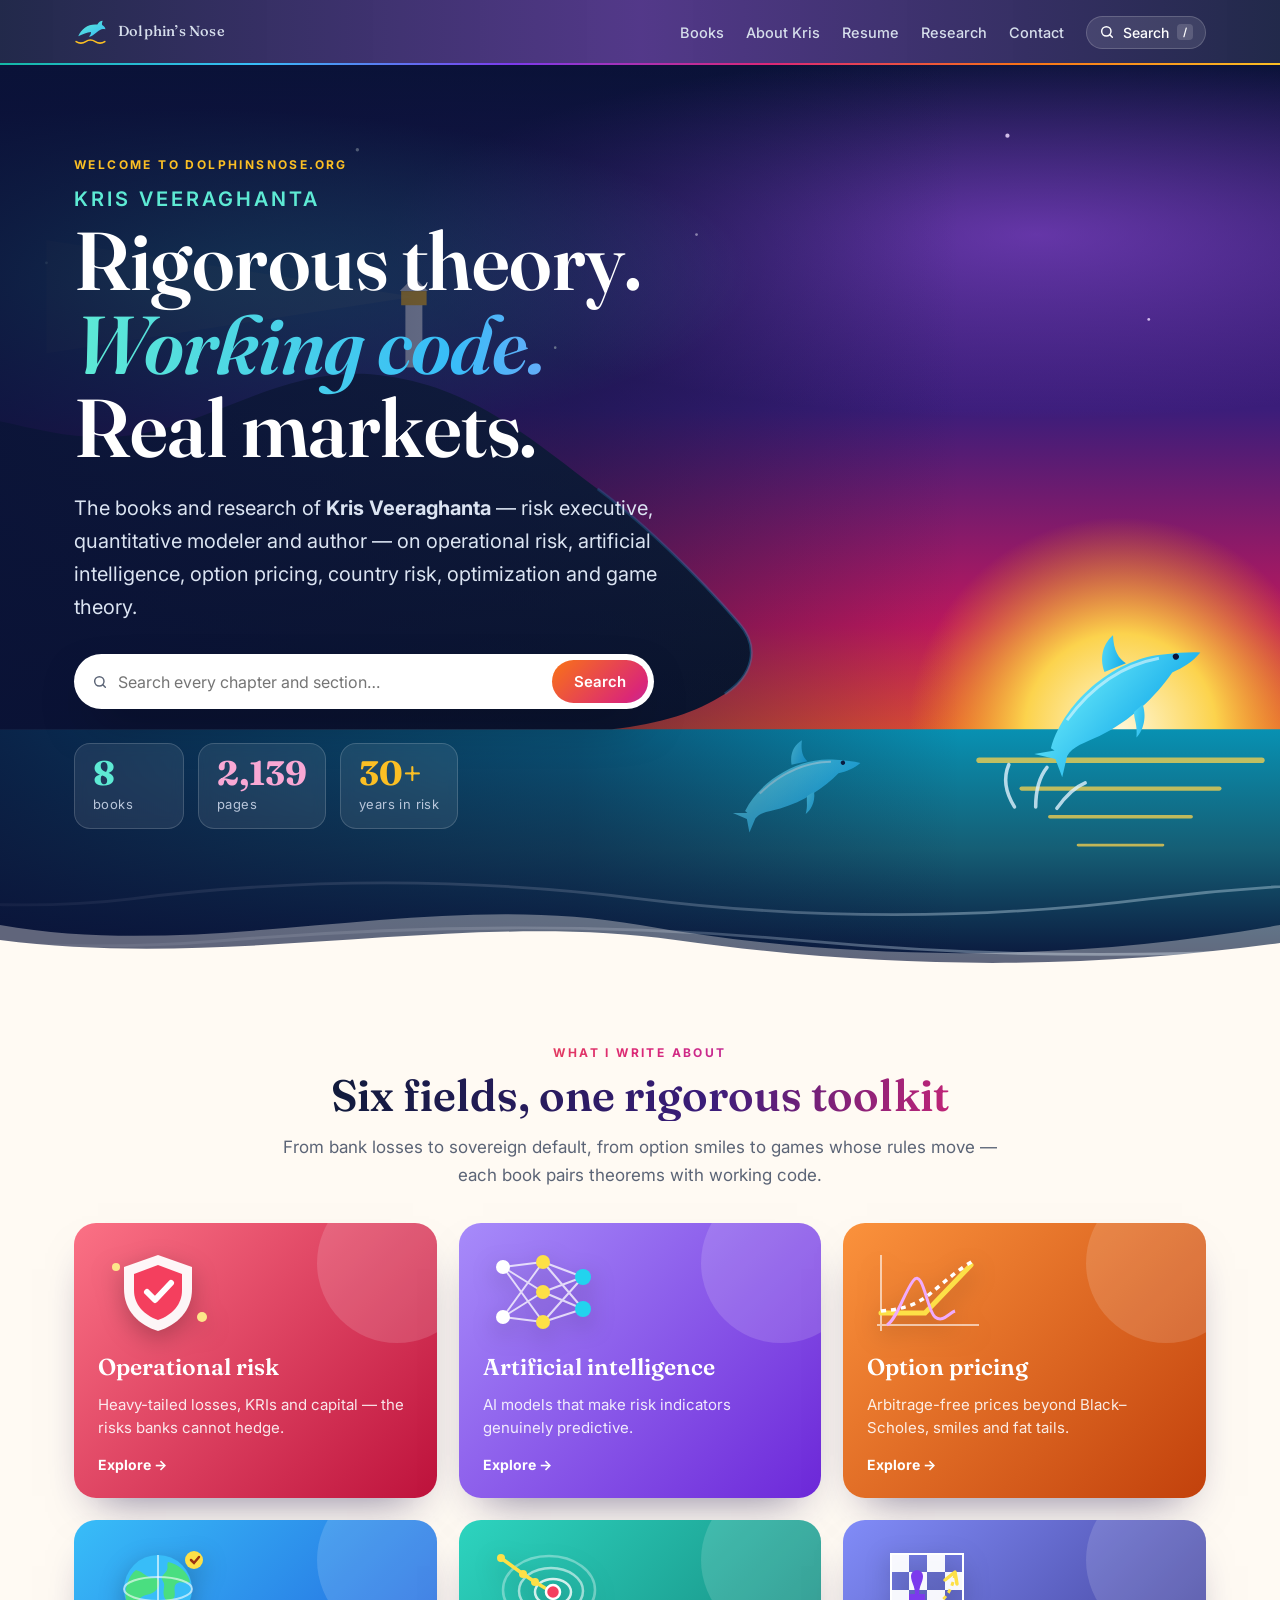
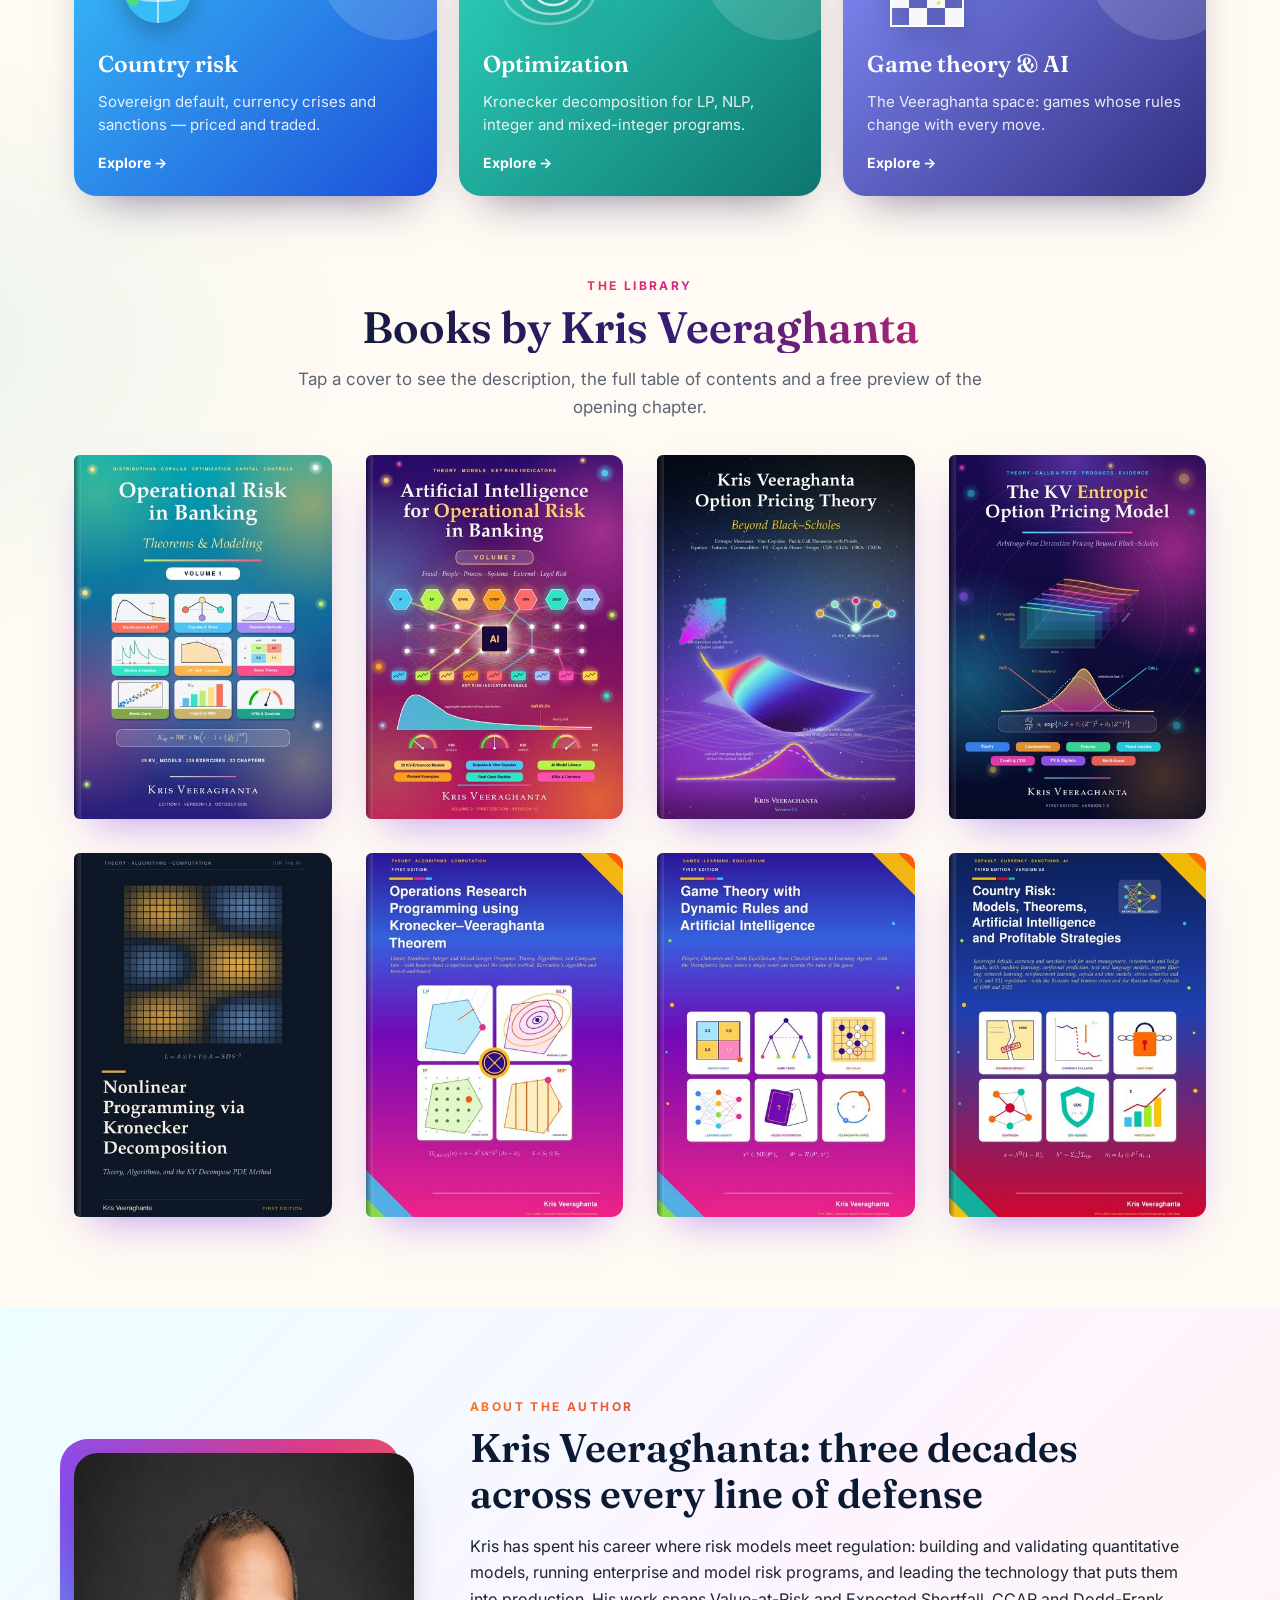
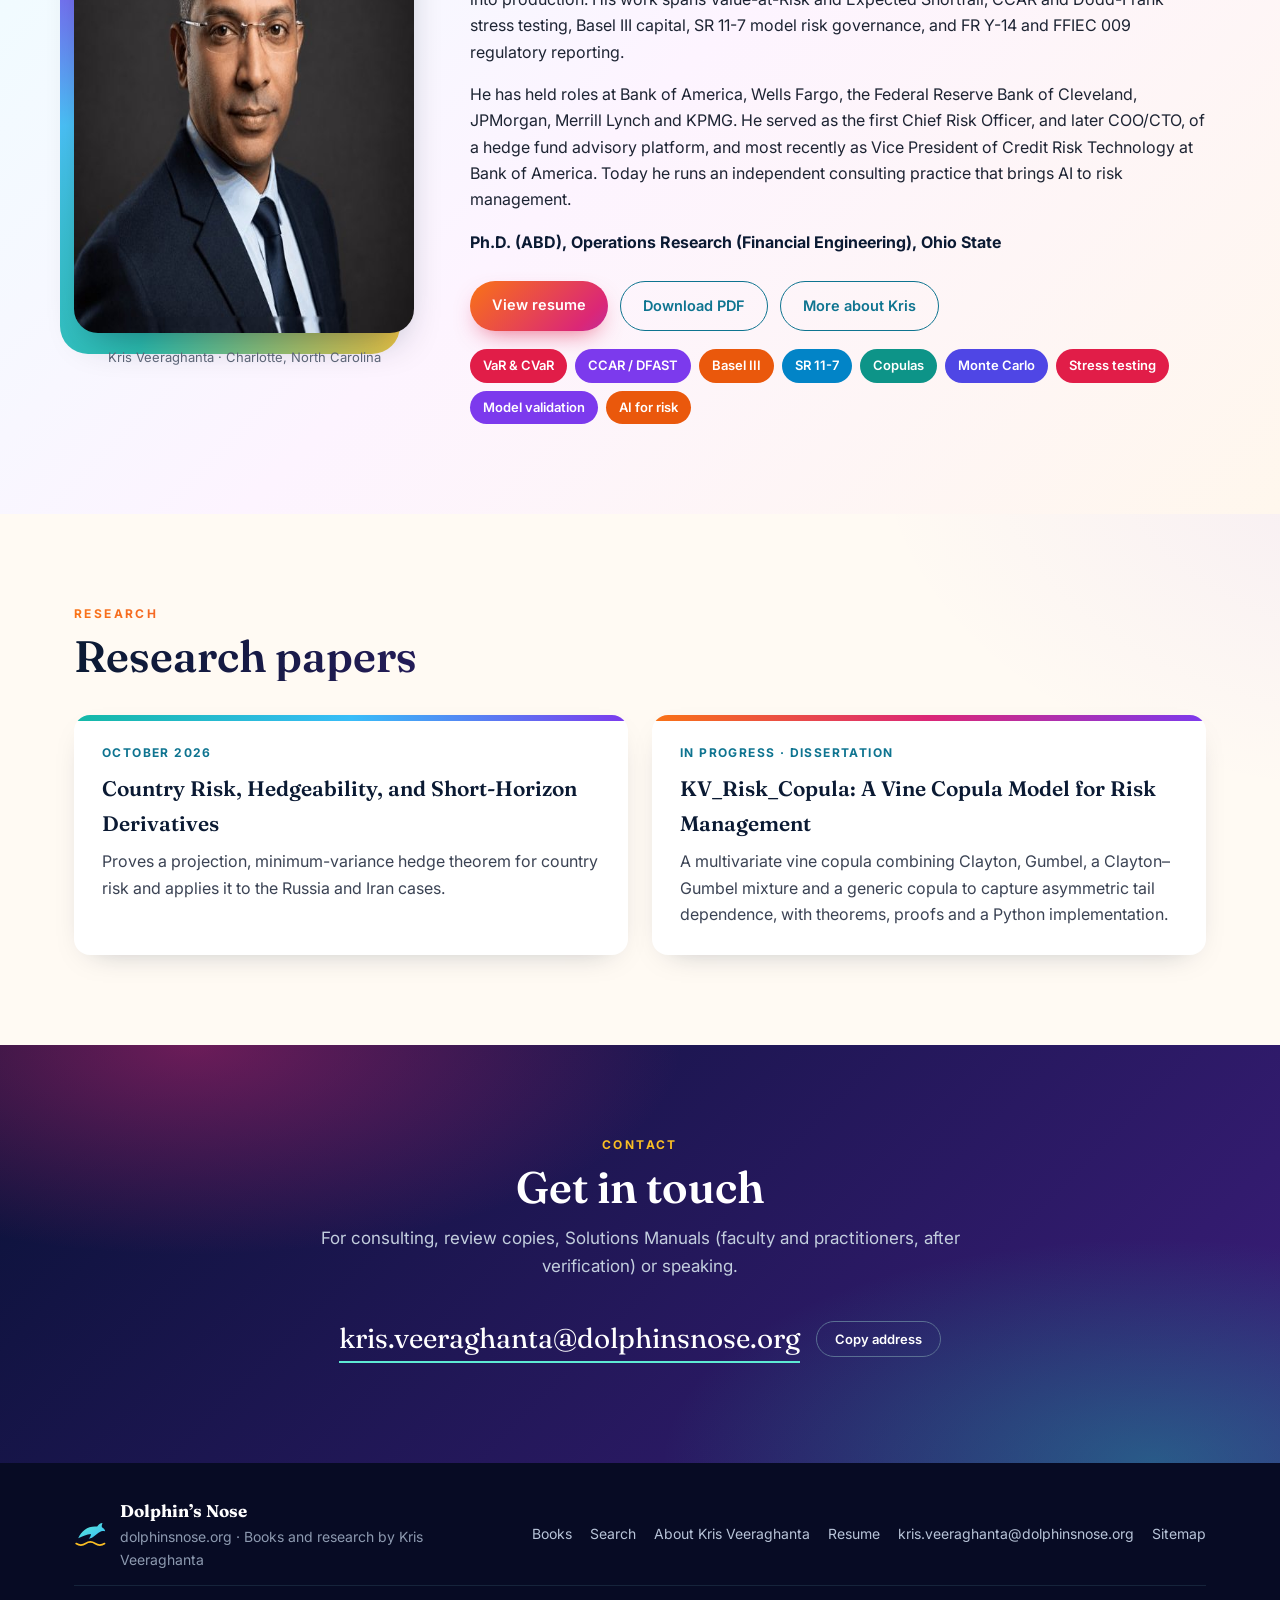
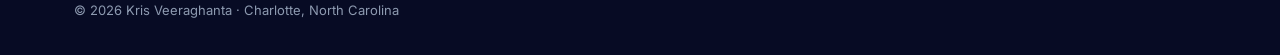
<file: index.html>
<!DOCTYPE html>
<html lang="en">
<head>
<meta charset="utf-8">
<meta name="viewport" content="width=device-width, initial-scale=1">
<title>Kris Veeraghanta — Books on Risk, Option Pricing, AI &amp; Optimization | Dolphin’s Nose</title>
<meta name="description" content="Kris Veeraghanta — author of eight books on operational risk in banking, AI for operational risk, option pricing beyond Black–Scholes, country risk, Kronecker decomposition, operations research and game theory. Contents and free chapter previews.">
<meta name="author" content="Kris Veeraghanta">
<meta name="keywords" content="Kris Veeraghanta, Veeraghanta, Kris Veeraghanta books, operational risk in banking, AI operational risk, option pricing theory, beyond Black-Scholes, KV entropic option pricing, country risk, sovereign default, KV_Risk_Copula, vine copula, Kronecker-Veeraghanta, nonlinear programming, operations research, game theory dynamic rules, Veeraghanta space, quantitative finance, risk management, Dolphin&#x27;s Nose">
<meta name="robots" content="index, follow, max-image-preview:large">
<link rel="canonical" href="https://dolphinsnose.org/">
<meta property="og:type" content="website">
<meta property="og:locale" content="en_US">
<meta name="twitter:title" content="Kris Veeraghanta — Books on Risk, Option Pricing, AI &amp; Optimization | Dolphin’s Nose">
<meta name="twitter:description" content="Kris Veeraghanta — author of eight books on operational risk in banking, AI for operational risk, option pricing beyond Black–Scholes, country risk, Kronecker decomposition, operations research and game theory. Contents and free chapter previews.">
<meta name="twitter:image" content="https://dolphinsnose.org/img/og-image.jpg">
<link rel="alternate" type="text/plain" href="/llms.txt" title="LLM summary">
<meta property="og:site_name" content="Dolphin's Nose · Kris Veeraghanta">
<meta property="og:title" content="Kris Veeraghanta — Books on Risk, Option Pricing, AI &amp; Optimization | Dolphin’s Nose">
<meta property="og:description" content="Kris Veeraghanta — author of eight books on operational risk in banking, AI for operational risk, option pricing beyond Black–Scholes, country risk, Kronecker decomposition, operations research and game theory. Contents and free chapter previews.">
<meta property="og:url" content="https://dolphinsnose.org/">
<meta property="og:image" content="https://dolphinsnose.org/img/og-image.jpg">
<meta name="twitter:card" content="summary_large_image">
<meta name="google-site-verification" content="7df3JsyQjXDO4Yy1PPxPUbqa0fzQI_dQc77vclcpmEM">
<meta name="theme-color" content="#0b1a33">
<link rel="icon" href="/img/favicon.svg" type="image/svg+xml">
<link rel="sitemap" type="application/xml" href="/sitemap.xml">
<link rel="preconnect" href="https://fonts.googleapis.com">
<link rel="preconnect" href="https://fonts.gstatic.com" crossorigin>
<link href="https://fonts.googleapis.com/css2?family=Fraunces:ital,opsz,wght@0,9..144,400;0,9..144,600;0,9..144,700;1,9..144,400&family=Inter:wght@400;500;600;700&display=swap" rel="stylesheet">
<link rel="stylesheet" href="style.css">
<script type="application/ld+json">[{"@context": "https://schema.org", "@type": "WebSite", "name": "Dolphin's Nose — Kris Veeraghanta", "url": "https://dolphinsnose.org/", "potentialAction": {"@type": "SearchAction", "target": "https://dolphinsnose.org/search.html?q={search_term_string}", "query-input": "required name=search_term_string"}}, {"@context": "https://schema.org", "@type": "Person", "@id": "https://dolphinsnose.org/#kris", "name": "Kris Veeraghanta", "givenName": "Kris", "familyName": "Veeraghanta", "url": "https://dolphinsnose.org/about.html", "image": "https://dolphinsnose.org/img/kris-veeraghanta.jpg", "email": "mailto:kris.veeraghanta@dolphinsnose.org", "jobTitle": "Risk executive, quantitative modeler and author", "description": "Kris Veeraghanta is a risk executive, quantitative modeler and author with more than 30 years in financial risk management at Bank of America, Wells Fargo, the Federal Reserve Bank of Cleveland, JPMorgan, Merrill Lynch and KPMG.", "address": {"@type": "PostalAddress", "addressLocality": "Charlotte", "addressRegion": "NC", "addressCountry": "US"}, "alumniOf": {"@type": "CollegeOrUniversity", "name": "The Ohio State University"}, "hasCredential": "Ph.D. (ABD), Operations Research (Financial Engineering), Ohio State", "knowsAbout": ["Operational risk", "Credit risk", "Market risk", "Country risk", "Option pricing", "Copulas", "Vine copulas", "Monte Carlo simulation", "Stress testing", "Model risk management", "Basel III", "Artificial intelligence in risk management", "Game theory", "Nonlinear programming", "Operations research"]}, {"@context": "https://schema.org", "@type": "ItemList", "name": "Books by Kris Veeraghanta", "itemListElement": [{"@type": "ListItem", "position": 1, "url": "https://dolphinsnose.org/books/oprisk-vol1.html", "name": "Operational Risk in Banking"}, {"@type": "ListItem", "position": 2, "url": "https://dolphinsnose.org/books/ai-oprisk-vol2.html", "name": "Artificial Intelligence for Operational Risk in Banking"}, {"@type": "ListItem", "position": 3, "url": "https://dolphinsnose.org/books/option-pricing.html", "name": "Kris Veeraghanta Option Pricing Theory"}, {"@type": "ListItem", "position": 4, "url": "https://dolphinsnose.org/books/entropic.html", "name": "The KV Entropic Option Pricing Model"}, {"@type": "ListItem", "position": 5, "url": "https://dolphinsnose.org/books/decompose-pde.html", "name": "Nonlinear Programming via Kronecker Decomposition"}, {"@type": "ListItem", "position": 6, "url": "https://dolphinsnose.org/books/or-programming.html", "name": "Operations Research Programming using Kronecker–Veeraghanta Theorem"}, {"@type": "ListItem", "position": 7, "url": "https://dolphinsnose.org/books/game-theory.html", "name": "Game Theory with Dynamic Rules and Artificial Intelligence"}, {"@type": "ListItem", "position": 8, "url": "https://dolphinsnose.org/books/country-risk.html", "name": "Country Risk: Models, Theorems, Artificial Intelligence and Profitable Strategies"}]}, {"@context": "https://schema.org", "@type": "ProfilePage", "url": "https://dolphinsnose.org/", "name": "Kris Veeraghanta", "mainEntity": {"@id": "https://dolphinsnose.org/#kris"}}]</script>
</head>
<body>
<header class="nav"><div class="wrap">
  <a class="brand" href="/index.html" aria-label="Dolphin's Nose home"><svg class="mark" viewBox="0 0 64 64" aria-hidden="true"><defs><linearGradient id="dg" x1="0" y1="0" x2="1" y2="1"><stop offset="0" stop-color="#5eead4"/><stop offset="1" stop-color="#38bdf8"/></linearGradient></defs><path fill="url(#dg)" d="M8 40c6-15 20-24 36-22 2-4 6-7 10-7-1 3-2 6-1 8 4 2 6 5 6 8-4-1-7-1-10 1-7 4-12 11-21 13 3-3 4-6 4-9-8 1-15 4-24 8z"/><path d="M4 50c6 4 12 4 18 0s12-4 18 0 12 4 18 0" fill="none" stroke="#fbbf24" stroke-width="3" stroke-linecap="round"/></svg><span>Dolphin’s Nose</span></a>
  <nav><ul>
    <li><a href="/index.html#books">Books</a></li>
    <li class="hide-sm"><a href="/about.html">About Kris</a></li>
    <li><a href="/resume.html">Resume</a></li>
    <li class="hide-sm"><a href="/index.html#research">Research</a></li>
    <li><a href="/index.html#contact">Contact</a></li>
    <li><button class="search-btn" type="button" data-open-search aria-label="Search the site"><svg viewBox="0 0 24 24" width="16" height="16" aria-hidden="true"><circle cx="11" cy="11" r="7" fill="none" stroke="currentColor" stroke-width="2.2"/><path d="M20 20l-4.2-4.2" stroke="currentColor" stroke-width="2.2" stroke-linecap="round"/></svg><span class="hide-sm">Search</span><kbd class="hide-sm">/</kbd></button></li>
  </ul></nav>
</div></header>

<main id="top">
<section class="hero">
  <svg class="hero-art" viewBox="0 0 1440 640" preserveAspectRatio="xMidYMid slice" aria-hidden="true">
<defs>
 <linearGradient id="sky" x1="0" y1="0" x2="0" y2="1"><stop offset="0" stop-color="#0a1238"/><stop offset=".38" stop-color="#3b1d7a"/><stop offset=".62" stop-color="#be185d"/><stop offset=".82" stop-color="#f97316"/><stop offset="1" stop-color="#fcd34d"/></linearGradient><radialGradient id="aur1" cx=".5" cy=".5" r=".5"><stop offset="0" stop-color="#2dd4bf" stop-opacity=".55"/><stop offset="1" stop-color="#2dd4bf" stop-opacity="0"/></radialGradient><radialGradient id="aur2" cx=".5" cy=".5" r=".5"><stop offset="0" stop-color="#a855f7" stop-opacity=".5"/><stop offset="1" stop-color="#a855f7" stop-opacity="0"/></radialGradient><linearGradient id="dolph" x1="0" y1="0" x2="1" y2="1"><stop offset="0" stop-color="#67e8f9"/><stop offset="1" stop-color="#0ea5e9"/></linearGradient>
 <radialGradient id="sun" cx=".5" cy=".5" r=".5"><stop offset="0" stop-color="#fff7d6"/><stop offset=".45" stop-color="#fcd34d"/><stop offset="1" stop-color="#f59e0b" stop-opacity="0"/></radialGradient>
 <linearGradient id="sea" x1="0" y1="0" x2="0" y2="1"><stop offset="0" stop-color="#0891b2"/><stop offset=".5" stop-color="#155e75"/><stop offset="1" stop-color="#0a1238"/></linearGradient>
 <linearGradient id="cliff" x1="0" y1="0" x2="0" y2="1"><stop offset="0" stop-color="#16263f"/><stop offset="1" stop-color="#0a1426"/></linearGradient>
</defs>
<rect width="1440" height="640" fill="url(#sky)"/>
<g class="stars" fill="#fff" opacity=".85"><circle cx="120" cy="70" r="1.4"/><circle cx="300" cy="140" r="1"/><circle cx="520" cy="60" r="1.2"/><circle cx="760" cy="120" r="1"/><circle cx="980" cy="50" r="1.5"/><circle cx="1210" cy="110" r="1.1"/><circle cx="1360" cy="40" r="1"/><circle cx="660" cy="200" r=".9"/><circle cx="1080" cy="180" r="1"/></g>
<g class="aurora"><ellipse class="a1" cx="380" cy="150" rx="420" ry="120" fill="url(#aur1)"/><ellipse class="a2" cx="1000" cy="120" rx="460" ry="130" fill="url(#aur2)"/></g><circle cx="1060" cy="470" r="150" fill="url(#sun)"/>
<path d="M0 470 L1440 470 L1440 640 L0 640Z" fill="url(#sea)"/>
<g stroke="#fcd34d" stroke-linecap="round" opacity=".75"><path d="M960 492h200" stroke-width="4"/><path d="M990 512h140" stroke-width="3"/><path d="M1010 532h100" stroke-width="2.5"/><path d="M1030 552h60" stroke-width="2"/></g>
<path d="M0 470 L0 300 C 70 290 120 250 190 245 C 260 240 300 270 360 262 C 420 254 470 210 540 220 C 600 228 640 262 690 300 C 720 322 760 360 790 395 C 805 412 800 432 780 445 C 760 458 735 466 700 470 Z" fill="url(#cliff)"/>
<path d="M690 300 C 720 322 760 360 790 395 C 805 412 800 432 780 445" fill="none" stroke="#38bdf8" stroke-opacity=".35" stroke-width="2"/>
<g transform="translate(560 214)"><rect x="-6" y="-46" width="12" height="46" fill="#e2e8f0"/><rect x="-9" y="-54" width="18" height="10" fill="#fbbf24"/><path d="M-10 -54 L0 -64 L10 -54Z" fill="#e2e8f0"/><path d="M0 -50 L-260 -90 L-260 -10Z" fill="#fde68a" opacity=".08"/></g>
<g fill="#0b1a33" opacity=".85"><path d="M1240 520 c18-22 46-30 72-24 4-6 10-9 16-9-2 5-2 9-1 12 6 3 9 7 9 12-6-2-11-1-15 1-11 7-19 17-33 20 4-4 6-9 6-13-13 1-24 5-38 12z"/></g>
<g stroke="#e0f2fe" stroke-opacity=".35" fill="none" stroke-width="2"><path d="M0 590 C 120 575 240 605 360 590 S 600 575 720 590 S 960 605 1080 590 S 1320 575 1440 590"/><path d="M0 620 C 140 607 280 632 420 620 S 700 607 840 620 S 1120 632 1260 620 S 1400 610 1440 615"/></g>
<g class="leap l1"><g transform="translate(985 455) rotate(-32) scale(1.35)" fill="url(#dolph)" opacity="1"><path d="M5 28C25 10 60 6 82 18C88 21 94 24 98 27C92 29 86 29 80 28C66 34 48 38 30 36C22 35 15 33 10 36L2 44L4 34L-4 26L6 30Z"/><path d="M50 9C52 0 58-4 64-5C60 2 60 7 62 11Z"/><path d="M58 34C56 42 50 46 46 47C50 42 50 38 52 35Z"/><circle cx="86" cy="22" r="1.6" fill="#0a1238"/><path d="M20 20C40 12 60 11 78 18" stroke="#fff" stroke-opacity=".5" stroke-width="1.5" fill="none"/></g></g><g class="leap l2"><g transform="translate(780 505) rotate(-22) scale(0.95)" fill="url(#dolph)" opacity="0.9"><path d="M5 28C25 10 60 6 82 18C88 21 94 24 98 27C92 29 86 29 80 28C66 34 48 38 30 36C22 35 15 33 10 36L2 44L4 34L-4 26L6 30Z"/><path d="M50 9C52 0 58-4 64-5C60 2 60 7 62 11Z"/><path d="M58 34C56 42 50 46 46 47C50 42 50 38 52 35Z"/><circle cx="86" cy="22" r="1.6" fill="#0a1238"/><path d="M20 20C40 12 60 11 78 18" stroke="#fff" stroke-opacity=".5" stroke-width="1.5" fill="none"/></g></g><g class="splash" stroke="#e0f2fe" stroke-linecap="round" fill="none" stroke-width="2.5" opacity=".8"><path d="M985 525q-10-16-4-30"/><path d="M1000 525q0-18 8-28"/><path d="M1015 526q10-14 20-18"/></g></svg>
  <div class="wrap hero-in">
    <div class="eyebrow">Welcome to dolphinsnose.org</div>
    <h1><span class="hero-name">Kris Veeraghanta</span>Rigorous theory.<br><em>Working code.</em><br>Real markets.</h1>
    <p class="lede">The books and research of <b>Kris Veeraghanta</b> — risk executive, quantitative modeler and author — on operational risk, artificial intelligence, option pricing, country risk, optimization and game theory.</p>
    <form class="hero-search" action="search.html" role="search" data-hero-search>
      <svg viewBox="0 0 24 24" width="16" height="16" aria-hidden="true"><circle cx="11" cy="11" r="7" fill="none" stroke="currentColor" stroke-width="2.2"/><path d="M20 20l-4.2-4.2" stroke="currentColor" stroke-width="2.2" stroke-linecap="round"/></svg><input name="q" type="search" placeholder="Search every chapter and section…" aria-label="Search the books">
      <button type="submit">Search</button>
    </form>
    <div class="hero-stats vivid">
      <div><b>8</b><span>books</span></div>
      <div><b>2,139</b><span>pages</span></div>
      <div><b>30+</b><span>years in risk</span></div>
    </div>
  </div>
  <svg class="waves" viewBox="0 0 1440 120" preserveAspectRatio="none" aria-hidden="true"><path d="M0 60 C 240 110 480 10 720 60 S 1200 110 1440 60 V120 H0Z" fill="currentColor" opacity=".35"/><path d="M0 80 C 260 120 520 40 760 80 S 1220 120 1440 84 V120 H0Z" fill="currentColor"/></svg>
</section>

<section class="topics-sec" aria-label="Topics">
  <div class="wrap">
    <div class="sec-head center"><div class="eyebrow">What I write about</div><h2>Six fields, one rigorous toolkit</h2><p>From bank losses to sovereign default, from option smiles to games whose rules move — each book pairs theorems with working code.</p></div>
    <div class="topics"><a class="topic t-rose" href="books/oprisk-vol1.html"><span class="t-art"><svg viewBox="0 0 120 90" aria-hidden="true"><path d="M60 8l34 12v22c0 22-15 36-34 42C41 78 26 64 26 42V20z" fill="#fff" opacity=".95"/><path d="M60 18l24 9v16c0 15-10 25-24 30-14-5-24-15-24-30V27z" fill="#f43f5e"/><path d="M49 45l8 8 16-17" stroke="#fff" stroke-width="6" fill="none" stroke-linecap="round" stroke-linejoin="round"/><circle cx="18" cy="20" r="4" fill="#fde68a"/><circle cx="104" cy="70" r="5" fill="#fde68a"/></svg></span><h3>Operational risk</h3><p>Heavy-tailed losses, KRIs and capital — the risks banks cannot hedge.</p><span class="t-go">Explore →</span></a><a class="topic t-violet" href="books/ai-oprisk-vol2.html"><span class="t-art"><svg viewBox="0 0 120 90" aria-hidden="true"><g stroke="#fff" stroke-opacity=".75" stroke-width="2"><path d="M20 20L60 15M20 20L60 45M20 20L60 75M20 70L60 15M20 70L60 45M20 70L60 75M60 15L100 30M60 45L100 30M60 75L100 30M60 15L100 62M60 45L100 62M60 75L100 62"/></g><g fill="#fff"><circle cx="20" cy="20" r="7"/><circle cx="20" cy="70" r="7"/></g><g fill="#fde047"><circle cx="60" cy="15" r="7"/><circle cx="60" cy="45" r="7"/><circle cx="60" cy="75" r="7"/></g><g fill="#22d3ee"><circle cx="100" cy="30" r="8"/><circle cx="100" cy="62" r="8"/></g></svg></span><h3>Artificial intelligence</h3><p>AI models that make risk indicators genuinely predictive.</p><span class="t-go">Explore →</span></a><a class="topic t-amber" href="books/option-pricing.html"><span class="t-art"><svg viewBox="0 0 120 90" aria-hidden="true"><path d="M10 78H112M14 84V8" stroke="#fff" stroke-opacity=".6" stroke-width="2"/><path d="M14 66L58 66L104 18" stroke="#fde047" stroke-width="5" fill="none" stroke-linecap="round"/><path d="M14 64C40 62 52 56 64 46S92 22 106 14" stroke="#fff" stroke-width="3.5" fill="none" stroke-dasharray="5 5"/><path d="M20 78c10-6 16-30 26-44s14 30 22 36 14-4 20-6" stroke="#f0abfc" stroke-width="3" fill="none"/></svg></span><h3>Option pricing</h3><p>Arbitrage-free prices beyond Black–Scholes, smiles and fat tails.</p><span class="t-go">Explore →</span></a><a class="topic t-sky" href="books/country-risk.html"><span class="t-art"><svg viewBox="0 0 120 90" aria-hidden="true"><circle cx="60" cy="45" r="34" fill="#38bdf8"/><path d="M38 26c8 2 10 8 18 8s6 10 0 14-14 2-16 10-8 4-12-2c-2-10 2-24 10-30zM70 18c10 2 20 10 22 20-6 2-10-2-14 2s2 12-4 16-10-4-8-12-6-8 0-14 2-8 4-12z" fill="#4ade80"/><ellipse cx="60" cy="45" rx="34" ry="12" fill="none" stroke="#fff" stroke-opacity=".6" stroke-width="2"/><path d="M60 11v68" stroke="#fff" stroke-opacity=".6" stroke-width="2"/><circle cx="96" cy="16" r="9" fill="#fde047"/><path d="M93 16l3 3 5-6" stroke="#9a3412" stroke-width="2.5" fill="none" stroke-linecap="round"/></svg></span><h3>Country risk</h3><p>Sovereign default, currency crises and sanctions — priced and traded.</p><span class="t-go">Explore →</span></a><a class="topic t-teal" href="books/or-programming.html"><span class="t-art"><svg viewBox="0 0 120 90" aria-hidden="true"><g fill="none" stroke="#fff" stroke-width="2.5"><ellipse cx="66" cy="46" rx="46" ry="34" stroke-opacity=".35"/><ellipse cx="68" cy="47" rx="32" ry="23" stroke-opacity=".55"/><ellipse cx="70" cy="48" rx="18" ry="13" stroke-opacity=".8"/></g><path d="M18 14L40 30 52 38 62 44 70 48" stroke="#fde047" stroke-width="3.5" fill="none" stroke-linecap="round" stroke-linejoin="round"/><g fill="#fde047"><circle cx="18" cy="14" r="4"/><circle cx="40" cy="30" r="4"/><circle cx="52" cy="38" r="4"/></g><circle cx="70" cy="48" r="7" fill="#f43f5e" stroke="#fff" stroke-width="2.5"/></svg></span><h3>Optimization</h3><p>Kronecker decomposition for LP, NLP, integer and mixed-integer programs.</p><span class="t-go">Explore →</span></a><a class="topic t-indigo" href="books/game-theory.html"><span class="t-art"><svg viewBox="0 0 120 90" aria-hidden="true"><g transform="translate(24 10)"><g fill="#fff" opacity=".95"><rect width="18" height="18"/><rect x="36" width="18" height="18"/><rect x="18" y="18" width="18" height="18"/><rect x="54" y="18" width="18" height="18"/><rect y="36" width="18" height="18"/><rect x="36" y="36" width="18" height="18"/><rect x="18" y="54" width="18" height="18"/><rect x="54" y="54" width="18" height="18"/></g><rect width="72" height="72" fill="none" stroke="#fff" stroke-width="2"/></g><path d="M52 50c0-8 4-12 4-18a6 6 0 1 0-12 0c0 6 4 10 4 18h-6v6h16v-6z" fill="#7c3aed"/><path d="M78 36l10-8 2 12" stroke="#fde047" stroke-width="3.5" fill="none" stroke-linecap="round" stroke-linejoin="round"/><path d="M70 60q14-8 18-30" stroke="#fde047" stroke-width="3" fill="none" stroke-dasharray="4 4"/></svg></span><h3>Game theory & AI</h3><p>The Veeraghanta space: games whose rules change with every move.</p><span class="t-go">Explore →</span></a></div>
  </div>
</section>

<section id="books" class="books-sec">
  <div class="wrap">
    <div class="sec-head center">
      <div class="eyebrow">The library</div>
      <h2>Books by Kris Veeraghanta</h2>
      <p>Tap a cover to see the description, the full table of contents and a free preview of the opening chapter.</p>
    </div>
    <div class="covers"><a class="cover-card" href="books/oprisk-vol1.html" aria-label="Operational Risk in Banking"><img src="img/oprisk-vol1-thumb.jpg" width="420" height="594" loading="lazy" alt="Cover of Operational Risk in Banking by Kris Veeraghanta"><span class="sheen"></span></a><a class="cover-card" href="books/ai-oprisk-vol2.html" aria-label="Artificial Intelligence for Operational Risk in Banking"><img src="img/ai-oprisk-vol2-thumb.jpg" width="420" height="594" loading="lazy" alt="Cover of Artificial Intelligence for Operational Risk in Banking by Kris Veeraghanta"><span class="sheen"></span></a><a class="cover-card" href="books/option-pricing.html" aria-label="Kris Veeraghanta Option Pricing Theory"><img src="img/option-pricing-thumb.jpg" width="420" height="594" loading="lazy" alt="Cover of Kris Veeraghanta Option Pricing Theory by Kris Veeraghanta"><span class="sheen"></span></a><a class="cover-card" href="books/entropic.html" aria-label="The KV Entropic Option Pricing Model"><img src="img/entropic-thumb.jpg" width="420" height="594" loading="lazy" alt="Cover of The KV Entropic Option Pricing Model by Kris Veeraghanta"><span class="sheen"></span></a><a class="cover-card" href="books/decompose-pde.html" aria-label="Nonlinear Programming via Kronecker Decomposition"><img src="img/decompose-pde-thumb.jpg" width="420" height="594" loading="lazy" alt="Cover of Nonlinear Programming via Kronecker Decomposition by Kris Veeraghanta"><span class="sheen"></span></a><a class="cover-card" href="books/or-programming.html" aria-label="Operations Research Programming using Kronecker–Veeraghanta Theorem"><img src="img/or-programming-thumb.jpg" width="420" height="594" loading="lazy" alt="Cover of Operations Research Programming using Kronecker–Veeraghanta Theorem by Kris Veeraghanta"><span class="sheen"></span></a><a class="cover-card" href="books/game-theory.html" aria-label="Game Theory with Dynamic Rules and Artificial Intelligence"><img src="img/game-theory-thumb.jpg" width="420" height="594" loading="lazy" alt="Cover of Game Theory with Dynamic Rules and Artificial Intelligence by Kris Veeraghanta"><span class="sheen"></span></a><a class="cover-card" href="books/country-risk.html" aria-label="Country Risk: Models, Theorems, Artificial Intelligence and Profitable Strategies"><img src="img/country-risk-thumb.jpg" width="420" height="594" loading="lazy" alt="Cover of Country Risk: Models, Theorems, Artificial Intelligence and Profitable Strategies by Kris Veeraghanta"><span class="sheen"></span></a></div>
  </div>
</section>

<section id="about" class="about-sec">
  <div class="wrap about">
    <figure class="portrait"><img src="img/kris-veeraghanta.jpg" width="480" height="480" alt="Portrait of Kris Veeraghanta" loading="lazy"><figcaption>Kris Veeraghanta · Charlotte, North Carolina</figcaption></figure>
    <div>
      <div class="eyebrow">About the author</div>
      <h2>Kris Veeraghanta: three decades across every line of defense</h2>
      <p>Kris has spent his career where risk models meet regulation: building and validating quantitative models, running enterprise and model risk programs, and leading the technology that puts them into production. His work spans Value-at-Risk and Expected Shortfall, CCAR and Dodd-Frank stress testing, Basel III capital, SR 11-7 model risk governance, and FR Y-14 and FFIEC 009 regulatory reporting.</p>
      <p>He has held roles at Bank of America, Wells Fargo, the Federal Reserve Bank of Cleveland, JPMorgan, Merrill Lynch and KPMG. He served as the first Chief Risk Officer, and later COO/CTO, of a hedge fund advisory platform, and most recently as Vice President of Credit Risk Technology at Bank of America. Today he runs an independent consulting practice that brings AI to risk management.</p>
      <p class="degree"><b>Ph.D. (ABD), Operations Research (Financial Engineering), Ohio State</b></p>
      <div class="btns"><a class="btn primary" href="resume.html">View resume</a><a class="btn outline" href="resume/Kris_Veeraghanta_Resume.pdf" target="_blank" rel="noopener">Download PDF</a><a class="btn outline" href="about.html">More about Kris</a></div>
      <div class="chips"><span>VaR &amp; CVaR</span><span>CCAR / DFAST</span><span>Basel III</span><span>SR 11-7</span><span>Copulas</span><span>Monte Carlo</span><span>Stress testing</span><span>Model validation</span><span>AI for risk</span></div>
    </div>
  </div>
</section>

<section id="research" class="research-sec">
  <div class="wrap">
    <div class="sec-head"><div class="eyebrow">Research</div><h2>Research papers</h2></div>
    <div class="papers">
      <article class="paper"><div class="status">October 2026</div><h3>Country Risk, Hedgeability, and Short-Horizon Derivatives</h3><p>Proves a projection, minimum-variance hedge theorem for country risk and applies it to the Russia and Iran cases.</p></article>
      <article class="paper"><div class="status">In progress · Dissertation</div><h3>KV_Risk_Copula: A Vine Copula Model for Risk Management</h3><p>A multivariate vine copula combining Clayton, Gumbel, a Clayton–Gumbel mixture and a generic copula to capture asymmetric tail dependence, with theorems, proofs and a Python implementation.</p></article>
    </div>
  </div>
</section>

<section id="contact" class="contact-sec">
  <div class="wrap">
    <div class="sec-head center"><div class="eyebrow">Contact</div><h2>Get in touch</h2>
    <p>For consulting, review copies, Solutions Manuals (faculty and practitioners, after verification) or speaking.</p></div>
    <div class="email-row"><a class="addr" href="mailto:kris.veeraghanta@dolphinsnose.org">kris.veeraghanta@dolphinsnose.org</a><button class="copy" type="button" data-copy="kris.veeraghanta@dolphinsnose.org">Copy address</button></div>
  </div>
</section>
</main>
<footer><div class="wrap">
  <div class="f-brand"><svg class="mark" viewBox="0 0 64 64" aria-hidden="true"><defs><linearGradient id="dg" x1="0" y1="0" x2="1" y2="1"><stop offset="0" stop-color="#5eead4"/><stop offset="1" stop-color="#38bdf8"/></linearGradient></defs><path fill="url(#dg)" d="M8 40c6-15 20-24 36-22 2-4 6-7 10-7-1 3-2 6-1 8 4 2 6 5 6 8-4-1-7-1-10 1-7 4-12 11-21 13 3-3 4-6 4-9-8 1-15 4-24 8z"/><path d="M4 50c6 4 12 4 18 0s12-4 18 0 12 4 18 0" fill="none" stroke="#fbbf24" stroke-width="3" stroke-linecap="round"/></svg><div><b>Dolphin’s Nose</b><br><span>dolphinsnose.org · Books and research by Kris Veeraghanta</span></div></div>
  <div class="f-links"><a href="/index.html#books">Books</a><a href="/search.html">Search</a><a href="/about.html">About Kris Veeraghanta</a><a href="/resume.html">Resume</a><a href="mailto:kris.veeraghanta@dolphinsnose.org">kris.veeraghanta@dolphinsnose.org</a><a href="/sitemap.xml">Sitemap</a></div>
  <div class="f-copy">© 2026 Kris Veeraghanta · Charlotte, North Carolina</div>
</div></footer>
<div class="search-ov" id="searchOv" hidden>
  <div class="search-box" role="dialog" aria-modal="true" aria-label="Search the site">
    <div class="search-in"><svg viewBox="0 0 24 24" width="16" height="16" aria-hidden="true"><circle cx="11" cy="11" r="7" fill="none" stroke="currentColor" stroke-width="2.2"/><path d="M20 20l-4.2-4.2" stroke="currentColor" stroke-width="2.2" stroke-linecap="round"/></svg><input id="searchQ" type="search" placeholder="Search books, chapters and topics — try “copula”, “Iran”, “Nash”" autocomplete="off"><button type="button" class="esc" data-close-search>Esc</button></div>
    <div class="search-res" id="searchRes"></div>
  </div>
</div>
<script src="search-index.js" defer></script>
<script src="site.js" defer></script>
</body>
</html>
</file>
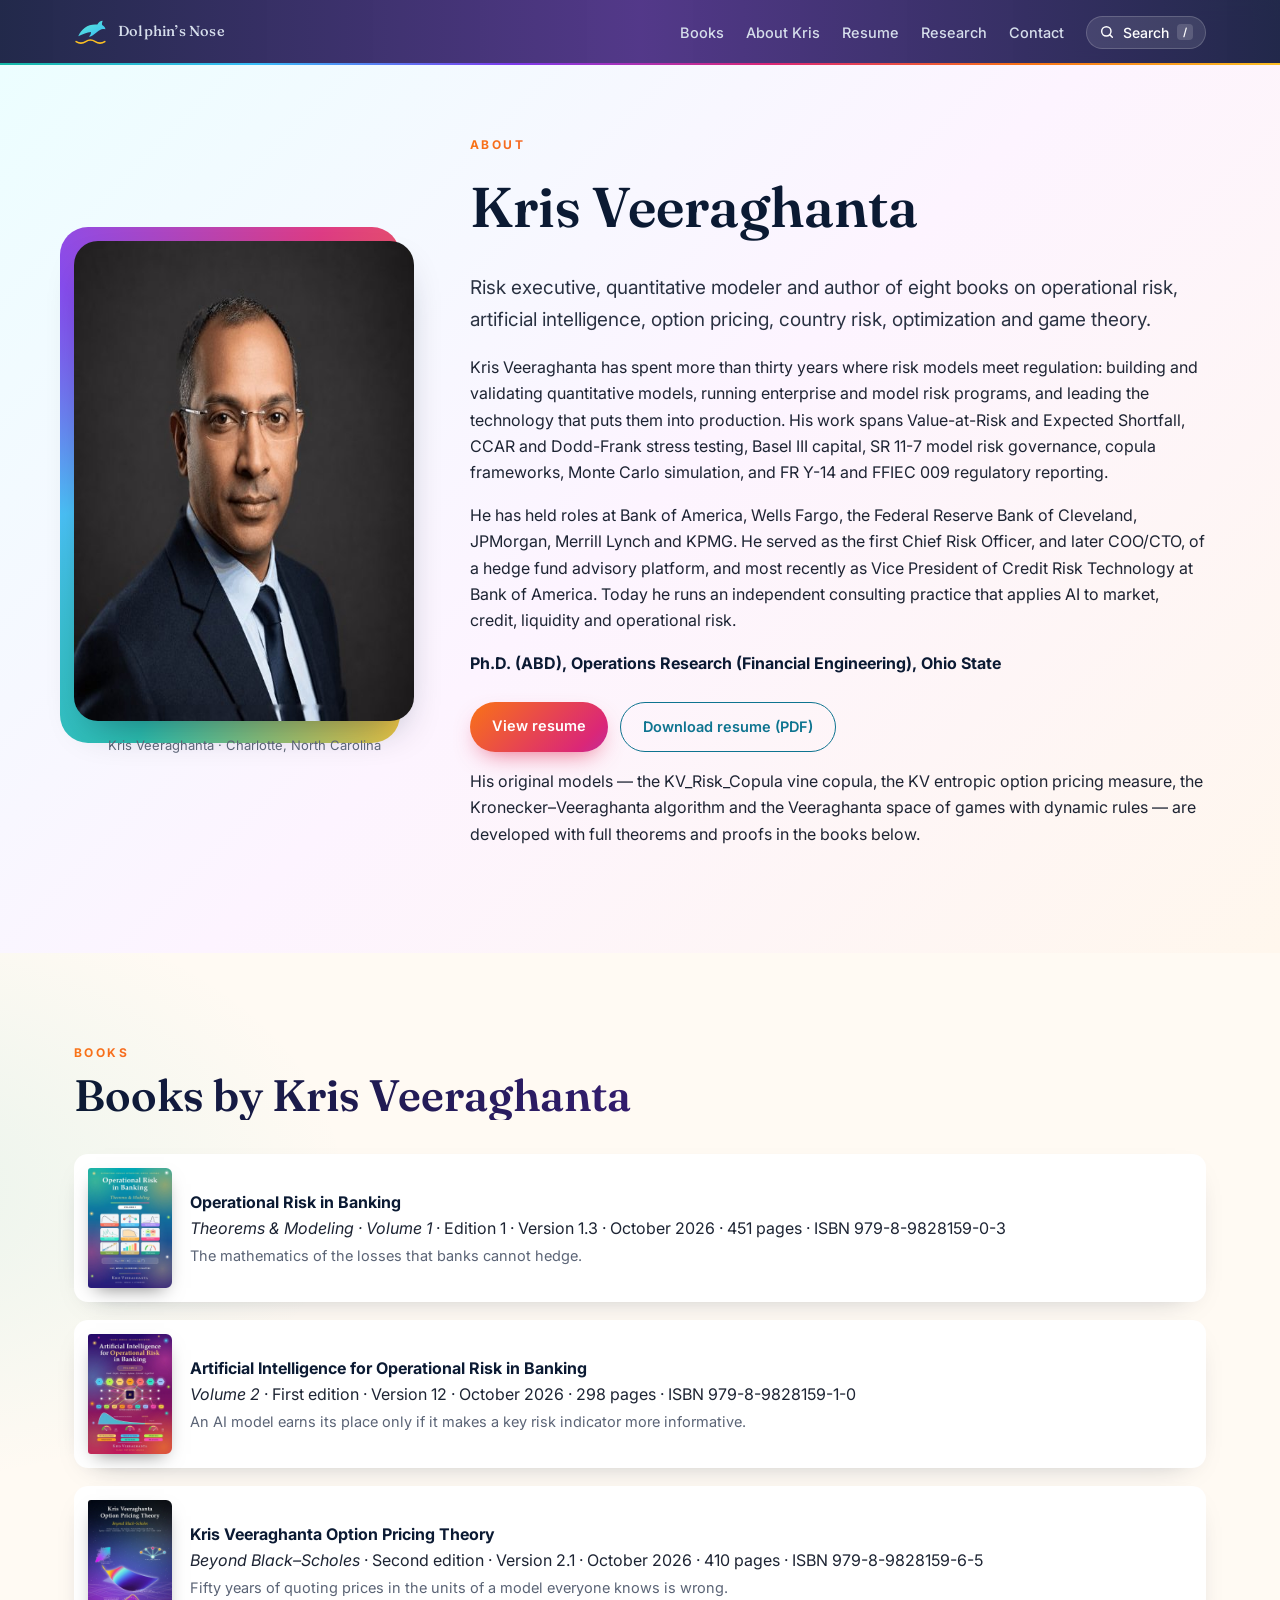
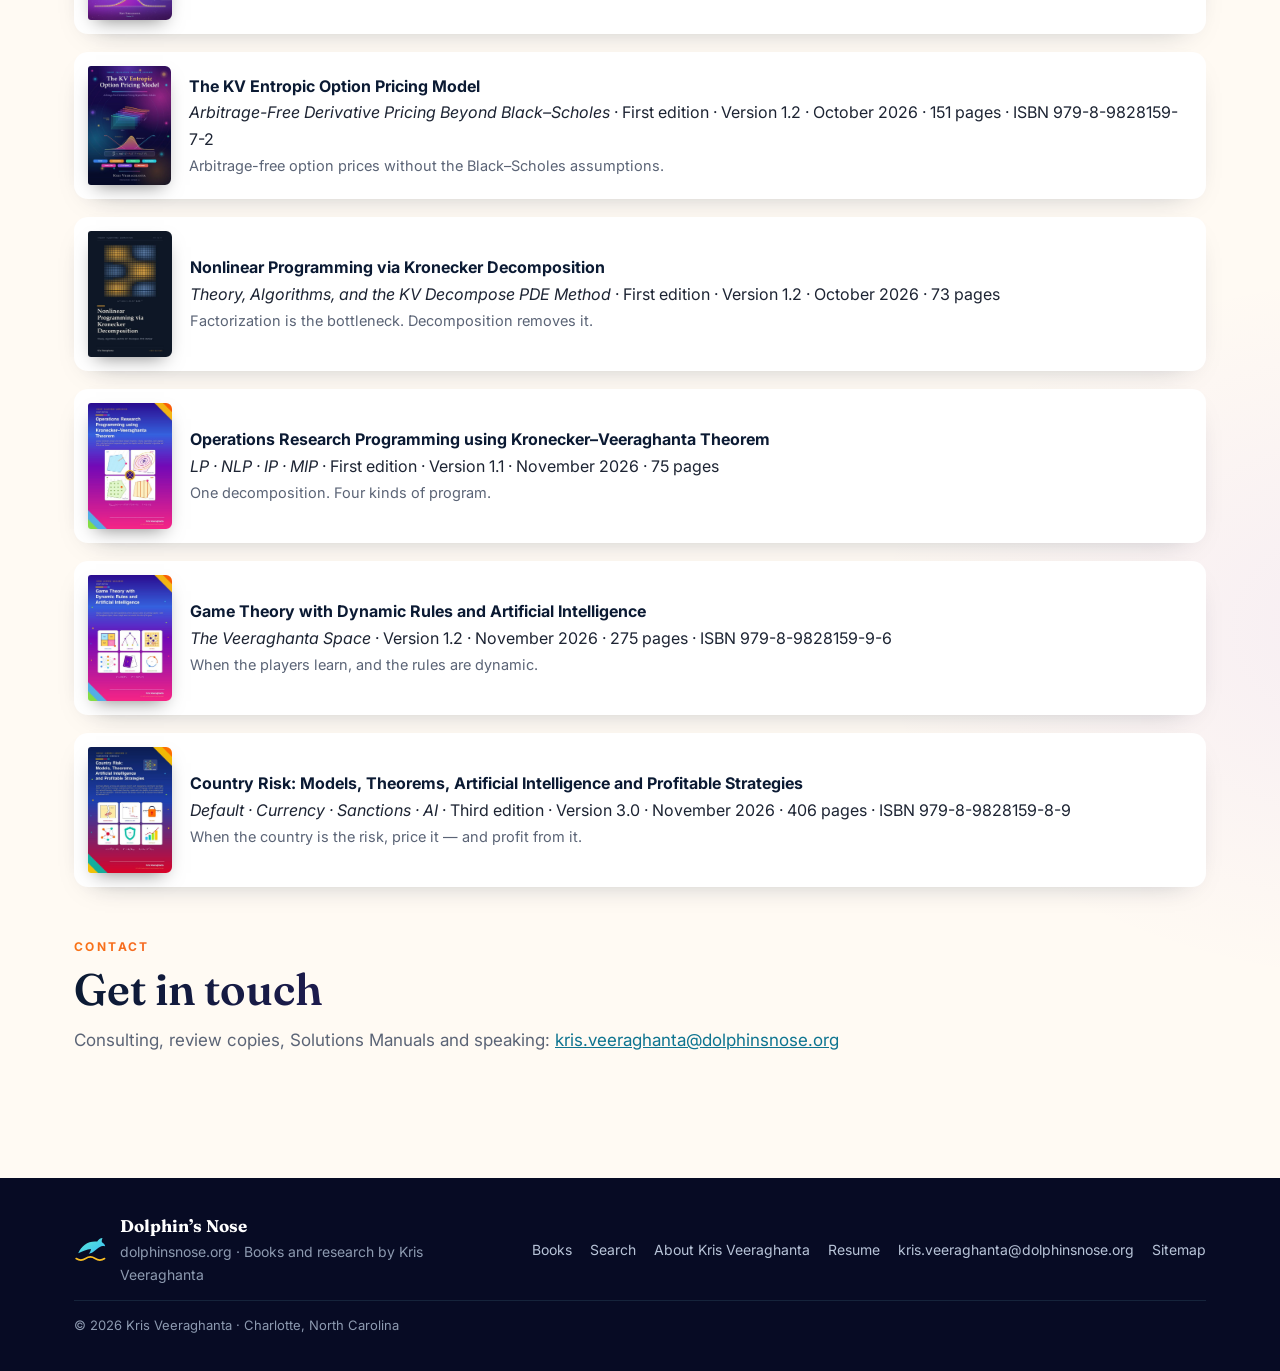
<file: about.html>
<!DOCTYPE html>
<html lang="en">
<head>
<meta charset="utf-8">
<meta name="viewport" content="width=device-width, initial-scale=1">
<title>About Kris Veeraghanta — Risk Executive, Quant and Author</title>
<meta name="description" content="About Kris Veeraghanta: risk executive, quantitative modeler and author with 30+ years at Bank of America, Wells Fargo, the Federal Reserve Bank of Cleveland, JPMorgan, Merrill Lynch and KPMG. Books, research and contact.">
<meta name="author" content="Kris Veeraghanta">
<meta name="keywords" content="Kris Veeraghanta, Veeraghanta, Kris Veeraghanta books, operational risk in banking, AI operational risk, option pricing theory, beyond Black-Scholes, KV entropic option pricing, country risk, sovereign default, KV_Risk_Copula, vine copula, Kronecker-Veeraghanta, nonlinear programming, operations research, game theory dynamic rules, Veeraghanta space, quantitative finance, risk management, Dolphin&#x27;s Nose">
<meta name="robots" content="index, follow, max-image-preview:large">
<link rel="canonical" href="https://dolphinsnose.org/about.html">
<meta property="og:type" content="profile">
<meta property="og:locale" content="en_US">
<meta name="twitter:title" content="About Kris Veeraghanta — Risk Executive, Quant and Author">
<meta name="twitter:description" content="About Kris Veeraghanta: risk executive, quantitative modeler and author with 30+ years at Bank of America, Wells Fargo, the Federal Reserve Bank of Cleveland, JPMorgan, Merrill Lynch and KPMG. Books, research and contact.">
<meta name="twitter:image" content="https://dolphinsnose.org/img/kris-veeraghanta.jpg">
<link rel="alternate" type="text/plain" href="/llms.txt" title="LLM summary">
<meta property="og:site_name" content="Dolphin's Nose · Kris Veeraghanta">
<meta property="og:title" content="About Kris Veeraghanta — Risk Executive, Quant and Author">
<meta property="og:description" content="About Kris Veeraghanta: risk executive, quantitative modeler and author with 30+ years at Bank of America, Wells Fargo, the Federal Reserve Bank of Cleveland, JPMorgan, Merrill Lynch and KPMG. Books, research and contact.">
<meta property="og:url" content="https://dolphinsnose.org/about.html">
<meta property="og:image" content="https://dolphinsnose.org/img/kris-veeraghanta.jpg">
<meta name="twitter:card" content="summary_large_image">
<meta name="google-site-verification" content="7df3JsyQjXDO4Yy1PPxPUbqa0fzQI_dQc77vclcpmEM">
<meta name="theme-color" content="#0b1a33">
<link rel="icon" href="/img/favicon.svg" type="image/svg+xml">
<link rel="sitemap" type="application/xml" href="/sitemap.xml">
<link rel="preconnect" href="https://fonts.googleapis.com">
<link rel="preconnect" href="https://fonts.gstatic.com" crossorigin>
<link href="https://fonts.googleapis.com/css2?family=Fraunces:ital,opsz,wght@0,9..144,400;0,9..144,600;0,9..144,700;1,9..144,400&family=Inter:wght@400;500;600;700&display=swap" rel="stylesheet">
<link rel="stylesheet" href="style.css">
<script type="application/ld+json">[{"@context": "https://schema.org", "@type": "WebSite", "name": "Dolphin's Nose — Kris Veeraghanta", "url": "https://dolphinsnose.org/", "potentialAction": {"@type": "SearchAction", "target": "https://dolphinsnose.org/search.html?q={search_term_string}", "query-input": "required name=search_term_string"}}, {"@context": "https://schema.org", "@type": "Person", "@id": "https://dolphinsnose.org/#kris", "name": "Kris Veeraghanta", "givenName": "Kris", "familyName": "Veeraghanta", "url": "https://dolphinsnose.org/about.html", "image": "https://dolphinsnose.org/img/kris-veeraghanta.jpg", "email": "mailto:kris.veeraghanta@dolphinsnose.org", "jobTitle": "Risk executive, quantitative modeler and author", "description": "Kris Veeraghanta is a risk executive, quantitative modeler and author with more than 30 years in financial risk management at Bank of America, Wells Fargo, the Federal Reserve Bank of Cleveland, JPMorgan, Merrill Lynch and KPMG.", "address": {"@type": "PostalAddress", "addressLocality": "Charlotte", "addressRegion": "NC", "addressCountry": "US"}, "alumniOf": {"@type": "CollegeOrUniversity", "name": "The Ohio State University"}, "hasCredential": "Ph.D. (ABD), Operations Research (Financial Engineering), Ohio State", "knowsAbout": ["Operational risk", "Credit risk", "Market risk", "Country risk", "Option pricing", "Copulas", "Vine copulas", "Monte Carlo simulation", "Stress testing", "Model risk management", "Basel III", "Artificial intelligence in risk management", "Game theory", "Nonlinear programming", "Operations research"]}, {"@context": "https://schema.org", "@type": "ProfilePage", "url": "https://dolphinsnose.org/about.html", "mainEntity": {"@id": "https://dolphinsnose.org/#kris"}}]</script>
</head>
<body>
<header class="nav"><div class="wrap">
  <a class="brand" href="/index.html" aria-label="Dolphin's Nose home"><svg class="mark" viewBox="0 0 64 64" aria-hidden="true"><defs><linearGradient id="dg" x1="0" y1="0" x2="1" y2="1"><stop offset="0" stop-color="#5eead4"/><stop offset="1" stop-color="#38bdf8"/></linearGradient></defs><path fill="url(#dg)" d="M8 40c6-15 20-24 36-22 2-4 6-7 10-7-1 3-2 6-1 8 4 2 6 5 6 8-4-1-7-1-10 1-7 4-12 11-21 13 3-3 4-6 4-9-8 1-15 4-24 8z"/><path d="M4 50c6 4 12 4 18 0s12-4 18 0 12 4 18 0" fill="none" stroke="#fbbf24" stroke-width="3" stroke-linecap="round"/></svg><span>Dolphin’s Nose</span></a>
  <nav><ul>
    <li><a href="/index.html#books">Books</a></li>
    <li class="hide-sm"><a href="/about.html">About Kris</a></li>
    <li><a href="/resume.html">Resume</a></li>
    <li class="hide-sm"><a href="/index.html#research">Research</a></li>
    <li><a href="/index.html#contact">Contact</a></li>
    <li><button class="search-btn" type="button" data-open-search aria-label="Search the site"><svg viewBox="0 0 24 24" width="16" height="16" aria-hidden="true"><circle cx="11" cy="11" r="7" fill="none" stroke="currentColor" stroke-width="2.2"/><path d="M20 20l-4.2-4.2" stroke="currentColor" stroke-width="2.2" stroke-linecap="round"/></svg><span class="hide-sm">Search</span><kbd class="hide-sm">/</kbd></button></li>
  </ul></nav>
</div></header>

<main class="about-page">
<section class="about-sec"><div class="wrap about">
  <figure class="portrait"><img src="img/kris-veeraghanta.jpg" width="480" height="480" alt="Kris Veeraghanta, author and risk executive"><figcaption>Kris Veeraghanta · Charlotte, North Carolina</figcaption></figure>
  <div>
    <div class="eyebrow">About</div>
    <h1 class="about-h1">Kris Veeraghanta</h1>
    <p class="lead">Risk executive, quantitative modeler and author of eight books on operational risk, artificial intelligence, option pricing, country risk, optimization and game theory.</p>
    <p>Kris Veeraghanta has spent more than thirty years where risk models meet regulation: building and validating quantitative models, running enterprise and model risk programs, and leading the technology that puts them into production. His work spans Value-at-Risk and Expected Shortfall, CCAR and Dodd-Frank stress testing, Basel III capital, SR 11-7 model risk governance, copula frameworks, Monte Carlo simulation, and FR Y-14 and FFIEC 009 regulatory reporting.</p>
    <p>He has held roles at Bank of America, Wells Fargo, the Federal Reserve Bank of Cleveland, JPMorgan, Merrill Lynch and KPMG. He served as the first Chief Risk Officer, and later COO/CTO, of a hedge fund advisory platform, and most recently as Vice President of Credit Risk Technology at Bank of America. Today he runs an independent consulting practice that applies AI to market, credit, liquidity and operational risk.</p>
    <p class="degree"><b>Ph.D. (ABD), Operations Research (Financial Engineering), Ohio State</b></p>
    <div class="btns"><a class="btn primary" href="resume.html">View resume</a><a class="btn outline" href="resume/Kris_Veeraghanta_Resume.pdf" target="_blank" rel="noopener">Download resume (PDF)</a></div>
    <p>His original models — the KV_Risk_Copula vine copula, the KV entropic option pricing measure, the Kronecker–Veeraghanta algorithm and the Veeraghanta space of games with dynamic rules — are developed with full theorems and proofs in the books below.</p>
  </div>
</div></section>
<section class="research-sec"><div class="wrap">
  <div class="sec-head"><div class="eyebrow">Books</div><h2>Books by Kris Veeraghanta</h2></div>
  <ul class="booklist"><li><a href="books/oprisk-vol1.html"><img src="img/oprisk-vol1-thumb.jpg" alt="Cover of Operational Risk in Banking by Kris Veeraghanta" width="84" loading="lazy"></a>
      <div><a href="books/oprisk-vol1.html"><b>Operational Risk in Banking</b></a><br><i>Theorems &amp; Modeling · Volume 1</i> · Edition 1 · Version 1.3 · October 2026 · 451 pages · ISBN 979-8-9828159-0-3<br><span>The mathematics of the losses that banks cannot hedge.</span></div></li><li><a href="books/ai-oprisk-vol2.html"><img src="img/ai-oprisk-vol2-thumb.jpg" alt="Cover of Artificial Intelligence for Operational Risk in Banking by Kris Veeraghanta" width="84" loading="lazy"></a>
      <div><a href="books/ai-oprisk-vol2.html"><b>Artificial Intelligence for Operational Risk in Banking</b></a><br><i>Volume 2</i> · First edition · Version 12 · October 2026 · 298 pages · ISBN 979-8-9828159-1-0<br><span>An AI model earns its place only if it makes a key risk indicator more informative.</span></div></li><li><a href="books/option-pricing.html"><img src="img/option-pricing-thumb.jpg" alt="Cover of Kris Veeraghanta Option Pricing Theory by Kris Veeraghanta" width="84" loading="lazy"></a>
      <div><a href="books/option-pricing.html"><b>Kris Veeraghanta Option Pricing Theory</b></a><br><i>Beyond Black–Scholes</i> · Second edition · Version 2.1 · October 2026 · 410 pages · ISBN 979-8-9828159-6-5<br><span>Fifty years of quoting prices in the units of a model everyone knows is wrong.</span></div></li><li><a href="books/entropic.html"><img src="img/entropic-thumb.jpg" alt="Cover of The KV Entropic Option Pricing Model by Kris Veeraghanta" width="84" loading="lazy"></a>
      <div><a href="books/entropic.html"><b>The KV Entropic Option Pricing Model</b></a><br><i>Arbitrage-Free Derivative Pricing Beyond Black–Scholes</i> · First edition · Version 1.2 · October 2026 · 151 pages · ISBN 979-8-9828159-7-2<br><span>Arbitrage-free option prices without the Black–Scholes assumptions.</span></div></li><li><a href="books/decompose-pde.html"><img src="img/decompose-pde-thumb.jpg" alt="Cover of Nonlinear Programming via Kronecker Decomposition by Kris Veeraghanta" width="84" loading="lazy"></a>
      <div><a href="books/decompose-pde.html"><b>Nonlinear Programming via Kronecker Decomposition</b></a><br><i>Theory, Algorithms, and the KV Decompose PDE Method</i> · First edition · Version 1.2 · October 2026 · 73 pages<br><span>Factorization is the bottleneck. Decomposition removes it.</span></div></li><li><a href="books/or-programming.html"><img src="img/or-programming-thumb.jpg" alt="Cover of Operations Research Programming using Kronecker–Veeraghanta Theorem by Kris Veeraghanta" width="84" loading="lazy"></a>
      <div><a href="books/or-programming.html"><b>Operations Research Programming using Kronecker–Veeraghanta Theorem</b></a><br><i>LP · NLP · IP · MIP</i> · First edition · Version 1.1 · November 2026 · 75 pages<br><span>One decomposition. Four kinds of program.</span></div></li><li><a href="books/game-theory.html"><img src="img/game-theory-thumb.jpg" alt="Cover of Game Theory with Dynamic Rules and Artificial Intelligence by Kris Veeraghanta" width="84" loading="lazy"></a>
      <div><a href="books/game-theory.html"><b>Game Theory with Dynamic Rules and Artificial Intelligence</b></a><br><i>The Veeraghanta Space</i> · Version 1.2 · November 2026 · 275 pages · ISBN 979-8-9828159-9-6<br><span>When the players learn, and the rules are dynamic.</span></div></li><li><a href="books/country-risk.html"><img src="img/country-risk-thumb.jpg" alt="Cover of Country Risk: Models, Theorems, Artificial Intelligence and Profitable Strategies by Kris Veeraghanta" width="84" loading="lazy"></a>
      <div><a href="books/country-risk.html"><b>Country Risk: Models, Theorems, Artificial Intelligence and Profitable Strategies</b></a><br><i>Default · Currency · Sanctions · AI</i> · Third edition · Version 3.0 · November 2026 · 406 pages · ISBN 979-8-9828159-8-9<br><span>When the country is the risk, price it — and profit from it.</span></div></li></ul>
  <div class="sec-head" style="margin-top:50px"><div class="eyebrow">Contact</div><h2>Get in touch</h2>
  <p>Consulting, review copies, Solutions Manuals and speaking: <a href="mailto:kris.veeraghanta@dolphinsnose.org">kris.veeraghanta@dolphinsnose.org</a></p></div>
</div></section>
</main>
<footer><div class="wrap">
  <div class="f-brand"><svg class="mark" viewBox="0 0 64 64" aria-hidden="true"><defs><linearGradient id="dg" x1="0" y1="0" x2="1" y2="1"><stop offset="0" stop-color="#5eead4"/><stop offset="1" stop-color="#38bdf8"/></linearGradient></defs><path fill="url(#dg)" d="M8 40c6-15 20-24 36-22 2-4 6-7 10-7-1 3-2 6-1 8 4 2 6 5 6 8-4-1-7-1-10 1-7 4-12 11-21 13 3-3 4-6 4-9-8 1-15 4-24 8z"/><path d="M4 50c6 4 12 4 18 0s12-4 18 0 12 4 18 0" fill="none" stroke="#fbbf24" stroke-width="3" stroke-linecap="round"/></svg><div><b>Dolphin’s Nose</b><br><span>dolphinsnose.org · Books and research by Kris Veeraghanta</span></div></div>
  <div class="f-links"><a href="/index.html#books">Books</a><a href="/search.html">Search</a><a href="/about.html">About Kris Veeraghanta</a><a href="/resume.html">Resume</a><a href="mailto:kris.veeraghanta@dolphinsnose.org">kris.veeraghanta@dolphinsnose.org</a><a href="/sitemap.xml">Sitemap</a></div>
  <div class="f-copy">© 2026 Kris Veeraghanta · Charlotte, North Carolina</div>
</div></footer>
<div class="search-ov" id="searchOv" hidden>
  <div class="search-box" role="dialog" aria-modal="true" aria-label="Search the site">
    <div class="search-in"><svg viewBox="0 0 24 24" width="16" height="16" aria-hidden="true"><circle cx="11" cy="11" r="7" fill="none" stroke="currentColor" stroke-width="2.2"/><path d="M20 20l-4.2-4.2" stroke="currentColor" stroke-width="2.2" stroke-linecap="round"/></svg><input id="searchQ" type="search" placeholder="Search books, chapters and topics — try “copula”, “Iran”, “Nash”" autocomplete="off"><button type="button" class="esc" data-close-search>Esc</button></div>
    <div class="search-res" id="searchRes"></div>
  </div>
</div>
<script src="search-index.js" defer></script>
<script src="site.js" defer></script>
</body>
</html>
</file>
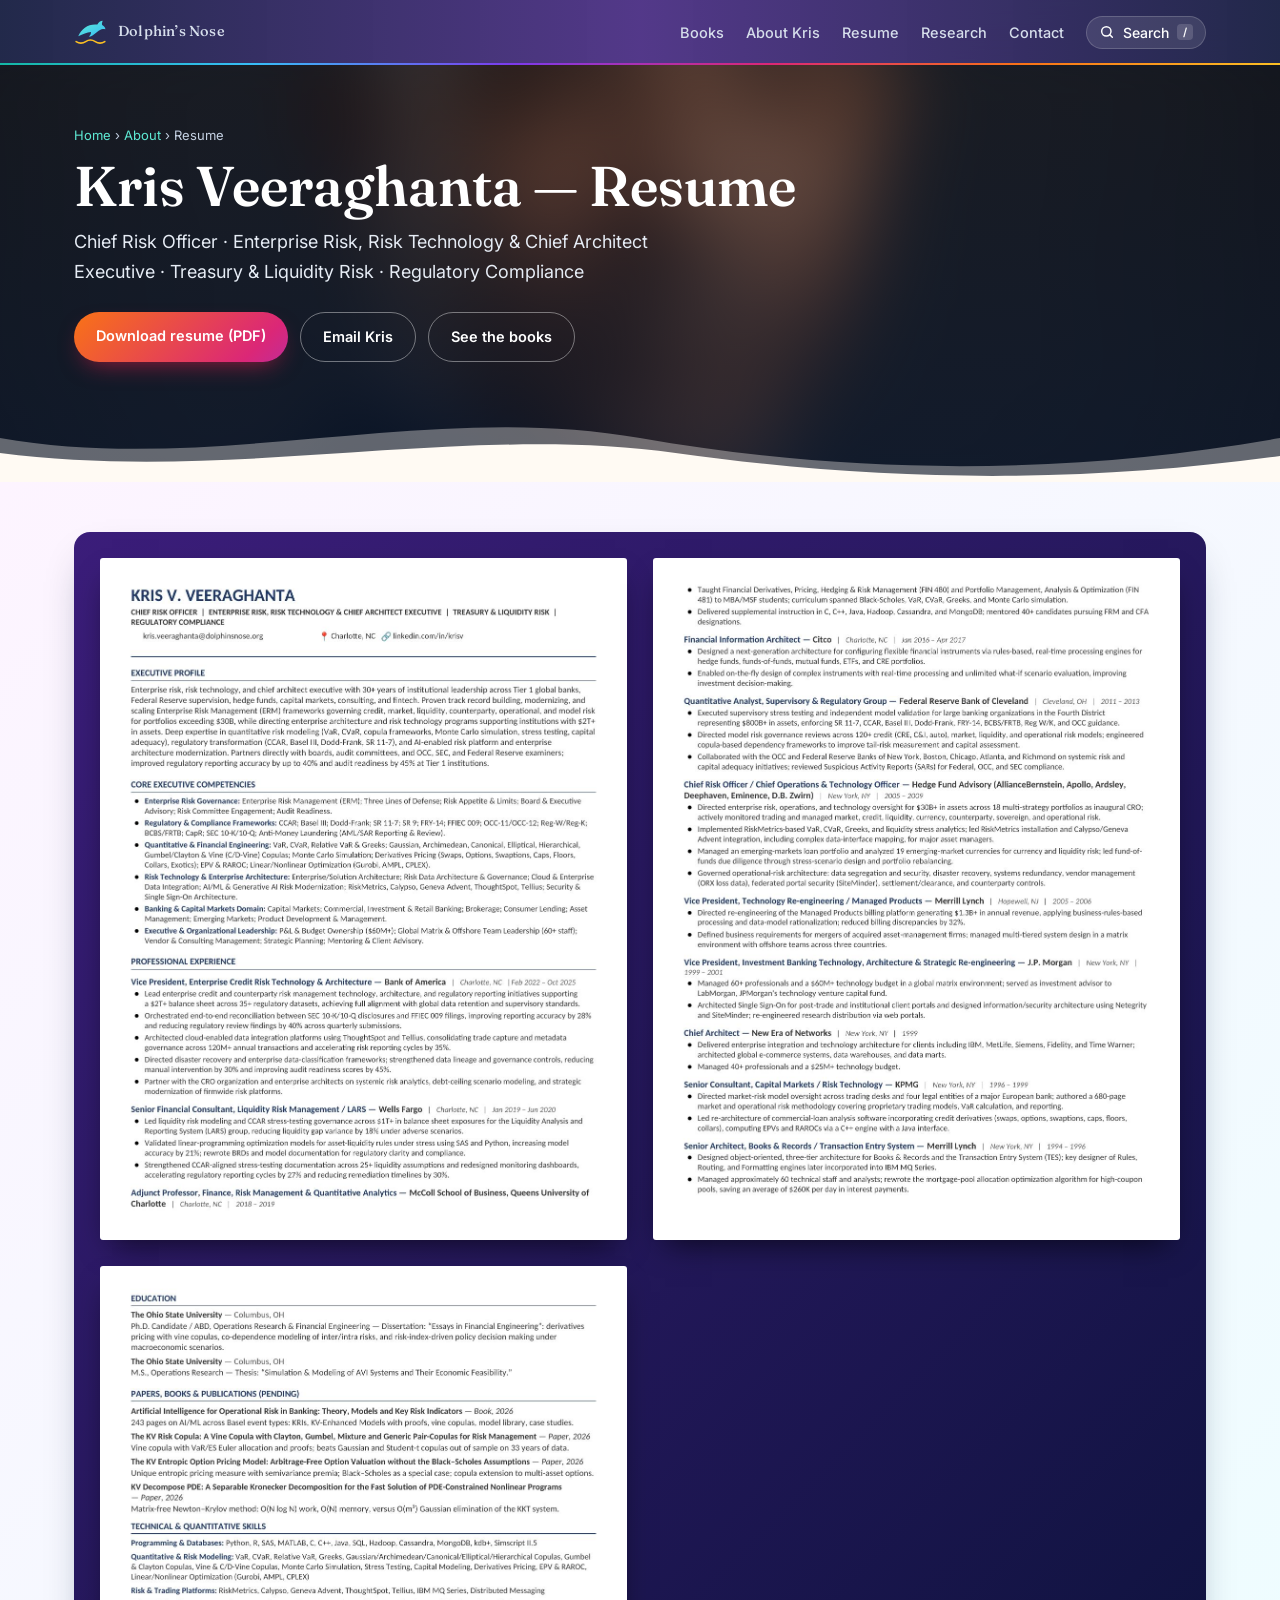
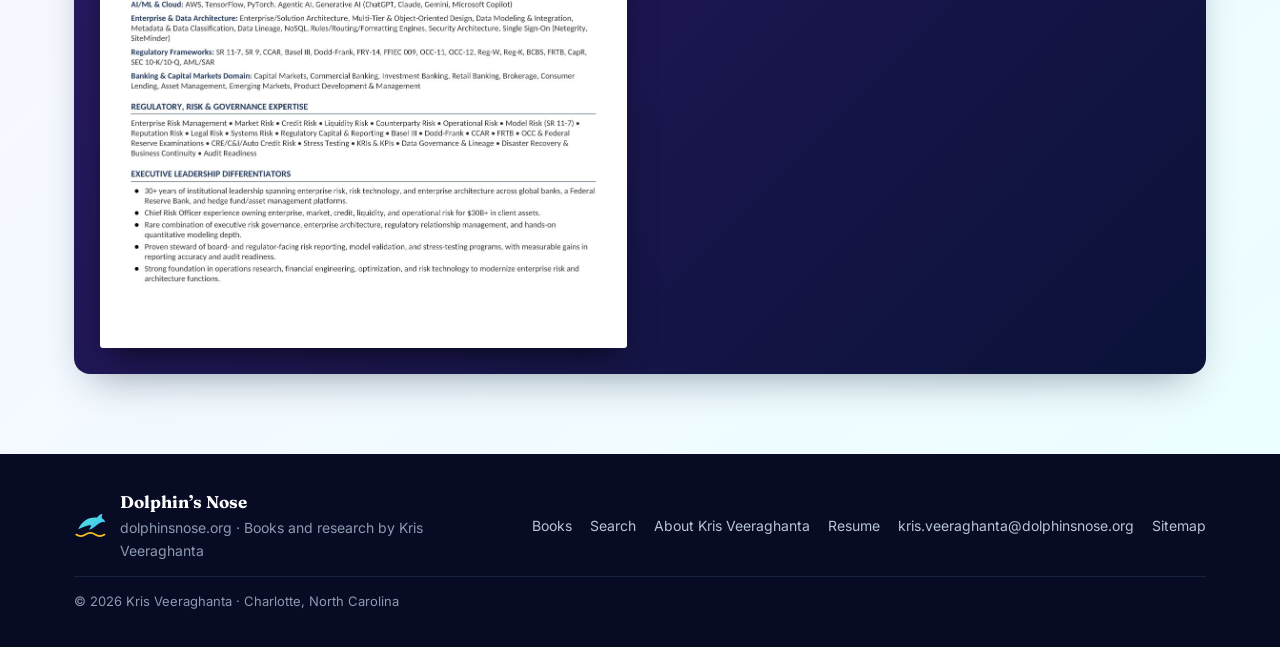
<file: resume.html>
<!DOCTYPE html>
<html lang="en">
<head>
<meta charset="utf-8">
<meta name="viewport" content="width=device-width, initial-scale=1">
<title>Kris Veeraghanta — Resume | Chief Risk Officer, Risk Technology Executive</title>
<meta name="description" content="Resume of Kris Veeraghanta: Chief Risk Officer and enterprise risk, risk technology and chief architect executive with 30+ years at Bank of America, Wells Fargo, the Federal Reserve Bank of Cleveland, JPMorgan, Merrill Lynch and KPMG.">
<meta name="author" content="Kris Veeraghanta">
<meta name="keywords" content="Kris Veeraghanta resume, Kris Veeraghanta CV, chief risk officer, risk technology executive, enterprise risk management, Charlotte NC">
<meta name="robots" content="index, follow, max-image-preview:large">
<link rel="canonical" href="https://dolphinsnose.org/resume.html">
<meta property="og:type" content="profile">
<meta property="og:locale" content="en_US">
<meta name="twitter:title" content="Kris Veeraghanta — Resume | Chief Risk Officer, Risk Technology Executive">
<meta name="twitter:description" content="Resume of Kris Veeraghanta: Chief Risk Officer and enterprise risk, risk technology and chief architect executive with 30+ years at Bank of America, Wells Fargo, the Federal Reserve Bank of Cleveland, JPMorgan, Merrill Lynch and KPMG.">
<meta name="twitter:image" content="https://dolphinsnose.org/img/kris-veeraghanta.jpg">
<link rel="alternate" type="text/plain" href="/llms.txt" title="LLM summary">
<meta property="og:site_name" content="Dolphin's Nose · Kris Veeraghanta">
<meta property="og:title" content="Kris Veeraghanta — Resume | Chief Risk Officer, Risk Technology Executive">
<meta property="og:description" content="Resume of Kris Veeraghanta: Chief Risk Officer and enterprise risk, risk technology and chief architect executive with 30+ years at Bank of America, Wells Fargo, the Federal Reserve Bank of Cleveland, JPMorgan, Merrill Lynch and KPMG.">
<meta property="og:url" content="https://dolphinsnose.org/resume.html">
<meta property="og:image" content="https://dolphinsnose.org/img/kris-veeraghanta.jpg">
<meta name="twitter:card" content="summary_large_image">
<meta name="google-site-verification" content="7df3JsyQjXDO4Yy1PPxPUbqa0fzQI_dQc77vclcpmEM">
<meta name="theme-color" content="#0b1a33">
<link rel="icon" href="/img/favicon.svg" type="image/svg+xml">
<link rel="sitemap" type="application/xml" href="/sitemap.xml">
<link rel="preconnect" href="https://fonts.googleapis.com">
<link rel="preconnect" href="https://fonts.gstatic.com" crossorigin>
<link href="https://fonts.googleapis.com/css2?family=Fraunces:ital,opsz,wght@0,9..144,400;0,9..144,600;0,9..144,700;1,9..144,400&family=Inter:wght@400;500;600;700&display=swap" rel="stylesheet">
<link rel="stylesheet" href="style.css">
<script type="application/ld+json">[{"@context": "https://schema.org", "@type": "WebSite", "name": "Dolphin's Nose — Kris Veeraghanta", "url": "https://dolphinsnose.org/", "potentialAction": {"@type": "SearchAction", "target": "https://dolphinsnose.org/search.html?q={search_term_string}", "query-input": "required name=search_term_string"}}, {"@context": "https://schema.org", "@type": "Person", "@id": "https://dolphinsnose.org/#kris", "name": "Kris Veeraghanta", "givenName": "Kris", "familyName": "Veeraghanta", "url": "https://dolphinsnose.org/about.html", "image": "https://dolphinsnose.org/img/kris-veeraghanta.jpg", "email": "mailto:kris.veeraghanta@dolphinsnose.org", "jobTitle": "Risk executive, quantitative modeler and author", "description": "Kris Veeraghanta is a risk executive, quantitative modeler and author with more than 30 years in financial risk management at Bank of America, Wells Fargo, the Federal Reserve Bank of Cleveland, JPMorgan, Merrill Lynch and KPMG.", "address": {"@type": "PostalAddress", "addressLocality": "Charlotte", "addressRegion": "NC", "addressCountry": "US"}, "alumniOf": {"@type": "CollegeOrUniversity", "name": "The Ohio State University"}, "hasCredential": "Ph.D. (ABD), Operations Research (Financial Engineering), Ohio State", "knowsAbout": ["Operational risk", "Credit risk", "Market risk", "Country risk", "Option pricing", "Copulas", "Vine copulas", "Monte Carlo simulation", "Stress testing", "Model risk management", "Basel III", "Artificial intelligence in risk management", "Game theory", "Nonlinear programming", "Operations research"]}, {"@context": "https://schema.org", "@type": "ProfilePage", "url": "https://dolphinsnose.org/resume.html", "mainEntity": {"@id": "https://dolphinsnose.org/#kris"}}]</script>
</head>
<body>
<header class="nav"><div class="wrap">
  <a class="brand" href="/index.html" aria-label="Dolphin's Nose home"><svg class="mark" viewBox="0 0 64 64" aria-hidden="true"><defs><linearGradient id="dg" x1="0" y1="0" x2="1" y2="1"><stop offset="0" stop-color="#5eead4"/><stop offset="1" stop-color="#38bdf8"/></linearGradient></defs><path fill="url(#dg)" d="M8 40c6-15 20-24 36-22 2-4 6-7 10-7-1 3-2 6-1 8 4 2 6 5 6 8-4-1-7-1-10 1-7 4-12 11-21 13 3-3 4-6 4-9-8 1-15 4-24 8z"/><path d="M4 50c6 4 12 4 18 0s12-4 18 0 12 4 18 0" fill="none" stroke="#fbbf24" stroke-width="3" stroke-linecap="round"/></svg><span>Dolphin’s Nose</span></a>
  <nav><ul>
    <li><a href="/index.html#books">Books</a></li>
    <li class="hide-sm"><a href="/about.html">About Kris</a></li>
    <li><a href="/resume.html">Resume</a></li>
    <li class="hide-sm"><a href="/index.html#research">Research</a></li>
    <li><a href="/index.html#contact">Contact</a></li>
    <li><button class="search-btn" type="button" data-open-search aria-label="Search the site"><svg viewBox="0 0 24 24" width="16" height="16" aria-hidden="true"><circle cx="11" cy="11" r="7" fill="none" stroke="currentColor" stroke-width="2.2"/><path d="M20 20l-4.2-4.2" stroke="currentColor" stroke-width="2.2" stroke-linecap="round"/></svg><span class="hide-sm">Search</span><kbd class="hide-sm">/</kbd></button></li>
  </ul></nav>
</div></header>

<main class="resume-page">
<section class="book-hero"><div class="book-bg" style="background-image:url('img/kris-veeraghanta.jpg')"></div>
  <div class="wrap resume-hero">
    <div class="crumbs"><a href="index.html">Home</a> › <a href="about.html">About</a> › Resume</div>
    <h1>Kris Veeraghanta — Resume</h1>
    <p class="tagline">Chief Risk Officer · Enterprise Risk, Risk Technology &amp; Chief Architect Executive · Treasury &amp; Liquidity Risk · Regulatory Compliance</p>
    <div class="btns"><a class="btn primary" href="resume/Kris_Veeraghanta_Resume.pdf" target="_blank" rel="noopener">Download resume (PDF)</a>
      <a class="btn ghost" href="mailto:kris.veeraghanta@dolphinsnose.org">Email Kris</a><a class="btn ghost" href="index.html#books">See the books</a></div>
  </div><svg class="waves" viewBox="0 0 1440 120" preserveAspectRatio="none" aria-hidden="true"><path d="M0 60 C 240 110 480 10 720 60 S 1200 110 1440 60 V120 H0Z" fill="currentColor" opacity=".35"/><path d="M0 80 C 260 120 520 40 760 80 S 1220 120 1440 84 V120 H0Z" fill="currentColor"/></svg>
</section>
<section class="preview-sec"><div class="wrap"><div class="reader resume-reader"><figure class="pg-img"><img src="resume/page-1.jpg" width="1105" height="1430" loading="lazy" alt="Kris Veeraghanta executive resume, page 1"></figure><figure class="pg-img"><img src="resume/page-2.jpg" width="1105" height="1430" loading="lazy" alt="Kris Veeraghanta executive resume, page 2"></figure><figure class="pg-img"><img src="resume/page-3.jpg" width="1105" height="1430" loading="lazy" alt="Kris Veeraghanta executive resume, page 3"></figure></div></div></section>
</main>
<footer><div class="wrap">
  <div class="f-brand"><svg class="mark" viewBox="0 0 64 64" aria-hidden="true"><defs><linearGradient id="dg" x1="0" y1="0" x2="1" y2="1"><stop offset="0" stop-color="#5eead4"/><stop offset="1" stop-color="#38bdf8"/></linearGradient></defs><path fill="url(#dg)" d="M8 40c6-15 20-24 36-22 2-4 6-7 10-7-1 3-2 6-1 8 4 2 6 5 6 8-4-1-7-1-10 1-7 4-12 11-21 13 3-3 4-6 4-9-8 1-15 4-24 8z"/><path d="M4 50c6 4 12 4 18 0s12-4 18 0 12 4 18 0" fill="none" stroke="#fbbf24" stroke-width="3" stroke-linecap="round"/></svg><div><b>Dolphin’s Nose</b><br><span>dolphinsnose.org · Books and research by Kris Veeraghanta</span></div></div>
  <div class="f-links"><a href="/index.html#books">Books</a><a href="/search.html">Search</a><a href="/about.html">About Kris Veeraghanta</a><a href="/resume.html">Resume</a><a href="mailto:kris.veeraghanta@dolphinsnose.org">kris.veeraghanta@dolphinsnose.org</a><a href="/sitemap.xml">Sitemap</a></div>
  <div class="f-copy">© 2026 Kris Veeraghanta · Charlotte, North Carolina</div>
</div></footer>
<div class="search-ov" id="searchOv" hidden>
  <div class="search-box" role="dialog" aria-modal="true" aria-label="Search the site">
    <div class="search-in"><svg viewBox="0 0 24 24" width="16" height="16" aria-hidden="true"><circle cx="11" cy="11" r="7" fill="none" stroke="currentColor" stroke-width="2.2"/><path d="M20 20l-4.2-4.2" stroke="currentColor" stroke-width="2.2" stroke-linecap="round"/></svg><input id="searchQ" type="search" placeholder="Search books, chapters and topics — try “copula”, “Iran”, “Nash”" autocomplete="off"><button type="button" class="esc" data-close-search>Esc</button></div>
    <div class="search-res" id="searchRes"></div>
  </div>
</div>
<script src="search-index.js" defer></script>
<script src="site.js" defer></script>
</body>
</html>
</file>
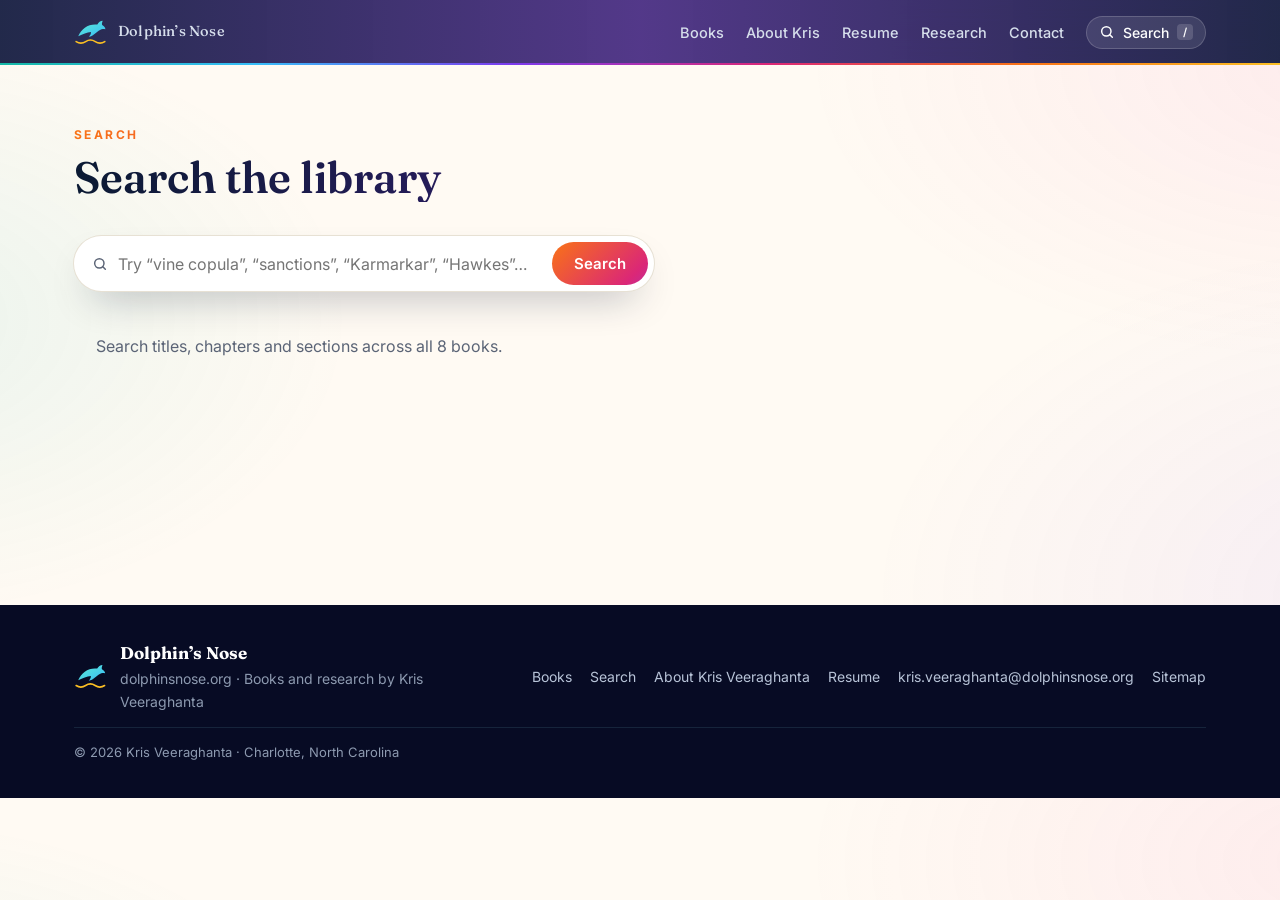
<file: search.html>
<!DOCTYPE html>
<html lang="en">
<head>
<meta charset="utf-8">
<meta name="viewport" content="width=device-width, initial-scale=1">
<title>Search · Dolphin’s Nose</title>
<meta name="description" content="Search every book, chapter and section by Kris Veeraghanta.">
<meta name="author" content="Kris Veeraghanta">
<meta name="keywords" content="Kris Veeraghanta, Veeraghanta, Kris Veeraghanta books, operational risk in banking, AI operational risk, option pricing theory, beyond Black-Scholes, KV entropic option pricing, country risk, sovereign default, KV_Risk_Copula, vine copula, Kronecker-Veeraghanta, nonlinear programming, operations research, game theory dynamic rules, Veeraghanta space, quantitative finance, risk management, Dolphin&#x27;s Nose">
<meta name="robots" content="index, follow, max-image-preview:large">
<link rel="canonical" href="https://dolphinsnose.org/search.html">
<meta property="og:type" content="website">
<meta property="og:locale" content="en_US">
<meta name="twitter:title" content="Search · Dolphin’s Nose">
<meta name="twitter:description" content="Search every book, chapter and section by Kris Veeraghanta.">
<meta name="twitter:image" content="https://dolphinsnose.org/img/og-image.jpg">
<link rel="alternate" type="text/plain" href="/llms.txt" title="LLM summary">
<meta property="og:site_name" content="Dolphin's Nose · Kris Veeraghanta">
<meta property="og:title" content="Search · Dolphin’s Nose">
<meta property="og:description" content="Search every book, chapter and section by Kris Veeraghanta.">
<meta property="og:url" content="https://dolphinsnose.org/search.html">
<meta property="og:image" content="https://dolphinsnose.org/img/og-image.jpg">
<meta name="twitter:card" content="summary_large_image">
<meta name="google-site-verification" content="7df3JsyQjXDO4Yy1PPxPUbqa0fzQI_dQc77vclcpmEM">
<meta name="theme-color" content="#0b1a33">
<link rel="icon" href="/img/favicon.svg" type="image/svg+xml">
<link rel="sitemap" type="application/xml" href="/sitemap.xml">
<link rel="preconnect" href="https://fonts.googleapis.com">
<link rel="preconnect" href="https://fonts.gstatic.com" crossorigin>
<link href="https://fonts.googleapis.com/css2?family=Fraunces:ital,opsz,wght@0,9..144,400;0,9..144,600;0,9..144,700;1,9..144,400&family=Inter:wght@400;500;600;700&display=swap" rel="stylesheet">
<link rel="stylesheet" href="style.css">
<script type="application/ld+json">[{"@context": "https://schema.org", "@type": "WebSite", "name": "Dolphin's Nose — Kris Veeraghanta", "url": "https://dolphinsnose.org/", "potentialAction": {"@type": "SearchAction", "target": "https://dolphinsnose.org/search.html?q={search_term_string}", "query-input": "required name=search_term_string"}}, {"@context": "https://schema.org", "@type": "Person", "@id": "https://dolphinsnose.org/#kris", "name": "Kris Veeraghanta", "givenName": "Kris", "familyName": "Veeraghanta", "url": "https://dolphinsnose.org/about.html", "image": "https://dolphinsnose.org/img/kris-veeraghanta.jpg", "email": "mailto:kris.veeraghanta@dolphinsnose.org", "jobTitle": "Risk executive, quantitative modeler and author", "description": "Kris Veeraghanta is a risk executive, quantitative modeler and author with more than 30 years in financial risk management at Bank of America, Wells Fargo, the Federal Reserve Bank of Cleveland, JPMorgan, Merrill Lynch and KPMG.", "address": {"@type": "PostalAddress", "addressLocality": "Charlotte", "addressRegion": "NC", "addressCountry": "US"}, "alumniOf": {"@type": "CollegeOrUniversity", "name": "The Ohio State University"}, "hasCredential": "Ph.D. (ABD), Operations Research (Financial Engineering), Ohio State", "knowsAbout": ["Operational risk", "Credit risk", "Market risk", "Country risk", "Option pricing", "Copulas", "Vine copulas", "Monte Carlo simulation", "Stress testing", "Model risk management", "Basel III", "Artificial intelligence in risk management", "Game theory", "Nonlinear programming", "Operations research"]}]</script>
</head>
<body>
<header class="nav"><div class="wrap">
  <a class="brand" href="/index.html" aria-label="Dolphin's Nose home"><svg class="mark" viewBox="0 0 64 64" aria-hidden="true"><defs><linearGradient id="dg" x1="0" y1="0" x2="1" y2="1"><stop offset="0" stop-color="#5eead4"/><stop offset="1" stop-color="#38bdf8"/></linearGradient></defs><path fill="url(#dg)" d="M8 40c6-15 20-24 36-22 2-4 6-7 10-7-1 3-2 6-1 8 4 2 6 5 6 8-4-1-7-1-10 1-7 4-12 11-21 13 3-3 4-6 4-9-8 1-15 4-24 8z"/><path d="M4 50c6 4 12 4 18 0s12-4 18 0 12 4 18 0" fill="none" stroke="#fbbf24" stroke-width="3" stroke-linecap="round"/></svg><span>Dolphin’s Nose</span></a>
  <nav><ul>
    <li><a href="/index.html#books">Books</a></li>
    <li class="hide-sm"><a href="/about.html">About Kris</a></li>
    <li><a href="/resume.html">Resume</a></li>
    <li class="hide-sm"><a href="/index.html#research">Research</a></li>
    <li><a href="/index.html#contact">Contact</a></li>
    <li><button class="search-btn" type="button" data-open-search aria-label="Search the site"><svg viewBox="0 0 24 24" width="16" height="16" aria-hidden="true"><circle cx="11" cy="11" r="7" fill="none" stroke="currentColor" stroke-width="2.2"/><path d="M20 20l-4.2-4.2" stroke="currentColor" stroke-width="2.2" stroke-linecap="round"/></svg><span class="hide-sm">Search</span><kbd class="hide-sm">/</kbd></button></li>
  </ul></nav>
</div></header>

<main class="search-page"><section class="wrap">
  <div class="sec-head"><div class="eyebrow">Search</div><h2>Search the library</h2></div>
  <form class="hero-search light" action="search.html" role="search"><svg viewBox="0 0 24 24" width="16" height="16" aria-hidden="true"><circle cx="11" cy="11" r="7" fill="none" stroke="currentColor" stroke-width="2.2"/><path d="M20 20l-4.2-4.2" stroke="currentColor" stroke-width="2.2" stroke-linecap="round"/></svg><input id="pageQ" name="q" type="search" placeholder="Try “vine copula”, “sanctions”, “Karmarkar”, “Hawkes”…" aria-label="Search"><button type="submit">Search</button></form>
  <div id="pageRes" class="search-res page"></div>
</section></main>
<footer><div class="wrap">
  <div class="f-brand"><svg class="mark" viewBox="0 0 64 64" aria-hidden="true"><defs><linearGradient id="dg" x1="0" y1="0" x2="1" y2="1"><stop offset="0" stop-color="#5eead4"/><stop offset="1" stop-color="#38bdf8"/></linearGradient></defs><path fill="url(#dg)" d="M8 40c6-15 20-24 36-22 2-4 6-7 10-7-1 3-2 6-1 8 4 2 6 5 6 8-4-1-7-1-10 1-7 4-12 11-21 13 3-3 4-6 4-9-8 1-15 4-24 8z"/><path d="M4 50c6 4 12 4 18 0s12-4 18 0 12 4 18 0" fill="none" stroke="#fbbf24" stroke-width="3" stroke-linecap="round"/></svg><div><b>Dolphin’s Nose</b><br><span>dolphinsnose.org · Books and research by Kris Veeraghanta</span></div></div>
  <div class="f-links"><a href="/index.html#books">Books</a><a href="/search.html">Search</a><a href="/about.html">About Kris Veeraghanta</a><a href="/resume.html">Resume</a><a href="mailto:kris.veeraghanta@dolphinsnose.org">kris.veeraghanta@dolphinsnose.org</a><a href="/sitemap.xml">Sitemap</a></div>
  <div class="f-copy">© 2026 Kris Veeraghanta · Charlotte, North Carolina</div>
</div></footer>
<div class="search-ov" id="searchOv" hidden>
  <div class="search-box" role="dialog" aria-modal="true" aria-label="Search the site">
    <div class="search-in"><svg viewBox="0 0 24 24" width="16" height="16" aria-hidden="true"><circle cx="11" cy="11" r="7" fill="none" stroke="currentColor" stroke-width="2.2"/><path d="M20 20l-4.2-4.2" stroke="currentColor" stroke-width="2.2" stroke-linecap="round"/></svg><input id="searchQ" type="search" placeholder="Search books, chapters and topics — try “copula”, “Iran”, “Nash”" autocomplete="off"><button type="button" class="esc" data-close-search>Esc</button></div>
    <div class="search-res" id="searchRes"></div>
  </div>
</div>
<script src="search-index.js" defer></script>
<script src="site.js" defer></script>
</body>
</html>
</file>
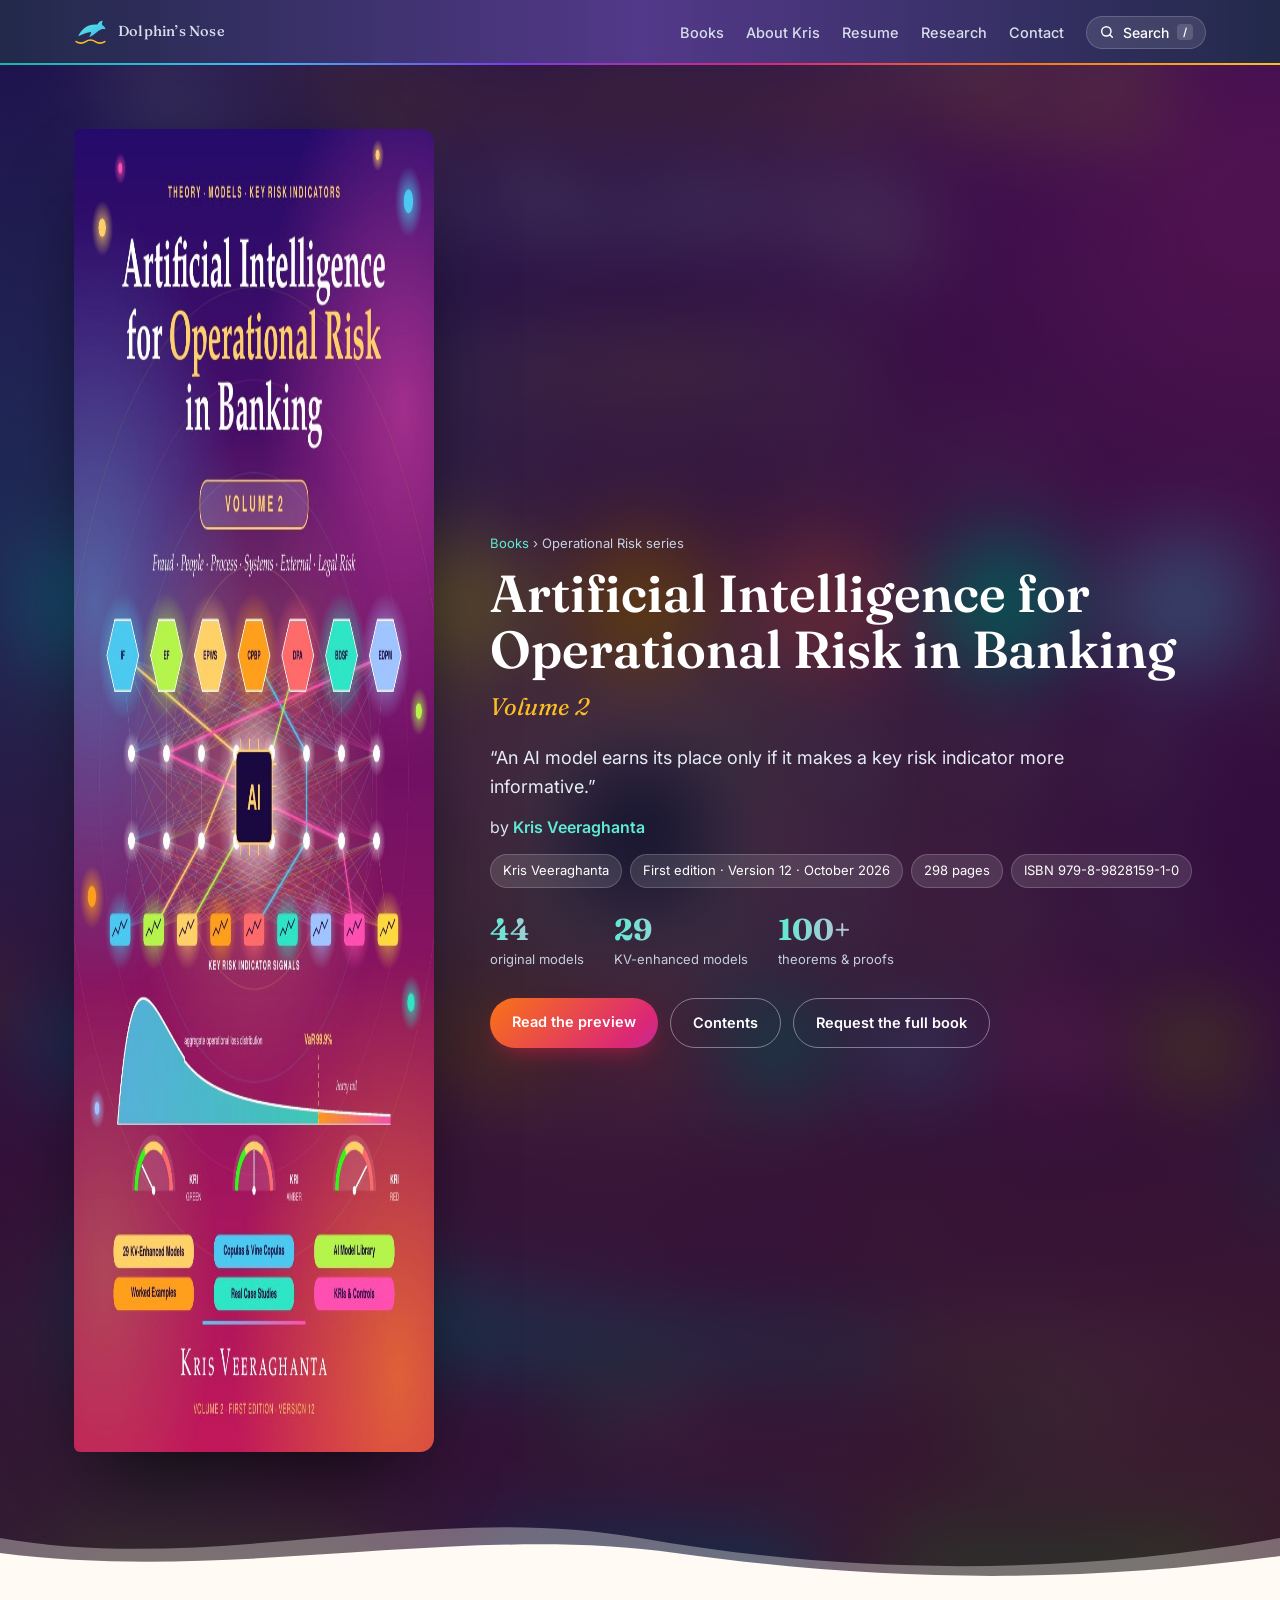
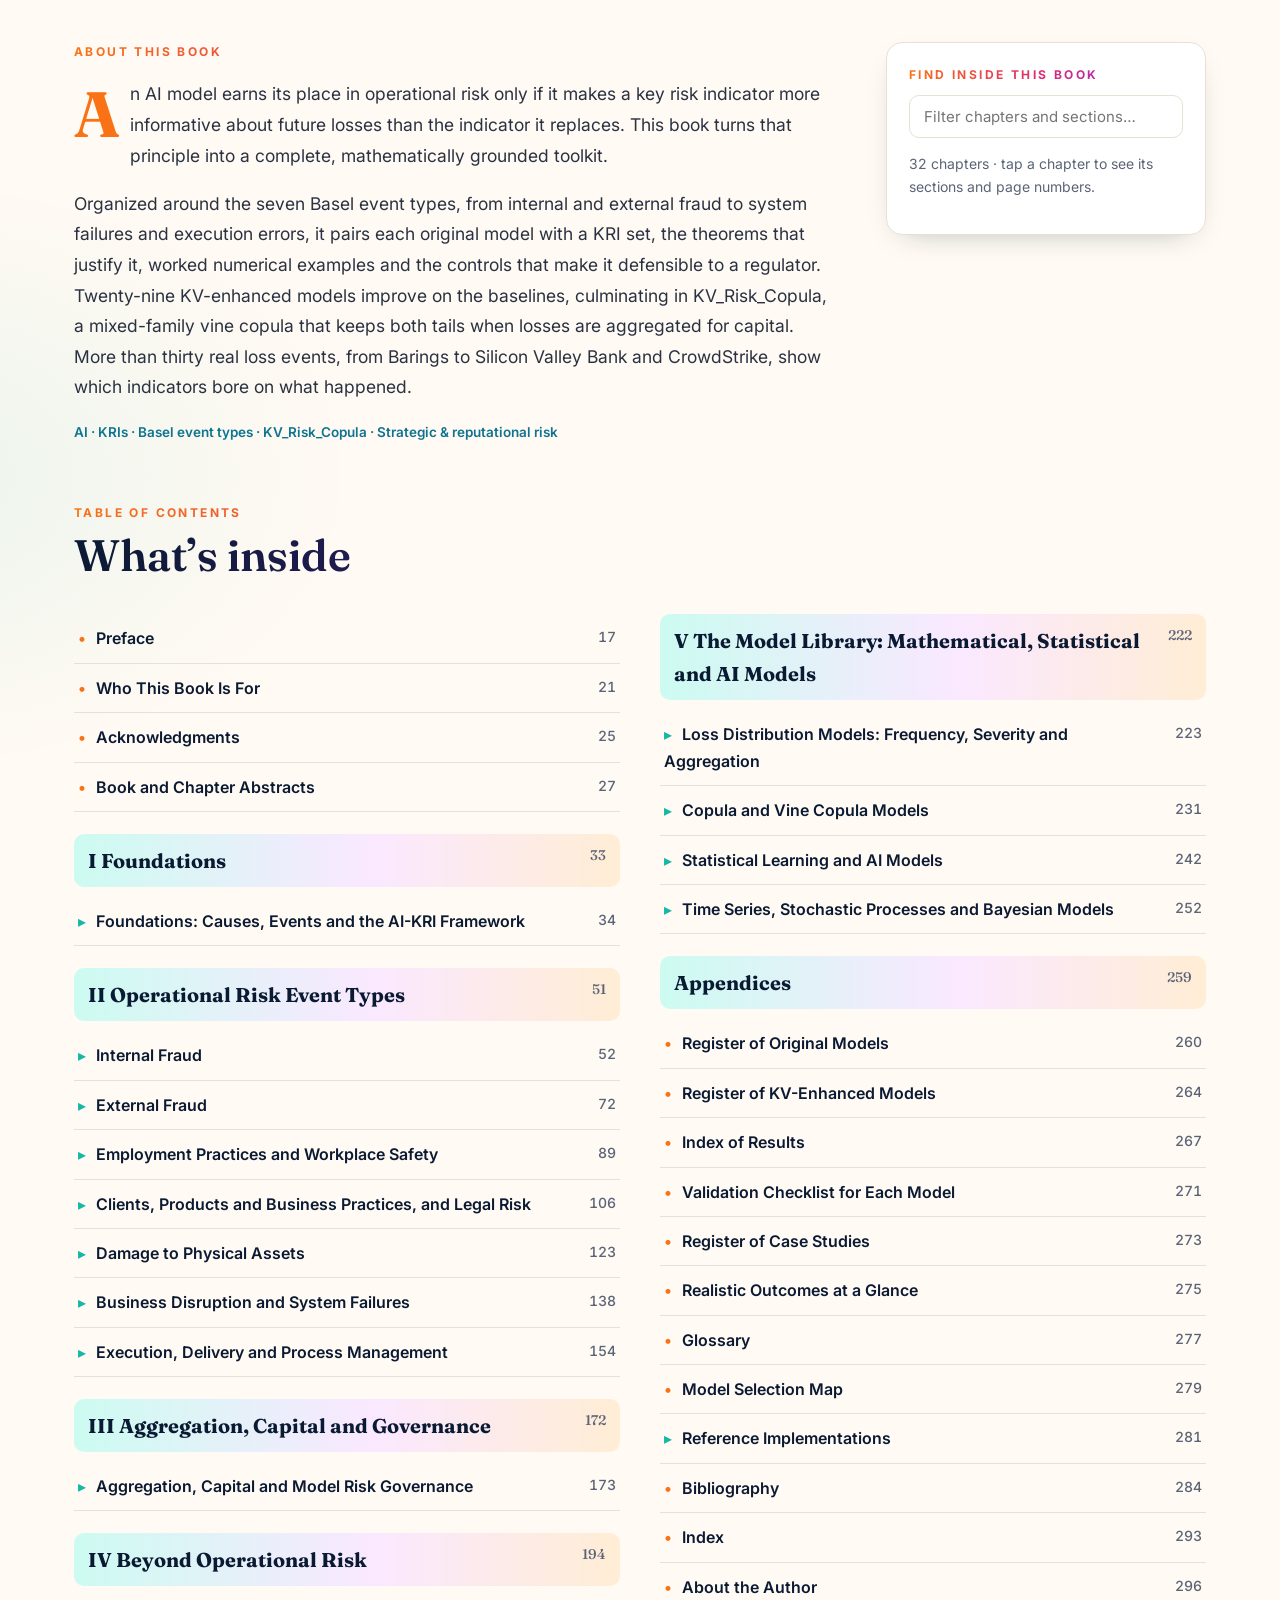
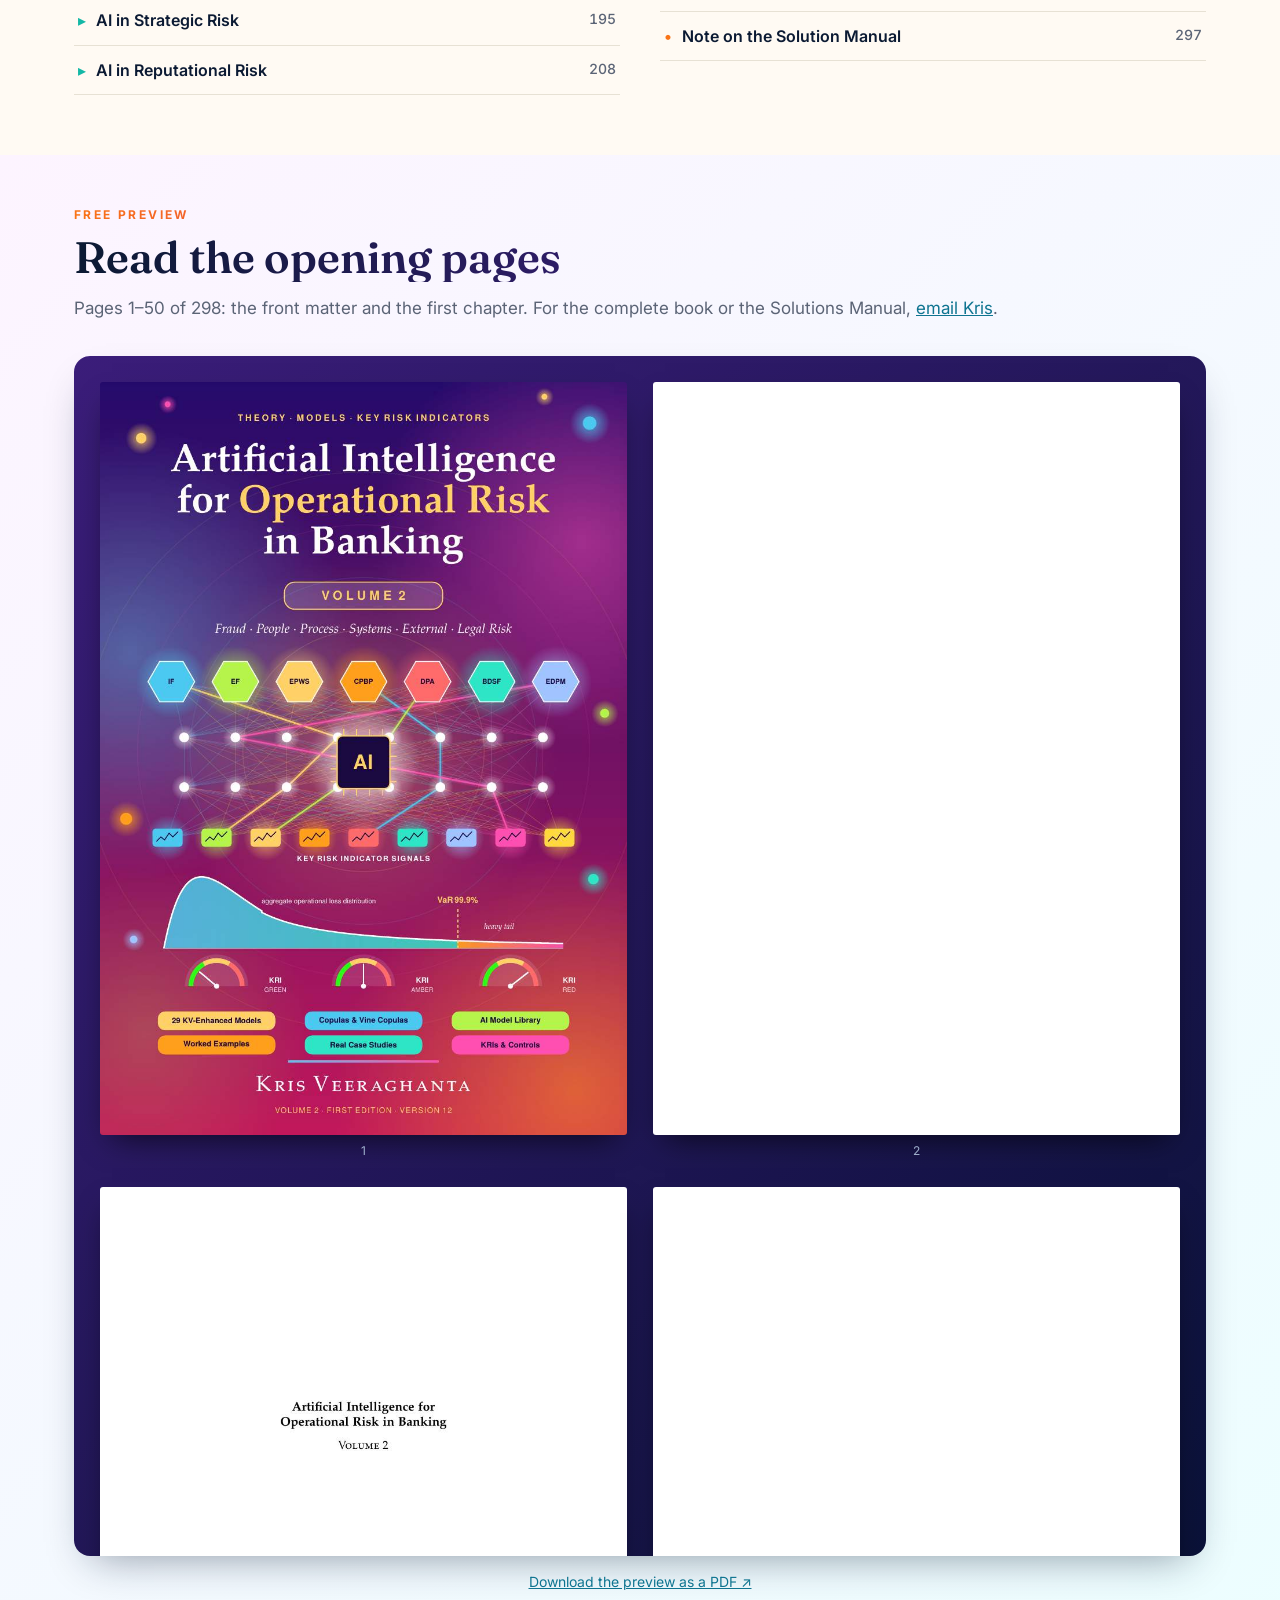
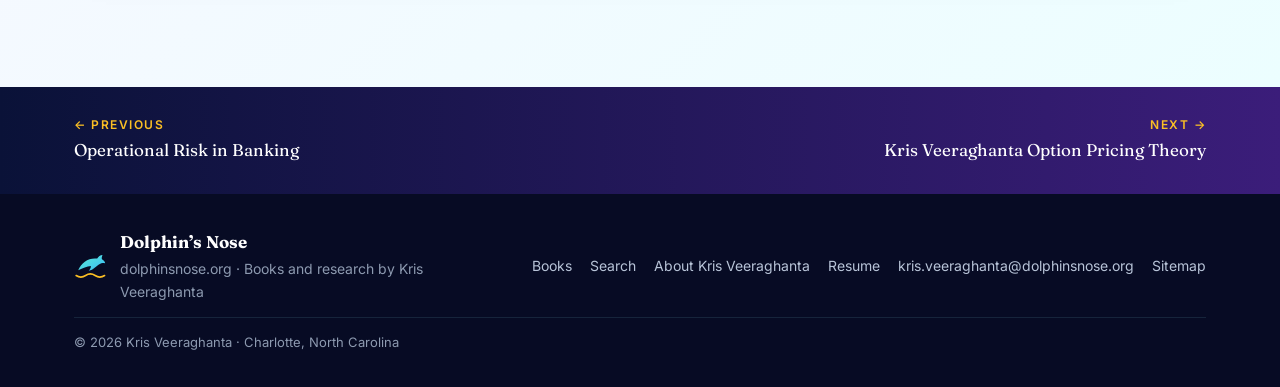
<file: books/ai-oprisk-vol2.html>
<!DOCTYPE html>
<html lang="en">
<head>
<meta charset="utf-8">
<meta name="viewport" content="width=device-width, initial-scale=1">
<title>Artificial Intelligence for Operational Risk in Banking: Volume 2 — by Kris Veeraghanta</title>
<meta name="description" content="An AI model earns its place only if it makes a key risk indicator more informative. An AI model earns its place in operational risk only if it makes a key risk indicator more informative about future losses than the indicator it replaces. This book turns that principle into a complete, mathematically…">
<meta name="author" content="Kris Veeraghanta">
<meta name="keywords" content="Kris Veeraghanta, Artificial Intelligence for Operational Risk in Banking, AI, KRIs, Basel event types, KV_Risk_Copula, Strategic &amp; reputational risk, book, textbook">
<meta name="robots" content="index, follow, max-image-preview:large">
<link rel="canonical" href="https://dolphinsnose.org/books/ai-oprisk-vol2.html">
<meta property="og:type" content="book">
<meta property="og:locale" content="en_US">
<meta name="twitter:title" content="Artificial Intelligence for Operational Risk in Banking: Volume 2 — by Kris Veeraghanta">
<meta name="twitter:description" content="An AI model earns its place only if it makes a key risk indicator more informative. An AI model earns its place in operational risk only if it makes a key risk indicator more informative about future losses than the indicator it replaces. This book turns that principle into a complete, mathematically…">
<meta name="twitter:image" content="https://dolphinsnose.org/img/ai-oprisk-vol2-cover.jpg">
<link rel="alternate" type="text/plain" href="/llms.txt" title="LLM summary">
<meta property="og:site_name" content="Dolphin's Nose · Kris Veeraghanta">
<meta property="og:title" content="Artificial Intelligence for Operational Risk in Banking: Volume 2 — by Kris Veeraghanta">
<meta property="og:description" content="An AI model earns its place only if it makes a key risk indicator more informative. An AI model earns its place in operational risk only if it makes a key risk indicator more informative about future losses than the indicator it replaces. This book turns that principle into a complete, mathematically…">
<meta property="og:url" content="https://dolphinsnose.org/books/ai-oprisk-vol2.html">
<meta property="og:image" content="https://dolphinsnose.org/img/ai-oprisk-vol2-cover.jpg">
<meta name="twitter:card" content="summary_large_image">
<meta name="google-site-verification" content="7df3JsyQjXDO4Yy1PPxPUbqa0fzQI_dQc77vclcpmEM">
<meta name="theme-color" content="#0b1a33">
<link rel="icon" href="/img/favicon.svg" type="image/svg+xml">
<link rel="sitemap" type="application/xml" href="/sitemap.xml">
<link rel="preconnect" href="https://fonts.googleapis.com">
<link rel="preconnect" href="https://fonts.gstatic.com" crossorigin>
<link href="https://fonts.googleapis.com/css2?family=Fraunces:ital,opsz,wght@0,9..144,400;0,9..144,600;0,9..144,700;1,9..144,400&family=Inter:wght@400;500;600;700&display=swap" rel="stylesheet">
<link rel="stylesheet" href="../style.css">
<script type="application/ld+json">[{"@context": "https://schema.org", "@type": "WebSite", "name": "Dolphin's Nose — Kris Veeraghanta", "url": "https://dolphinsnose.org/", "potentialAction": {"@type": "SearchAction", "target": "https://dolphinsnose.org/search.html?q={search_term_string}", "query-input": "required name=search_term_string"}}, {"@context": "https://schema.org", "@type": "Person", "@id": "https://dolphinsnose.org/#kris", "name": "Kris Veeraghanta", "givenName": "Kris", "familyName": "Veeraghanta", "url": "https://dolphinsnose.org/about.html", "image": "https://dolphinsnose.org/img/kris-veeraghanta.jpg", "email": "mailto:kris.veeraghanta@dolphinsnose.org", "jobTitle": "Risk executive, quantitative modeler and author", "description": "Kris Veeraghanta is a risk executive, quantitative modeler and author with more than 30 years in financial risk management at Bank of America, Wells Fargo, the Federal Reserve Bank of Cleveland, JPMorgan, Merrill Lynch and KPMG.", "address": {"@type": "PostalAddress", "addressLocality": "Charlotte", "addressRegion": "NC", "addressCountry": "US"}, "alumniOf": {"@type": "CollegeOrUniversity", "name": "The Ohio State University"}, "hasCredential": "Ph.D. (ABD), Operations Research (Financial Engineering), Ohio State", "knowsAbout": ["Operational risk", "Credit risk", "Market risk", "Country risk", "Option pricing", "Copulas", "Vine copulas", "Monte Carlo simulation", "Stress testing", "Model risk management", "Basel III", "Artificial intelligence in risk management", "Game theory", "Nonlinear programming", "Operations research"]}, {"@context": "https://schema.org", "@type": "Book", "name": "Artificial Intelligence for Operational Risk in Banking", "alternativeHeadline": "Volume 2", "author": {"@type": "Person", "@id": "https://dolphinsnose.org/#kris", "name": "Kris Veeraghanta", "url": "https://dolphinsnose.org/about.html"}, "publisher": {"@type": "Person", "name": "Kris Veeraghanta"}, "datePublished": "2026", "genre": "Operational Risk series", "isAccessibleForFree": false, "workExample": {"@type": "Book", "bookFormat": "https://schema.org/EBook", "numberOfPages": 298, "isbn": "9798982815910"}, "bookFormat": "https://schema.org/EBook", "numberOfPages": 298, "inLanguage": "en-US", "bookEdition": "First edition · Version 12 · October 2026", "image": "https://dolphinsnose.org/img/ai-oprisk-vol2-cover.jpg", "url": "https://dolphinsnose.org/books/ai-oprisk-vol2.html", "description": "An AI model earns its place in operational risk only if it makes a key risk indicator more informative about future losses than the indicator it replaces. This book turns that principle into a complete, mathematically grounded toolkit. Organized around the seven Basel event types, from internal and external fraud to system failures and execution errors, it pairs each original model with a KRI set, the theorems that justify it, worked numerical examples and the controls that make it defensible to a regulator. Twenty-nine KV-enhanced models improve on the baselines, culminating in KV_Risk_Copula, a mixed-family vine copula that keeps both tails when losses are aggregated for capital. More than thirty real loss events, from Barings to Silicon Valley Bank and CrowdStrike, show which indicators bore on what happened.", "keywords": "AI, KRIs, Basel event types, KV_Risk_Copula, Strategic & reputational risk", "isbn": "9798982815910"}, {"@context": "https://schema.org", "@type": "BreadcrumbList", "itemListElement": [{"@type": "ListItem", "position": 1, "name": "Kris Veeraghanta", "item": "https://dolphinsnose.org/"}, {"@type": "ListItem", "position": 2, "name": "Books", "item": "https://dolphinsnose.org/#books"}, {"@type": "ListItem", "position": 3, "name": "Artificial Intelligence for Operational Risk in Banking", "item": "https://dolphinsnose.org/books/ai-oprisk-vol2.html"}]}]</script>
</head>
<body>
<header class="nav"><div class="wrap">
  <a class="brand" href="../index.html" aria-label="Dolphin's Nose home"><svg class="mark" viewBox="0 0 64 64" aria-hidden="true"><defs><linearGradient id="dg" x1="0" y1="0" x2="1" y2="1"><stop offset="0" stop-color="#5eead4"/><stop offset="1" stop-color="#38bdf8"/></linearGradient></defs><path fill="url(#dg)" d="M8 40c6-15 20-24 36-22 2-4 6-7 10-7-1 3-2 6-1 8 4 2 6 5 6 8-4-1-7-1-10 1-7 4-12 11-21 13 3-3 4-6 4-9-8 1-15 4-24 8z"/><path d="M4 50c6 4 12 4 18 0s12-4 18 0 12 4 18 0" fill="none" stroke="#fbbf24" stroke-width="3" stroke-linecap="round"/></svg><span>Dolphin’s Nose</span></a>
  <nav><ul>
    <li><a href="../index.html#books">Books</a></li>
    <li class="hide-sm"><a href="../about.html">About Kris</a></li>
    <li><a href="../resume.html">Resume</a></li>
    <li class="hide-sm"><a href="../index.html#research">Research</a></li>
    <li><a href="../index.html#contact">Contact</a></li>
    <li><button class="search-btn" type="button" data-open-search aria-label="Search the site"><svg viewBox="0 0 24 24" width="16" height="16" aria-hidden="true"><circle cx="11" cy="11" r="7" fill="none" stroke="currentColor" stroke-width="2.2"/><path d="M20 20l-4.2-4.2" stroke="currentColor" stroke-width="2.2" stroke-linecap="round"/></svg><span class="hide-sm">Search</span><kbd class="hide-sm">/</kbd></button></li>
  </ul></nav>
</div></header>

<main class="book-page" data-book="ai-oprisk-vol2">
<section class="book-hero">
  <div class="book-bg" style="background-image:url('../img/ai-oprisk-vol2-cover.jpg')"></div>
  <div class="wrap book-hero-in">
    <a class="big-cover" href="../preview/ai-oprisk-vol2-preview.pdf" target="_blank" rel="noopener"><img src="../img/ai-oprisk-vol2-cover.jpg" alt="Cover of Artificial Intelligence for Operational Risk in Banking" width="935" height="1323"></a>
    <div>
      <div class="crumbs"><a href="../index.html#books">Books</a> › Operational Risk series</div>
      <h1>Artificial Intelligence for Operational Risk in Banking</h1>
      <p class="sub">Volume 2</p>
      <p class="tagline">“An AI model earns its place only if it makes a key risk indicator more informative.”</p>
      <p class="byline">by <a href="../about.html">Kris Veeraghanta</a></p>
      <div class="meta"><span>Kris Veeraghanta</span><span>First edition · Version 12 · October 2026</span><span>298 pages</span><span>ISBN 979-8-9828159-1-0</span></div>
      <div class="bstats"><div><b>44</b><span>original models</span></div><div><b>29</b><span>KV-enhanced models</span></div><div><b>100+</b><span>theorems &amp; proofs</span></div></div>
      <div class="btns">
        <a class="btn primary" href="#preview">Read the preview</a>
        <a class="btn ghost" href="#contents">Contents</a>
        <a class="btn ghost" href="mailto:kris.veeraghanta@dolphinsnose.org?subject=Request:%20Artificial%20Intelligence%20for%20Operational%20Risk%20in%20Banking">Request the full book</a>
      </div>
    </div>
  </div>
  <svg class="waves" viewBox="0 0 1440 120" preserveAspectRatio="none" aria-hidden="true"><path d="M0 60 C 240 110 480 10 720 60 S 1200 110 1440 60 V120 H0Z" fill="currentColor" opacity=".35"/><path d="M0 80 C 260 120 520 40 760 80 S 1220 120 1440 84 V120 H0Z" fill="currentColor"/></svg>
</section>

<section class="book-body"><div class="wrap two">
  <article class="about-book">
    <div class="eyebrow">About this book</div>
    <p>An AI model earns its place in operational risk only if it makes a key risk indicator more informative about future losses than the indicator it replaces. This book turns that principle into a complete, mathematically grounded toolkit.</p><p>Organized around the seven Basel event types, from internal and external fraud to system failures and execution errors, it pairs each original model with a KRI set, the theorems that justify it, worked numerical examples and the controls that make it defensible to a regulator. Twenty-nine KV-enhanced models improve on the baselines, culminating in KV_Risk_Copula, a mixed-family vine copula that keeps both tails when losses are aggregated for capital. More than thirty real loss events, from Barings to Silicon Valley Bank and CrowdStrike, show which indicators bore on what happened.</p>
    <div class="kw">AI · KRIs · Basel event types · KV_Risk_Copula · Strategic &amp; reputational risk</div>
  </article>
  <aside class="toc-tools">
    <div class="eyebrow">Find inside this book</div>
    <input type="search" id="tocFilter" placeholder="Filter chapters and sections…" aria-label="Filter the table of contents">
    <p class="small">32 chapters · tap a chapter to see its sections and page numbers.</p>
  </aside>
</div></section>

<section id="contents" class="toc-sec"><div class="wrap">
  <div class="sec-head"><div class="eyebrow">Table of contents</div><h2>What’s inside</h2></div>
  <div class="toc" id="toc"><div class="ch leaf" id="preface"><span class="ct">Preface</span><span class="pg">17</span></div>
<div class="ch leaf" id="who-this-book-is-for"><span class="ct">Who This Book Is For</span><span class="pg">21</span></div>
<div class="ch leaf" id="acknowledgments"><span class="ct">Acknowledgments</span><span class="pg">25</span></div>
<div class="ch leaf" id="book-and-chapter-abstracts"><span class="ct">Book and Chapter Abstracts</span><span class="pg">27</span></div>
<h3 class="part">I Foundations<span class="pg">33</span></h3>
<details class="ch" id="foundations-causes-events-and-the-ai-kri-framework"><summary><span class="ct">Foundations: Causes, Events and the AI-KRI Framework</span><span class="pg">34</span></summary><ul class="secs"><li><span>Cause-by-event taxonomy</span><span class="pg">34</span></li><li><span>The loss distribution approach with KRI-modulated intensity</span><span class="pg">34</span></li><li><span>What makes a KRI informative</span><span class="pg">35</span></li><li><span>Setting KRI thresholds optimally</span><span class="pg">36</span></li><li><span>Tail behavior and capital</span><span class="pg">37</span></li><li><span>Standard KRI card</span><span class="pg">38</span></li><li><span>The model library at a glance</span><span class="pg">39</span></li><li><span>KV enhancements to the foundations</span><span class="pg">40</span></li><li><span>Realistic outcomes for the framework</span><span class="pg">46</span></li><li><span>Exercises</span><span class="pg">47</span></li></ul></details>
<h3 class="part">II Operational Risk Event Types<span class="pg">51</span></h3>
<details class="ch" id="internal-fraud"><summary><span class="ct">Internal Fraud</span><span class="pg">52</span></summary><ul class="secs"><li><span>Causal drivers</span><span class="pg">52</span></li><li><span>Model I — Behavioral Divergence Graph Network (BDGN)</span><span class="pg">52</span></li><li><span>Model II — Collusion Spectral Index (CSI)</span><span class="pg">54</span></li><li><span>Model III — Fraud-Triangle Bayesian Network (FT-BN)</span><span class="pg">55</span></li><li><span>Model IV — Mandatory-leave stress test</span><span class="pg">56</span></li><li><span>Model families available for internal fraud</span><span class="pg">57</span></li><li><span>KV enhancements for internal fraud</span><span class="pg">57</span></li><li><span>Real-world case studies</span><span class="pg">63</span></li><li><span>Internal fraud KRIs</span><span class="pg">64</span></li><li><span>Controls and validation</span><span class="pg">65</span></li><li><span>Realistic outcomes</span><span class="pg">66</span></li><li><span>Current event: the October 2026 French unrest</span><span class="pg">66</span></li><li><span>Exercises</span><span class="pg">68</span></li></ul></details>
<details class="ch" id="external-fraud"><summary><span class="ct">External Fraud</span><span class="pg">72</span></summary><ul class="secs"><li><span>Causal drivers</span><span class="pg">72</span></li><li><span>Model I — Hawkes Adversarial Fraud Shield (HAFS)</span><span class="pg">72</span></li><li><span>Model II — Adversarially robust scoring</span><span class="pg">73</span></li><li><span>Model III — Synthetic Identity Collision Detector (SICD)</span><span class="pg">74</span></li><li><span>Model IV — Mule Flow Centrality (MFC)</span><span class="pg">75</span></li><li><span>Model V — Deepfake and social-engineering guard</span><span class="pg">76</span></li><li><span>Model families available for external fraud</span><span class="pg">77</span></li><li><span>KV enhancements for external fraud</span><span class="pg">77</span></li><li><span>Real-world case studies</span><span class="pg">81</span></li><li><span>External fraud KRIs</span><span class="pg">83</span></li><li><span>Controls and validation</span><span class="pg">83</span></li><li><span>Realistic outcomes</span><span class="pg">84</span></li><li><span>Current event: the October 2026 French unrest</span><span class="pg">84</span></li><li><span>Exercises</span><span class="pg">86</span></li></ul></details>
<details class="ch" id="employment-practices-and-workplace-safety"><summary><span class="ct">Employment Practices and Workplace Safety</span><span class="pg">89</span></summary><ul class="secs"><li><span>Causal drivers</span><span class="pg">89</span></li><li><span>Model I — Workforce Strain Hidden Markov Model (WS-HMM)</span><span class="pg">89</span></li><li><span>Model II — Knowledge Concentration and Attrition (KCA)</span><span class="pg">90</span></li><li><span>Model III — Site Safety Credibility Model (SSCM)</span><span class="pg">91</span></li><li><span>Model IV — Fair Employment Analytics (FEA)</span><span class="pg">92</span></li><li><span>Model V — Conduct and harassment signal model</span><span class="pg">93</span></li><li><span>Model families available for people risk</span><span class="pg">94</span></li><li><span>KV enhancements for people risk</span><span class="pg">94</span></li><li><span>Real-world case studies</span><span class="pg">98</span></li><li><span>Employment practices and workplace safety KRIs</span><span class="pg">99</span></li><li><span>Controls and validation</span><span class="pg">100</span></li><li><span>Realistic outcomes</span><span class="pg">101</span></li><li><span>Current event: the October 2026 French unrest</span><span class="pg">101</span></li><li><span>Exercises</span><span class="pg">103</span></li></ul></details>
<details class="ch" id="clients-products-and-business-practices-and-legal-risk"><summary><span class="ct">Clients, Products and Business Practices, and Legal Risk</span><span class="pg">106</span></summary><ul class="secs"><li><span>Causal drivers</span><span class="pg">106</span></li><li><span>Model I — Conduct Complaint Intelligence (CCI)</span><span class="pg">106</span></li><li><span>Model II — Suitability and Product Governance Engine (SPGE)</span><span class="pg">107</span></li><li><span>Model III — Litigation Outcome and Reserve Model (LORM)</span><span class="pg">108</span></li><li><span>Model IV — Fair Lending and Pricing Disparity Analyzer (FLPDA)</span><span class="pg">109</span></li><li><span>Model V — Market Conduct Surveillance Network (MCSN)</span><span class="pg">109</span></li><li><span>Model VI — Regulatory and Contract Obligation Radar (RCOR)</span><span class="pg">110</span></li><li><span>Model families available for conduct and legal risk</span><span class="pg">111</span></li><li><span>KV enhancements for conduct and legal risk</span><span class="pg">111</span></li><li><span>Real-world case studies</span><span class="pg">115</span></li><li><span>Clients, products, business practices and legal KRIs</span><span class="pg">116</span></li><li><span>Controls and validation</span><span class="pg">117</span></li><li><span>Realistic outcomes</span><span class="pg">118</span></li><li><span>Current event: the October 2026 French unrest</span><span class="pg">118</span></li><li><span>Exercises</span><span class="pg">120</span></li></ul></details>
<details class="ch" id="damage-to-physical-assets"><summary><span class="ct">Damage to Physical Assets</span><span class="pg">123</span></summary><ul class="secs"><li><span>Causal drivers</span><span class="pg">123</span></li><li><span>Model I — Geo-Peril Fusion Network (GPFN)</span><span class="pg">123</span></li><li><span>Severity: extreme value modeling</span><span class="pg">124</span></li><li><span>Model II — Insurance Layer Optimizer (ILO)</span><span class="pg">125</span></li><li><span>Model III — Common-Peril Resilience Index (CPRI)</span><span class="pg">125</span></li><li><span>Model families available for physical-asset risk</span><span class="pg">127</span></li><li><span>KV enhancements for physical-asset risk</span><span class="pg">127</span></li><li><span>Real-world case studies</span><span class="pg">130</span></li><li><span>Damage to physical assets KRIs</span><span class="pg">131</span></li><li><span>Controls and validation</span><span class="pg">132</span></li><li><span>Realistic outcomes</span><span class="pg">132</span></li><li><span>Current event: the October 2026 French unrest</span><span class="pg">133</span></li><li><span>Exercises</span><span class="pg">135</span></li></ul></details>
<details class="ch" id="business-disruption-and-system-failures"><summary><span class="ct">Business Disruption and System Failures</span><span class="pg">138</span></summary><ul class="secs"><li><span>Causal drivers</span><span class="pg">138</span></li><li><span>Model I — CASCADE-R (Cascade-Aware Service Dependency Engine for Resilience)</span><span class="pg">138</span></li><li><span>Model II — Change Risk Predictor (CRP)</span><span class="pg">140</span></li><li><span>Model III — AIOps Early Warning (AEW)</span><span class="pg">140</span></li><li><span>Model IV — Impact Tolerance Breach Forecaster (ITBF)</span><span class="pg">141</span></li><li><span>Model V — Third-Party Concentration Monitor (TPCM)</span><span class="pg">141</span></li><li><span>Model families available for business disruption</span><span class="pg">142</span></li><li><span>KV enhancements for business disruption</span><span class="pg">143</span></li><li><span>Real-world case studies</span><span class="pg">146</span></li><li><span>Business disruption and system failure KRIs</span><span class="pg">148</span></li><li><span>Controls and validation</span><span class="pg">149</span></li><li><span>Realistic outcomes</span><span class="pg">149</span></li><li><span>Current event: the October 2026 French unrest</span><span class="pg">150</span></li><li><span>Exercises</span><span class="pg">151</span></li></ul></details>
<details class="ch" id="execution-delivery-and-process-management"><summary><span class="ct">Execution, Delivery and Process Management</span><span class="pg">154</span></summary><ul class="secs"><li><span>Causal drivers</span><span class="pg">154</span></li><li><span>Model I — Process Mining Digital Twin (PMDT)</span><span class="pg">154</span></li><li><span>Model II — Conformal Process KRIs (CPK)</span><span class="pg">156</span></li><li><span>Model III — Reconciliation Break Intelligence (RBI)</span><span class="pg">156</span></li><li><span>Model IV — Data Quality Sentinel (DQS)</span><span class="pg">157</span></li><li><span>Model V — Settlement Fail Predictor (SFP)</span><span class="pg">157</span></li><li><span>Model VI — Agentic AI Execution Guardrail (AAEG)</span><span class="pg">158</span></li><li><span>Model families available for execution risk</span><span class="pg">159</span></li><li><span>KV enhancements for execution risk</span><span class="pg">159</span></li><li><span>Real-world case studies</span><span class="pg">164</span></li><li><span>Execution, delivery and process management KRIs</span><span class="pg">166</span></li><li><span>Controls and validation</span><span class="pg">167</span></li><li><span>Realistic outcomes</span><span class="pg">167</span></li><li><span>Current event: the October 2026 French unrest</span><span class="pg">168</span></li><li><span>Exercises</span><span class="pg">169</span></li></ul></details>
<h3 class="part">III Aggregation, Capital and Governance<span class="pg">172</span></h3>
<details class="ch" id="aggregation-capital-and-model-risk-governance"><summary><span class="ct">Aggregation, Capital and Model Risk Governance</span><span class="pg">173</span></summary><ul class="secs"><li><span>Model I — Hierarchical KRI-Vine Aggregator (HKVA)</span><span class="pg">173</span></li><li><span>Linking to capital and stress testing</span><span class="pg">174</span></li><li><span>Model risk governance for the AI-KRI suite</span><span class="pg">175</span></li><li><span>Model families available for aggregation</span><span class="pg">177</span></li><li><span>KV enhancements for aggregation and model risk</span><span class="pg">177</span></li><li><span>Real-world case studies</span><span class="pg">183</span></li><li><span>Model risk KRIs for the AI suite</span><span class="pg">184</span></li><li><span>Realistic outcomes</span><span class="pg">185</span></li><li><span>Current event: the October 2026 French unrest</span><span class="pg">185</span></li><li><span>Exercises</span><span class="pg">191</span></li></ul></details>
<h3 class="part">IV Beyond Operational Risk<span class="pg">194</span></h3>
<details class="ch" id="ai-in-strategic-risk"><summary><span class="ct">AI in Strategic Risk</span><span class="pg">195</span></summary><ul class="secs"><li><span>Sources of strategic risk</span><span class="pg">195</span></li><li><span>Model families available for strategic risk</span><span class="pg">196</span></li><li><span>Model I — Causal Strategic Scenario Engine (CSSE)</span><span class="pg">196</span></li><li><span>Model II — Competitive Disruption Radar (CDR)</span><span class="pg">197</span></li><li><span>Model III — Option Value of Strategic Information (OVSI)</span><span class="pg">198</span></li><li><span>Model IV — Robust Strategy Selector (RSS)</span><span class="pg">198</span></li><li><span>KV enhancements for strategic risk</span><span class="pg">199</span></li><li><span>Real-world case studies</span><span class="pg">202</span></li><li><span>Strategic risk KRIs</span><span class="pg">203</span></li><li><span>Realistic outcomes</span><span class="pg">203</span></li><li><span>Current event: the October 2026 French unrest</span><span class="pg">204</span></li><li><span>Exercises</span><span class="pg">206</span></li></ul></details>
<details class="ch" id="ai-in-reputational-risk"><summary><span class="ct">AI in Reputational Risk</span><span class="pg">208</span></summary><ul class="secs"><li><span>Sources of reputational risk</span><span class="pg">208</span></li><li><span>Model families available for reputational risk</span><span class="pg">209</span></li><li><span>Model I — Reputational Contagion SIR (RC-SIR)</span><span class="pg">209</span></li><li><span>Model II — Reputation-to-Liquidity Bridge (RLB)</span><span class="pg">210</span></li><li><span>Model III — Reputational Amplification Estimator (RAE)</span><span class="pg">211</span></li><li><span>Model IV — Narrative and Deepfake Early Warning (NDEW)</span><span class="pg">211</span></li><li><span>Model V — Associational Risk Knowledge Graph (ARKG)</span><span class="pg">212</span></li><li><span>KV enhancements for reputational risk</span><span class="pg">212</span></li><li><span>Real-world case studies</span><span class="pg">215</span></li><li><span>Reputational risk KRIs</span><span class="pg">216</span></li><li><span>Controls and validation</span><span class="pg">217</span></li><li><span>Realistic outcomes</span><span class="pg">218</span></li><li><span>Current event: the October 2026 French unrest</span><span class="pg">218</span></li><li><span>Exercises</span><span class="pg">219</span></li></ul></details>
<h3 class="part">V The Model Library: Mathematical, Statistical and AI Models<span class="pg">222</span></h3>
<details class="ch" id="loss-distribution-models-frequency-severity-and-aggregation"><summary><span class="ct">Loss Distribution Models: Frequency, Severity and Aggregation</span><span class="pg">223</span></summary><ul class="secs"><li><span>Frequency models</span><span class="pg">223</span></li><li><span>Severity models</span><span class="pg">225</span></li><li><span>Aggregation</span><span class="pg">226</span></li><li><span>Combining internal data, external data and scenarios</span><span class="pg">227</span></li><li><span>Where the library is used</span><span class="pg">229</span></li><li><span>Exercises</span><span class="pg">229</span></li></ul></details>
<details class="ch" id="copula-and-vine-copula-models"><summary><span class="ct">Copula and Vine Copula Models</span><span class="pg">231</span></summary><ul class="secs"><li><span>Sklar&#x27;s theorem</span><span class="pg">231</span></li><li><span>Measuring dependence</span><span class="pg">232</span></li><li><span>Copula families</span><span class="pg">233</span></li><li><span>Estimation</span><span class="pg">233</span></li><li><span>Selection and goodness of fit</span><span class="pg">235</span></li><li><span>Vine copulas</span><span class="pg">235</span></li><li><span>Dynamic, conditional, factor and hierarchical copulas</span><span class="pg">238</span></li><li><span>Pitfalls specific to operational-loss data</span><span class="pg">238</span></li><li><span>Copula choice and capital</span><span class="pg">239</span></li><li><span>Where the library is used</span><span class="pg">240</span></li><li><span>Exercises</span><span class="pg">240</span></li></ul></details>
<details class="ch" id="statistical-learning-and-ai-models"><summary><span class="ct">Statistical Learning and AI Models</span><span class="pg">242</span></summary><ul class="secs"><li><span>Supervised learning</span><span class="pg">242</span></li><li><span>Calibration and proper scoring rules</span><span class="pg">243</span></li><li><span>Unsupervised learning and anomaly detection</span><span class="pg">244</span></li><li><span>Sequence models</span><span class="pg">244</span></li><li><span>Graph models</span><span class="pg">245</span></li><li><span>Large language models</span><span class="pg">245</span></li><li><span>Explainability</span><span class="pg">246</span></li><li><span>Causal methods</span><span class="pg">247</span></li><li><span>Survival models</span><span class="pg">247</span></li><li><span>Privacy-preserving and federated learning</span><span class="pg">248</span></li><li><span>Bayesian and probabilistic learning</span><span class="pg">248</span></li><li><span>Reinforcement learning</span><span class="pg">249</span></li><li><span>Model families at a glance</span><span class="pg">249</span></li><li><span>Exercises</span><span class="pg">250</span></li></ul></details>
<details class="ch" id="time-series-stochastic-processes-and-bayesian-models"><summary><span class="ct">Time Series, Stochastic Processes and Bayesian Models</span><span class="pg">252</span></summary><ul class="secs"><li><span>Forecasting KRIs</span><span class="pg">252</span></li><li><span>State-space models and the Kalman filter</span><span class="pg">253</span></li><li><span>Change-point detection</span><span class="pg">253</span></li><li><span>Point processes</span><span class="pg">254</span></li><li><span>Extreme value theory</span><span class="pg">254</span></li><li><span>Bayesian inference and Markov chain Monte Carlo</span><span class="pg">255</span></li><li><span>Queueing models for operations</span><span class="pg">256</span></li><li><span>Absorbing Markov chains</span><span class="pg">256</span></li><li><span>Monte Carlo methods and variance reduction</span><span class="pg">257</span></li><li><span>Where the library is used</span><span class="pg">258</span></li><li><span>Exercises</span><span class="pg">258</span></li></ul></details>
<h3 class="part">Appendices<span class="pg">259</span></h3>
<div class="ch leaf" id="register-of-original-models"><span class="ct">Register of Original Models</span><span class="pg">260</span></div>
<div class="ch leaf" id="register-of-kv-enhanced-models"><span class="ct">Register of KV-Enhanced Models</span><span class="pg">264</span></div>
<div class="ch leaf" id="index-of-results"><span class="ct">Index of Results</span><span class="pg">267</span></div>
<div class="ch leaf" id="validation-checklist-for-each-model"><span class="ct">Validation Checklist for Each Model</span><span class="pg">271</span></div>
<div class="ch leaf" id="register-of-case-studies"><span class="ct">Register of Case Studies</span><span class="pg">273</span></div>
<div class="ch leaf" id="realistic-outcomes-at-a-glance"><span class="ct">Realistic Outcomes at a Glance</span><span class="pg">275</span></div>
<div class="ch leaf" id="glossary"><span class="ct">Glossary</span><span class="pg">277</span></div>
<div class="ch leaf" id="model-selection-map"><span class="ct">Model Selection Map</span><span class="pg">279</span></div>
<details class="ch" id="reference-implementations"><summary><span class="ct">Reference Implementations</span><span class="pg">281</span></summary><ul class="secs"><li><span>Pair copulas and the Clayton–Gumbel mixture</span><span class="pg">281</span></li><li><span>C-vine simulation (Algorithm 13.2)</span><span class="pg">281</span></li><li><span>KV-RC prudent family selection</span><span class="pg">282</span></li><li><span>Truncated lognormal likelihood (KV-TLDA)</span><span class="pg">282</span></li><li><span>Panjer recursion for the negative binomial (Theorem 12.1)</span><span class="pg">282</span></li><li><span>Adaptive conformal band (KV-CPK)</span><span class="pg">283</span></li></ul></details>
<div class="ch leaf" id="bibliography"><span class="ct">Bibliography</span><span class="pg">284</span></div>
<div class="ch leaf" id="index"><span class="ct">Index</span><span class="pg">293</span></div>
<div class="ch leaf" id="about-the-author"><span class="ct">About the Author</span><span class="pg">296</span></div>
<div class="ch leaf" id="note-on-the-solution-manual"><span class="ct">Note on the Solution Manual</span><span class="pg">297</span></div></div>
  <p class="toc-empty" id="tocEmpty" hidden>No chapter or section matches that filter.</p>
</div></section>

<section id="preview" class="preview-sec"><div class="wrap">
  <div class="sec-head"><div class="eyebrow">Free preview</div><h2>Read the opening pages</h2>
  <p>Pages 1–50 of 298: the front matter and the first chapter. For the complete book or the Solutions Manual, <a href="mailto:kris.veeraghanta@dolphinsnose.org?subject=Request:%20Artificial%20Intelligence%20for%20Operational%20Risk%20in%20Banking">email Kris</a>.</p></div>
  <div class="reader" id="reader"><figure class="pg-img"><img src="../pages/ai-oprisk-vol2/p-01.jpg" width="910" height="1300" loading="lazy" alt="Artificial Intelligence for Operational Risk in Banking, preview page 1"><figcaption>1</figcaption></figure><figure class="pg-img"><img src="../pages/ai-oprisk-vol2/p-02.jpg" width="910" height="1300" loading="lazy" alt="Artificial Intelligence for Operational Risk in Banking, preview page 2"><figcaption>2</figcaption></figure><figure class="pg-img"><img src="../pages/ai-oprisk-vol2/p-03.jpg" width="910" height="1300" loading="lazy" alt="Artificial Intelligence for Operational Risk in Banking, preview page 3"><figcaption>3</figcaption></figure><figure class="pg-img"><img src="../pages/ai-oprisk-vol2/p-04.jpg" width="910" height="1300" loading="lazy" alt="Artificial Intelligence for Operational Risk in Banking, preview page 4"><figcaption>4</figcaption></figure><figure class="pg-img"><img src="../pages/ai-oprisk-vol2/p-05.jpg" width="910" height="1300" loading="lazy" alt="Artificial Intelligence for Operational Risk in Banking, preview page 5"><figcaption>5</figcaption></figure><figure class="pg-img"><img src="../pages/ai-oprisk-vol2/p-06.jpg" width="910" height="1300" loading="lazy" alt="Artificial Intelligence for Operational Risk in Banking, preview page 6"><figcaption>6</figcaption></figure><figure class="pg-img"><img src="../pages/ai-oprisk-vol2/p-07.jpg" width="910" height="1300" loading="lazy" alt="Artificial Intelligence for Operational Risk in Banking, preview page 7"><figcaption>7</figcaption></figure><figure class="pg-img"><img src="../pages/ai-oprisk-vol2/p-08.jpg" width="910" height="1300" loading="lazy" alt="Artificial Intelligence for Operational Risk in Banking, preview page 8"><figcaption>8</figcaption></figure><figure class="pg-img"><img src="../pages/ai-oprisk-vol2/p-09.jpg" width="910" height="1300" loading="lazy" alt="Artificial Intelligence for Operational Risk in Banking, preview page 9"><figcaption>9</figcaption></figure><figure class="pg-img"><img src="../pages/ai-oprisk-vol2/p-10.jpg" width="910" height="1300" loading="lazy" alt="Artificial Intelligence for Operational Risk in Banking, preview page 10"><figcaption>10</figcaption></figure><figure class="pg-img"><img src="../pages/ai-oprisk-vol2/p-11.jpg" width="910" height="1300" loading="lazy" alt="Artificial Intelligence for Operational Risk in Banking, preview page 11"><figcaption>11</figcaption></figure><figure class="pg-img"><img src="../pages/ai-oprisk-vol2/p-12.jpg" width="910" height="1300" loading="lazy" alt="Artificial Intelligence for Operational Risk in Banking, preview page 12"><figcaption>12</figcaption></figure><figure class="pg-img"><img src="../pages/ai-oprisk-vol2/p-13.jpg" width="910" height="1300" loading="lazy" alt="Artificial Intelligence for Operational Risk in Banking, preview page 13"><figcaption>13</figcaption></figure><figure class="pg-img"><img src="../pages/ai-oprisk-vol2/p-14.jpg" width="910" height="1300" loading="lazy" alt="Artificial Intelligence for Operational Risk in Banking, preview page 14"><figcaption>14</figcaption></figure><figure class="pg-img"><img src="../pages/ai-oprisk-vol2/p-15.jpg" width="910" height="1300" loading="lazy" alt="Artificial Intelligence for Operational Risk in Banking, preview page 15"><figcaption>15</figcaption></figure><figure class="pg-img"><img src="../pages/ai-oprisk-vol2/p-16.jpg" width="910" height="1300" loading="lazy" alt="Artificial Intelligence for Operational Risk in Banking, preview page 16"><figcaption>16</figcaption></figure><figure class="pg-img"><img src="../pages/ai-oprisk-vol2/p-17.jpg" width="910" height="1300" loading="lazy" alt="Artificial Intelligence for Operational Risk in Banking, preview page 17"><figcaption>17</figcaption></figure><figure class="pg-img"><img src="../pages/ai-oprisk-vol2/p-18.jpg" width="910" height="1300" loading="lazy" alt="Artificial Intelligence for Operational Risk in Banking, preview page 18"><figcaption>18</figcaption></figure><figure class="pg-img"><img src="../pages/ai-oprisk-vol2/p-19.jpg" width="910" height="1300" loading="lazy" alt="Artificial Intelligence for Operational Risk in Banking, preview page 19"><figcaption>19</figcaption></figure><figure class="pg-img"><img src="../pages/ai-oprisk-vol2/p-20.jpg" width="910" height="1300" loading="lazy" alt="Artificial Intelligence for Operational Risk in Banking, preview page 20"><figcaption>20</figcaption></figure><figure class="pg-img"><img src="../pages/ai-oprisk-vol2/p-21.jpg" width="910" height="1300" loading="lazy" alt="Artificial Intelligence for Operational Risk in Banking, preview page 21"><figcaption>21</figcaption></figure><figure class="pg-img"><img src="../pages/ai-oprisk-vol2/p-22.jpg" width="910" height="1300" loading="lazy" alt="Artificial Intelligence for Operational Risk in Banking, preview page 22"><figcaption>22</figcaption></figure><figure class="pg-img"><img src="../pages/ai-oprisk-vol2/p-23.jpg" width="910" height="1300" loading="lazy" alt="Artificial Intelligence for Operational Risk in Banking, preview page 23"><figcaption>23</figcaption></figure><figure class="pg-img"><img src="../pages/ai-oprisk-vol2/p-24.jpg" width="910" height="1300" loading="lazy" alt="Artificial Intelligence for Operational Risk in Banking, preview page 24"><figcaption>24</figcaption></figure><figure class="pg-img"><img src="../pages/ai-oprisk-vol2/p-25.jpg" width="910" height="1300" loading="lazy" alt="Artificial Intelligence for Operational Risk in Banking, preview page 25"><figcaption>25</figcaption></figure><figure class="pg-img"><img src="../pages/ai-oprisk-vol2/p-26.jpg" width="910" height="1300" loading="lazy" alt="Artificial Intelligence for Operational Risk in Banking, preview page 26"><figcaption>26</figcaption></figure><figure class="pg-img"><img src="../pages/ai-oprisk-vol2/p-27.jpg" width="910" height="1300" loading="lazy" alt="Artificial Intelligence for Operational Risk in Banking, preview page 27"><figcaption>27</figcaption></figure><figure class="pg-img"><img src="../pages/ai-oprisk-vol2/p-28.jpg" width="910" height="1300" loading="lazy" alt="Artificial Intelligence for Operational Risk in Banking, preview page 28"><figcaption>28</figcaption></figure><figure class="pg-img"><img src="../pages/ai-oprisk-vol2/p-29.jpg" width="910" height="1300" loading="lazy" alt="Artificial Intelligence for Operational Risk in Banking, preview page 29"><figcaption>29</figcaption></figure><figure class="pg-img"><img src="../pages/ai-oprisk-vol2/p-30.jpg" width="910" height="1300" loading="lazy" alt="Artificial Intelligence for Operational Risk in Banking, preview page 30"><figcaption>30</figcaption></figure><figure class="pg-img"><img src="../pages/ai-oprisk-vol2/p-31.jpg" width="910" height="1300" loading="lazy" alt="Artificial Intelligence for Operational Risk in Banking, preview page 31"><figcaption>31</figcaption></figure><figure class="pg-img"><img src="../pages/ai-oprisk-vol2/p-32.jpg" width="910" height="1300" loading="lazy" alt="Artificial Intelligence for Operational Risk in Banking, preview page 32"><figcaption>32</figcaption></figure><figure class="pg-img"><img src="../pages/ai-oprisk-vol2/p-33.jpg" width="910" height="1300" loading="lazy" alt="Artificial Intelligence for Operational Risk in Banking, preview page 33"><figcaption>33</figcaption></figure><figure class="pg-img"><img src="../pages/ai-oprisk-vol2/p-34.jpg" width="910" height="1300" loading="lazy" alt="Artificial Intelligence for Operational Risk in Banking, preview page 34"><figcaption>34</figcaption></figure><figure class="pg-img"><img src="../pages/ai-oprisk-vol2/p-35.jpg" width="910" height="1300" loading="lazy" alt="Artificial Intelligence for Operational Risk in Banking, preview page 35"><figcaption>35</figcaption></figure><figure class="pg-img"><img src="../pages/ai-oprisk-vol2/p-36.jpg" width="910" height="1300" loading="lazy" alt="Artificial Intelligence for Operational Risk in Banking, preview page 36"><figcaption>36</figcaption></figure><figure class="pg-img"><img src="../pages/ai-oprisk-vol2/p-37.jpg" width="910" height="1300" loading="lazy" alt="Artificial Intelligence for Operational Risk in Banking, preview page 37"><figcaption>37</figcaption></figure><figure class="pg-img"><img src="../pages/ai-oprisk-vol2/p-38.jpg" width="910" height="1300" loading="lazy" alt="Artificial Intelligence for Operational Risk in Banking, preview page 38"><figcaption>38</figcaption></figure><figure class="pg-img"><img src="../pages/ai-oprisk-vol2/p-39.jpg" width="910" height="1300" loading="lazy" alt="Artificial Intelligence for Operational Risk in Banking, preview page 39"><figcaption>39</figcaption></figure><figure class="pg-img"><img src="../pages/ai-oprisk-vol2/p-40.jpg" width="910" height="1300" loading="lazy" alt="Artificial Intelligence for Operational Risk in Banking, preview page 40"><figcaption>40</figcaption></figure><figure class="pg-img"><img src="../pages/ai-oprisk-vol2/p-41.jpg" width="910" height="1300" loading="lazy" alt="Artificial Intelligence for Operational Risk in Banking, preview page 41"><figcaption>41</figcaption></figure><figure class="pg-img"><img src="../pages/ai-oprisk-vol2/p-42.jpg" width="910" height="1300" loading="lazy" alt="Artificial Intelligence for Operational Risk in Banking, preview page 42"><figcaption>42</figcaption></figure><figure class="pg-img"><img src="../pages/ai-oprisk-vol2/p-43.jpg" width="910" height="1300" loading="lazy" alt="Artificial Intelligence for Operational Risk in Banking, preview page 43"><figcaption>43</figcaption></figure><figure class="pg-img"><img src="../pages/ai-oprisk-vol2/p-44.jpg" width="910" height="1300" loading="lazy" alt="Artificial Intelligence for Operational Risk in Banking, preview page 44"><figcaption>44</figcaption></figure><figure class="pg-img"><img src="../pages/ai-oprisk-vol2/p-45.jpg" width="910" height="1300" loading="lazy" alt="Artificial Intelligence for Operational Risk in Banking, preview page 45"><figcaption>45</figcaption></figure><figure class="pg-img"><img src="../pages/ai-oprisk-vol2/p-46.jpg" width="910" height="1300" loading="lazy" alt="Artificial Intelligence for Operational Risk in Banking, preview page 46"><figcaption>46</figcaption></figure><figure class="pg-img"><img src="../pages/ai-oprisk-vol2/p-47.jpg" width="910" height="1300" loading="lazy" alt="Artificial Intelligence for Operational Risk in Banking, preview page 47"><figcaption>47</figcaption></figure><figure class="pg-img"><img src="../pages/ai-oprisk-vol2/p-48.jpg" width="910" height="1300" loading="lazy" alt="Artificial Intelligence for Operational Risk in Banking, preview page 48"><figcaption>48</figcaption></figure><figure class="pg-img"><img src="../pages/ai-oprisk-vol2/p-49.jpg" width="910" height="1300" loading="lazy" alt="Artificial Intelligence for Operational Risk in Banking, preview page 49"><figcaption>49</figcaption></figure><figure class="pg-img"><img src="../pages/ai-oprisk-vol2/p-50.jpg" width="910" height="1300" loading="lazy" alt="Artificial Intelligence for Operational Risk in Banking, preview page 50"><figcaption>50</figcaption></figure></div>
  <p class="small center"><a href="../preview/ai-oprisk-vol2-preview.pdf" target="_blank" rel="noopener">Download the preview as a PDF ↗</a></p>
</div></section>

<nav class="pager"><div class="wrap">
  <a href="oprisk-vol1.html"><span>← Previous</span>Operational Risk in Banking</a>
  <a href="option-pricing.html" class="r"><span>Next →</span>Kris Veeraghanta Option Pricing Theory</a>
</div></nav>
</main>
<footer><div class="wrap">
  <div class="f-brand"><svg class="mark" viewBox="0 0 64 64" aria-hidden="true"><defs><linearGradient id="dg" x1="0" y1="0" x2="1" y2="1"><stop offset="0" stop-color="#5eead4"/><stop offset="1" stop-color="#38bdf8"/></linearGradient></defs><path fill="url(#dg)" d="M8 40c6-15 20-24 36-22 2-4 6-7 10-7-1 3-2 6-1 8 4 2 6 5 6 8-4-1-7-1-10 1-7 4-12 11-21 13 3-3 4-6 4-9-8 1-15 4-24 8z"/><path d="M4 50c6 4 12 4 18 0s12-4 18 0 12 4 18 0" fill="none" stroke="#fbbf24" stroke-width="3" stroke-linecap="round"/></svg><div><b>Dolphin’s Nose</b><br><span>dolphinsnose.org · Books and research by Kris Veeraghanta</span></div></div>
  <div class="f-links"><a href="../index.html#books">Books</a><a href="../search.html">Search</a><a href="../about.html">About Kris Veeraghanta</a><a href="../resume.html">Resume</a><a href="mailto:kris.veeraghanta@dolphinsnose.org">kris.veeraghanta@dolphinsnose.org</a><a href="../sitemap.xml">Sitemap</a></div>
  <div class="f-copy">© 2026 Kris Veeraghanta · Charlotte, North Carolina</div>
</div></footer>
<div class="search-ov" id="searchOv" hidden>
  <div class="search-box" role="dialog" aria-modal="true" aria-label="Search the site">
    <div class="search-in"><svg viewBox="0 0 24 24" width="16" height="16" aria-hidden="true"><circle cx="11" cy="11" r="7" fill="none" stroke="currentColor" stroke-width="2.2"/><path d="M20 20l-4.2-4.2" stroke="currentColor" stroke-width="2.2" stroke-linecap="round"/></svg><input id="searchQ" type="search" placeholder="Search books, chapters and topics — try “copula”, “Iran”, “Nash”" autocomplete="off"><button type="button" class="esc" data-close-search>Esc</button></div>
    <div class="search-res" id="searchRes"></div>
  </div>
</div>
<script src="../search-index.js" defer></script>
<script src="../site.js" defer></script>
</body>
</html>
</file>
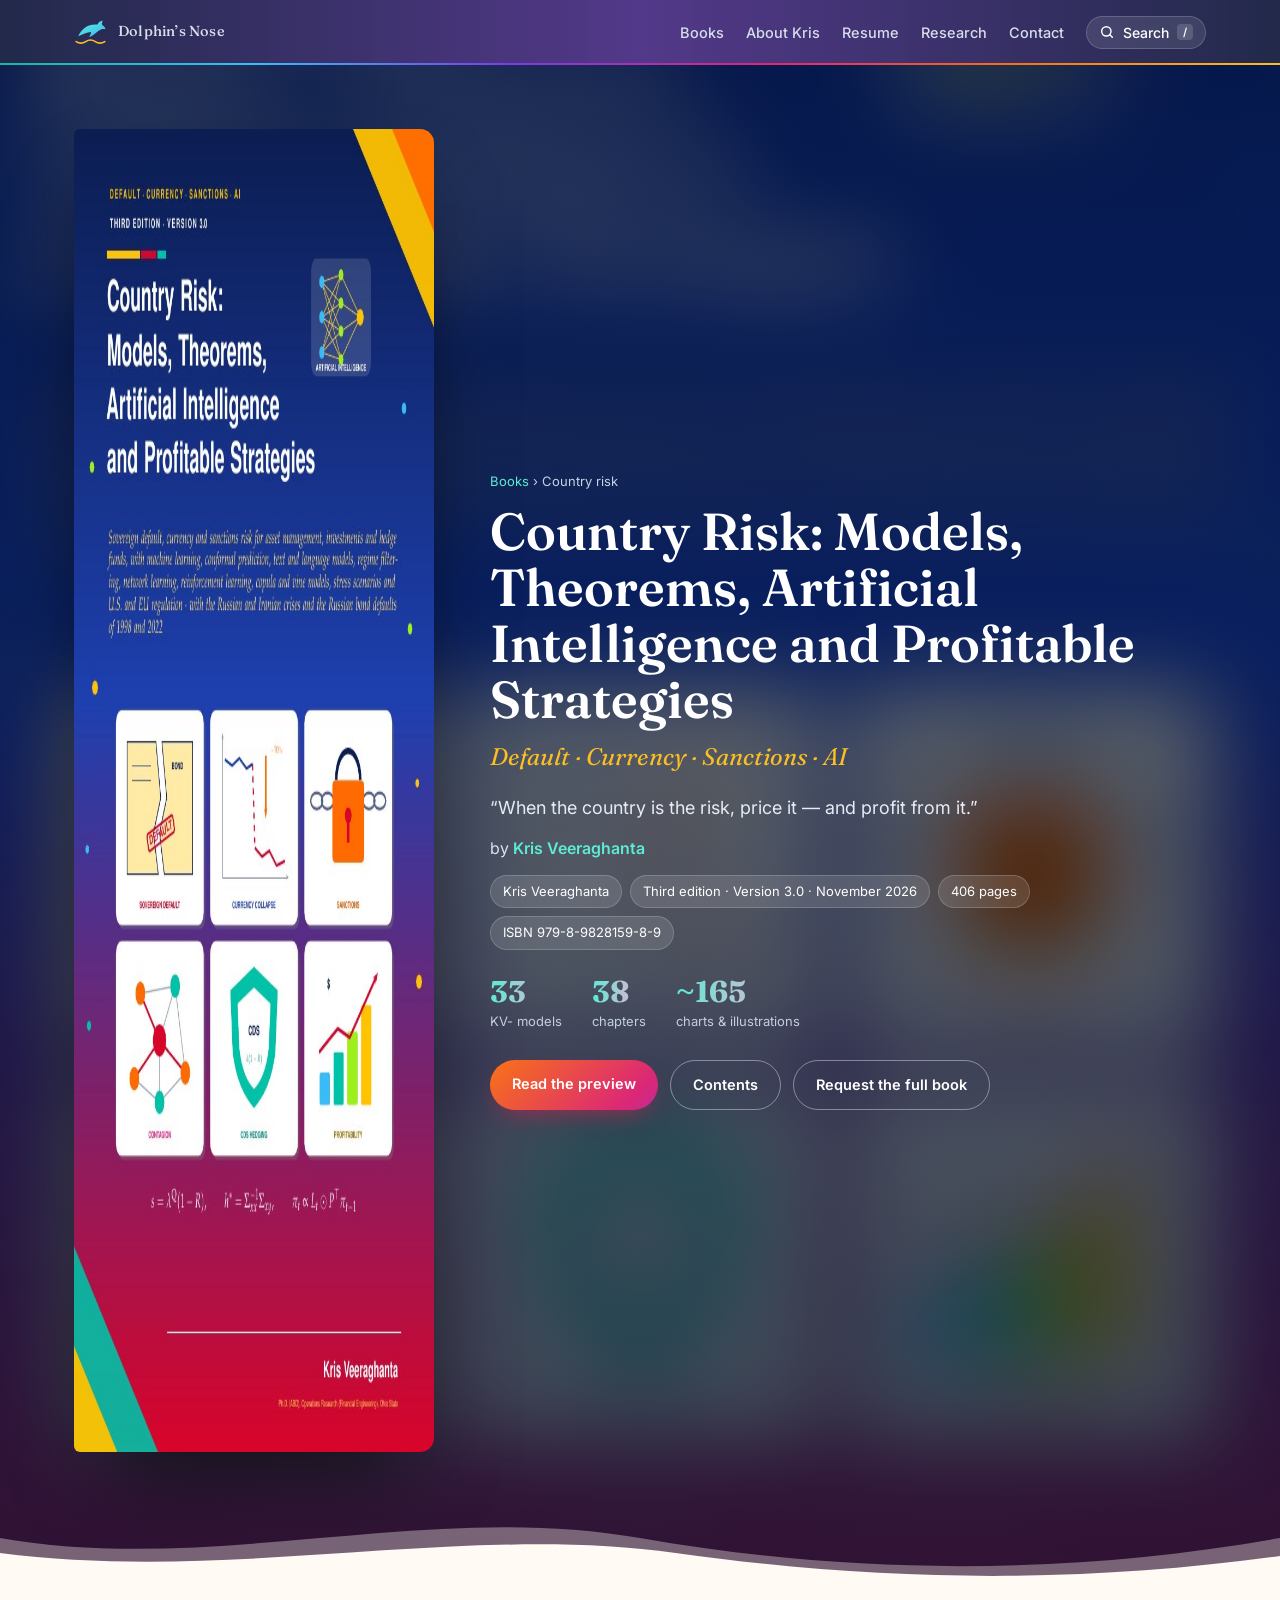
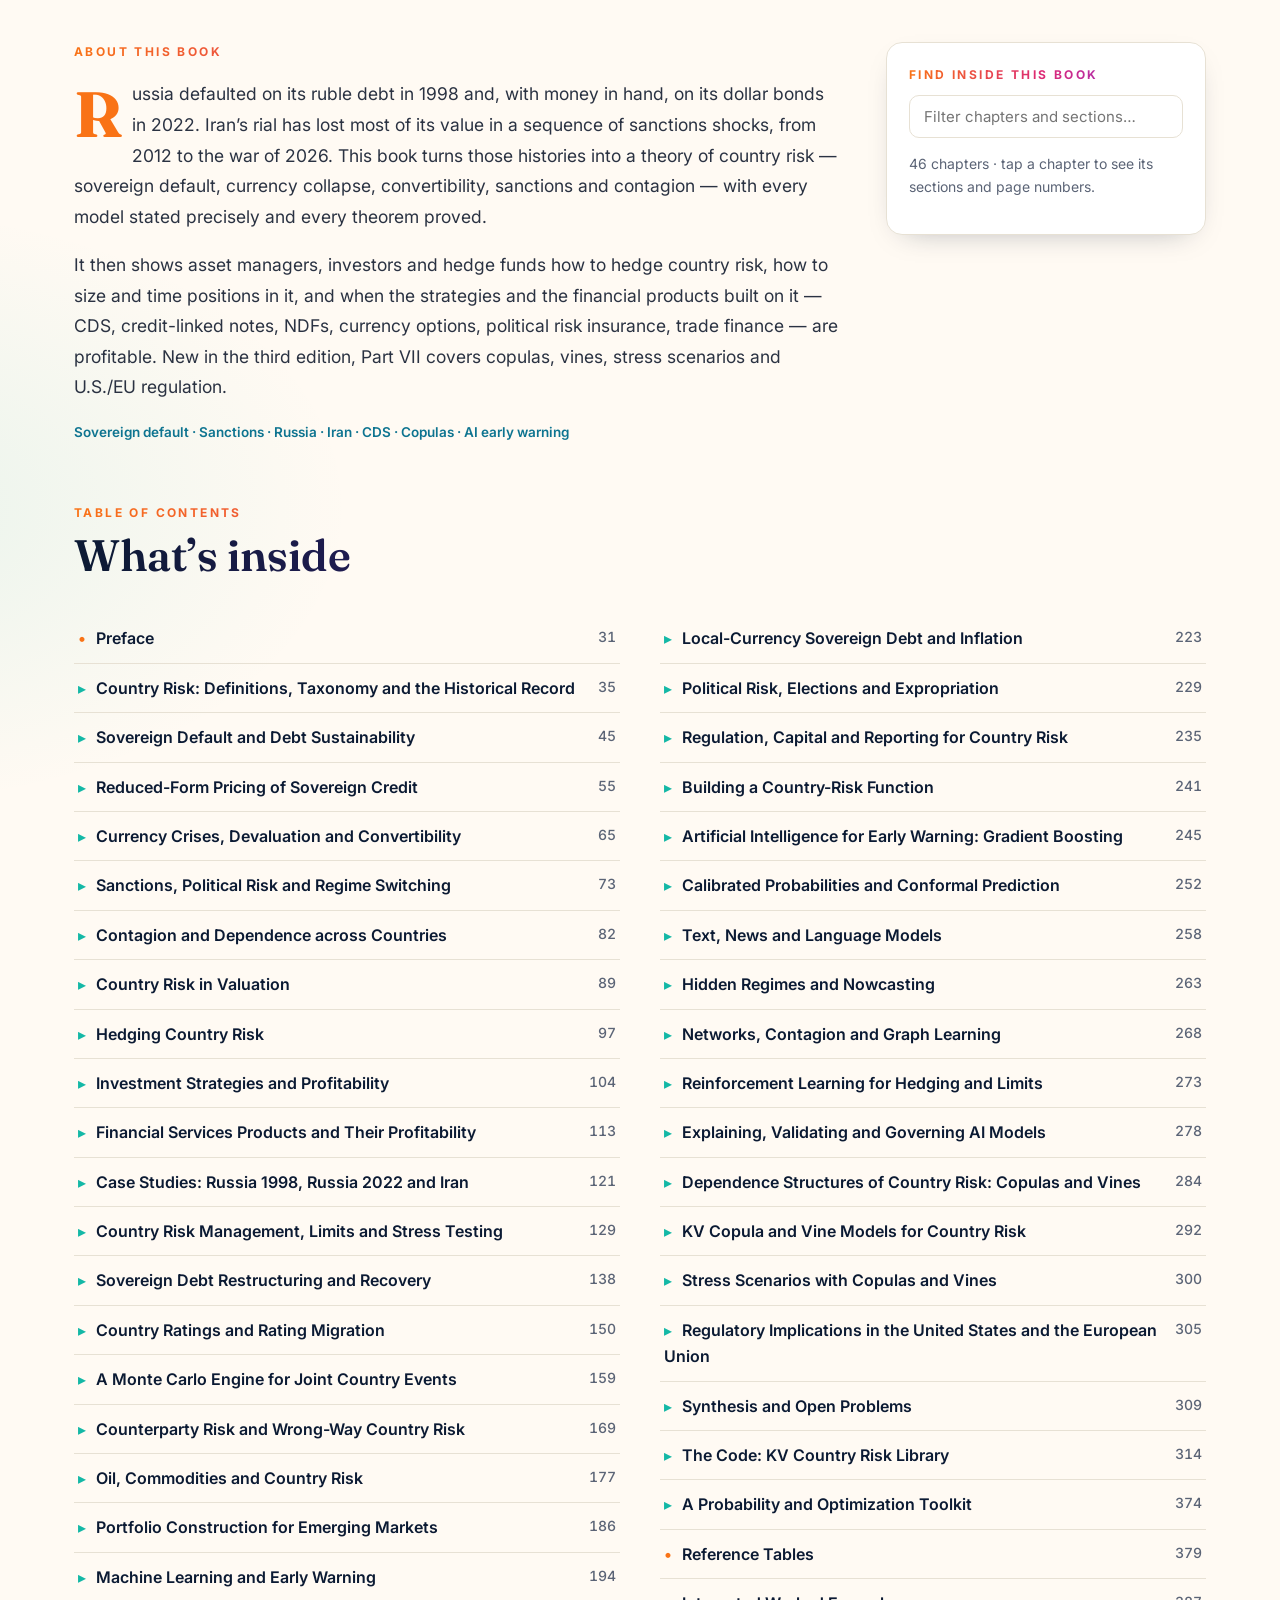
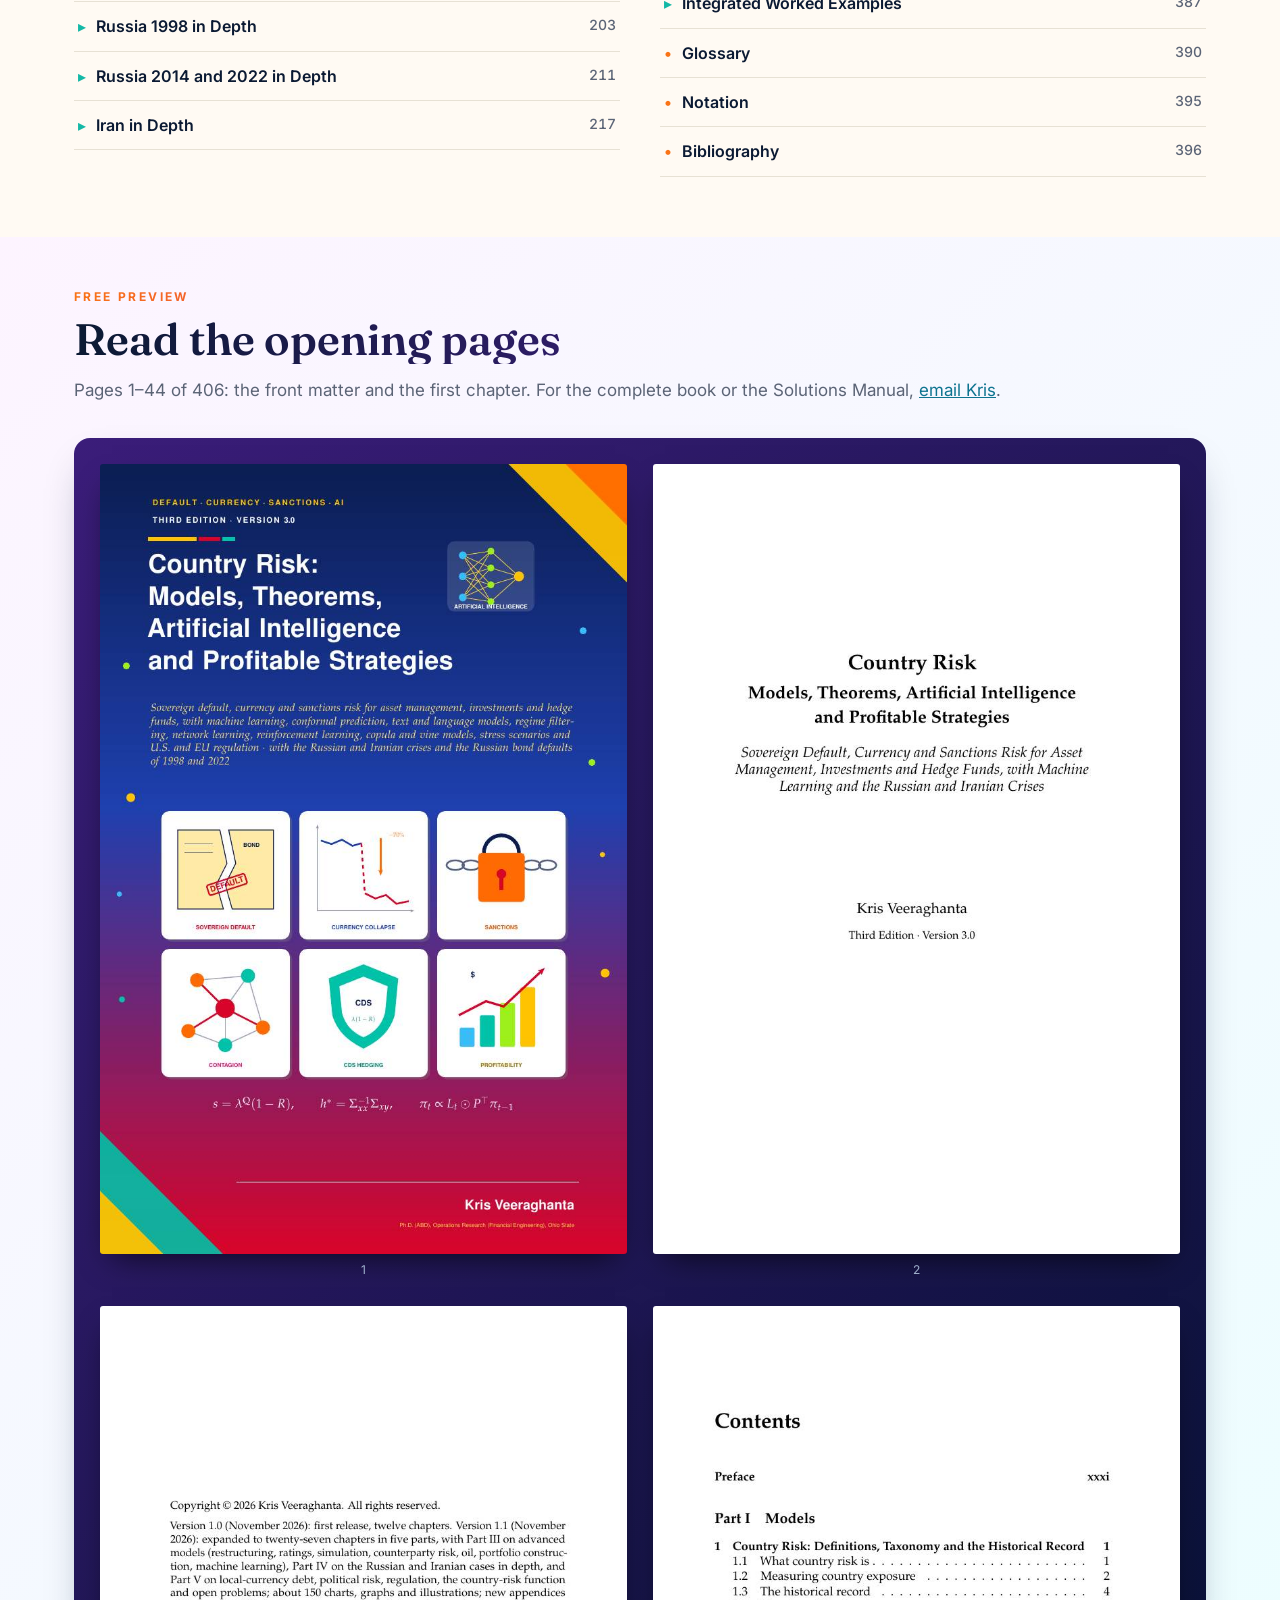
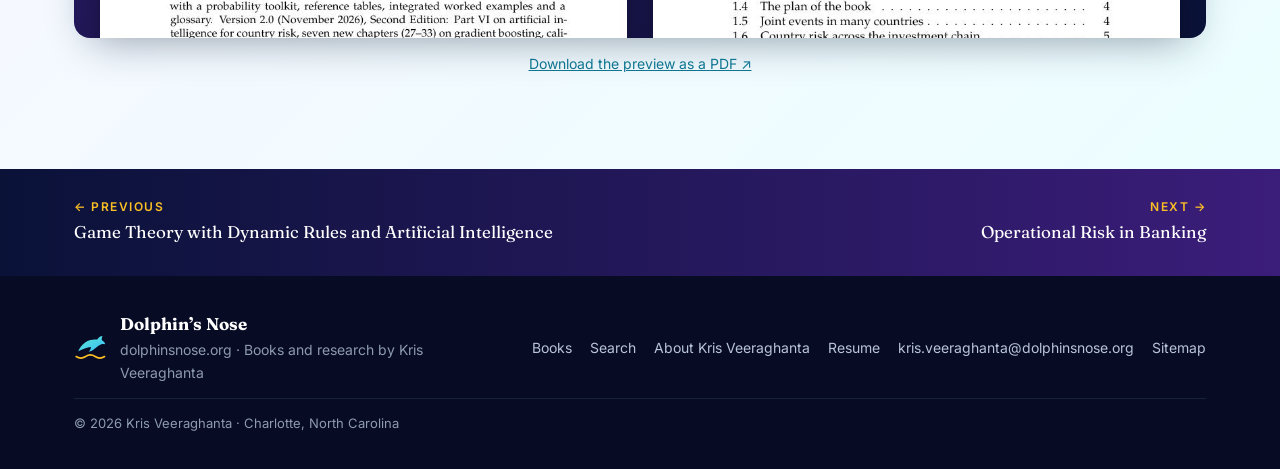
<file: books/country-risk.html>
<!DOCTYPE html>
<html lang="en">
<head>
<meta charset="utf-8">
<meta name="viewport" content="width=device-width, initial-scale=1">
<title>Country Risk: Models, Theorems, Artificial Intelligence and Profitable Strategies: Default · Currency · Sanctions · AI — by Kris Veeraghanta</title>
<meta name="description" content="When the country is the risk, price it — and profit from it. Russia defaulted on its ruble debt in 1998 and, with money in hand, on its dollar bonds in 2022. Iran’s rial has lost most of its value in a sequence of sanctions shocks, from 2012 to the war of 2026. This book turns…">
<meta name="author" content="Kris Veeraghanta">
<meta name="keywords" content="Kris Veeraghanta, Country Risk: Models, Theorems, Artificial Intelligence and Profitable Strategies, Sovereign default, Sanctions, Russia, Iran, CDS, Copulas, AI early warning, book, textbook">
<meta name="robots" content="index, follow, max-image-preview:large">
<link rel="canonical" href="https://dolphinsnose.org/books/country-risk.html">
<meta property="og:type" content="book">
<meta property="og:locale" content="en_US">
<meta name="twitter:title" content="Country Risk: Models, Theorems, Artificial Intelligence and Profitable Strategies: Default · Currency · Sanctions · AI — by Kris Veeraghanta">
<meta name="twitter:description" content="When the country is the risk, price it — and profit from it. Russia defaulted on its ruble debt in 1998 and, with money in hand, on its dollar bonds in 2022. Iran’s rial has lost most of its value in a sequence of sanctions shocks, from 2012 to the war of 2026. This book turns…">
<meta name="twitter:image" content="https://dolphinsnose.org/img/country-risk-cover.jpg">
<link rel="alternate" type="text/plain" href="/llms.txt" title="LLM summary">
<meta property="og:site_name" content="Dolphin's Nose · Kris Veeraghanta">
<meta property="og:title" content="Country Risk: Models, Theorems, Artificial Intelligence and Profitable Strategies: Default · Currency · Sanctions · AI — by Kris Veeraghanta">
<meta property="og:description" content="When the country is the risk, price it — and profit from it. Russia defaulted on its ruble debt in 1998 and, with money in hand, on its dollar bonds in 2022. Iran’s rial has lost most of its value in a sequence of sanctions shocks, from 2012 to the war of 2026. This book turns…">
<meta property="og:url" content="https://dolphinsnose.org/books/country-risk.html">
<meta property="og:image" content="https://dolphinsnose.org/img/country-risk-cover.jpg">
<meta name="twitter:card" content="summary_large_image">
<meta name="google-site-verification" content="7df3JsyQjXDO4Yy1PPxPUbqa0fzQI_dQc77vclcpmEM">
<meta name="theme-color" content="#0b1a33">
<link rel="icon" href="/img/favicon.svg" type="image/svg+xml">
<link rel="sitemap" type="application/xml" href="/sitemap.xml">
<link rel="preconnect" href="https://fonts.googleapis.com">
<link rel="preconnect" href="https://fonts.gstatic.com" crossorigin>
<link href="https://fonts.googleapis.com/css2?family=Fraunces:ital,opsz,wght@0,9..144,400;0,9..144,600;0,9..144,700;1,9..144,400&family=Inter:wght@400;500;600;700&display=swap" rel="stylesheet">
<link rel="stylesheet" href="../style.css">
<script type="application/ld+json">[{"@context": "https://schema.org", "@type": "WebSite", "name": "Dolphin's Nose — Kris Veeraghanta", "url": "https://dolphinsnose.org/", "potentialAction": {"@type": "SearchAction", "target": "https://dolphinsnose.org/search.html?q={search_term_string}", "query-input": "required name=search_term_string"}}, {"@context": "https://schema.org", "@type": "Person", "@id": "https://dolphinsnose.org/#kris", "name": "Kris Veeraghanta", "givenName": "Kris", "familyName": "Veeraghanta", "url": "https://dolphinsnose.org/about.html", "image": "https://dolphinsnose.org/img/kris-veeraghanta.jpg", "email": "mailto:kris.veeraghanta@dolphinsnose.org", "jobTitle": "Risk executive, quantitative modeler and author", "description": "Kris Veeraghanta is a risk executive, quantitative modeler and author with more than 30 years in financial risk management at Bank of America, Wells Fargo, the Federal Reserve Bank of Cleveland, JPMorgan, Merrill Lynch and KPMG.", "address": {"@type": "PostalAddress", "addressLocality": "Charlotte", "addressRegion": "NC", "addressCountry": "US"}, "alumniOf": {"@type": "CollegeOrUniversity", "name": "The Ohio State University"}, "hasCredential": "Ph.D. (ABD), Operations Research (Financial Engineering), Ohio State", "knowsAbout": ["Operational risk", "Credit risk", "Market risk", "Country risk", "Option pricing", "Copulas", "Vine copulas", "Monte Carlo simulation", "Stress testing", "Model risk management", "Basel III", "Artificial intelligence in risk management", "Game theory", "Nonlinear programming", "Operations research"]}, {"@context": "https://schema.org", "@type": "Book", "name": "Country Risk: Models, Theorems, Artificial Intelligence and Profitable Strategies", "alternativeHeadline": "Default · Currency · Sanctions · AI", "author": {"@type": "Person", "@id": "https://dolphinsnose.org/#kris", "name": "Kris Veeraghanta", "url": "https://dolphinsnose.org/about.html"}, "publisher": {"@type": "Person", "name": "Kris Veeraghanta"}, "datePublished": "2026", "genre": "Country risk", "isAccessibleForFree": false, "workExample": {"@type": "Book", "bookFormat": "https://schema.org/EBook", "numberOfPages": 406, "isbn": "9798982815989"}, "bookFormat": "https://schema.org/EBook", "numberOfPages": 406, "inLanguage": "en-US", "bookEdition": "Third edition · Version 3.0 · November 2026", "image": "https://dolphinsnose.org/img/country-risk-cover.jpg", "url": "https://dolphinsnose.org/books/country-risk.html", "description": "Russia defaulted on its ruble debt in 1998 and, with money in hand, on its dollar bonds in 2022. Iran’s rial has lost most of its value in a sequence of sanctions shocks, from 2012 to the war of 2026. This book turns those histories into a theory of country risk — sovereign default, currency collapse, convertibility, sanctions and contagion — with every model stated precisely and every theorem proved. It then shows asset managers, investors and hedge funds how to hedge country risk, how to size and time positions in it, and when the strategies and the financial products built on it — CDS, credit-linked notes, NDFs, currency options, political risk insurance, trade finance — are profitable. New in the third edition, Part VII covers copulas, vines, stress scenarios and U.S./EU regulation.", "keywords": "Sovereign default, Sanctions, Russia, Iran, CDS, Copulas, AI early warning", "isbn": "9798982815989"}, {"@context": "https://schema.org", "@type": "BreadcrumbList", "itemListElement": [{"@type": "ListItem", "position": 1, "name": "Kris Veeraghanta", "item": "https://dolphinsnose.org/"}, {"@type": "ListItem", "position": 2, "name": "Books", "item": "https://dolphinsnose.org/#books"}, {"@type": "ListItem", "position": 3, "name": "Country Risk: Models, Theorems, Artificial Intelligence and Profitable Strategies", "item": "https://dolphinsnose.org/books/country-risk.html"}]}]</script>
</head>
<body>
<header class="nav"><div class="wrap">
  <a class="brand" href="../index.html" aria-label="Dolphin's Nose home"><svg class="mark" viewBox="0 0 64 64" aria-hidden="true"><defs><linearGradient id="dg" x1="0" y1="0" x2="1" y2="1"><stop offset="0" stop-color="#5eead4"/><stop offset="1" stop-color="#38bdf8"/></linearGradient></defs><path fill="url(#dg)" d="M8 40c6-15 20-24 36-22 2-4 6-7 10-7-1 3-2 6-1 8 4 2 6 5 6 8-4-1-7-1-10 1-7 4-12 11-21 13 3-3 4-6 4-9-8 1-15 4-24 8z"/><path d="M4 50c6 4 12 4 18 0s12-4 18 0 12 4 18 0" fill="none" stroke="#fbbf24" stroke-width="3" stroke-linecap="round"/></svg><span>Dolphin’s Nose</span></a>
  <nav><ul>
    <li><a href="../index.html#books">Books</a></li>
    <li class="hide-sm"><a href="../about.html">About Kris</a></li>
    <li><a href="../resume.html">Resume</a></li>
    <li class="hide-sm"><a href="../index.html#research">Research</a></li>
    <li><a href="../index.html#contact">Contact</a></li>
    <li><button class="search-btn" type="button" data-open-search aria-label="Search the site"><svg viewBox="0 0 24 24" width="16" height="16" aria-hidden="true"><circle cx="11" cy="11" r="7" fill="none" stroke="currentColor" stroke-width="2.2"/><path d="M20 20l-4.2-4.2" stroke="currentColor" stroke-width="2.2" stroke-linecap="round"/></svg><span class="hide-sm">Search</span><kbd class="hide-sm">/</kbd></button></li>
  </ul></nav>
</div></header>

<main class="book-page" data-book="country-risk">
<section class="book-hero">
  <div class="book-bg" style="background-image:url('../img/country-risk-cover.jpg')"></div>
  <div class="wrap book-hero-in">
    <a class="big-cover" href="../preview/country-risk-preview.pdf" target="_blank" rel="noopener"><img src="../img/country-risk-cover.jpg" alt="Cover of Country Risk: Models, Theorems, Artificial Intelligence and Profitable Strategies" width="935" height="1323"></a>
    <div>
      <div class="crumbs"><a href="../index.html#books">Books</a> › Country risk</div>
      <h1>Country Risk: Models, Theorems, Artificial Intelligence and Profitable Strategies</h1>
      <p class="sub">Default · Currency · Sanctions · AI</p>
      <p class="tagline">“When the country is the risk, price it — and profit from it.”</p>
      <p class="byline">by <a href="../about.html">Kris Veeraghanta</a></p>
      <div class="meta"><span>Kris Veeraghanta</span><span>Third edition · Version 3.0 · November 2026</span><span>406 pages</span><span>ISBN 979-8-9828159-8-9</span></div>
      <div class="bstats"><div><b>33</b><span>KV- models</span></div><div><b>38</b><span>chapters</span></div><div><b>~165</b><span>charts &amp; illustrations</span></div></div>
      <div class="btns">
        <a class="btn primary" href="#preview">Read the preview</a>
        <a class="btn ghost" href="#contents">Contents</a>
        <a class="btn ghost" href="mailto:kris.veeraghanta@dolphinsnose.org?subject=Request:%20Country%20Risk:%20Models,%20Theorems,%20Artificial%20Intelligence%20and%20Profitable%20Strategies">Request the full book</a>
      </div>
    </div>
  </div>
  <svg class="waves" viewBox="0 0 1440 120" preserveAspectRatio="none" aria-hidden="true"><path d="M0 60 C 240 110 480 10 720 60 S 1200 110 1440 60 V120 H0Z" fill="currentColor" opacity=".35"/><path d="M0 80 C 260 120 520 40 760 80 S 1220 120 1440 84 V120 H0Z" fill="currentColor"/></svg>
</section>

<section class="book-body"><div class="wrap two">
  <article class="about-book">
    <div class="eyebrow">About this book</div>
    <p>Russia defaulted on its ruble debt in 1998 and, with money in hand, on its dollar bonds in 2022. Iran’s rial has lost most of its value in a sequence of sanctions shocks, from 2012 to the war of 2026. This book turns those histories into a theory of country risk — sovereign default, currency collapse, convertibility, sanctions and contagion — with every model stated precisely and every theorem proved.</p><p>It then shows asset managers, investors and hedge funds how to hedge country risk, how to size and time positions in it, and when the strategies and the financial products built on it — CDS, credit-linked notes, NDFs, currency options, political risk insurance, trade finance — are profitable. New in the third edition, Part VII covers copulas, vines, stress scenarios and U.S./EU regulation.</p>
    <div class="kw">Sovereign default · Sanctions · Russia · Iran · CDS · Copulas · AI early warning</div>
  </article>
  <aside class="toc-tools">
    <div class="eyebrow">Find inside this book</div>
    <input type="search" id="tocFilter" placeholder="Filter chapters and sections…" aria-label="Filter the table of contents">
    <p class="small">46 chapters · tap a chapter to see its sections and page numbers.</p>
  </aside>
</div></section>

<section id="contents" class="toc-sec"><div class="wrap">
  <div class="sec-head"><div class="eyebrow">Table of contents</div><h2>What’s inside</h2></div>
  <div class="toc" id="toc"><div class="ch leaf" id="preface"><span class="ct">Preface</span><span class="pg">31</span></div>
<details class="ch" id="country-risk-definitions-taxonomy-and-the-historical-record"><summary><span class="ct">Country Risk: Definitions, Taxonomy and the Historical Record</span><span class="pg">35</span></summary><ul class="secs"><li><span>What country risk is</span><span class="pg">35</span></li><li><span>Measuring country exposure</span><span class="pg">36</span></li><li><span>The historical record</span><span class="pg">38</span></li><li><span>The plan of the book</span><span class="pg">38</span></li><li><span>Joint events in many countries</span><span class="pg">38</span></li><li><span>Country risk across the investment chain</span><span class="pg">39</span></li><li><span>Further illustrations</span><span class="pg">41</span></li><li><span>Notes</span><span class="pg">41</span></li></ul></details>
<details class="ch" id="sovereign-default-and-debt-sustainability"><summary><span class="ct">Sovereign Default and Debt Sustainability</span><span class="pg">45</span></summary><ul class="secs"><li><span>Debt dynamics</span><span class="pg">45</span></li><li><span>Stochastic debt and the fiscal limit</span><span class="pg">46</span></li><li><span>Willingness to pay</span><span class="pg">47</span></li><li><span>The path of debt and the time to a threshold</span><span class="pg">48</span></li><li><span>Ability, willingness and the investor</span><span class="pg">49</span></li><li><span>Further illustrations</span><span class="pg">50</span></li><li><span>Notes</span><span class="pg">50</span></li></ul></details>
<details class="ch" id="reduced-form-pricing-of-sovereign-credit"><summary><span class="ct">Reduced-Form Pricing of Sovereign Credit</span><span class="pg">55</span></summary><ul class="secs"><li><span>Survival, default and bond prices</span><span class="pg">55</span></li><li><span>The credit triangle and the CDS</span><span class="pg">55</span></li><li><span>Bootstrapping a hazard curve</span><span class="pg">56</span></li><li><span>What a distressed price says about recovery</span><span class="pg">57</span></li><li><span>Marking a CDS to market</span><span class="pg">58</span></li><li><span>Recovery conventions</span><span class="pg">58</span></li><li><span>Pricing country risk on the trading desk</span><span class="pg">60</span></li><li><span>Further illustrations</span><span class="pg">60</span></li><li><span>Notes</span><span class="pg">60</span></li></ul></details>
<details class="ch" id="currency-crises-devaluation-and-convertibility"><summary><span class="ct">Currency Crises, Devaluation and Convertibility</span><span class="pg">65</span></summary><ul class="secs"><li><span>When a peg is attacked</span><span class="pg">65</span></li><li><span>Transfer and convertibility risk</span><span class="pg">66</span></li><li><span>Default and devaluation: the quanto CDS</span><span class="pg">67</span></li><li><span>Interest differentials and devaluation risk</span><span class="pg">68</span></li><li><span>Multiple exchange rates</span><span class="pg">68</span></li><li><span>Further illustrations</span><span class="pg">70</span></li><li><span>Notes</span><span class="pg">70</span></li></ul></details>
<details class="ch" id="sanctions-political-risk-and-regime-switching"><summary><span class="ct">Sanctions, Political Risk and Regime Switching</span><span class="pg">73</span></summary><ul class="secs"><li><span>A Markov chain of sanctions regimes</span><span class="pg">73</span></li><li><span>Reading the regime from the market</span><span class="pg">74</span></li><li><span>Frozen assets</span><span class="pg">75</span></li><li><span>Iran: a history of regime switches</span><span class="pg">75</span></li><li><span>How long regimes last</span><span class="pg">76</span></li><li><span>Sanctions and the plumbing of payments</span><span class="pg">76</span></li><li><span>Political risk beyond sanctions</span><span class="pg">77</span></li><li><span>Further illustrations</span><span class="pg">78</span></li><li><span>Notes</span><span class="pg">78</span></li></ul></details>
<details class="ch" id="contagion-and-dependence-across-countries"><summary><span class="ct">Contagion and Dependence across Countries</span><span class="pg">82</span></summary><ul class="secs"><li><span>Copulas for joint default</span><span class="pg">82</span></li><li><span>The large-portfolio limit</span><span class="pg">83</span></li><li><span>Consequences for diversification</span><span class="pg">83</span></li><li><span>The shape of the loss distribution</span><span class="pg">84</span></li><li><span>Channels of contagion</span><span class="pg">84</span></li><li><span>Further illustrations</span><span class="pg">86</span></li><li><span>Notes</span><span class="pg">86</span></li></ul></details>
<details class="ch" id="country-risk-in-valuation"><summary><span class="ct">Country Risk in Valuation</span><span class="pg">89</span></summary><ul class="secs"><li><span>Discount rates and event intensities</span><span class="pg">89</span></li><li><span>Firm-specific exposure</span><span class="pg">90</span></li><li><span>The option to exit</span><span class="pg">90</span></li><li><span>Sensitivity of value to country risk</span><span class="pg">91</span></li><li><span>Practice: where the premium comes from</span><span class="pg">92</span></li><li><span>Exits from a sanctioned country</span><span class="pg">92</span></li><li><span>Further illustrations</span><span class="pg">92</span></li><li><span>Notes</span><span class="pg">92</span></li></ul></details>
<details class="ch" id="hedging-country-risk"><summary><span class="ct">Hedging Country Risk</span><span class="pg">97</span></summary><ul class="secs"><li><span>The minimum-variance hedge</span><span class="pg">97</span></li><li><span>When an instrument is sanctioned away</span><span class="pg">97</span></li><li><span>Hedging jumps</span><span class="pg">98</span></li><li><span>Hedges that may not settle</span><span class="pg">99</span></li><li><span>A hedging program for an asset manager</span><span class="pg">99</span></li><li><span>Further illustrations</span><span class="pg">100</span></li><li><span>Notes</span><span class="pg">100</span></li></ul></details>
<details class="ch" id="investment-strategies-and-profitability"><summary><span class="ct">Investment Strategies and Profitability</span><span class="pg">104</span></summary><ul class="secs"><li><span>The sovereign credit risk premium</span><span class="pg">104</span></li><li><span>Distressed sovereign debt</span><span class="pg">104</span></li><li><span>Sizing with default jumps</span><span class="pg">105</span></li><li><span>The carry trade and the crash</span><span class="pg">106</span></li><li><span>Basis and quanto trades</span><span class="pg">106</span></li><li><span>Strategies for different investors</span><span class="pg">107</span></li><li><span>Track records without crashes</span><span class="pg">107</span></li><li><span>Building a country-risk book</span><span class="pg">108</span></li><li><span>Further illustrations</span><span class="pg">109</span></li><li><span>Notes</span><span class="pg">109</span></li></ul></details>
<details class="ch" id="financial-services-products-and-their-profitability"><summary><span class="ct">Financial Services Products and Their Profitability</span><span class="pg">113</span></summary><ul class="secs"><li><span>Currency products</span><span class="pg">113</span></li><li><span>Credit products</span><span class="pg">114</span></li><li><span>Insurance and trade finance</span><span class="pg">115</span></li><li><span>The provider&#x27;s profitability</span><span class="pg">115</span></li><li><span>Parity and the value of devaluation insurance</span><span class="pg">115</span></li><li><span>Funds and liquidity</span><span class="pg">116</span></li><li><span>Profitability across a product line</span><span class="pg">117</span></li><li><span>Further illustrations</span><span class="pg">117</span></li><li><span>Notes</span><span class="pg">117</span></li></ul></details>
<details class="ch" id="case-studies-russia-1998-russia-2022-and-iran"><summary><span class="ct">Case Studies: Russia 1998, Russia 2022 and Iran</span><span class="pg">121</span></summary><ul class="secs"><li><span>Russia 1998: the GKO default and the moratorium</span><span class="pg">121</span></li><li><span>Russia 2022: the default that sanctions made</span><span class="pg">122</span></li><li><span>Iran: liquidity, sanctions and war</span><span class="pg">123</span></li><li><span>A timeline</span><span class="pg">124</span></li><li><span>Reading the cases as an investor</span><span class="pg">124</span></li><li><span>Further illustrations</span><span class="pg">125</span></li><li><span>What the three cases teach together</span><span class="pg">125</span></li></ul></details>
<details class="ch" id="country-risk-management-limits-and-stress-testing"><summary><span class="ct">Country Risk Management, Limits and Stress Testing</span><span class="pg">129</span></summary><ul class="secs"><li><span>Measuring exposure</span><span class="pg">129</span></li><li><span>Optimal country limits</span><span class="pg">129</span></li><li><span>Expected shortfall for concentration</span><span class="pg">130</span></li><li><span>Stress testing with a sanctions scenario</span><span class="pg">130</span></li><li><span>Early warning</span><span class="pg">131</span></li><li><span>Governance and model risk</span><span class="pg">131</span></li><li><span>How limits respond to the total budget</span><span class="pg">132</span></li><li><span>A country-risk framework</span><span class="pg">133</span></li><li><span>Further illustrations</span><span class="pg">133</span></li><li><span>Notes</span><span class="pg">133</span></li></ul></details>
<details class="ch" id="sovereign-debt-restructuring-and-recovery"><summary><span class="ct">Sovereign Debt Restructuring and Recovery</span><span class="pg">138</span></summary><ul class="secs"><li><span>The haircut</span><span class="pg">138</span></li><li><span>Recovery as a bargain</span><span class="pg">140</span></li><li><span>Collective action and holdouts</span><span class="pg">142</span></li><li><span>The cost of delay</span><span class="pg">144</span></li><li><span>Recovery in pricing models</span><span class="pg">145</span></li><li><span>Rules for distressed investors</span><span class="pg">146</span></li><li><span>Further illustrations</span><span class="pg">146</span></li><li><span>Notes</span><span class="pg">146</span></li></ul></details>
<details class="ch" id="country-ratings-and-rating-migration"><summary><span class="ct">Country Ratings and Rating Migration</span><span class="pg">150</span></summary><ul class="secs"><li><span>The rating scale</span><span class="pg">150</span></li><li><span>The rating chain</span><span class="pg">151</span></li><li><span>Estimation and embedding</span><span class="pg">152</span></li><li><span>From ratings to spreads</span><span class="pg">154</span></li><li><span>Ratings in practice</span><span class="pg">155</span></li><li><span>Further illustrations</span><span class="pg">156</span></li><li><span>Notes</span><span class="pg">157</span></li></ul></details>
<details class="ch" id="a-monte-carlo-engine-for-joint-country-events"><summary><span class="ct">A Monte Carlo Engine for Joint Country Events</span><span class="pg">159</span></summary><ul class="secs"><li><span>Specification</span><span class="pg">159</span></li><li><span>Convergence of the time discretization</span><span class="pg">160</span></li><li><span>Monte Carlo error</span><span class="pg">161</span></li><li><span>Importance sampling for rare defaults</span><span class="pg">162</span></li><li><span>Control variates and antithetic draws</span><span class="pg">164</span></li><li><span>Validating a simulation engine</span><span class="pg">165</span></li><li><span>Further illustrations</span><span class="pg">166</span></li><li><span>Notes</span><span class="pg">166</span></li></ul></details>
<details class="ch" id="counterparty-risk-and-wrong-way-country-risk"><summary><span class="ct">Counterparty Risk and Wrong-Way Country Risk</span><span class="pg">169</span></summary><ul class="secs"><li><span>Credit valuation adjustment</span><span class="pg">169</span></li><li><span>The exposure of a currency forward</span><span class="pg">170</span></li><li><span>Wrong-way risk through devaluation at default</span><span class="pg">170</span></li><li><span>Collateral and its limits in a country event</span><span class="pg">172</span></li><li><span>Lessons for banks and funds</span><span class="pg">173</span></li><li><span>Further illustrations</span><span class="pg">174</span></li><li><span>Notes</span><span class="pg">174</span></li></ul></details>
<details class="ch" id="oil-commodities-and-country-risk"><summary><span class="ct">Oil, Commodities and Country Risk</span><span class="pg">177</span></summary><ul class="secs"><li><span>The fiscal breakeven price</span><span class="pg">177</span></li><li><span>Time to a price floor</span><span class="pg">178</span></li><li><span>Oil and the currency</span><span class="pg">179</span></li><li><span>Oil-dependent default intensity</span><span class="pg">181</span></li><li><span>Buffers: reserves, wealth funds and fiscal rules</span><span class="pg">182</span></li><li><span>Investment implications</span><span class="pg">182</span></li><li><span>Further illustrations</span><span class="pg">183</span></li><li><span>Notes</span><span class="pg">183</span></li></ul></details>
<details class="ch" id="portfolio-construction-for-emerging-markets"><summary><span class="ct">Portfolio Construction for Emerging Markets</span><span class="pg">186</span></summary><ul class="secs"><li><span>Returns with default jumps</span><span class="pg">186</span></li><li><span>Expected shortfall as an optimization</span><span class="pg">187</span></li><li><span>An optimal portfolio under a tail limit</span><span class="pg">188</span></li><li><span>Risk contributions by country</span><span class="pg">188</span></li><li><span>Views on countries: Black–Litterman</span><span class="pg">189</span></li><li><span>Benchmarks, exclusions and liquidity</span><span class="pg">190</span></li><li><span>Further illustrations</span><span class="pg">191</span></li><li><span>Notes</span><span class="pg">191</span></li></ul></details>
<details class="ch" id="machine-learning-and-early-warning"><summary><span class="ct">Machine Learning and Early Warning</span><span class="pg">194</span></summary><ul class="secs"><li><span>The prediction problem</span><span class="pg">194</span></li><li><span>What the ROC curve measures</span><span class="pg">195</span></li><li><span>Scoring probabilities</span><span class="pg">195</span></li><li><span>Regularization and separation</span><span class="pg">196</span></li><li><span>The signal approach</span><span class="pg">197</span></li><li><span>Pitfalls</span><span class="pg">198</span></li><li><span>Governance of machine-learning models</span><span class="pg">199</span></li><li><span>From KV-ML to Part VI</span><span class="pg">199</span></li><li><span>Further illustrations</span><span class="pg">200</span></li><li><span>Notes</span><span class="pg">200</span></li></ul></details>
<details class="ch" id="russia-1998-in-depth"><summary><span class="ct">Russia 1998 in Depth</span><span class="pg">203</span></summary><ul class="secs"><li><span>The setting</span><span class="pg">203</span></li><li><span>The descent</span><span class="pg">204</span></li><li><span>The rescue that did not work</span><span class="pg">204</span></li><li><span>Reading the market signals</span><span class="pg">205</span></li><li><span>Selective default</span><span class="pg">206</span></li><li><span>Contagion: Ukraine, emerging markets and LTCM</span><span class="pg">207</span></li><li><span>What each model says</span><span class="pg">207</span></li><li><span>Lessons</span><span class="pg">207</span></li><li><span>Further illustrations</span><span class="pg">208</span></li><li><span>Notes</span><span class="pg">208</span></li></ul></details>
<details class="ch" id="russia-2014-and-2022-in-depth"><summary><span class="ct">Russia 2014 and 2022 in Depth</span><span class="pg">211</span></summary><ul class="secs"><li><span>2014: sanctions meet an oil collapse</span><span class="pg">211</span></li><li><span>2022: the sanctions regime</span><span class="pg">212</span></li><li><span>2014 and 2022 compared</span><span class="pg">212</span></li><li><span>Investors in 2014 and 2022</span><span class="pg">214</span></li><li><span>Lessons</span><span class="pg">215</span></li><li><span>Further illustrations</span><span class="pg">215</span></li><li><span>Notes</span><span class="pg">215</span></li></ul></details>
<details class="ch" id="iran-in-depth"><summary><span class="ct">Iran in Depth</span><span class="pg">217</span></summary><ul class="secs"><li><span>A timeline</span><span class="pg">217</span></li><li><span>Oil, sanctions and the budget</span><span class="pg">217</span></li><li><span>The rial</span><span class="pg">218</span></li><li><span>Multiple exchange rates</span><span class="pg">218</span></li><li><span>Through the models</span><span class="pg">219</span></li><li><span>The 2026 war</span><span class="pg">219</span></li><li><span>Lessons</span><span class="pg">220</span></li><li><span>Further illustrations</span><span class="pg">220</span></li><li><span>Notes</span><span class="pg">220</span></li></ul></details>
<details class="ch" id="local-currency-sovereign-debt-and-inflation"><summary><span class="ct">Local-Currency Sovereign Debt and Inflation</span><span class="pg">223</span></summary><ul class="secs"><li><span>Inflation as a haircut</span><span class="pg">223</span></li><li><span>The foreign investor in local bonds</span><span class="pg">223</span></li><li><span>Currency mismatch</span><span class="pg">225</span></li><li><span>Local and hard-currency default</span><span class="pg">225</span></li><li><span>Implications for investors</span><span class="pg">226</span></li><li><span>Further illustrations</span><span class="pg">227</span></li><li><span>Notes</span><span class="pg">227</span></li></ul></details>
<details class="ch" id="political-risk-elections-and-expropriation"><summary><span class="ct">Political Risk, Elections and Expropriation</span><span class="pg">229</span></summary><ul class="secs"><li><span>Scheduled events and implied volatility</span><span class="pg">229</span></li><li><span>Expropriation and compensation</span><span class="pg">230</span></li><li><span>Political regimes and the regime model</span><span class="pg">231</span></li><li><span>Practice</span><span class="pg">232</span></li><li><span>Political events from text</span><span class="pg">232</span></li><li><span>Further illustrations</span><span class="pg">232</span></li><li><span>Notes</span><span class="pg">232</span></li></ul></details>
<details class="ch" id="regulation-capital-and-reporting-for-country-risk"><summary><span class="ct">Regulation, Capital and Reporting for Country Risk</span><span class="pg">235</span></summary><ul class="secs"><li><span>Standardized risk weights</span><span class="pg">235</span></li><li><span>The IRB formula</span><span class="pg">235</span></li><li><span>Country-exposure reporting</span><span class="pg">237</span></li><li><span>Stress testing</span><span class="pg">237</span></li><li><span>Model risk management</span><span class="pg">238</span></li><li><span>Further illustrations</span><span class="pg">239</span></li><li><span>Notes</span><span class="pg">239</span></li></ul></details>
<details class="ch" id="building-a-country-risk-function"><summary><span class="ct">Building a Country-Risk Function</span><span class="pg">241</span></summary><ul class="secs"><li><span>Mandate and appetite</span><span class="pg">241</span></li><li><span>The country rating process</span><span class="pg">241</span></li><li><span>Limits and their monitoring</span><span class="pg">242</span></li><li><span>Data and technology</span><span class="pg">242</span></li><li><span>Reporting</span><span class="pg">243</span></li><li><span>The playbook for a country event</span><span class="pg">243</span></li><li><span>Key risk indicators</span><span class="pg">244</span></li><li><span>Notes</span><span class="pg">244</span></li></ul></details>
<details class="ch" id="artificial-intelligence-for-early-warning-gradient-boosting"><summary><span class="ct">Artificial Intelligence for Early Warning: Gradient Boosting</span><span class="pg">245</span></summary><ul class="secs"><li><span>A crisis panel with interactions</span><span class="pg">246</span></li><li><span>Why additive models miss interactions</span><span class="pg">246</span></li><li><span>KV-BOOST</span><span class="pg">247</span></li><li><span>KV-BOOST against the logistic benchmark</span><span class="pg">248</span></li><li><span>What the model learned</span><span class="pg">249</span></li><li><span>Practice</span><span class="pg">249</span></li><li><span>Notes</span><span class="pg">250</span></li></ul></details>
<details class="ch" id="calibrated-probabilities-and-conformal-prediction"><summary><span class="ct">Calibrated Probabilities and Conformal Prediction</span><span class="pg">252</span></summary><ul class="secs"><li><span>Calibration</span><span class="pg">252</span></li><li><span>Conformal prediction</span><span class="pg">253</span></li><li><span>Adaptive conformal inference</span><span class="pg">254</span></li><li><span>Practice</span><span class="pg">255</span></li><li><span>Notes</span><span class="pg">256</span></li></ul></details>
<details class="ch" id="text-news-and-language-models"><summary><span class="ct">Text, News and Language Models</span><span class="pg">258</span></summary><ul class="secs"><li><span>Documents as evidence</span><span class="pg">258</span></li><li><span>How fast evidence accumulates</span><span class="pg">259</span></li><li><span>Large language models</span><span class="pg">260</span></li><li><span>Notes</span><span class="pg">261</span></li></ul></details>
<details class="ch" id="hidden-regimes-and-nowcasting"><summary><span class="ct">Hidden Regimes and Nowcasting</span><span class="pg">263</span></summary><ul class="secs"><li><span>The forward filter</span><span class="pg">263</span></li><li><span>Fusing market and text</span><span class="pg">264</span></li><li><span>Nowcasting when the data stop</span><span class="pg">264</span></li><li><span>Notes</span><span class="pg">266</span></li></ul></details>
<details class="ch" id="networks-contagion-and-graph-learning"><summary><span class="ct">Networks, Contagion and Graph Learning</span><span class="pg">268</span></summary><ul class="secs"><li><span>Clearing payments</span><span class="pg">268</span></li><li><span>Learning on graphs</span><span class="pg">270</span></li><li><span>Notes</span><span class="pg">272</span></li></ul></details>
<details class="ch" id="reinforcement-learning-for-hedging-and-limits"><summary><span class="ct">Reinforcement Learning for Hedging and Limits</span><span class="pg">273</span></summary><ul class="secs"><li><span>A hedging problem</span><span class="pg">273</span></li><li><span>Dynamic programming</span><span class="pg">273</span></li><li><span>Learning without a model</span><span class="pg">275</span></li><li><span>Limits as a control problem</span><span class="pg">276</span></li><li><span>Notes</span><span class="pg">276</span></li></ul></details>
<details class="ch" id="explaining-validating-and-governing-ai-models"><summary><span class="ct">Explaining, Validating and Governing AI Models</span><span class="pg">278</span></summary><ul class="secs"><li><span>Shapley explanations</span><span class="pg">278</span></li><li><span>Drift monitoring</span><span class="pg">280</span></li><li><span>Validating and governing AI models</span><span class="pg">280</span></li><li><span>The cases through Part VI</span><span class="pg">281</span></li><li><span>Notes</span><span class="pg">282</span></li></ul></details>
<details class="ch" id="dependence-structures-of-country-risk-copulas-and-vines"><summary><span class="ct">Dependence Structures of Country Risk: Copulas and Vines</span><span class="pg">284</span></summary><ul class="secs"><li><span>Data, margins and pseudo-observations</span><span class="pg">284</span></li><li><span>What the dependence looks like</span><span class="pg">285</span></li><li><span>Pair copulas and their tails</span><span class="pg">287</span></li><li><span>Vines</span><span class="pg">289</span></li><li><span>Notes</span><span class="pg">290</span></li></ul></details>
<details class="ch" id="kv-copula-and-vine-models-for-country-risk"><summary><span class="ct">KV Copula and Vine Models for Country Risk</span><span class="pg">292</span></summary><ul class="secs"><li><span>The KV models</span><span class="pg">292</span></li><li><span>The contest</span><span class="pg">294</span></li><li><span>Tails and joint crises</span><span class="pg">295</span></li><li><span>Value-at-risk and expected shortfall</span><span class="pg">296</span></li><li><span>The book&#x27;s models with the fitted dependence</span><span class="pg">297</span></li><li><span>Which model for which purpose</span><span class="pg">297</span></li><li><span>Notes</span><span class="pg">297</span></li></ul></details>
<details class="ch" id="stress-scenarios-with-copulas-and-vines"><summary><span class="ct">Stress Scenarios with Copulas and Vines</span><span class="pg">300</span></summary><ul class="secs"><li><span>Severity in copula terms</span><span class="pg">300</span></li><li><span>Generic scenarios</span><span class="pg">300</span></li><li><span>Specific scenarios</span><span class="pg">301</span></li><li><span>Reverse stress testing</span><span class="pg">302</span></li><li><span>Regime-dependent calibration of the joint engine</span><span class="pg">303</span></li><li><span>Designing a scenario program</span><span class="pg">303</span></li><li><span>Notes</span><span class="pg">303</span></li></ul></details>
<details class="ch" id="regulatory-implications-in-the-united-states-and-the-europea"><summary><span class="ct">Regulatory Implications in the United States and the European Union</span><span class="pg">305</span></summary><ul class="secs"><li><span>United States</span><span class="pg">305</span></li><li><span>European Union</span><span class="pg">306</span></li><li><span>Implications for the KV models</span><span class="pg">307</span></li><li><span>Notes</span><span class="pg">307</span></li></ul></details>
<details class="ch" id="synthesis-and-open-problems"><summary><span class="ct">Synthesis and Open Problems</span><span class="pg">309</span></summary><ul class="secs"><li><span>Ten propositions about country risk</span><span class="pg">309</span></li><li><span>Five propositions about artificial intelligence in country risk</span><span class="pg">310</span></li><li><span>Four propositions about dependence, stress and regulation</span><span class="pg">310</span></li><li><span>From questions to results</span><span class="pg">310</span></li><li><span>Open problems</span><span class="pg">310</span></li><li><span>A closing word</span><span class="pg">312</span></li><li><span>Notes</span><span class="pg">312</span></li></ul></details>
<details class="ch" id="the-code-kv-country-risk-library"><summary><span class="ct">The Code: KV Country Risk Library</span><span class="pg">314</span></summary><ul class="secs"><li><span>Running the code</span><span class="pg">314</span></li><li><span>Classes by chapter</span><span class="pg">315</span></li><li><span>Numerical methods</span><span class="pg">316</span></li><li><span>Listing of the Python class library</span><span class="pg">317</span></li><li><span>Listing of the book program</span><span class="pg">336</span></li><li><span>Listing of the AI class library</span><span class="pg">344</span></li><li><span>Listing of the AI program</span><span class="pg">355</span></li><li><span>Listing of the Part VII programs</span><span class="pg">363</span></li></ul></details>
<details class="ch" id="a-probability-and-optimization-toolkit"><summary><span class="ct">A Probability and Optimization Toolkit</span><span class="pg">374</span></summary><ul class="secs"><li><span>Poisson processes and intensities</span><span class="pg">374</span></li><li><span>Markov chains in continuous time</span><span class="pg">375</span></li><li><span>Brownian motion, Itô and Girsanov</span><span class="pg">375</span></li><li><span>Copulas</span><span class="pg">376</span></li><li><span>Limit theorems and Monte Carlo</span><span class="pg">377</span></li><li><span>Convex optimization</span><span class="pg">377</span></li><li><span>Expected shortfall and coherence</span><span class="pg">378</span></li><li><span>Notes</span><span class="pg">378</span></li></ul></details>
<div class="ch leaf" id="reference-tables"><span class="ct">Reference Tables</span><span class="pg">379</span></div>
<details class="ch" id="integrated-worked-examples"><summary><span class="ct">Integrated Worked Examples</span><span class="pg">387</span></summary><ul class="secs"><li><span>An emerging-market bond fund on 15 February 2022</span><span class="pg">387</span></li><li><span>A bank&#x27;s trade finance and forwards with an oil exporter</span><span class="pg">388</span></li><li><span>A distressed fund evaluating defaulted sovereign bonds</span><span class="pg">388</span></li></ul></details>
<div class="ch leaf" id="glossary"><span class="ct">Glossary</span><span class="pg">390</span></div>
<div class="ch leaf" id="notation"><span class="ct">Notation</span><span class="pg">395</span></div>
<div class="ch leaf" id="bibliography"><span class="ct">Bibliography</span><span class="pg">396</span></div></div>
  <p class="toc-empty" id="tocEmpty" hidden>No chapter or section matches that filter.</p>
</div></section>

<section id="preview" class="preview-sec"><div class="wrap">
  <div class="sec-head"><div class="eyebrow">Free preview</div><h2>Read the opening pages</h2>
  <p>Pages 1–44 of 406: the front matter and the first chapter. For the complete book or the Solutions Manual, <a href="mailto:kris.veeraghanta@dolphinsnose.org?subject=Request:%20Country%20Risk:%20Models,%20Theorems,%20Artificial%20Intelligence%20and%20Profitable%20Strategies">email Kris</a>.</p></div>
  <div class="reader" id="reader"><figure class="pg-img"><img src="../pages/country-risk/p-01.jpg" width="780" height="1170" loading="lazy" alt="Country Risk: Models, Theorems, Artificial Intelligence and Profitable Strategies, preview page 1"><figcaption>1</figcaption></figure><figure class="pg-img"><img src="../pages/country-risk/p-02.jpg" width="780" height="1170" loading="lazy" alt="Country Risk: Models, Theorems, Artificial Intelligence and Profitable Strategies, preview page 2"><figcaption>2</figcaption></figure><figure class="pg-img"><img src="../pages/country-risk/p-03.jpg" width="780" height="1170" loading="lazy" alt="Country Risk: Models, Theorems, Artificial Intelligence and Profitable Strategies, preview page 3"><figcaption>3</figcaption></figure><figure class="pg-img"><img src="../pages/country-risk/p-04.jpg" width="780" height="1170" loading="lazy" alt="Country Risk: Models, Theorems, Artificial Intelligence and Profitable Strategies, preview page 4"><figcaption>4</figcaption></figure><figure class="pg-img"><img src="../pages/country-risk/p-05.jpg" width="780" height="1170" loading="lazy" alt="Country Risk: Models, Theorems, Artificial Intelligence and Profitable Strategies, preview page 5"><figcaption>5</figcaption></figure><figure class="pg-img"><img src="../pages/country-risk/p-06.jpg" width="780" height="1170" loading="lazy" alt="Country Risk: Models, Theorems, Artificial Intelligence and Profitable Strategies, preview page 6"><figcaption>6</figcaption></figure><figure class="pg-img"><img src="../pages/country-risk/p-07.jpg" width="780" height="1170" loading="lazy" alt="Country Risk: Models, Theorems, Artificial Intelligence and Profitable Strategies, preview page 7"><figcaption>7</figcaption></figure><figure class="pg-img"><img src="../pages/country-risk/p-08.jpg" width="780" height="1170" loading="lazy" alt="Country Risk: Models, Theorems, Artificial Intelligence and Profitable Strategies, preview page 8"><figcaption>8</figcaption></figure><figure class="pg-img"><img src="../pages/country-risk/p-09.jpg" width="780" height="1170" loading="lazy" alt="Country Risk: Models, Theorems, Artificial Intelligence and Profitable Strategies, preview page 9"><figcaption>9</figcaption></figure><figure class="pg-img"><img src="../pages/country-risk/p-10.jpg" width="780" height="1170" loading="lazy" alt="Country Risk: Models, Theorems, Artificial Intelligence and Profitable Strategies, preview page 10"><figcaption>10</figcaption></figure><figure class="pg-img"><img src="../pages/country-risk/p-11.jpg" width="780" height="1170" loading="lazy" alt="Country Risk: Models, Theorems, Artificial Intelligence and Profitable Strategies, preview page 11"><figcaption>11</figcaption></figure><figure class="pg-img"><img src="../pages/country-risk/p-12.jpg" width="780" height="1170" loading="lazy" alt="Country Risk: Models, Theorems, Artificial Intelligence and Profitable Strategies, preview page 12"><figcaption>12</figcaption></figure><figure class="pg-img"><img src="../pages/country-risk/p-13.jpg" width="780" height="1170" loading="lazy" alt="Country Risk: Models, Theorems, Artificial Intelligence and Profitable Strategies, preview page 13"><figcaption>13</figcaption></figure><figure class="pg-img"><img src="../pages/country-risk/p-14.jpg" width="780" height="1170" loading="lazy" alt="Country Risk: Models, Theorems, Artificial Intelligence and Profitable Strategies, preview page 14"><figcaption>14</figcaption></figure><figure class="pg-img"><img src="../pages/country-risk/p-15.jpg" width="780" height="1170" loading="lazy" alt="Country Risk: Models, Theorems, Artificial Intelligence and Profitable Strategies, preview page 15"><figcaption>15</figcaption></figure><figure class="pg-img"><img src="../pages/country-risk/p-16.jpg" width="780" height="1170" loading="lazy" alt="Country Risk: Models, Theorems, Artificial Intelligence and Profitable Strategies, preview page 16"><figcaption>16</figcaption></figure><figure class="pg-img"><img src="../pages/country-risk/p-17.jpg" width="780" height="1170" loading="lazy" alt="Country Risk: Models, Theorems, Artificial Intelligence and Profitable Strategies, preview page 17"><figcaption>17</figcaption></figure><figure class="pg-img"><img src="../pages/country-risk/p-18.jpg" width="780" height="1170" loading="lazy" alt="Country Risk: Models, Theorems, Artificial Intelligence and Profitable Strategies, preview page 18"><figcaption>18</figcaption></figure><figure class="pg-img"><img src="../pages/country-risk/p-19.jpg" width="780" height="1170" loading="lazy" alt="Country Risk: Models, Theorems, Artificial Intelligence and Profitable Strategies, preview page 19"><figcaption>19</figcaption></figure><figure class="pg-img"><img src="../pages/country-risk/p-20.jpg" width="780" height="1170" loading="lazy" alt="Country Risk: Models, Theorems, Artificial Intelligence and Profitable Strategies, preview page 20"><figcaption>20</figcaption></figure><figure class="pg-img"><img src="../pages/country-risk/p-21.jpg" width="780" height="1170" loading="lazy" alt="Country Risk: Models, Theorems, Artificial Intelligence and Profitable Strategies, preview page 21"><figcaption>21</figcaption></figure><figure class="pg-img"><img src="../pages/country-risk/p-22.jpg" width="780" height="1170" loading="lazy" alt="Country Risk: Models, Theorems, Artificial Intelligence and Profitable Strategies, preview page 22"><figcaption>22</figcaption></figure><figure class="pg-img"><img src="../pages/country-risk/p-23.jpg" width="780" height="1170" loading="lazy" alt="Country Risk: Models, Theorems, Artificial Intelligence and Profitable Strategies, preview page 23"><figcaption>23</figcaption></figure><figure class="pg-img"><img src="../pages/country-risk/p-24.jpg" width="780" height="1170" loading="lazy" alt="Country Risk: Models, Theorems, Artificial Intelligence and Profitable Strategies, preview page 24"><figcaption>24</figcaption></figure><figure class="pg-img"><img src="../pages/country-risk/p-25.jpg" width="780" height="1170" loading="lazy" alt="Country Risk: Models, Theorems, Artificial Intelligence and Profitable Strategies, preview page 25"><figcaption>25</figcaption></figure><figure class="pg-img"><img src="../pages/country-risk/p-26.jpg" width="780" height="1170" loading="lazy" alt="Country Risk: Models, Theorems, Artificial Intelligence and Profitable Strategies, preview page 26"><figcaption>26</figcaption></figure><figure class="pg-img"><img src="../pages/country-risk/p-27.jpg" width="780" height="1170" loading="lazy" alt="Country Risk: Models, Theorems, Artificial Intelligence and Profitable Strategies, preview page 27"><figcaption>27</figcaption></figure><figure class="pg-img"><img src="../pages/country-risk/p-28.jpg" width="780" height="1170" loading="lazy" alt="Country Risk: Models, Theorems, Artificial Intelligence and Profitable Strategies, preview page 28"><figcaption>28</figcaption></figure><figure class="pg-img"><img src="../pages/country-risk/p-29.jpg" width="780" height="1170" loading="lazy" alt="Country Risk: Models, Theorems, Artificial Intelligence and Profitable Strategies, preview page 29"><figcaption>29</figcaption></figure><figure class="pg-img"><img src="../pages/country-risk/p-30.jpg" width="780" height="1170" loading="lazy" alt="Country Risk: Models, Theorems, Artificial Intelligence and Profitable Strategies, preview page 30"><figcaption>30</figcaption></figure><figure class="pg-img"><img src="../pages/country-risk/p-31.jpg" width="780" height="1170" loading="lazy" alt="Country Risk: Models, Theorems, Artificial Intelligence and Profitable Strategies, preview page 31"><figcaption>31</figcaption></figure><figure class="pg-img"><img src="../pages/country-risk/p-32.jpg" width="780" height="1170" loading="lazy" alt="Country Risk: Models, Theorems, Artificial Intelligence and Profitable Strategies, preview page 32"><figcaption>32</figcaption></figure><figure class="pg-img"><img src="../pages/country-risk/p-33.jpg" width="780" height="1170" loading="lazy" alt="Country Risk: Models, Theorems, Artificial Intelligence and Profitable Strategies, preview page 33"><figcaption>33</figcaption></figure><figure class="pg-img"><img src="../pages/country-risk/p-34.jpg" width="780" height="1170" loading="lazy" alt="Country Risk: Models, Theorems, Artificial Intelligence and Profitable Strategies, preview page 34"><figcaption>34</figcaption></figure><figure class="pg-img"><img src="../pages/country-risk/p-35.jpg" width="780" height="1170" loading="lazy" alt="Country Risk: Models, Theorems, Artificial Intelligence and Profitable Strategies, preview page 35"><figcaption>35</figcaption></figure><figure class="pg-img"><img src="../pages/country-risk/p-36.jpg" width="780" height="1170" loading="lazy" alt="Country Risk: Models, Theorems, Artificial Intelligence and Profitable Strategies, preview page 36"><figcaption>36</figcaption></figure><figure class="pg-img"><img src="../pages/country-risk/p-37.jpg" width="780" height="1170" loading="lazy" alt="Country Risk: Models, Theorems, Artificial Intelligence and Profitable Strategies, preview page 37"><figcaption>37</figcaption></figure><figure class="pg-img"><img src="../pages/country-risk/p-38.jpg" width="780" height="1170" loading="lazy" alt="Country Risk: Models, Theorems, Artificial Intelligence and Profitable Strategies, preview page 38"><figcaption>38</figcaption></figure><figure class="pg-img"><img src="../pages/country-risk/p-39.jpg" width="780" height="1170" loading="lazy" alt="Country Risk: Models, Theorems, Artificial Intelligence and Profitable Strategies, preview page 39"><figcaption>39</figcaption></figure><figure class="pg-img"><img src="../pages/country-risk/p-40.jpg" width="780" height="1170" loading="lazy" alt="Country Risk: Models, Theorems, Artificial Intelligence and Profitable Strategies, preview page 40"><figcaption>40</figcaption></figure><figure class="pg-img"><img src="../pages/country-risk/p-41.jpg" width="780" height="1170" loading="lazy" alt="Country Risk: Models, Theorems, Artificial Intelligence and Profitable Strategies, preview page 41"><figcaption>41</figcaption></figure><figure class="pg-img"><img src="../pages/country-risk/p-42.jpg" width="780" height="1170" loading="lazy" alt="Country Risk: Models, Theorems, Artificial Intelligence and Profitable Strategies, preview page 42"><figcaption>42</figcaption></figure><figure class="pg-img"><img src="../pages/country-risk/p-43.jpg" width="780" height="1170" loading="lazy" alt="Country Risk: Models, Theorems, Artificial Intelligence and Profitable Strategies, preview page 43"><figcaption>43</figcaption></figure><figure class="pg-img"><img src="../pages/country-risk/p-44.jpg" width="780" height="1170" loading="lazy" alt="Country Risk: Models, Theorems, Artificial Intelligence and Profitable Strategies, preview page 44"><figcaption>44</figcaption></figure></div>
  <p class="small center"><a href="../preview/country-risk-preview.pdf" target="_blank" rel="noopener">Download the preview as a PDF ↗</a></p>
</div></section>

<nav class="pager"><div class="wrap">
  <a href="game-theory.html"><span>← Previous</span>Game Theory with Dynamic Rules and Artificial Intelligence</a>
  <a href="oprisk-vol1.html" class="r"><span>Next →</span>Operational Risk in Banking</a>
</div></nav>
</main>
<footer><div class="wrap">
  <div class="f-brand"><svg class="mark" viewBox="0 0 64 64" aria-hidden="true"><defs><linearGradient id="dg" x1="0" y1="0" x2="1" y2="1"><stop offset="0" stop-color="#5eead4"/><stop offset="1" stop-color="#38bdf8"/></linearGradient></defs><path fill="url(#dg)" d="M8 40c6-15 20-24 36-22 2-4 6-7 10-7-1 3-2 6-1 8 4 2 6 5 6 8-4-1-7-1-10 1-7 4-12 11-21 13 3-3 4-6 4-9-8 1-15 4-24 8z"/><path d="M4 50c6 4 12 4 18 0s12-4 18 0 12 4 18 0" fill="none" stroke="#fbbf24" stroke-width="3" stroke-linecap="round"/></svg><div><b>Dolphin’s Nose</b><br><span>dolphinsnose.org · Books and research by Kris Veeraghanta</span></div></div>
  <div class="f-links"><a href="../index.html#books">Books</a><a href="../search.html">Search</a><a href="../about.html">About Kris Veeraghanta</a><a href="../resume.html">Resume</a><a href="mailto:kris.veeraghanta@dolphinsnose.org">kris.veeraghanta@dolphinsnose.org</a><a href="../sitemap.xml">Sitemap</a></div>
  <div class="f-copy">© 2026 Kris Veeraghanta · Charlotte, North Carolina</div>
</div></footer>
<div class="search-ov" id="searchOv" hidden>
  <div class="search-box" role="dialog" aria-modal="true" aria-label="Search the site">
    <div class="search-in"><svg viewBox="0 0 24 24" width="16" height="16" aria-hidden="true"><circle cx="11" cy="11" r="7" fill="none" stroke="currentColor" stroke-width="2.2"/><path d="M20 20l-4.2-4.2" stroke="currentColor" stroke-width="2.2" stroke-linecap="round"/></svg><input id="searchQ" type="search" placeholder="Search books, chapters and topics — try “copula”, “Iran”, “Nash”" autocomplete="off"><button type="button" class="esc" data-close-search>Esc</button></div>
    <div class="search-res" id="searchRes"></div>
  </div>
</div>
<script src="../search-index.js" defer></script>
<script src="../site.js" defer></script>
</body>
</html>
</file>
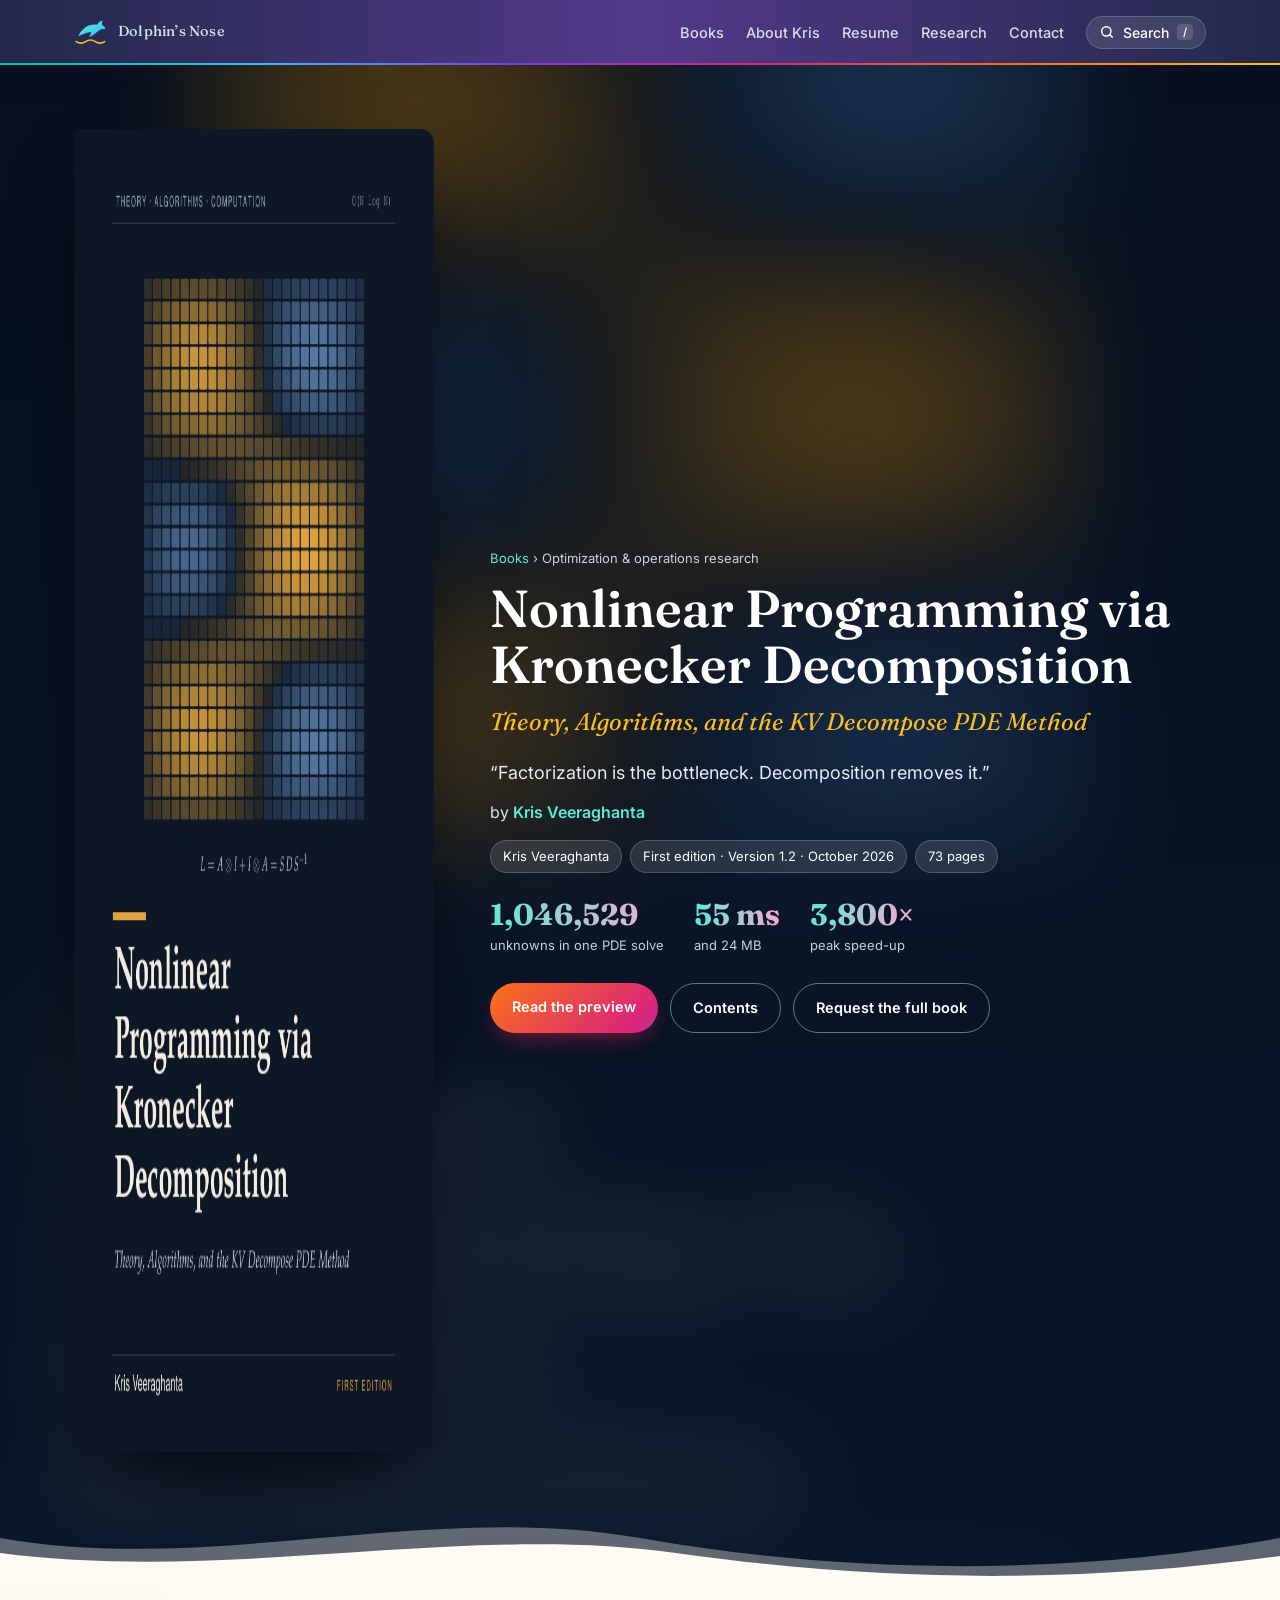
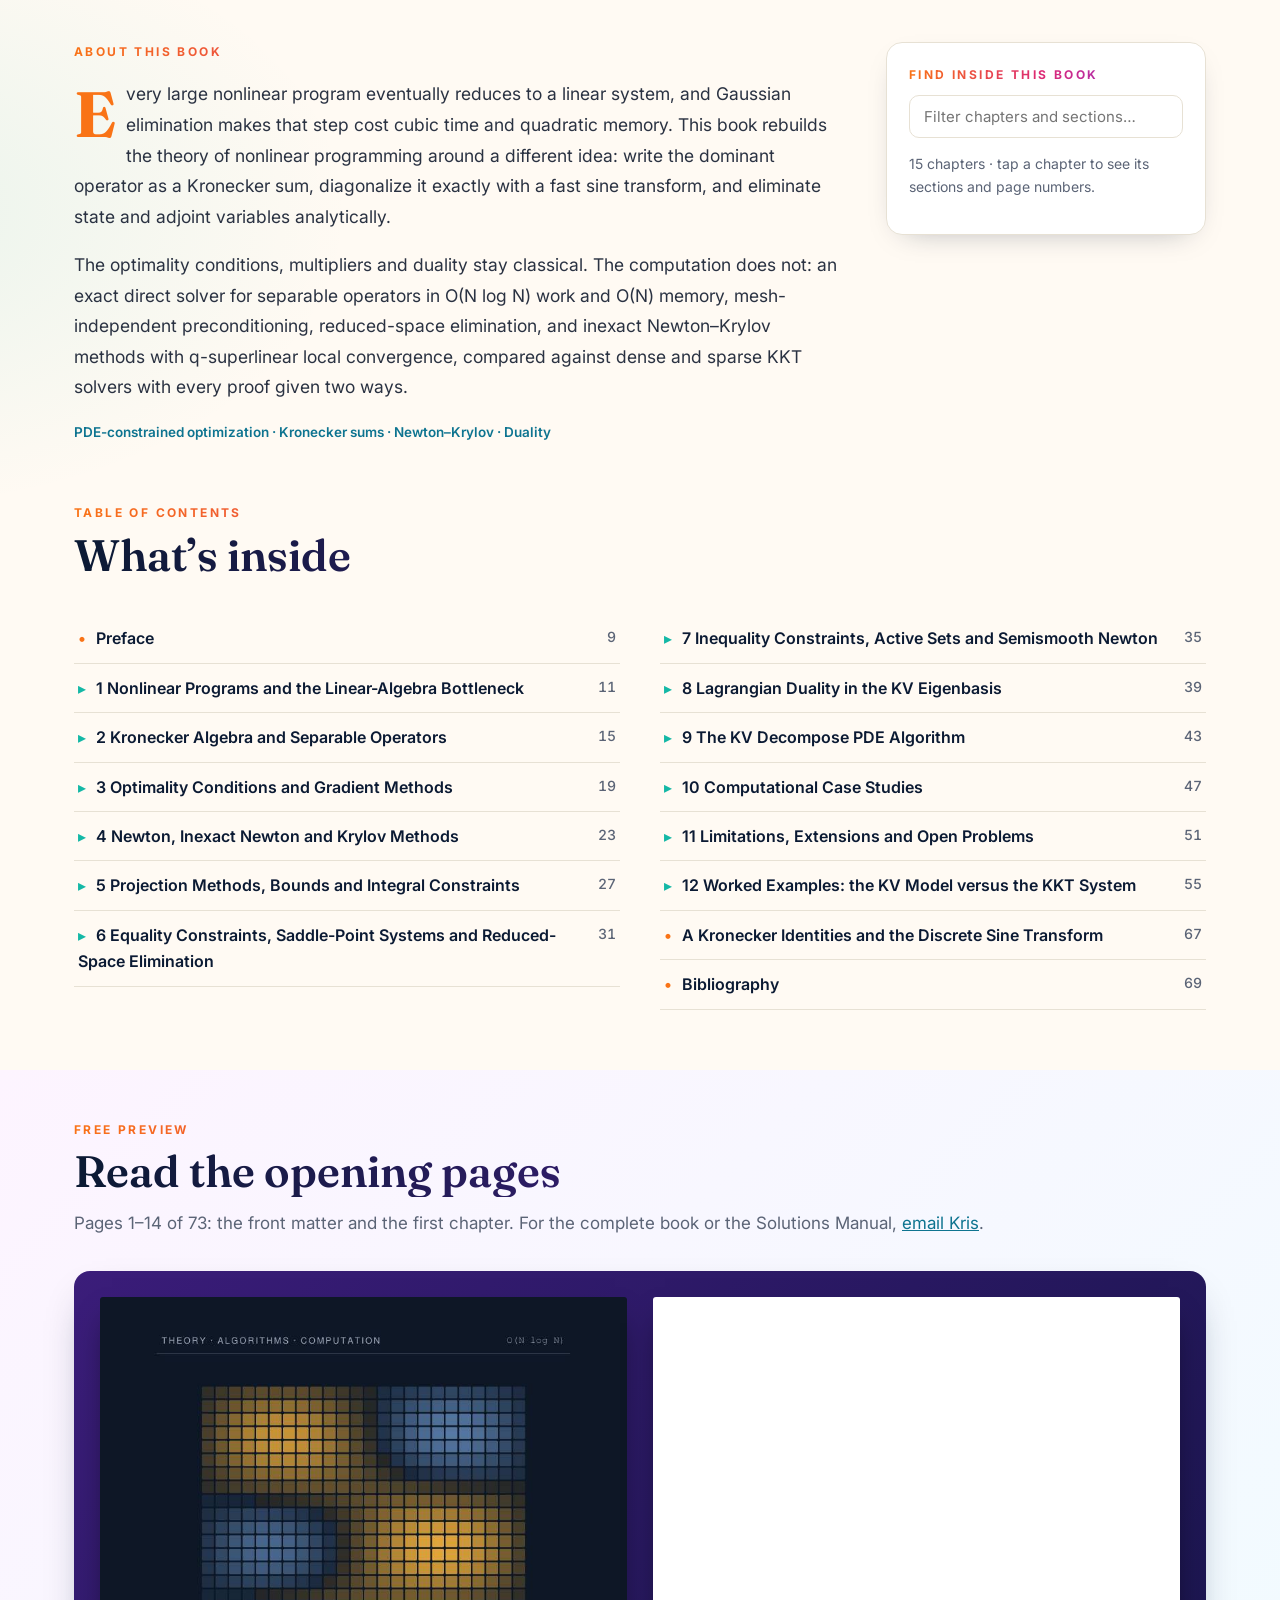
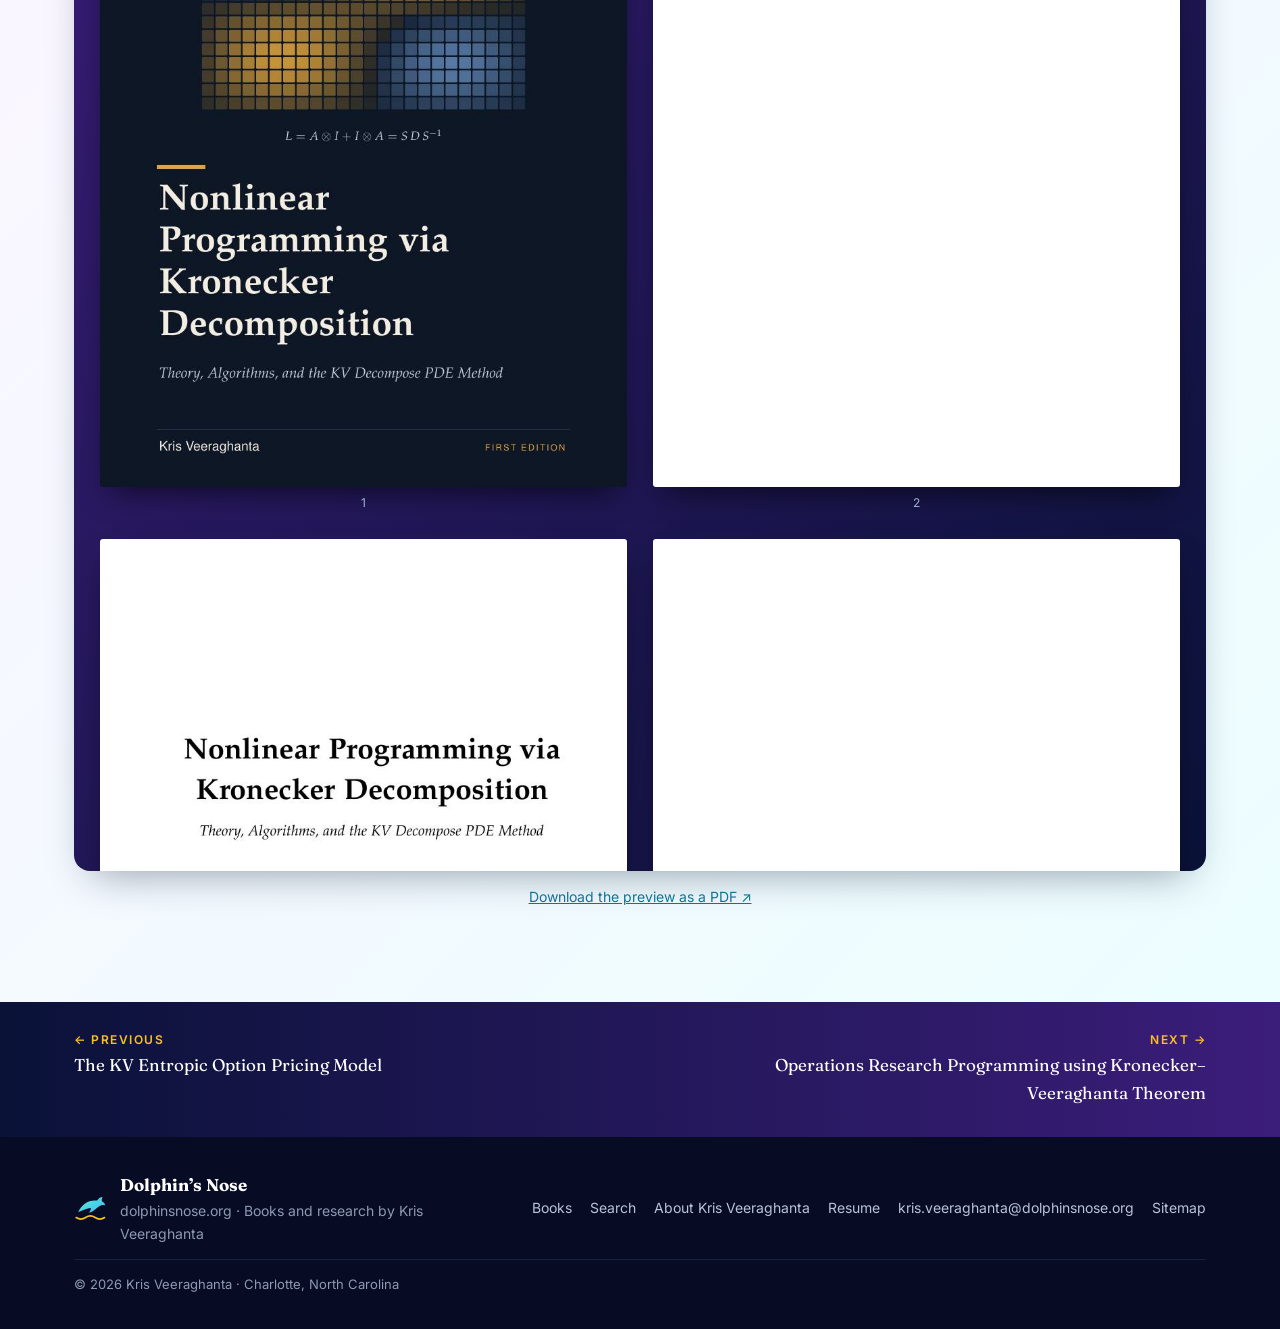
<file: books/decompose-pde.html>
<!DOCTYPE html>
<html lang="en">
<head>
<meta charset="utf-8">
<meta name="viewport" content="width=device-width, initial-scale=1">
<title>Nonlinear Programming via Kronecker Decomposition: Theory, Algorithms, and the KV Decompose PDE Method — by Kris Veeraghanta</title>
<meta name="description" content="Factorization is the bottleneck. Decomposition removes it. Every large nonlinear program eventually reduces to a linear system, and Gaussian elimination makes that step cost cubic time and quadratic memory. This book rebuilds the theory of nonlinear programming around a…">
<meta name="author" content="Kris Veeraghanta">
<meta name="keywords" content="Kris Veeraghanta, Nonlinear Programming via Kronecker Decomposition, PDE-constrained optimization, Kronecker sums, Newton–Krylov, Duality, book, textbook">
<meta name="robots" content="index, follow, max-image-preview:large">
<link rel="canonical" href="https://dolphinsnose.org/books/decompose-pde.html">
<meta property="og:type" content="book">
<meta property="og:locale" content="en_US">
<meta name="twitter:title" content="Nonlinear Programming via Kronecker Decomposition: Theory, Algorithms, and the KV Decompose PDE Method — by Kris Veeraghanta">
<meta name="twitter:description" content="Factorization is the bottleneck. Decomposition removes it. Every large nonlinear program eventually reduces to a linear system, and Gaussian elimination makes that step cost cubic time and quadratic memory. This book rebuilds the theory of nonlinear programming around a…">
<meta name="twitter:image" content="https://dolphinsnose.org/img/decompose-pde-cover.jpg">
<link rel="alternate" type="text/plain" href="/llms.txt" title="LLM summary">
<meta property="og:site_name" content="Dolphin's Nose · Kris Veeraghanta">
<meta property="og:title" content="Nonlinear Programming via Kronecker Decomposition: Theory, Algorithms, and the KV Decompose PDE Method — by Kris Veeraghanta">
<meta property="og:description" content="Factorization is the bottleneck. Decomposition removes it. Every large nonlinear program eventually reduces to a linear system, and Gaussian elimination makes that step cost cubic time and quadratic memory. This book rebuilds the theory of nonlinear programming around a…">
<meta property="og:url" content="https://dolphinsnose.org/books/decompose-pde.html">
<meta property="og:image" content="https://dolphinsnose.org/img/decompose-pde-cover.jpg">
<meta name="twitter:card" content="summary_large_image">
<meta name="google-site-verification" content="7df3JsyQjXDO4Yy1PPxPUbqa0fzQI_dQc77vclcpmEM">
<meta name="theme-color" content="#0b1a33">
<link rel="icon" href="/img/favicon.svg" type="image/svg+xml">
<link rel="sitemap" type="application/xml" href="/sitemap.xml">
<link rel="preconnect" href="https://fonts.googleapis.com">
<link rel="preconnect" href="https://fonts.gstatic.com" crossorigin>
<link href="https://fonts.googleapis.com/css2?family=Fraunces:ital,opsz,wght@0,9..144,400;0,9..144,600;0,9..144,700;1,9..144,400&family=Inter:wght@400;500;600;700&display=swap" rel="stylesheet">
<link rel="stylesheet" href="../style.css">
<script type="application/ld+json">[{"@context": "https://schema.org", "@type": "WebSite", "name": "Dolphin's Nose — Kris Veeraghanta", "url": "https://dolphinsnose.org/", "potentialAction": {"@type": "SearchAction", "target": "https://dolphinsnose.org/search.html?q={search_term_string}", "query-input": "required name=search_term_string"}}, {"@context": "https://schema.org", "@type": "Person", "@id": "https://dolphinsnose.org/#kris", "name": "Kris Veeraghanta", "givenName": "Kris", "familyName": "Veeraghanta", "url": "https://dolphinsnose.org/about.html", "image": "https://dolphinsnose.org/img/kris-veeraghanta.jpg", "email": "mailto:kris.veeraghanta@dolphinsnose.org", "jobTitle": "Risk executive, quantitative modeler and author", "description": "Kris Veeraghanta is a risk executive, quantitative modeler and author with more than 30 years in financial risk management at Bank of America, Wells Fargo, the Federal Reserve Bank of Cleveland, JPMorgan, Merrill Lynch and KPMG.", "address": {"@type": "PostalAddress", "addressLocality": "Charlotte", "addressRegion": "NC", "addressCountry": "US"}, "alumniOf": {"@type": "CollegeOrUniversity", "name": "The Ohio State University"}, "hasCredential": "Ph.D. (ABD), Operations Research (Financial Engineering), Ohio State", "knowsAbout": ["Operational risk", "Credit risk", "Market risk", "Country risk", "Option pricing", "Copulas", "Vine copulas", "Monte Carlo simulation", "Stress testing", "Model risk management", "Basel III", "Artificial intelligence in risk management", "Game theory", "Nonlinear programming", "Operations research"]}, {"@context": "https://schema.org", "@type": "Book", "name": "Nonlinear Programming via Kronecker Decomposition", "alternativeHeadline": "Theory, Algorithms, and the KV Decompose PDE Method", "author": {"@type": "Person", "@id": "https://dolphinsnose.org/#kris", "name": "Kris Veeraghanta", "url": "https://dolphinsnose.org/about.html"}, "publisher": {"@type": "Person", "name": "Kris Veeraghanta"}, "datePublished": "2026", "genre": "Optimization & operations research", "isAccessibleForFree": false, "workExample": {"@type": "Book", "bookFormat": "https://schema.org/EBook", "numberOfPages": 73}, "bookFormat": "https://schema.org/EBook", "numberOfPages": 73, "inLanguage": "en-US", "bookEdition": "First edition · Version 1.2 · October 2026", "image": "https://dolphinsnose.org/img/decompose-pde-cover.jpg", "url": "https://dolphinsnose.org/books/decompose-pde.html", "description": "Every large nonlinear program eventually reduces to a linear system, and Gaussian elimination makes that step cost cubic time and quadratic memory. This book rebuilds the theory of nonlinear programming around a different idea: write the dominant operator as a Kronecker sum, diagonalize it exactly with a fast sine transform, and eliminate state and adjoint variables analytically. The optimality conditions, multipliers and duality stay classical. The computation does not: an exact direct solver for separable operators in O(N log N) work and O(N) memory, mesh-independent preconditioning, reduced-space elimination, and inexact Newton–Krylov methods with q-superlinear local convergence, compared against dense and sparse KKT solvers with every proof given two ways.", "keywords": "PDE-constrained optimization, Kronecker sums, Newton–Krylov, Duality"}, {"@context": "https://schema.org", "@type": "BreadcrumbList", "itemListElement": [{"@type": "ListItem", "position": 1, "name": "Kris Veeraghanta", "item": "https://dolphinsnose.org/"}, {"@type": "ListItem", "position": 2, "name": "Books", "item": "https://dolphinsnose.org/#books"}, {"@type": "ListItem", "position": 3, "name": "Nonlinear Programming via Kronecker Decomposition", "item": "https://dolphinsnose.org/books/decompose-pde.html"}]}]</script>
</head>
<body>
<header class="nav"><div class="wrap">
  <a class="brand" href="../index.html" aria-label="Dolphin's Nose home"><svg class="mark" viewBox="0 0 64 64" aria-hidden="true"><defs><linearGradient id="dg" x1="0" y1="0" x2="1" y2="1"><stop offset="0" stop-color="#5eead4"/><stop offset="1" stop-color="#38bdf8"/></linearGradient></defs><path fill="url(#dg)" d="M8 40c6-15 20-24 36-22 2-4 6-7 10-7-1 3-2 6-1 8 4 2 6 5 6 8-4-1-7-1-10 1-7 4-12 11-21 13 3-3 4-6 4-9-8 1-15 4-24 8z"/><path d="M4 50c6 4 12 4 18 0s12-4 18 0 12 4 18 0" fill="none" stroke="#fbbf24" stroke-width="3" stroke-linecap="round"/></svg><span>Dolphin’s Nose</span></a>
  <nav><ul>
    <li><a href="../index.html#books">Books</a></li>
    <li class="hide-sm"><a href="../about.html">About Kris</a></li>
    <li><a href="../resume.html">Resume</a></li>
    <li class="hide-sm"><a href="../index.html#research">Research</a></li>
    <li><a href="../index.html#contact">Contact</a></li>
    <li><button class="search-btn" type="button" data-open-search aria-label="Search the site"><svg viewBox="0 0 24 24" width="16" height="16" aria-hidden="true"><circle cx="11" cy="11" r="7" fill="none" stroke="currentColor" stroke-width="2.2"/><path d="M20 20l-4.2-4.2" stroke="currentColor" stroke-width="2.2" stroke-linecap="round"/></svg><span class="hide-sm">Search</span><kbd class="hide-sm">/</kbd></button></li>
  </ul></nav>
</div></header>

<main class="book-page" data-book="decompose-pde">
<section class="book-hero">
  <div class="book-bg" style="background-image:url('../img/decompose-pde-cover.jpg')"></div>
  <div class="wrap book-hero-in">
    <a class="big-cover" href="../preview/decompose-pde-preview.pdf" target="_blank" rel="noopener"><img src="../img/decompose-pde-cover.jpg" alt="Cover of Nonlinear Programming via Kronecker Decomposition" width="935" height="1323"></a>
    <div>
      <div class="crumbs"><a href="../index.html#books">Books</a> › Optimization &amp; operations research</div>
      <h1>Nonlinear Programming via Kronecker Decomposition</h1>
      <p class="sub">Theory, Algorithms, and the KV Decompose PDE Method</p>
      <p class="tagline">“Factorization is the bottleneck. Decomposition removes it.”</p>
      <p class="byline">by <a href="../about.html">Kris Veeraghanta</a></p>
      <div class="meta"><span>Kris Veeraghanta</span><span>First edition · Version 1.2 · October 2026</span><span>73 pages</span></div>
      <div class="bstats"><div><b>1,046,529</b><span>unknowns in one PDE solve</span></div><div><b>55 ms</b><span>and 24 MB</span></div><div><b>3,800×</b><span>peak speed-up</span></div></div>
      <div class="btns">
        <a class="btn primary" href="#preview">Read the preview</a>
        <a class="btn ghost" href="#contents">Contents</a>
        <a class="btn ghost" href="mailto:kris.veeraghanta@dolphinsnose.org?subject=Request:%20Nonlinear%20Programming%20via%20Kronecker%20Decomposition">Request the full book</a>
      </div>
    </div>
  </div>
  <svg class="waves" viewBox="0 0 1440 120" preserveAspectRatio="none" aria-hidden="true"><path d="M0 60 C 240 110 480 10 720 60 S 1200 110 1440 60 V120 H0Z" fill="currentColor" opacity=".35"/><path d="M0 80 C 260 120 520 40 760 80 S 1220 120 1440 84 V120 H0Z" fill="currentColor"/></svg>
</section>

<section class="book-body"><div class="wrap two">
  <article class="about-book">
    <div class="eyebrow">About this book</div>
    <p>Every large nonlinear program eventually reduces to a linear system, and Gaussian elimination makes that step cost cubic time and quadratic memory. This book rebuilds the theory of nonlinear programming around a different idea: write the dominant operator as a Kronecker sum, diagonalize it exactly with a fast sine transform, and eliminate state and adjoint variables analytically.</p><p>The optimality conditions, multipliers and duality stay classical. The computation does not: an exact direct solver for separable operators in O(N log N) work and O(N) memory, mesh-independent preconditioning, reduced-space elimination, and inexact Newton–Krylov methods with q-superlinear local convergence, compared against dense and sparse KKT solvers with every proof given two ways.</p>
    <div class="kw">PDE-constrained optimization · Kronecker sums · Newton–Krylov · Duality</div>
  </article>
  <aside class="toc-tools">
    <div class="eyebrow">Find inside this book</div>
    <input type="search" id="tocFilter" placeholder="Filter chapters and sections…" aria-label="Filter the table of contents">
    <p class="small">15 chapters · tap a chapter to see its sections and page numbers.</p>
  </aside>
</div></section>

<section id="contents" class="toc-sec"><div class="wrap">
  <div class="sec-head"><div class="eyebrow">Table of contents</div><h2>What’s inside</h2></div>
  <div class="toc" id="toc"><div class="ch leaf" id="preface"><span class="ct">Preface</span><span class="pg">9</span></div>
<details class="ch" id="1-nonlinear-programs-and-the-linear-algebra-bottleneck"><summary><span class="ct">1 Nonlinear Programs and the Linear-Algebra Bottleneck</span><span class="pg">11</span></summary><ul class="secs"><li><span>1.1 The general problem</span><span class="pg">11</span></li><li><span>1.2 The structured class: PDE-constrained programs</span><span class="pg">11</span></li><li><span>1.3 The cost of factorization</span><span class="pg">12</span></li><li><span>1.4 The plan of attack</span><span class="pg">13</span></li></ul></details>
<details class="ch" id="2-kronecker-algebra-and-separable-operators"><summary><span class="ct">2 Kronecker Algebra and Separable Operators</span><span class="pg">15</span></summary><ul class="secs"><li><span>2.1 The discrete setting</span><span class="pg">15</span></li><li><span>2.2 Exact diagonalization</span><span class="pg">15</span></li><li><span>2.3 Complexity</span><span class="pg">17</span></li><li><span>2.4 Stability</span><span class="pg">18</span></li></ul></details>
<details class="ch" id="3-optimality-conditions-and-gradient-methods"><summary><span class="ct">3 Optimality Conditions and Gradient Methods</span><span class="pg">19</span></summary><ul class="secs"><li><span>3.1 Optimality conditions</span><span class="pg">19</span></li><li><span>3.2 Gradient methods and step sizes</span><span class="pg">19</span></li><li><span>3.3 Rate of convergence and the role of scaling</span><span class="pg">20</span></li><li><span>3.4 Spectral equivalence: the KV scaling</span><span class="pg">21</span></li></ul></details>
<details class="ch" id="4-newton-inexact-newton-and-krylov-methods"><summary><span class="ct">4 Newton, Inexact Newton and Krylov Methods</span><span class="pg">23</span></summary><ul class="secs"><li><span>4.1 Newton&#x27;s method</span><span class="pg">23</span></li><li><span>4.2 Conjugate gradients with the KV preconditioner</span><span class="pg">23</span></li><li><span>4.3 Nonsymmetric operators: GMRES</span><span class="pg">24</span></li><li><span>4.4 Inexact Newton</span><span class="pg">25</span></li></ul></details>
<details class="ch" id="5-projection-methods-bounds-and-integral-constraints"><summary><span class="ct">5 Projection Methods, Bounds and Integral Constraints</span><span class="pg">27</span></summary><ul class="secs"><li><span>5.1 Projection onto a convex set</span><span class="pg">27</span></li><li><span>5.2 Optimality over a convex set</span><span class="pg">28</span></li><li><span>5.3 Gradient projection</span><span class="pg">28</span></li><li><span>5.4 Bounds and an integral equality</span><span class="pg">28</span></li></ul></details>
<details class="ch" id="6-equality-constraints-saddle-point-systems-and-reduced-spac"><summary><span class="ct">6 Equality Constraints, Saddle-Point Systems and Reduced-Space Elimination</span><span class="pg">31</span></summary><ul class="secs"><li><span>6.1 The Lagrange multiplier theorem</span><span class="pg">31</span></li><li><span>6.2 The saddle-point system of the model problem</span><span class="pg">32</span></li><li><span>6.3 Reduced-space elimination</span><span class="pg">33</span></li></ul></details>
<details class="ch" id="7-inequality-constraints-active-sets-and-semismooth-newton"><summary><span class="ct">7 Inequality Constraints, Active Sets and Semismooth Newton</span><span class="pg">35</span></summary><ul class="secs"><li><span>7.1 The Karush–Kuhn–Tucker theorem</span><span class="pg">35</span></li><li><span>7.2 Control bounds as a projection</span><span class="pg">36</span></li><li><span>7.3 Primal–dual active sets and semismooth Newton</span><span class="pg">37</span></li></ul></details>
<details class="ch" id="8-lagrangian-duality-in-the-kv-eigenbasis"><summary><span class="ct">8 Lagrangian Duality in the KV Eigenbasis</span><span class="pg">39</span></summary><ul class="secs"><li><span>8.1 The dual problem</span><span class="pg">39</span></li><li><span>8.2 The dual of the model problem</span><span class="pg">40</span></li><li><span>8.3 The method of multipliers</span><span class="pg">41</span></li></ul></details>
<details class="ch" id="9-the-kv-decompose-pde-algorithm"><summary><span class="ct">9 The KV Decompose PDE Algorithm</span><span class="pg">43</span></summary><ul class="secs"><li><span>9.1 The algorithm</span><span class="pg">43</span></li><li><span>9.2 Cost</span><span class="pg">44</span></li><li><span>9.3 Implementation notes</span><span class="pg">45</span></li></ul></details>
<details class="ch" id="10-computational-case-studies"><summary><span class="ct">10 Computational Case Studies</span><span class="pg">47</span></summary><ul class="secs"><li><span>10.1 Protocol</span><span class="pg">47</span></li><li><span>10.2 NLP-1: linear–quadratic Poisson control</span><span class="pg">47</span></li><li><span>10.3 NLP-2: semilinear state with control bounds</span><span class="pg">48</span></li><li><span>10.4 NLP-3: non-separable operator, convection, bounds and an integral constraint</span><span class="pg">48</span></li><li><span>10.5 A single PDE solve at scale</span><span class="pg">49</span></li><li><span>10.6 Reading the results</span><span class="pg">49</span></li></ul></details>
<details class="ch" id="11-limitations-extensions-and-open-problems"><summary><span class="ct">11 Limitations, Extensions and Open Problems</span><span class="pg">51</span></summary><ul class="secs"><li><span>11.1 Limitations</span><span class="pg">51</span></li><li><span>11.2 Extension: low-rank corrections</span><span class="pg">52</span></li><li><span>11.3 Extension: Kronecker structure in risk models</span><span class="pg">52</span></li><li><span>11.4 Open problems</span><span class="pg">53</span></li></ul></details>
<details class="ch" id="12-worked-examples-the-kv-model-versus-the-kkt-system"><summary><span class="ct">12 Worked Examples: the KV Model versus the KKT System</span><span class="pg">55</span></summary><ul class="secs"><li><span>12.1 Protocol</span><span class="pg">55</span></li><li><span>12.2 Two theorems that decide the comparison</span><span class="pg">56</span></li><li><span>12.3 Example E1: Helmholtz-shifted optimal control</span><span class="pg">58</span></li><li><span>12.4 Example E2: Quadratic denoising (unconstrained)</span><span class="pg">58</span></li><li><span>12.5 Example E3: The obstacle problem</span><span class="pg">59</span></li><li><span>12.6 Example E4: Exponential semilinear control with bounds</span><span class="pg">61</span></li><li><span>12.7 Example E5: Three-dimensional optimal control</span><span class="pg">62</span></li><li><span>12.8 Example E6: Minimum-variance portfolio with a Kronecker covariance</span><span class="pg">62</span></li><li><span>12.9 Summary of the measurements</span><span class="pg">64</span></li><li><span>12.10 What has been proved, and where KV does not win</span><span class="pg">65</span></li></ul></details>
<div class="ch leaf" id="a-kronecker-identities-and-the-discrete-sine-transform"><span class="ct">A Kronecker Identities and the Discrete Sine Transform</span><span class="pg">67</span></div>
<div class="ch leaf" id="bibliography"><span class="ct">Bibliography</span><span class="pg">69</span></div></div>
  <p class="toc-empty" id="tocEmpty" hidden>No chapter or section matches that filter.</p>
</div></section>

<section id="preview" class="preview-sec"><div class="wrap">
  <div class="sec-head"><div class="eyebrow">Free preview</div><h2>Read the opening pages</h2>
  <p>Pages 1–14 of 73: the front matter and the first chapter. For the complete book or the Solutions Manual, <a href="mailto:kris.veeraghanta@dolphinsnose.org?subject=Request:%20Nonlinear%20Programming%20via%20Kronecker%20Decomposition">email Kris</a>.</p></div>
  <div class="reader" id="reader"><figure class="pg-img"><img src="../pages/decompose-pde/p-01.jpg" width="780" height="1170" loading="lazy" alt="Nonlinear Programming via Kronecker Decomposition, preview page 1"><figcaption>1</figcaption></figure><figure class="pg-img"><img src="../pages/decompose-pde/p-02.jpg" width="780" height="1170" loading="lazy" alt="Nonlinear Programming via Kronecker Decomposition, preview page 2"><figcaption>2</figcaption></figure><figure class="pg-img"><img src="../pages/decompose-pde/p-03.jpg" width="780" height="1170" loading="lazy" alt="Nonlinear Programming via Kronecker Decomposition, preview page 3"><figcaption>3</figcaption></figure><figure class="pg-img"><img src="../pages/decompose-pde/p-04.jpg" width="780" height="1170" loading="lazy" alt="Nonlinear Programming via Kronecker Decomposition, preview page 4"><figcaption>4</figcaption></figure><figure class="pg-img"><img src="../pages/decompose-pde/p-05.jpg" width="780" height="1170" loading="lazy" alt="Nonlinear Programming via Kronecker Decomposition, preview page 5"><figcaption>5</figcaption></figure><figure class="pg-img"><img src="../pages/decompose-pde/p-06.jpg" width="780" height="1170" loading="lazy" alt="Nonlinear Programming via Kronecker Decomposition, preview page 6"><figcaption>6</figcaption></figure><figure class="pg-img"><img src="../pages/decompose-pde/p-07.jpg" width="780" height="1170" loading="lazy" alt="Nonlinear Programming via Kronecker Decomposition, preview page 7"><figcaption>7</figcaption></figure><figure class="pg-img"><img src="../pages/decompose-pde/p-08.jpg" width="780" height="1170" loading="lazy" alt="Nonlinear Programming via Kronecker Decomposition, preview page 8"><figcaption>8</figcaption></figure><figure class="pg-img"><img src="../pages/decompose-pde/p-09.jpg" width="780" height="1170" loading="lazy" alt="Nonlinear Programming via Kronecker Decomposition, preview page 9"><figcaption>9</figcaption></figure><figure class="pg-img"><img src="../pages/decompose-pde/p-10.jpg" width="780" height="1170" loading="lazy" alt="Nonlinear Programming via Kronecker Decomposition, preview page 10"><figcaption>10</figcaption></figure><figure class="pg-img"><img src="../pages/decompose-pde/p-11.jpg" width="780" height="1170" loading="lazy" alt="Nonlinear Programming via Kronecker Decomposition, preview page 11"><figcaption>11</figcaption></figure><figure class="pg-img"><img src="../pages/decompose-pde/p-12.jpg" width="780" height="1170" loading="lazy" alt="Nonlinear Programming via Kronecker Decomposition, preview page 12"><figcaption>12</figcaption></figure><figure class="pg-img"><img src="../pages/decompose-pde/p-13.jpg" width="780" height="1170" loading="lazy" alt="Nonlinear Programming via Kronecker Decomposition, preview page 13"><figcaption>13</figcaption></figure><figure class="pg-img"><img src="../pages/decompose-pde/p-14.jpg" width="780" height="1170" loading="lazy" alt="Nonlinear Programming via Kronecker Decomposition, preview page 14"><figcaption>14</figcaption></figure></div>
  <p class="small center"><a href="../preview/decompose-pde-preview.pdf" target="_blank" rel="noopener">Download the preview as a PDF ↗</a></p>
</div></section>

<nav class="pager"><div class="wrap">
  <a href="entropic.html"><span>← Previous</span>The KV Entropic Option Pricing Model</a>
  <a href="or-programming.html" class="r"><span>Next →</span>Operations Research Programming using Kronecker–Veeraghanta Theorem</a>
</div></nav>
</main>
<footer><div class="wrap">
  <div class="f-brand"><svg class="mark" viewBox="0 0 64 64" aria-hidden="true"><defs><linearGradient id="dg" x1="0" y1="0" x2="1" y2="1"><stop offset="0" stop-color="#5eead4"/><stop offset="1" stop-color="#38bdf8"/></linearGradient></defs><path fill="url(#dg)" d="M8 40c6-15 20-24 36-22 2-4 6-7 10-7-1 3-2 6-1 8 4 2 6 5 6 8-4-1-7-1-10 1-7 4-12 11-21 13 3-3 4-6 4-9-8 1-15 4-24 8z"/><path d="M4 50c6 4 12 4 18 0s12-4 18 0 12 4 18 0" fill="none" stroke="#fbbf24" stroke-width="3" stroke-linecap="round"/></svg><div><b>Dolphin’s Nose</b><br><span>dolphinsnose.org · Books and research by Kris Veeraghanta</span></div></div>
  <div class="f-links"><a href="../index.html#books">Books</a><a href="../search.html">Search</a><a href="../about.html">About Kris Veeraghanta</a><a href="../resume.html">Resume</a><a href="mailto:kris.veeraghanta@dolphinsnose.org">kris.veeraghanta@dolphinsnose.org</a><a href="../sitemap.xml">Sitemap</a></div>
  <div class="f-copy">© 2026 Kris Veeraghanta · Charlotte, North Carolina</div>
</div></footer>
<div class="search-ov" id="searchOv" hidden>
  <div class="search-box" role="dialog" aria-modal="true" aria-label="Search the site">
    <div class="search-in"><svg viewBox="0 0 24 24" width="16" height="16" aria-hidden="true"><circle cx="11" cy="11" r="7" fill="none" stroke="currentColor" stroke-width="2.2"/><path d="M20 20l-4.2-4.2" stroke="currentColor" stroke-width="2.2" stroke-linecap="round"/></svg><input id="searchQ" type="search" placeholder="Search books, chapters and topics — try “copula”, “Iran”, “Nash”" autocomplete="off"><button type="button" class="esc" data-close-search>Esc</button></div>
    <div class="search-res" id="searchRes"></div>
  </div>
</div>
<script src="../search-index.js" defer></script>
<script src="../site.js" defer></script>
</body>
</html>
</file>
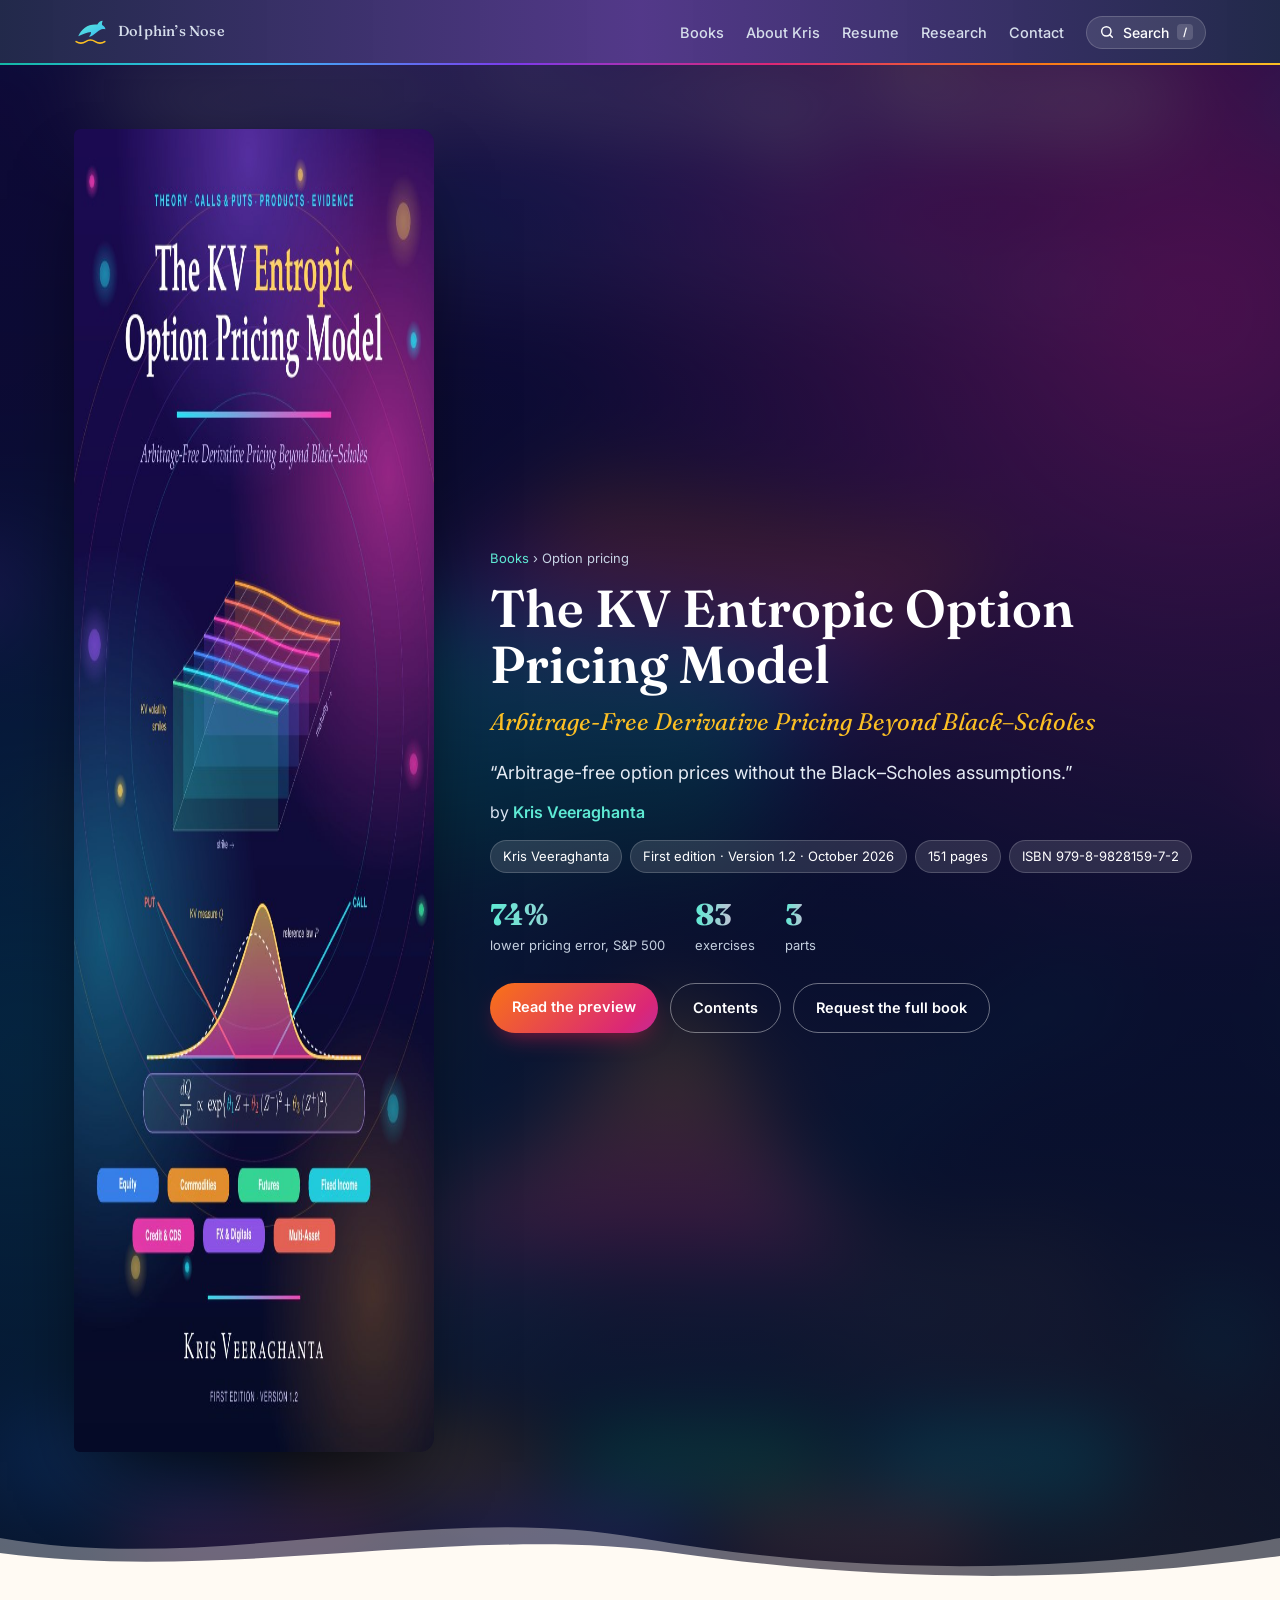
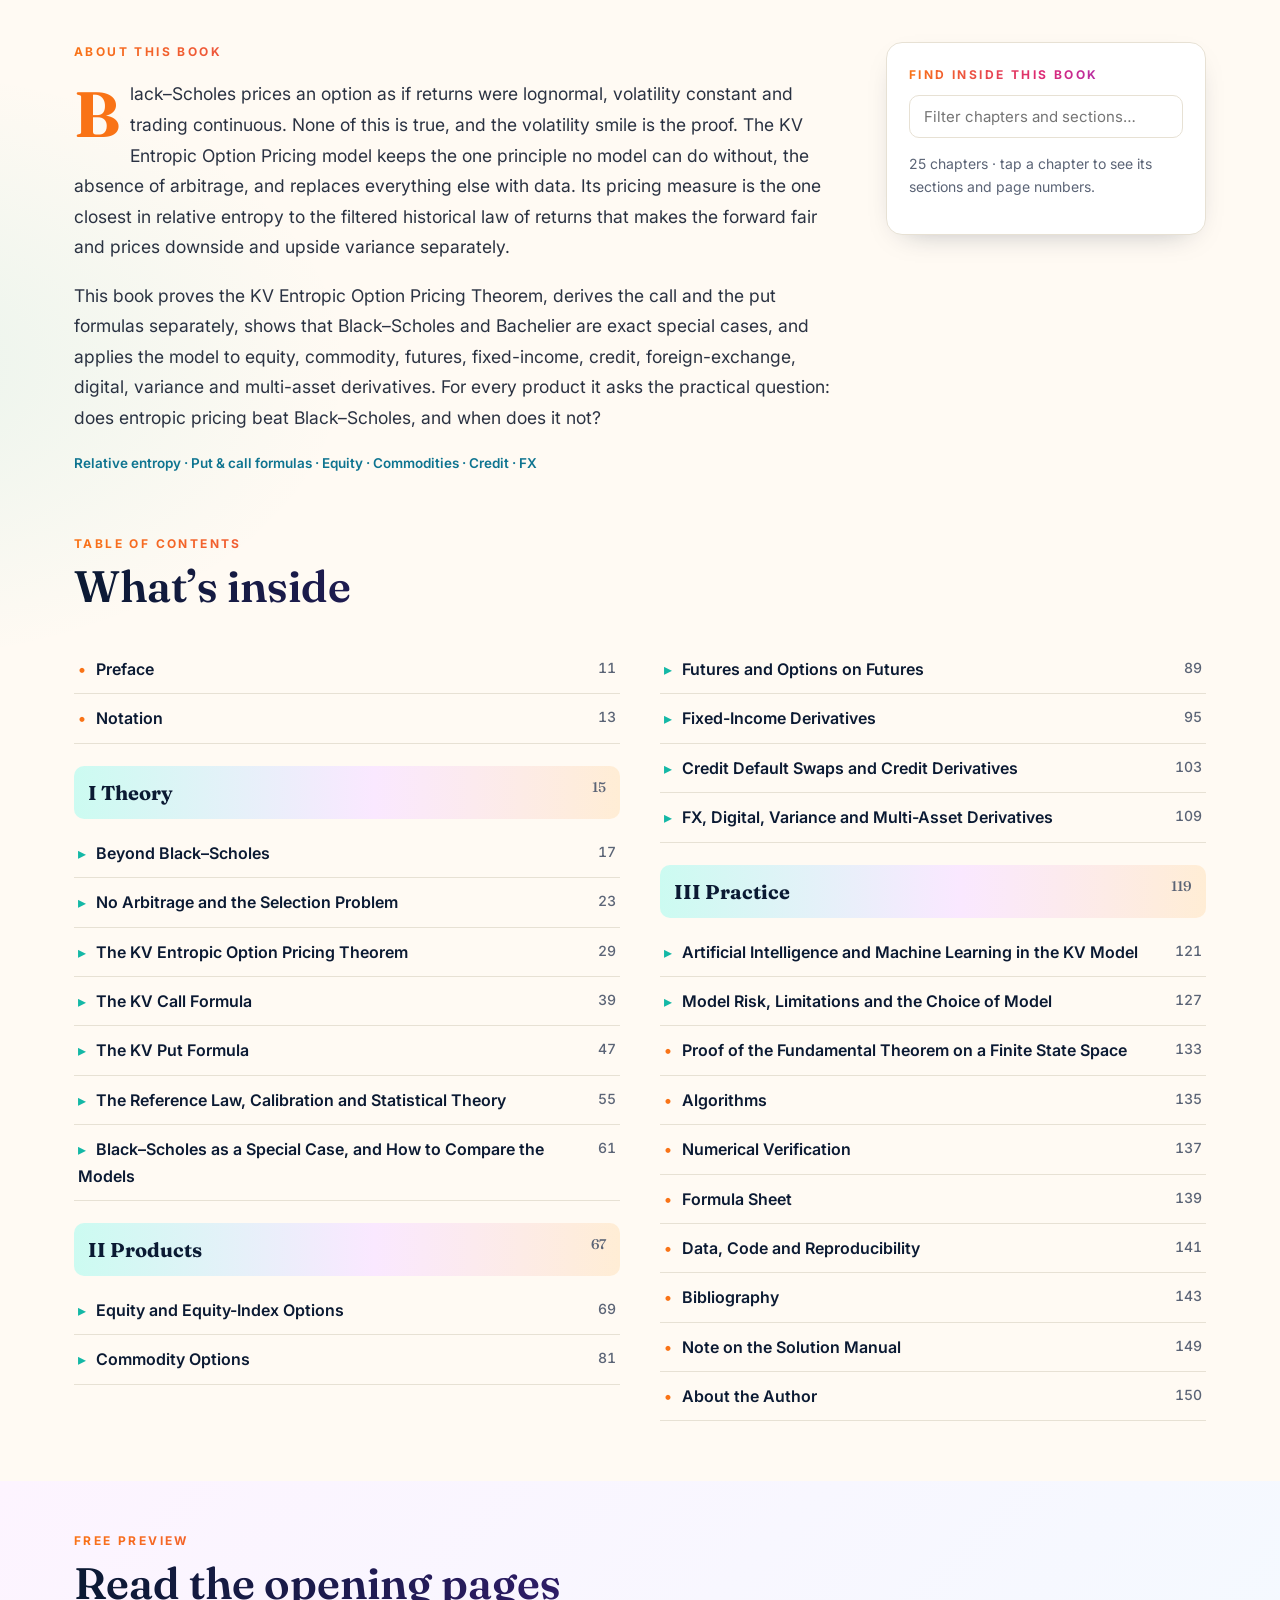
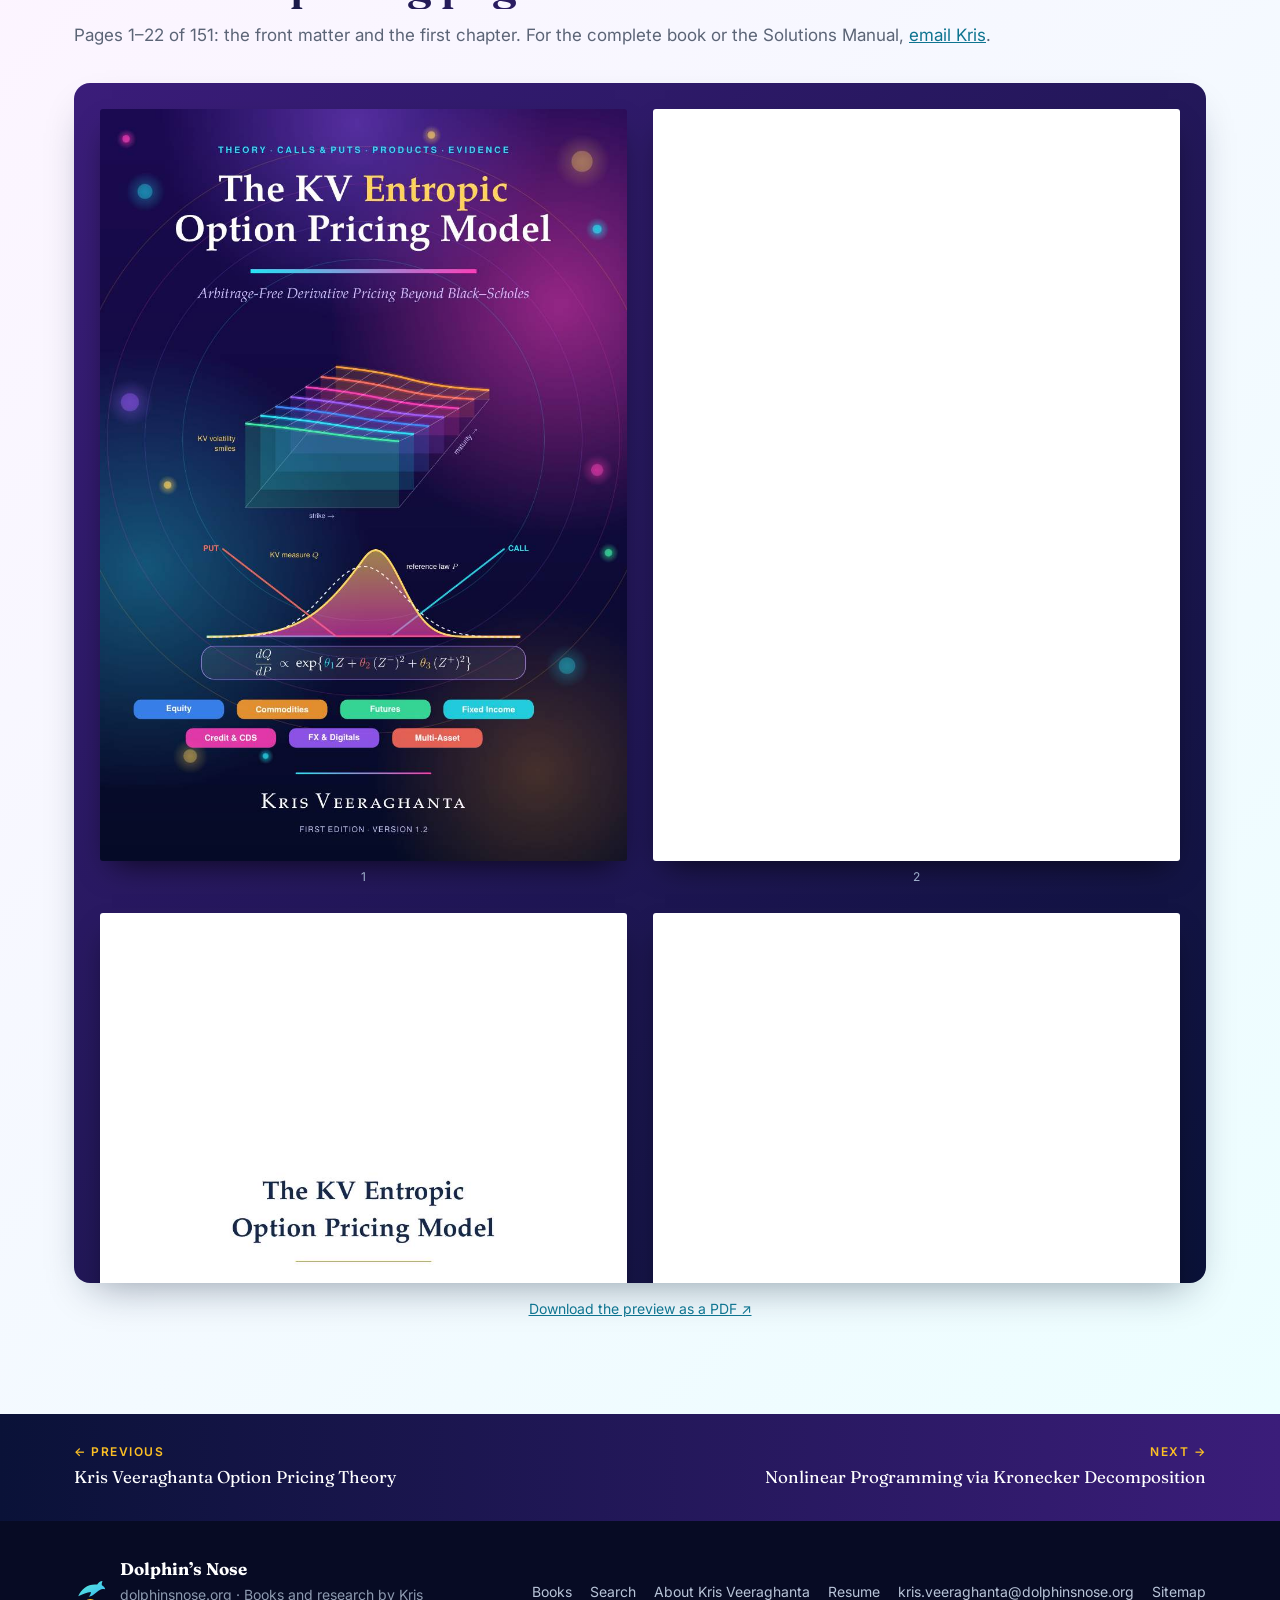
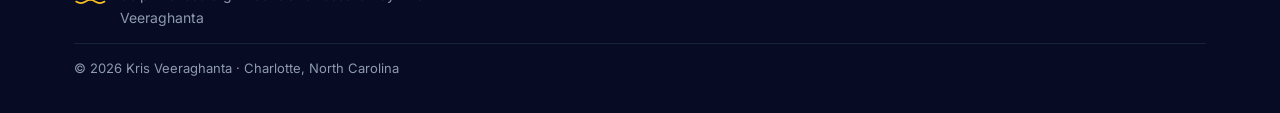
<file: books/entropic.html>
<!DOCTYPE html>
<html lang="en">
<head>
<meta charset="utf-8">
<meta name="viewport" content="width=device-width, initial-scale=1">
<title>The KV Entropic Option Pricing Model: Arbitrage-Free Derivative Pricing Beyond Black–Scholes — by Kris Veeraghanta</title>
<meta name="description" content="Arbitrage-free option prices without the Black–Scholes assumptions. Black–Scholes prices an option as if returns were lognormal, volatility constant and trading continuous. None of this is true, and the volatility smile is the proof. The KV Entropic Option Pricing model keeps the one…">
<meta name="author" content="Kris Veeraghanta">
<meta name="keywords" content="Kris Veeraghanta, The KV Entropic Option Pricing Model, Relative entropy, Put &amp; call formulas, Equity, Commodities, Credit, FX, book, textbook">
<meta name="robots" content="index, follow, max-image-preview:large">
<link rel="canonical" href="https://dolphinsnose.org/books/entropic.html">
<meta property="og:type" content="book">
<meta property="og:locale" content="en_US">
<meta name="twitter:title" content="The KV Entropic Option Pricing Model: Arbitrage-Free Derivative Pricing Beyond Black–Scholes — by Kris Veeraghanta">
<meta name="twitter:description" content="Arbitrage-free option prices without the Black–Scholes assumptions. Black–Scholes prices an option as if returns were lognormal, volatility constant and trading continuous. None of this is true, and the volatility smile is the proof. The KV Entropic Option Pricing model keeps the one…">
<meta name="twitter:image" content="https://dolphinsnose.org/img/entropic-cover.jpg">
<link rel="alternate" type="text/plain" href="/llms.txt" title="LLM summary">
<meta property="og:site_name" content="Dolphin's Nose · Kris Veeraghanta">
<meta property="og:title" content="The KV Entropic Option Pricing Model: Arbitrage-Free Derivative Pricing Beyond Black–Scholes — by Kris Veeraghanta">
<meta property="og:description" content="Arbitrage-free option prices without the Black–Scholes assumptions. Black–Scholes prices an option as if returns were lognormal, volatility constant and trading continuous. None of this is true, and the volatility smile is the proof. The KV Entropic Option Pricing model keeps the one…">
<meta property="og:url" content="https://dolphinsnose.org/books/entropic.html">
<meta property="og:image" content="https://dolphinsnose.org/img/entropic-cover.jpg">
<meta name="twitter:card" content="summary_large_image">
<meta name="google-site-verification" content="7df3JsyQjXDO4Yy1PPxPUbqa0fzQI_dQc77vclcpmEM">
<meta name="theme-color" content="#0b1a33">
<link rel="icon" href="/img/favicon.svg" type="image/svg+xml">
<link rel="sitemap" type="application/xml" href="/sitemap.xml">
<link rel="preconnect" href="https://fonts.googleapis.com">
<link rel="preconnect" href="https://fonts.gstatic.com" crossorigin>
<link href="https://fonts.googleapis.com/css2?family=Fraunces:ital,opsz,wght@0,9..144,400;0,9..144,600;0,9..144,700;1,9..144,400&family=Inter:wght@400;500;600;700&display=swap" rel="stylesheet">
<link rel="stylesheet" href="../style.css">
<script type="application/ld+json">[{"@context": "https://schema.org", "@type": "WebSite", "name": "Dolphin's Nose — Kris Veeraghanta", "url": "https://dolphinsnose.org/", "potentialAction": {"@type": "SearchAction", "target": "https://dolphinsnose.org/search.html?q={search_term_string}", "query-input": "required name=search_term_string"}}, {"@context": "https://schema.org", "@type": "Person", "@id": "https://dolphinsnose.org/#kris", "name": "Kris Veeraghanta", "givenName": "Kris", "familyName": "Veeraghanta", "url": "https://dolphinsnose.org/about.html", "image": "https://dolphinsnose.org/img/kris-veeraghanta.jpg", "email": "mailto:kris.veeraghanta@dolphinsnose.org", "jobTitle": "Risk executive, quantitative modeler and author", "description": "Kris Veeraghanta is a risk executive, quantitative modeler and author with more than 30 years in financial risk management at Bank of America, Wells Fargo, the Federal Reserve Bank of Cleveland, JPMorgan, Merrill Lynch and KPMG.", "address": {"@type": "PostalAddress", "addressLocality": "Charlotte", "addressRegion": "NC", "addressCountry": "US"}, "alumniOf": {"@type": "CollegeOrUniversity", "name": "The Ohio State University"}, "hasCredential": "Ph.D. (ABD), Operations Research (Financial Engineering), Ohio State", "knowsAbout": ["Operational risk", "Credit risk", "Market risk", "Country risk", "Option pricing", "Copulas", "Vine copulas", "Monte Carlo simulation", "Stress testing", "Model risk management", "Basel III", "Artificial intelligence in risk management", "Game theory", "Nonlinear programming", "Operations research"]}, {"@context": "https://schema.org", "@type": "Book", "name": "The KV Entropic Option Pricing Model", "alternativeHeadline": "Arbitrage-Free Derivative Pricing Beyond Black–Scholes", "author": {"@type": "Person", "@id": "https://dolphinsnose.org/#kris", "name": "Kris Veeraghanta", "url": "https://dolphinsnose.org/about.html"}, "publisher": {"@type": "Person", "name": "Kris Veeraghanta"}, "datePublished": "2026", "genre": "Option pricing", "isAccessibleForFree": false, "workExample": {"@type": "Book", "bookFormat": "https://schema.org/EBook", "numberOfPages": 151, "isbn": "9798982815972"}, "bookFormat": "https://schema.org/EBook", "numberOfPages": 151, "inLanguage": "en-US", "bookEdition": "First edition · Version 1.2 · October 2026", "image": "https://dolphinsnose.org/img/entropic-cover.jpg", "url": "https://dolphinsnose.org/books/entropic.html", "description": "Black–Scholes prices an option as if returns were lognormal, volatility constant and trading continuous. None of this is true, and the volatility smile is the proof. The KV Entropic Option Pricing model keeps the one principle no model can do without, the absence of arbitrage, and replaces everything else with data. Its pricing measure is the one closest in relative entropy to the filtered historical law of returns that makes the forward fair and prices downside and upside variance separately. This book proves the KV Entropic Option Pricing Theorem, derives the call and the put formulas separately, shows that Black–Scholes and Bachelier are exact special cases, and applies the model to equity, commodity, futures, fixed-income, credit, foreign-exchange, digital, variance and multi-asset derivatives. For every product it asks the practical question: does entropic pricing beat Black–Scholes, and when does it not?", "keywords": "Relative entropy, Put & call formulas, Equity, Commodities, Credit, FX", "isbn": "9798982815972"}, {"@context": "https://schema.org", "@type": "BreadcrumbList", "itemListElement": [{"@type": "ListItem", "position": 1, "name": "Kris Veeraghanta", "item": "https://dolphinsnose.org/"}, {"@type": "ListItem", "position": 2, "name": "Books", "item": "https://dolphinsnose.org/#books"}, {"@type": "ListItem", "position": 3, "name": "The KV Entropic Option Pricing Model", "item": "https://dolphinsnose.org/books/entropic.html"}]}]</script>
</head>
<body>
<header class="nav"><div class="wrap">
  <a class="brand" href="../index.html" aria-label="Dolphin's Nose home"><svg class="mark" viewBox="0 0 64 64" aria-hidden="true"><defs><linearGradient id="dg" x1="0" y1="0" x2="1" y2="1"><stop offset="0" stop-color="#5eead4"/><stop offset="1" stop-color="#38bdf8"/></linearGradient></defs><path fill="url(#dg)" d="M8 40c6-15 20-24 36-22 2-4 6-7 10-7-1 3-2 6-1 8 4 2 6 5 6 8-4-1-7-1-10 1-7 4-12 11-21 13 3-3 4-6 4-9-8 1-15 4-24 8z"/><path d="M4 50c6 4 12 4 18 0s12-4 18 0 12 4 18 0" fill="none" stroke="#fbbf24" stroke-width="3" stroke-linecap="round"/></svg><span>Dolphin’s Nose</span></a>
  <nav><ul>
    <li><a href="../index.html#books">Books</a></li>
    <li class="hide-sm"><a href="../about.html">About Kris</a></li>
    <li><a href="../resume.html">Resume</a></li>
    <li class="hide-sm"><a href="../index.html#research">Research</a></li>
    <li><a href="../index.html#contact">Contact</a></li>
    <li><button class="search-btn" type="button" data-open-search aria-label="Search the site"><svg viewBox="0 0 24 24" width="16" height="16" aria-hidden="true"><circle cx="11" cy="11" r="7" fill="none" stroke="currentColor" stroke-width="2.2"/><path d="M20 20l-4.2-4.2" stroke="currentColor" stroke-width="2.2" stroke-linecap="round"/></svg><span class="hide-sm">Search</span><kbd class="hide-sm">/</kbd></button></li>
  </ul></nav>
</div></header>

<main class="book-page" data-book="entropic">
<section class="book-hero">
  <div class="book-bg" style="background-image:url('../img/entropic-cover.jpg')"></div>
  <div class="wrap book-hero-in">
    <a class="big-cover" href="../preview/entropic-preview.pdf" target="_blank" rel="noopener"><img src="../img/entropic-cover.jpg" alt="Cover of The KV Entropic Option Pricing Model" width="935" height="1323"></a>
    <div>
      <div class="crumbs"><a href="../index.html#books">Books</a> › Option pricing</div>
      <h1>The KV Entropic Option Pricing Model</h1>
      <p class="sub">Arbitrage-Free Derivative Pricing Beyond Black–Scholes</p>
      <p class="tagline">“Arbitrage-free option prices without the Black–Scholes assumptions.”</p>
      <p class="byline">by <a href="../about.html">Kris Veeraghanta</a></p>
      <div class="meta"><span>Kris Veeraghanta</span><span>First edition · Version 1.2 · October 2026</span><span>151 pages</span><span>ISBN 979-8-9828159-7-2</span></div>
      <div class="bstats"><div><b>74%</b><span>lower pricing error, S&amp;P 500</span></div><div><b>83</b><span>exercises</span></div><div><b>3</b><span>parts</span></div></div>
      <div class="btns">
        <a class="btn primary" href="#preview">Read the preview</a>
        <a class="btn ghost" href="#contents">Contents</a>
        <a class="btn ghost" href="mailto:kris.veeraghanta@dolphinsnose.org?subject=Request:%20The%20KV%20Entropic%20Option%20Pricing%20Model">Request the full book</a>
      </div>
    </div>
  </div>
  <svg class="waves" viewBox="0 0 1440 120" preserveAspectRatio="none" aria-hidden="true"><path d="M0 60 C 240 110 480 10 720 60 S 1200 110 1440 60 V120 H0Z" fill="currentColor" opacity=".35"/><path d="M0 80 C 260 120 520 40 760 80 S 1220 120 1440 84 V120 H0Z" fill="currentColor"/></svg>
</section>

<section class="book-body"><div class="wrap two">
  <article class="about-book">
    <div class="eyebrow">About this book</div>
    <p>Black–Scholes prices an option as if returns were lognormal, volatility constant and trading continuous. None of this is true, and the volatility smile is the proof. The KV Entropic Option Pricing model keeps the one principle no model can do without, the absence of arbitrage, and replaces everything else with data. Its pricing measure is the one closest in relative entropy to the filtered historical law of returns that makes the forward fair and prices downside and upside variance separately.</p><p>This book proves the KV Entropic Option Pricing Theorem, derives the call and the put formulas separately, shows that Black–Scholes and Bachelier are exact special cases, and applies the model to equity, commodity, futures, fixed-income, credit, foreign-exchange, digital, variance and multi-asset derivatives. For every product it asks the practical question: does entropic pricing beat Black–Scholes, and when does it not?</p>
    <div class="kw">Relative entropy · Put &amp; call formulas · Equity · Commodities · Credit · FX</div>
  </article>
  <aside class="toc-tools">
    <div class="eyebrow">Find inside this book</div>
    <input type="search" id="tocFilter" placeholder="Filter chapters and sections…" aria-label="Filter the table of contents">
    <p class="small">25 chapters · tap a chapter to see its sections and page numbers.</p>
  </aside>
</div></section>

<section id="contents" class="toc-sec"><div class="wrap">
  <div class="sec-head"><div class="eyebrow">Table of contents</div><h2>What’s inside</h2></div>
  <div class="toc" id="toc"><div class="ch leaf" id="preface"><span class="ct">Preface</span><span class="pg">11</span></div>
<div class="ch leaf" id="notation"><span class="ct">Notation</span><span class="pg">13</span></div>
<h3 class="part">I Theory<span class="pg">15</span></h3>
<details class="ch" id="beyond-blackscholes"><summary><span class="ct">Beyond Black–Scholes</span><span class="pg">17</span></summary><ul class="secs"><li><span>The Black–Scholes–Merton formula</span><span class="pg">17</span></li><li><span>What Black–Scholes assumes, and what replaces it</span><span class="pg">18</span></li><li><span>The smile: the evidence that the assumptions fail</span><span class="pg">18</span></li><li><span>The idea of the KV model</span><span class="pg">19</span></li><li><span>What the book establishes</span><span class="pg">20</span></li><li><span>How to read this book</span><span class="pg">21</span></li><li><span>Exercises</span><span class="pg">21</span></li></ul></details>
<details class="ch" id="no-arbitrage-and-the-selection-problem"><summary><span class="ct">No Arbitrage and the Selection Problem</span><span class="pg">23</span></summary><ul class="secs"><li><span>Market primitives</span><span class="pg">23</span></li><li><span>Implied volatility is a change of units</span><span class="pg">23</span></li><li><span>The fundamental theorem of asset pricing</span><span class="pg">24</span></li><li><span>Static arbitrage bounds for calls and puts</span><span class="pg">25</span></li><li><span>The market is incomplete</span><span class="pg">25</span></li><li><span>Choosing a measure: relative entropy</span><span class="pg">26</span></li><li><span>The assumptions of the book</span><span class="pg">26</span></li><li><span>Exercises</span><span class="pg">27</span></li></ul></details>
<details class="ch" id="the-kv-entropic-option-pricing-theorem"><summary><span class="ct">The KV Entropic Option Pricing Theorem</span><span class="pg">29</span></summary><ul class="secs"><li><span>The KV pricing measure</span><span class="pg">29</span></li><li><span>Statement</span><span class="pg">29</span></li><li><span>Derivation</span><span class="pg">30</span></li><li><span>Supporting lemmas</span><span class="pg">32</span></li><li><span>Proof of the theorem</span><span class="pg">34</span></li><li><span>The pricing kernel</span><span class="pg">34</span></li><li><span>Monitoring quantities: entropy and effective sample size</span><span class="pg">35</span></li><li><span>Exercises</span><span class="pg">36</span></li></ul></details>
<details class="ch" id="the-kv-call-formula"><summary><span class="ct">The KV Call Formula</span><span class="pg">39</span></summary><ul class="secs"><li><span>The call price as a KV expectation</span><span class="pg">39</span></li><li><span>The Black-like form: two in-the-money probabilities</span><span class="pg">39</span></li><li><span>Closed form under a Gaussian reference</span><span class="pg">41</span></li><li><span>Properties of the call price</span><span class="pg">42</span></li><li><span>Call delta and gamma</span><span class="pg">42</span></li><li><span>The call wing and the upside premium</span><span class="pg">43</span></li><li><span>Computing call prices</span><span class="pg">43</span></li><li><span>The running example</span><span class="pg">44</span></li><li><span>Exercises</span><span class="pg">44</span></li></ul></details>
<details class="ch" id="the-kv-put-formula"><summary><span class="ct">The KV Put Formula</span><span class="pg">47</span></summary><ul class="secs"><li><span>The put price as a KV expectation</span><span class="pg">47</span></li><li><span>The Black-like form of the put</span><span class="pg">47</span></li><li><span>Closed form under a Gaussian reference</span><span class="pg">48</span></li><li><span>Properties of the put price</span><span class="pg">49</span></li><li><span>Put delta and gamma</span><span class="pg">49</span></li><li><span>The put wing and the downside premium</span><span class="pg">50</span></li><li><span>Why puts are where Black–Scholes errs most</span><span class="pg">50</span></li><li><span>Put–call parity as a check on two derivations</span><span class="pg">51</span></li><li><span>Exercises</span><span class="pg">52</span></li></ul></details>
<details class="ch" id="the-reference-law-calibration-and-statistical-theory"><summary><span class="ct">The Reference Law, Calibration and Statistical Theory</span><span class="pg">55</span></summary><ul class="secs"><li><span>Filtered historical simulation</span><span class="pg">55</span></li><li><span>Reference laws for other products</span><span class="pg">56</span></li><li><span>Calibration</span><span class="pg">57</span></li><li><span>Statistical theory</span><span class="pg">58</span></li><li><span>What can go wrong with the reference law</span><span class="pg">59</span></li><li><span>Exercises</span><span class="pg">59</span></li></ul></details>
<details class="ch" id="blackscholes-as-a-special-case-and-how-to-compare-the-models"><summary><span class="ct">Black–Scholes as a Special Case, and How to Compare the Models</span><span class="pg">61</span></summary><ul class="secs"><li><span>Black–Scholes is a special case</span><span class="pg">61</span></li><li><span>Flat smiles and lognormality</span><span class="pg">62</span></li><li><span>Black–Scholes is misspecified whenever the smile is not flat</span><span class="pg">62</span></li><li><span>Nested dominance and asymptotic superiority</span><span class="pg">63</span></li><li><span>The assessment protocol of Part II</span><span class="pg">64</span></li><li><span>Exercises</span><span class="pg">65</span></li></ul></details>
<h3 class="part">II Products<span class="pg">67</span></h3>
<details class="ch" id="equity-and-equity-index-options"><summary><span class="ct">Equity and Equity-Index Options</span><span class="pg">69</span></summary><ul class="secs"><li><span>The product</span><span class="pg">69</span></li><li><span>Data and design</span><span class="pg">69</span></li><li><span>Index options: results</span><span class="pg">70</span></li><li><span>Single-stock options: results</span><span class="pg">73</span></li><li><span>Hypothetical markets: the mechanism</span><span class="pg">75</span></li><li><span>When Black–Scholes wins</span><span class="pg">76</span></li><li><span>Assessment</span><span class="pg">77</span></li><li><span>Exercises</span><span class="pg">77</span></li></ul></details>
<details class="ch" id="commodity-options"><summary><span class="ct">Commodity Options</span><span class="pg">81</span></summary><ul class="secs"><li><span>The product</span><span class="pg">81</span></li><li><span>The KV model for options on commodity futures</span><span class="pg">82</span></li><li><span>Assessment on hypothetical markets</span><span class="pg">82</span></li><li><span>When Black–Scholes wins</span><span class="pg">84</span></li><li><span>Beyond European options on one future</span><span class="pg">85</span></li><li><span>Verdict</span><span class="pg">85</span></li><li><span>Exercises</span><span class="pg">86</span></li></ul></details>
<details class="ch" id="futures-and-options-on-futures"><summary><span class="ct">Futures and Options on Futures</span><span class="pg">89</span></summary><ul class="secs"><li><span>Futures prices are inputs, not outputs</span><span class="pg">89</span></li><li><span>Options on futures</span><span class="pg">89</span></li><li><span>Interest-rate futures options</span><span class="pg">90</span></li><li><span>American options on futures</span><span class="pg">91</span></li><li><span>Assessment on hypothetical markets</span><span class="pg">91</span></li><li><span>Verdict</span><span class="pg">92</span></li><li><span>Exercises</span><span class="pg">93</span></li></ul></details>
<details class="ch" id="fixed-income-derivatives"><summary><span class="ct">Fixed-Income Derivatives</span><span class="pg">95</span></summary><ul class="secs"><li><span>The products</span><span class="pg">95</span></li><li><span>KV-N: the KV model for level changes</span><span class="pg">96</span></li><li><span>The KV-N call and put in closed form</span><span class="pg">97</span></li><li><span>Why Black–Scholes fails for rates</span><span class="pg">98</span></li><li><span>Assessment on hypothetical markets</span><span class="pg">98</span></li><li><span>Verdict</span><span class="pg">99</span></li><li><span>Exercises</span><span class="pg">100</span></li></ul></details>
<details class="ch" id="credit-default-swaps-and-credit-derivatives"><summary><span class="ct">Credit Default Swaps and Credit Derivatives</span><span class="pg">103</span></summary><ul class="secs"><li><span>The credit default swap</span><span class="pg">103</span></li><li><span>Entropic default probabilities</span><span class="pg">104</span></li><li><span>Structural credit: Merton and its KV generalization</span><span class="pg">104</span></li><li><span>Options on CDS spreads</span><span class="pg">105</span></li><li><span>Verdict</span><span class="pg">106</span></li><li><span>Exercises</span><span class="pg">107</span></li></ul></details>
<details class="ch" id="fx-digital-variance-and-multi-asset-derivatives"><summary><span class="ct">FX, Digital, Variance and Multi-Asset Derivatives</span><span class="pg">109</span></summary><ul class="secs"><li><span>Foreign-exchange options</span><span class="pg">109</span></li><li><span>Digital options</span><span class="pg">111</span></li><li><span>Variance swaps and the log contract</span><span class="pg">111</span></li><li><span>Multi-asset options with copulas</span><span class="pg">112</span></li><li><span>Multi-asset evidence, 2023</span><span class="pg">115</span></li><li><span>Verdict</span><span class="pg">116</span></li><li><span>Exercises</span><span class="pg">116</span></li></ul></details>
<h3 class="part">III Practice<span class="pg">119</span></h3>
<details class="ch" id="artificial-intelligence-and-machine-learning-in-the-kv-model"><summary><span class="ct">Artificial Intelligence and Machine Learning in the KV Model</span><span class="pg">121</span></summary><ul class="secs"><li><span>The structural guardrail</span><span class="pg">121</span></li><li><span>Neural surrogate pricing and deep calibration</span><span class="pg">122</span></li><li><span>Learned premia dynamics</span><span class="pg">122</span></li><li><span>Evidence</span><span class="pg">123</span></li><li><span>Where AI technologies add value</span><span class="pg">124</span></li><li><span>Exercises</span><span class="pg">125</span></li></ul></details>
<details class="ch" id="model-risk-limitations-and-the-choice-of-model"><summary><span class="ct">Model Risk, Limitations and the Choice of Model</span><span class="pg">127</span></summary><ul class="secs"><li><span>The scorecard</span><span class="pg">127</span></li><li><span>Which model, for which product</span><span class="pg">127</span></li><li><span>Limitations</span><span class="pg">127</span></li><li><span>Model-risk management</span><span class="pg">129</span></li><li><span>Conclusion</span><span class="pg">130</span></li><li><span>Exercises</span><span class="pg">130</span></li></ul></details>
<div class="ch leaf" id="proof-of-the-fundamental-theorem-on-a-finite-state-space"><span class="ct">Proof of the Fundamental Theorem on a Finite State Space</span><span class="pg">133</span></div>
<div class="ch leaf" id="algorithms"><span class="ct">Algorithms</span><span class="pg">135</span></div>
<div class="ch leaf" id="numerical-verification"><span class="ct">Numerical Verification</span><span class="pg">137</span></div>
<div class="ch leaf" id="formula-sheet"><span class="ct">Formula Sheet</span><span class="pg">139</span></div>
<div class="ch leaf" id="data-code-and-reproducibility"><span class="ct">Data, Code and Reproducibility</span><span class="pg">141</span></div>
<div class="ch leaf" id="bibliography"><span class="ct">Bibliography</span><span class="pg">143</span></div>
<div class="ch leaf" id="note-on-the-solution-manual"><span class="ct">Note on the Solution Manual</span><span class="pg">149</span></div>
<div class="ch leaf" id="about-the-author"><span class="ct">About the Author</span><span class="pg">150</span></div></div>
  <p class="toc-empty" id="tocEmpty" hidden>No chapter or section matches that filter.</p>
</div></section>

<section id="preview" class="preview-sec"><div class="wrap">
  <div class="sec-head"><div class="eyebrow">Free preview</div><h2>Read the opening pages</h2>
  <p>Pages 1–22 of 151: the front matter and the first chapter. For the complete book or the Solutions Manual, <a href="mailto:kris.veeraghanta@dolphinsnose.org?subject=Request:%20The%20KV%20Entropic%20Option%20Pricing%20Model">email Kris</a>.</p></div>
  <div class="reader" id="reader"><figure class="pg-img"><img src="../pages/entropic/p-01.jpg" width="910" height="1300" loading="lazy" alt="The KV Entropic Option Pricing Model, preview page 1"><figcaption>1</figcaption></figure><figure class="pg-img"><img src="../pages/entropic/p-02.jpg" width="910" height="1300" loading="lazy" alt="The KV Entropic Option Pricing Model, preview page 2"><figcaption>2</figcaption></figure><figure class="pg-img"><img src="../pages/entropic/p-03.jpg" width="910" height="1300" loading="lazy" alt="The KV Entropic Option Pricing Model, preview page 3"><figcaption>3</figcaption></figure><figure class="pg-img"><img src="../pages/entropic/p-04.jpg" width="910" height="1300" loading="lazy" alt="The KV Entropic Option Pricing Model, preview page 4"><figcaption>4</figcaption></figure><figure class="pg-img"><img src="../pages/entropic/p-05.jpg" width="910" height="1300" loading="lazy" alt="The KV Entropic Option Pricing Model, preview page 5"><figcaption>5</figcaption></figure><figure class="pg-img"><img src="../pages/entropic/p-06.jpg" width="910" height="1300" loading="lazy" alt="The KV Entropic Option Pricing Model, preview page 6"><figcaption>6</figcaption></figure><figure class="pg-img"><img src="../pages/entropic/p-07.jpg" width="910" height="1300" loading="lazy" alt="The KV Entropic Option Pricing Model, preview page 7"><figcaption>7</figcaption></figure><figure class="pg-img"><img src="../pages/entropic/p-08.jpg" width="910" height="1300" loading="lazy" alt="The KV Entropic Option Pricing Model, preview page 8"><figcaption>8</figcaption></figure><figure class="pg-img"><img src="../pages/entropic/p-09.jpg" width="910" height="1300" loading="lazy" alt="The KV Entropic Option Pricing Model, preview page 9"><figcaption>9</figcaption></figure><figure class="pg-img"><img src="../pages/entropic/p-10.jpg" width="910" height="1300" loading="lazy" alt="The KV Entropic Option Pricing Model, preview page 10"><figcaption>10</figcaption></figure><figure class="pg-img"><img src="../pages/entropic/p-11.jpg" width="910" height="1300" loading="lazy" alt="The KV Entropic Option Pricing Model, preview page 11"><figcaption>11</figcaption></figure><figure class="pg-img"><img src="../pages/entropic/p-12.jpg" width="910" height="1300" loading="lazy" alt="The KV Entropic Option Pricing Model, preview page 12"><figcaption>12</figcaption></figure><figure class="pg-img"><img src="../pages/entropic/p-13.jpg" width="910" height="1300" loading="lazy" alt="The KV Entropic Option Pricing Model, preview page 13"><figcaption>13</figcaption></figure><figure class="pg-img"><img src="../pages/entropic/p-14.jpg" width="910" height="1300" loading="lazy" alt="The KV Entropic Option Pricing Model, preview page 14"><figcaption>14</figcaption></figure><figure class="pg-img"><img src="../pages/entropic/p-15.jpg" width="910" height="1300" loading="lazy" alt="The KV Entropic Option Pricing Model, preview page 15"><figcaption>15</figcaption></figure><figure class="pg-img"><img src="../pages/entropic/p-16.jpg" width="910" height="1300" loading="lazy" alt="The KV Entropic Option Pricing Model, preview page 16"><figcaption>16</figcaption></figure><figure class="pg-img"><img src="../pages/entropic/p-17.jpg" width="910" height="1300" loading="lazy" alt="The KV Entropic Option Pricing Model, preview page 17"><figcaption>17</figcaption></figure><figure class="pg-img"><img src="../pages/entropic/p-18.jpg" width="910" height="1300" loading="lazy" alt="The KV Entropic Option Pricing Model, preview page 18"><figcaption>18</figcaption></figure><figure class="pg-img"><img src="../pages/entropic/p-19.jpg" width="910" height="1300" loading="lazy" alt="The KV Entropic Option Pricing Model, preview page 19"><figcaption>19</figcaption></figure><figure class="pg-img"><img src="../pages/entropic/p-20.jpg" width="910" height="1300" loading="lazy" alt="The KV Entropic Option Pricing Model, preview page 20"><figcaption>20</figcaption></figure><figure class="pg-img"><img src="../pages/entropic/p-21.jpg" width="910" height="1300" loading="lazy" alt="The KV Entropic Option Pricing Model, preview page 21"><figcaption>21</figcaption></figure><figure class="pg-img"><img src="../pages/entropic/p-22.jpg" width="910" height="1300" loading="lazy" alt="The KV Entropic Option Pricing Model, preview page 22"><figcaption>22</figcaption></figure></div>
  <p class="small center"><a href="../preview/entropic-preview.pdf" target="_blank" rel="noopener">Download the preview as a PDF ↗</a></p>
</div></section>

<nav class="pager"><div class="wrap">
  <a href="option-pricing.html"><span>← Previous</span>Kris Veeraghanta Option Pricing Theory</a>
  <a href="decompose-pde.html" class="r"><span>Next →</span>Nonlinear Programming via Kronecker Decomposition</a>
</div></nav>
</main>
<footer><div class="wrap">
  <div class="f-brand"><svg class="mark" viewBox="0 0 64 64" aria-hidden="true"><defs><linearGradient id="dg" x1="0" y1="0" x2="1" y2="1"><stop offset="0" stop-color="#5eead4"/><stop offset="1" stop-color="#38bdf8"/></linearGradient></defs><path fill="url(#dg)" d="M8 40c6-15 20-24 36-22 2-4 6-7 10-7-1 3-2 6-1 8 4 2 6 5 6 8-4-1-7-1-10 1-7 4-12 11-21 13 3-3 4-6 4-9-8 1-15 4-24 8z"/><path d="M4 50c6 4 12 4 18 0s12-4 18 0 12 4 18 0" fill="none" stroke="#fbbf24" stroke-width="3" stroke-linecap="round"/></svg><div><b>Dolphin’s Nose</b><br><span>dolphinsnose.org · Books and research by Kris Veeraghanta</span></div></div>
  <div class="f-links"><a href="../index.html#books">Books</a><a href="../search.html">Search</a><a href="../about.html">About Kris Veeraghanta</a><a href="../resume.html">Resume</a><a href="mailto:kris.veeraghanta@dolphinsnose.org">kris.veeraghanta@dolphinsnose.org</a><a href="../sitemap.xml">Sitemap</a></div>
  <div class="f-copy">© 2026 Kris Veeraghanta · Charlotte, North Carolina</div>
</div></footer>
<div class="search-ov" id="searchOv" hidden>
  <div class="search-box" role="dialog" aria-modal="true" aria-label="Search the site">
    <div class="search-in"><svg viewBox="0 0 24 24" width="16" height="16" aria-hidden="true"><circle cx="11" cy="11" r="7" fill="none" stroke="currentColor" stroke-width="2.2"/><path d="M20 20l-4.2-4.2" stroke="currentColor" stroke-width="2.2" stroke-linecap="round"/></svg><input id="searchQ" type="search" placeholder="Search books, chapters and topics — try “copula”, “Iran”, “Nash”" autocomplete="off"><button type="button" class="esc" data-close-search>Esc</button></div>
    <div class="search-res" id="searchRes"></div>
  </div>
</div>
<script src="../search-index.js" defer></script>
<script src="../site.js" defer></script>
</body>
</html>
</file>
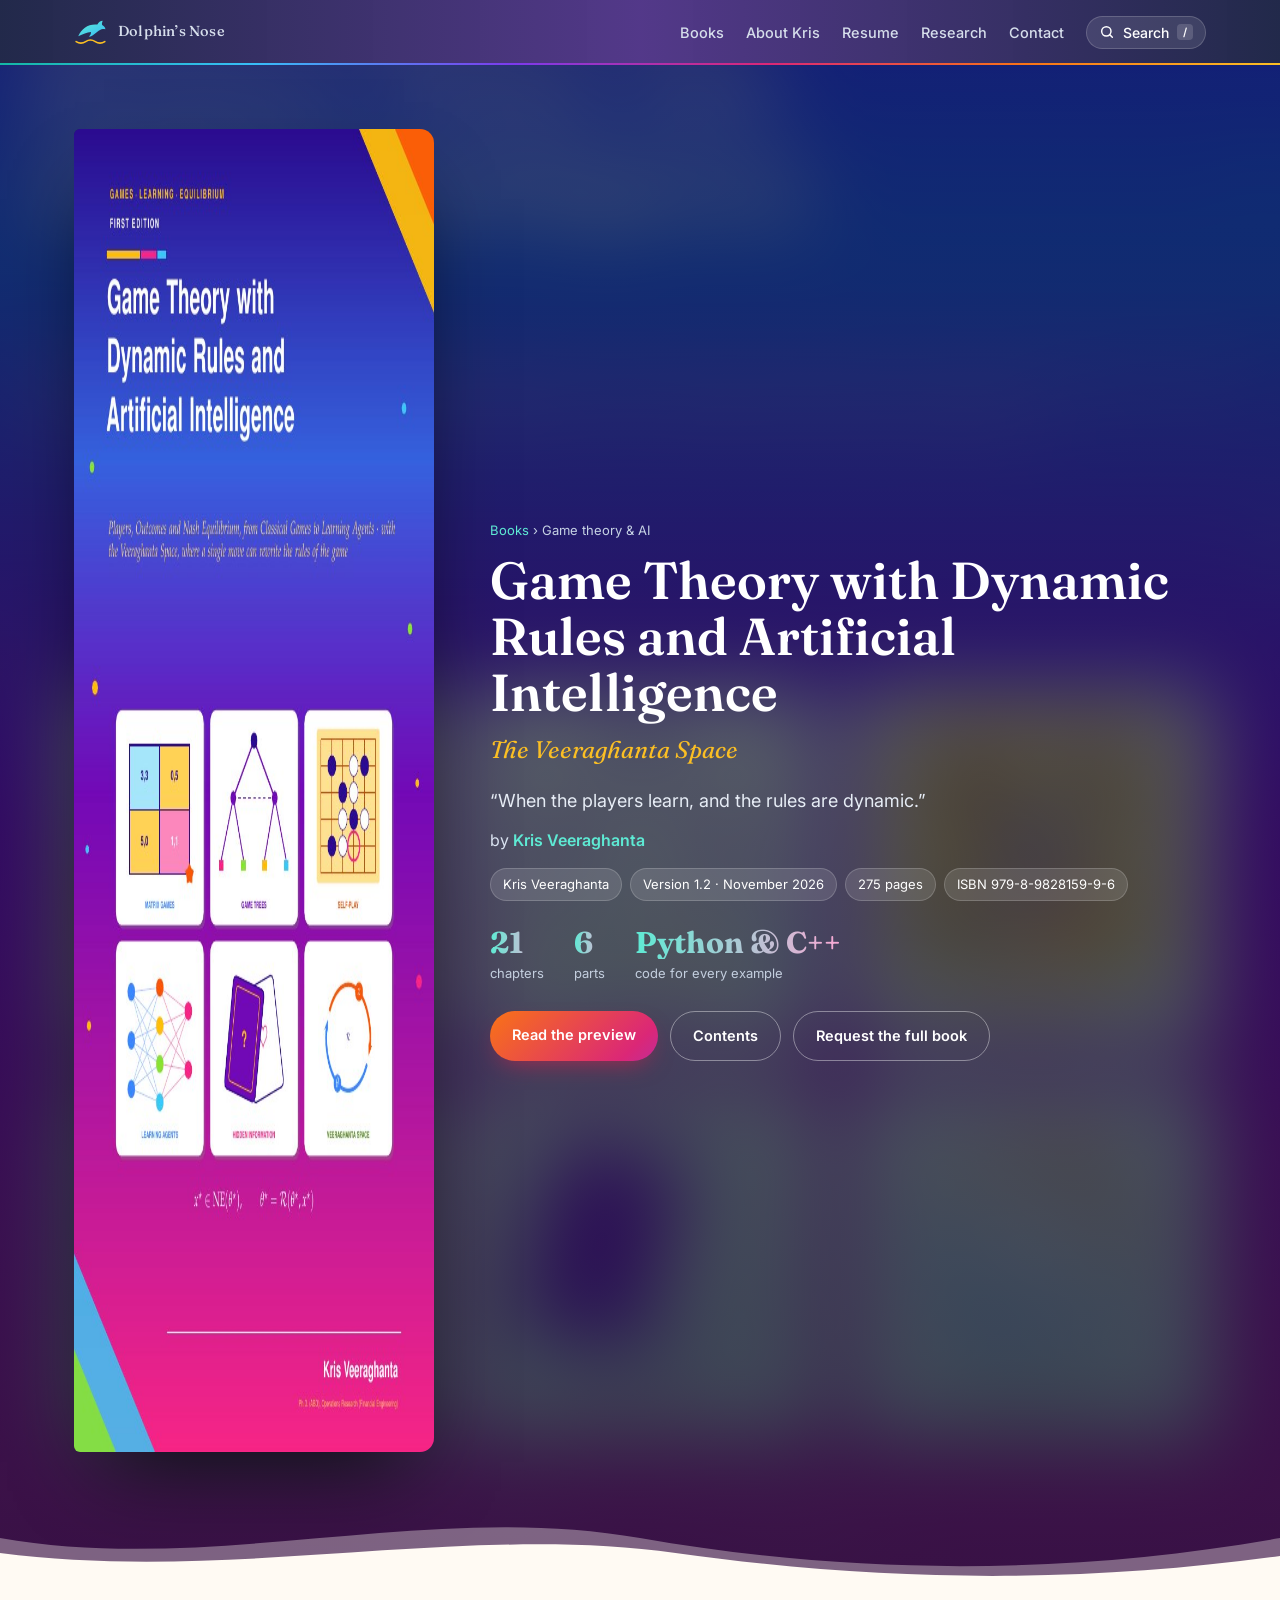
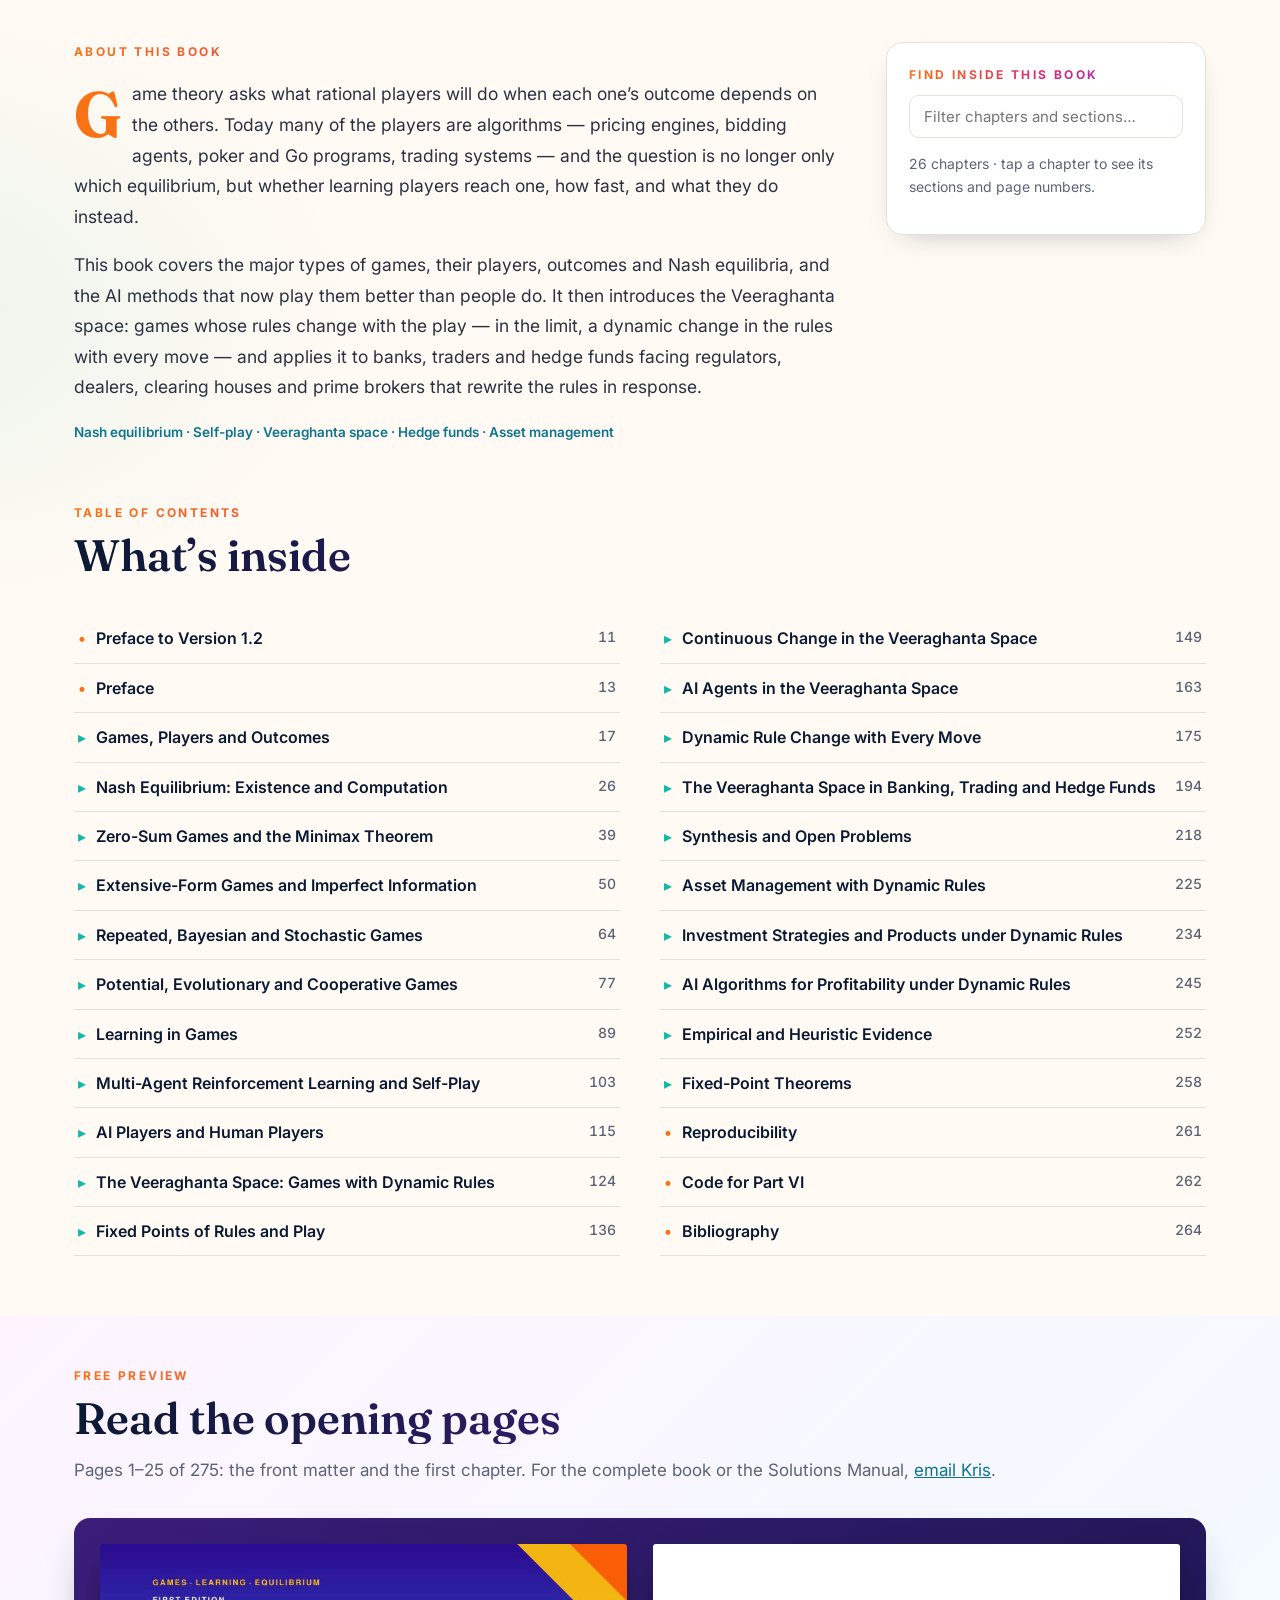
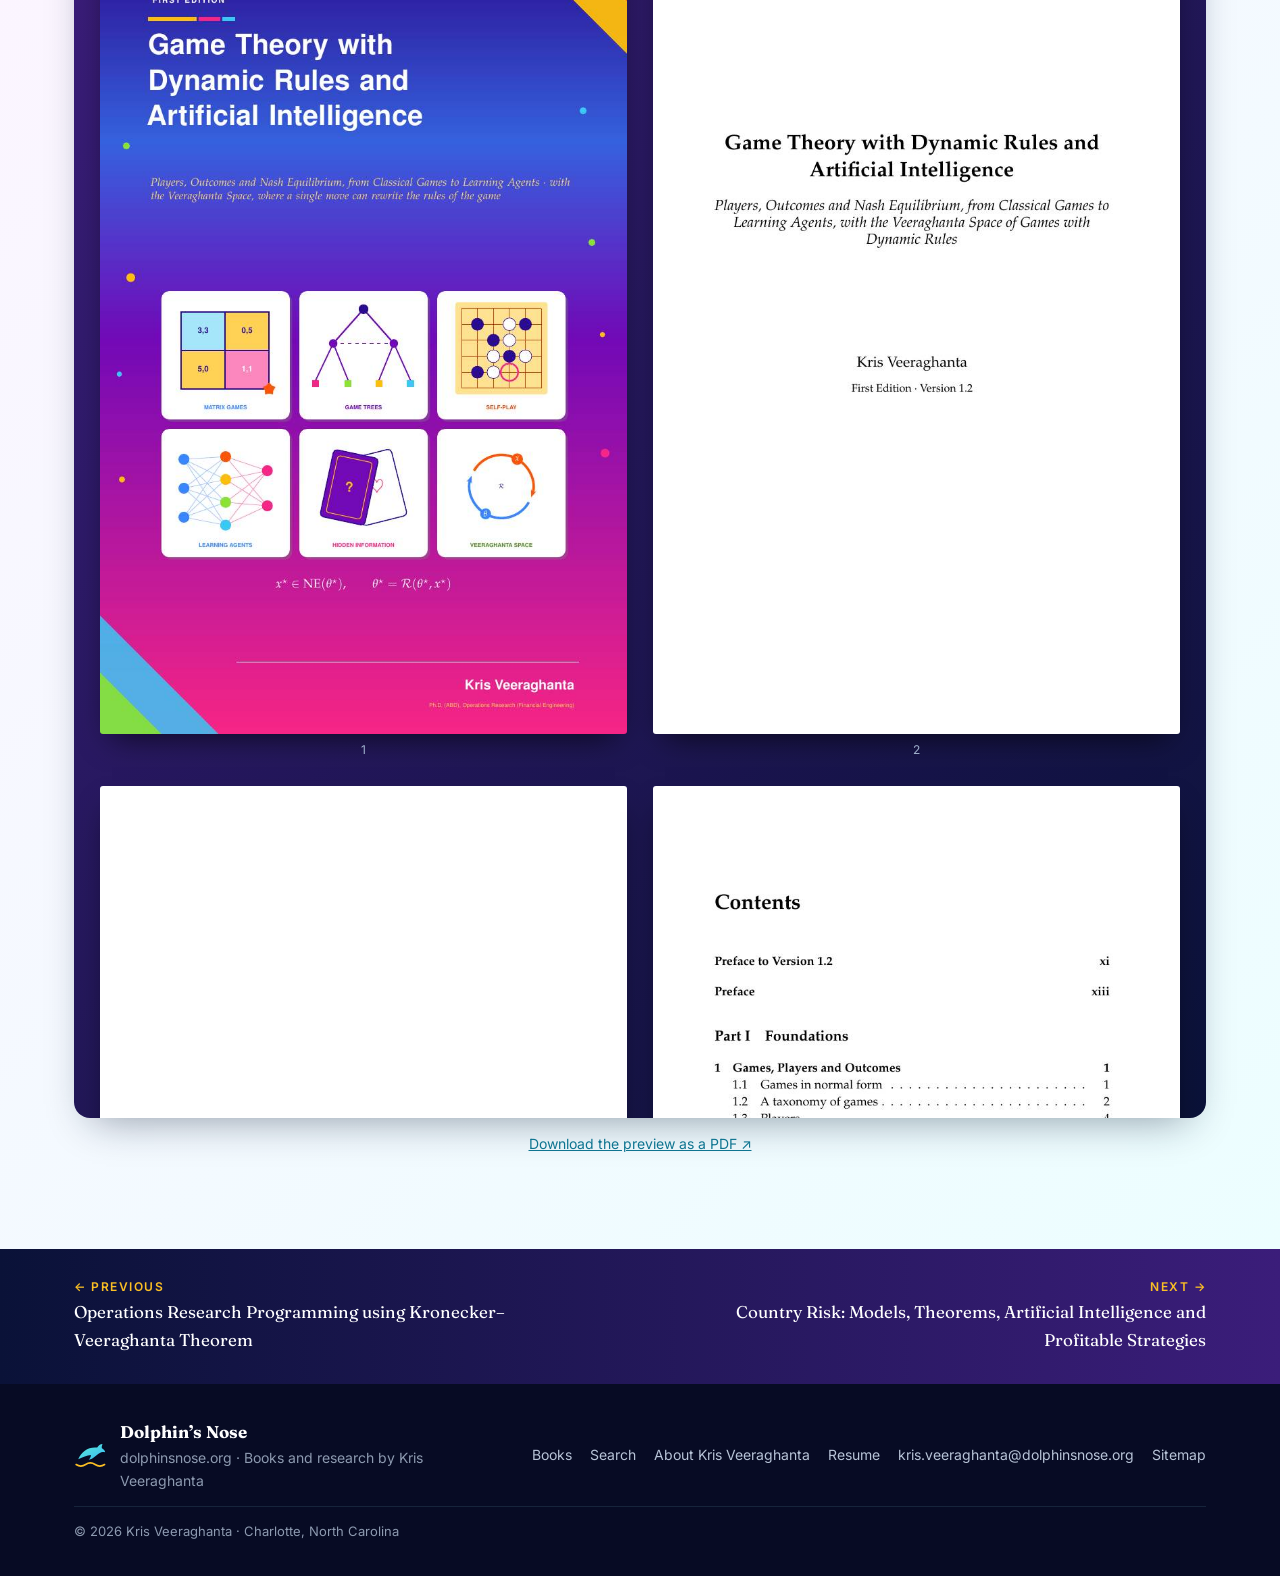
<file: books/game-theory.html>
<!DOCTYPE html>
<html lang="en">
<head>
<meta charset="utf-8">
<meta name="viewport" content="width=device-width, initial-scale=1">
<title>Game Theory with Dynamic Rules and Artificial Intelligence: The Veeraghanta Space — by Kris Veeraghanta</title>
<meta name="description" content="When the players learn, and the rules are dynamic. Game theory asks what rational players will do when each one’s outcome depends on the others. Today many of the players are algorithms — pricing engines, bidding agents, poker and Go programs, trading systems — and the…">
<meta name="author" content="Kris Veeraghanta">
<meta name="keywords" content="Kris Veeraghanta, Game Theory with Dynamic Rules and Artificial Intelligence, Nash equilibrium, Self-play, Veeraghanta space, Hedge funds, Asset management, book, textbook">
<meta name="robots" content="index, follow, max-image-preview:large">
<link rel="canonical" href="https://dolphinsnose.org/books/game-theory.html">
<meta property="og:type" content="book">
<meta property="og:locale" content="en_US">
<meta name="twitter:title" content="Game Theory with Dynamic Rules and Artificial Intelligence: The Veeraghanta Space — by Kris Veeraghanta">
<meta name="twitter:description" content="When the players learn, and the rules are dynamic. Game theory asks what rational players will do when each one’s outcome depends on the others. Today many of the players are algorithms — pricing engines, bidding agents, poker and Go programs, trading systems — and the…">
<meta name="twitter:image" content="https://dolphinsnose.org/img/game-theory-cover.jpg">
<link rel="alternate" type="text/plain" href="/llms.txt" title="LLM summary">
<meta property="og:site_name" content="Dolphin's Nose · Kris Veeraghanta">
<meta property="og:title" content="Game Theory with Dynamic Rules and Artificial Intelligence: The Veeraghanta Space — by Kris Veeraghanta">
<meta property="og:description" content="When the players learn, and the rules are dynamic. Game theory asks what rational players will do when each one’s outcome depends on the others. Today many of the players are algorithms — pricing engines, bidding agents, poker and Go programs, trading systems — and the…">
<meta property="og:url" content="https://dolphinsnose.org/books/game-theory.html">
<meta property="og:image" content="https://dolphinsnose.org/img/game-theory-cover.jpg">
<meta name="twitter:card" content="summary_large_image">
<meta name="google-site-verification" content="7df3JsyQjXDO4Yy1PPxPUbqa0fzQI_dQc77vclcpmEM">
<meta name="theme-color" content="#0b1a33">
<link rel="icon" href="/img/favicon.svg" type="image/svg+xml">
<link rel="sitemap" type="application/xml" href="/sitemap.xml">
<link rel="preconnect" href="https://fonts.googleapis.com">
<link rel="preconnect" href="https://fonts.gstatic.com" crossorigin>
<link href="https://fonts.googleapis.com/css2?family=Fraunces:ital,opsz,wght@0,9..144,400;0,9..144,600;0,9..144,700;1,9..144,400&family=Inter:wght@400;500;600;700&display=swap" rel="stylesheet">
<link rel="stylesheet" href="../style.css">
<script type="application/ld+json">[{"@context": "https://schema.org", "@type": "WebSite", "name": "Dolphin's Nose — Kris Veeraghanta", "url": "https://dolphinsnose.org/", "potentialAction": {"@type": "SearchAction", "target": "https://dolphinsnose.org/search.html?q={search_term_string}", "query-input": "required name=search_term_string"}}, {"@context": "https://schema.org", "@type": "Person", "@id": "https://dolphinsnose.org/#kris", "name": "Kris Veeraghanta", "givenName": "Kris", "familyName": "Veeraghanta", "url": "https://dolphinsnose.org/about.html", "image": "https://dolphinsnose.org/img/kris-veeraghanta.jpg", "email": "mailto:kris.veeraghanta@dolphinsnose.org", "jobTitle": "Risk executive, quantitative modeler and author", "description": "Kris Veeraghanta is a risk executive, quantitative modeler and author with more than 30 years in financial risk management at Bank of America, Wells Fargo, the Federal Reserve Bank of Cleveland, JPMorgan, Merrill Lynch and KPMG.", "address": {"@type": "PostalAddress", "addressLocality": "Charlotte", "addressRegion": "NC", "addressCountry": "US"}, "alumniOf": {"@type": "CollegeOrUniversity", "name": "The Ohio State University"}, "hasCredential": "Ph.D. (ABD), Operations Research (Financial Engineering), Ohio State", "knowsAbout": ["Operational risk", "Credit risk", "Market risk", "Country risk", "Option pricing", "Copulas", "Vine copulas", "Monte Carlo simulation", "Stress testing", "Model risk management", "Basel III", "Artificial intelligence in risk management", "Game theory", "Nonlinear programming", "Operations research"]}, {"@context": "https://schema.org", "@type": "Book", "name": "Game Theory with Dynamic Rules and Artificial Intelligence", "alternativeHeadline": "The Veeraghanta Space", "author": {"@type": "Person", "@id": "https://dolphinsnose.org/#kris", "name": "Kris Veeraghanta", "url": "https://dolphinsnose.org/about.html"}, "publisher": {"@type": "Person", "name": "Kris Veeraghanta"}, "datePublished": "2026", "genre": "Game theory & AI", "isAccessibleForFree": false, "workExample": {"@type": "Book", "bookFormat": "https://schema.org/EBook", "numberOfPages": 275, "isbn": "9798982815996"}, "bookFormat": "https://schema.org/EBook", "numberOfPages": 275, "inLanguage": "en-US", "bookEdition": "Version 1.2 · November 2026", "image": "https://dolphinsnose.org/img/game-theory-cover.jpg", "url": "https://dolphinsnose.org/books/game-theory.html", "description": "Game theory asks what rational players will do when each one’s outcome depends on the others. Today many of the players are algorithms — pricing engines, bidding agents, poker and Go programs, trading systems — and the question is no longer only which equilibrium, but whether learning players reach one, how fast, and what they do instead. This book covers the major types of games, their players, outcomes and Nash equilibria, and the AI methods that now play them better than people do. It then introduces the Veeraghanta space: games whose rules change with the play — in the limit, a dynamic change in the rules with every move — and applies it to banks, traders and hedge funds facing regulators, dealers, clearing houses and prime brokers that rewrite the rules in response.", "keywords": "Nash equilibrium, Self-play, Veeraghanta space, Hedge funds, Asset management", "isbn": "9798982815996"}, {"@context": "https://schema.org", "@type": "BreadcrumbList", "itemListElement": [{"@type": "ListItem", "position": 1, "name": "Kris Veeraghanta", "item": "https://dolphinsnose.org/"}, {"@type": "ListItem", "position": 2, "name": "Books", "item": "https://dolphinsnose.org/#books"}, {"@type": "ListItem", "position": 3, "name": "Game Theory with Dynamic Rules and Artificial Intelligence", "item": "https://dolphinsnose.org/books/game-theory.html"}]}]</script>
</head>
<body>
<header class="nav"><div class="wrap">
  <a class="brand" href="../index.html" aria-label="Dolphin's Nose home"><svg class="mark" viewBox="0 0 64 64" aria-hidden="true"><defs><linearGradient id="dg" x1="0" y1="0" x2="1" y2="1"><stop offset="0" stop-color="#5eead4"/><stop offset="1" stop-color="#38bdf8"/></linearGradient></defs><path fill="url(#dg)" d="M8 40c6-15 20-24 36-22 2-4 6-7 10-7-1 3-2 6-1 8 4 2 6 5 6 8-4-1-7-1-10 1-7 4-12 11-21 13 3-3 4-6 4-9-8 1-15 4-24 8z"/><path d="M4 50c6 4 12 4 18 0s12-4 18 0 12 4 18 0" fill="none" stroke="#fbbf24" stroke-width="3" stroke-linecap="round"/></svg><span>Dolphin’s Nose</span></a>
  <nav><ul>
    <li><a href="../index.html#books">Books</a></li>
    <li class="hide-sm"><a href="../about.html">About Kris</a></li>
    <li><a href="../resume.html">Resume</a></li>
    <li class="hide-sm"><a href="../index.html#research">Research</a></li>
    <li><a href="../index.html#contact">Contact</a></li>
    <li><button class="search-btn" type="button" data-open-search aria-label="Search the site"><svg viewBox="0 0 24 24" width="16" height="16" aria-hidden="true"><circle cx="11" cy="11" r="7" fill="none" stroke="currentColor" stroke-width="2.2"/><path d="M20 20l-4.2-4.2" stroke="currentColor" stroke-width="2.2" stroke-linecap="round"/></svg><span class="hide-sm">Search</span><kbd class="hide-sm">/</kbd></button></li>
  </ul></nav>
</div></header>

<main class="book-page" data-book="game-theory">
<section class="book-hero">
  <div class="book-bg" style="background-image:url('../img/game-theory-cover.jpg')"></div>
  <div class="wrap book-hero-in">
    <a class="big-cover" href="../preview/game-theory-preview.pdf" target="_blank" rel="noopener"><img src="../img/game-theory-cover.jpg" alt="Cover of Game Theory with Dynamic Rules and Artificial Intelligence" width="935" height="1323"></a>
    <div>
      <div class="crumbs"><a href="../index.html#books">Books</a> › Game theory &amp; AI</div>
      <h1>Game Theory with Dynamic Rules and Artificial Intelligence</h1>
      <p class="sub">The Veeraghanta Space</p>
      <p class="tagline">“When the players learn, and the rules are dynamic.”</p>
      <p class="byline">by <a href="../about.html">Kris Veeraghanta</a></p>
      <div class="meta"><span>Kris Veeraghanta</span><span>Version 1.2 · November 2026</span><span>275 pages</span><span>ISBN 979-8-9828159-9-6</span></div>
      <div class="bstats"><div><b>21</b><span>chapters</span></div><div><b>6</b><span>parts</span></div><div><b>Python &amp; C++</b><span>code for every example</span></div></div>
      <div class="btns">
        <a class="btn primary" href="#preview">Read the preview</a>
        <a class="btn ghost" href="#contents">Contents</a>
        <a class="btn ghost" href="mailto:kris.veeraghanta@dolphinsnose.org?subject=Request:%20Game%20Theory%20with%20Dynamic%20Rules%20and%20Artificial%20Intelligence">Request the full book</a>
      </div>
    </div>
  </div>
  <svg class="waves" viewBox="0 0 1440 120" preserveAspectRatio="none" aria-hidden="true"><path d="M0 60 C 240 110 480 10 720 60 S 1200 110 1440 60 V120 H0Z" fill="currentColor" opacity=".35"/><path d="M0 80 C 260 120 520 40 760 80 S 1220 120 1440 84 V120 H0Z" fill="currentColor"/></svg>
</section>

<section class="book-body"><div class="wrap two">
  <article class="about-book">
    <div class="eyebrow">About this book</div>
    <p>Game theory asks what rational players will do when each one’s outcome depends on the others. Today many of the players are algorithms — pricing engines, bidding agents, poker and Go programs, trading systems — and the question is no longer only which equilibrium, but whether learning players reach one, how fast, and what they do instead.</p><p>This book covers the major types of games, their players, outcomes and Nash equilibria, and the AI methods that now play them better than people do. It then introduces the Veeraghanta space: games whose rules change with the play — in the limit, a dynamic change in the rules with every move — and applies it to banks, traders and hedge funds facing regulators, dealers, clearing houses and prime brokers that rewrite the rules in response.</p>
    <div class="kw">Nash equilibrium · Self-play · Veeraghanta space · Hedge funds · Asset management</div>
  </article>
  <aside class="toc-tools">
    <div class="eyebrow">Find inside this book</div>
    <input type="search" id="tocFilter" placeholder="Filter chapters and sections…" aria-label="Filter the table of contents">
    <p class="small">26 chapters · tap a chapter to see its sections and page numbers.</p>
  </aside>
</div></section>

<section id="contents" class="toc-sec"><div class="wrap">
  <div class="sec-head"><div class="eyebrow">Table of contents</div><h2>What’s inside</h2></div>
  <div class="toc" id="toc"><div class="ch leaf" id="preface-to-version-1-2"><span class="ct">Preface to Version 1.2</span><span class="pg">11</span></div>
<div class="ch leaf" id="preface"><span class="ct">Preface</span><span class="pg">13</span></div>
<details class="ch" id="games-players-and-outcomes"><summary><span class="ct">Games, Players and Outcomes</span><span class="pg">17</span></summary><ul class="secs"><li><span>Games in normal form</span><span class="pg">17</span></li><li><span>A taxonomy of games</span><span class="pg">18</span></li><li><span>Players</span><span class="pg">20</span></li><li><span>Outcomes and solution concepts</span><span class="pg">20</span></li><li><span>Six classic games</span><span class="pg">21</span></li><li><span>Notes</span><span class="pg">23</span></li></ul></details>
<details class="ch" id="nash-equilibrium-existence-and-computation"><summary><span class="ct">Nash Equilibrium: Existence and Computation</span><span class="pg">26</span></summary><ul class="secs"><li><span>Existence</span><span class="pg">26</span></li><li><span>Games with continuous strategies</span><span class="pg">28</span></li><li><span>Computing equilibria</span><span class="pg">30</span></li><li><span>Correlated equilibrium</span><span class="pg">34</span></li><li><span>Which equilibrium?</span><span class="pg">36</span></li><li><span>Notes</span><span class="pg">36</span></li></ul></details>
<details class="ch" id="zero-sum-games-and-the-minimax-theorem"><summary><span class="ct">Zero-Sum Games and the Minimax Theorem</span><span class="pg">39</span></summary><ul class="secs"><li><span>Matrix games, maximin and minimax</span><span class="pg">39</span></li><li><span>The minimax theorem</span><span class="pg">40</span></li><li><span>Learning the value: Hedge and self-play</span><span class="pg">42</span></li><li><span>Dominance and best responses</span><span class="pg">45</span></li><li><span>What the value means for an AI player</span><span class="pg">46</span></li><li><span>Notes</span><span class="pg">48</span></li></ul></details>
<details class="ch" id="extensive-form-games-and-imperfect-information"><summary><span class="ct">Extensive-Form Games and Imperfect Information</span><span class="pg">50</span></summary><ul class="secs"><li><span>Game trees and strategies</span><span class="pg">50</span></li><li><span>Backward induction</span><span class="pg">51</span></li><li><span>Subgame perfection and credible threats</span><span class="pg">53</span></li><li><span>Alternating-offers bargaining</span><span class="pg">54</span></li><li><span>Imperfect information and behavioural strategies</span><span class="pg">55</span></li><li><span>Kuhn poker</span><span class="pg">57</span></li><li><span>The sequence form</span><span class="pg">59</span></li><li><span>Search, abstraction and AI</span><span class="pg">61</span></li><li><span>Notes</span><span class="pg">62</span></li></ul></details>
<details class="ch" id="repeated-bayesian-and-stochastic-games"><summary><span class="ct">Repeated, Bayesian and Stochastic Games</span><span class="pg">64</span></summary><ul class="secs"><li><span>The one-shot deviation principle</span><span class="pg">64</span></li><li><span>Repeated games</span><span class="pg">65</span></li><li><span>Bayesian games</span><span class="pg">69</span></li><li><span>Learning to bid</span><span class="pg">71</span></li><li><span>Stochastic games</span><span class="pg">71</span></li><li><span>Notes</span><span class="pg">74</span></li></ul></details>
<details class="ch" id="potential-evolutionary-and-cooperative-games"><summary><span class="ct">Potential, Evolutionary and Cooperative Games</span><span class="pg">77</span></summary><ul class="secs"><li><span>Potential and congestion games</span><span class="pg">77</span></li><li><span>Evolutionary games</span><span class="pg">80</span></li><li><span>Cooperative games and the Shapley value</span><span class="pg">84</span></li><li><span>Notes</span><span class="pg">86</span></li></ul></details>
<details class="ch" id="learning-in-games"><summary><span class="ct">Learning in Games</span><span class="pg">89</span></summary><ul class="secs"><li><span>The online learning model</span><span class="pg">89</span></li><li><span>No regret and correlated equilibrium</span><span class="pg">90</span></li><li><span>The last iterate: why learners cycle</span><span class="pg">92</span></li><li><span>Fictitious play</span><span class="pg">94</span></li><li><span>Gradient dynamics</span><span class="pg">95</span></li><li><span>Quantal response equilibrium</span><span class="pg">99</span></li><li><span>Replicator dynamics as continuous-time Hedge</span><span class="pg">101</span></li><li><span>Notes</span><span class="pg">101</span></li></ul></details>
<details class="ch" id="multi-agent-reinforcement-learning-and-self-play"><summary><span class="ct">Multi-Agent Reinforcement Learning and Self-Play</span><span class="pg">103</span></summary><ul class="secs"><li><span>Markov games and Q-learning</span><span class="pg">103</span></li><li><span>Counterfactual regret minimization</span><span class="pg">105</span></li><li><span>Self-play and population methods</span><span class="pg">108</span></li><li><span>Algorithmic pricing</span><span class="pg">110</span></li><li><span>Notes</span><span class="pg">112</span></li></ul></details>
<details class="ch" id="ai-players-and-human-players"><summary><span class="ct">AI Players and Human Players</span><span class="pg">115</span></summary><ul class="secs"><li><span>Boundedly rational players</span><span class="pg">115</span></li><li><span>Quantal response as a model of people</span><span class="pg">116</span></li><li><span>Exploiting a predictable opponent safely</span><span class="pg">117</span></li><li><span>Commitment: the AI as leader</span><span class="pg">119</span></li><li><span>AI and people in practice</span><span class="pg">120</span></li><li><span>Notes</span><span class="pg">121</span></li></ul></details>
<details class="ch" id="the-veeraghanta-space-games-with-dynamic-rules"><summary><span class="ct">The Veeraghanta Space: Games with Dynamic Rules</span><span class="pg">124</span></summary><ul class="secs"><li><span>The space and its rule map</span><span class="pg">124</span></li><li><span>Equilibrium in a Veeraghanta space</span><span class="pg">126</span></li><li><span>Relation to stochastic, repeated and differential games</span><span class="pg">127</span></li><li><span>One player moves the rules: controller invariance</span><span class="pg">127</span></li><li><span>Learning the equilibrium of a dynamic-rule game</span><span class="pg">131</span></li><li><span>Dynamic rules can destroy pure equilibria</span><span class="pg">131</span></li><li><span>Notes</span><span class="pg">133</span></li></ul></details>
<details class="ch" id="fixed-points-of-rules-and-play"><summary><span class="ct">Fixed Points of Rules and Play</span><span class="pg">136</span></summary><ul class="secs"><li><span>Existence</span><span class="pg">136</span></li><li><span>Sensitivity: how far equilibrium play moves with the rule</span><span class="pg">138</span></li><li><span>Contraction: uniqueness and convergence of myopic adjustment</span><span class="pg">139</span></li><li><span>Overcorrection: the sharp threshold for partial adjustment</span><span class="pg">140</span></li><li><span>A bank and its capital regulator</span><span class="pg">142</span></li><li><span>Forward-looking players: existence of stationary equilibria</span><span class="pg">146</span></li><li><span>Notes</span><span class="pg">147</span></li></ul></details>
<details class="ch" id="continuous-change-in-the-veeraghanta-space"><summary><span class="ct">Continuous Change in the Veeraghanta Space</span><span class="pg">149</span></summary><ul class="secs"><li><span>The continuous Veeraghanta space</span><span class="pg">149</span></li><li><span>Rules that drift</span><span class="pg">151</span></li><li><span>Rules that respond to the play</span><span class="pg">152</span></li><li><span>Delay</span><span class="pg">157</span></li><li><span>Separation of timescales</span><span class="pg">159</span></li><li><span>Notes</span><span class="pg">161</span></li></ul></details>
<details class="ch" id="ai-agents-in-the-veeraghanta-space"><summary><span class="ct">AI Agents in the Veeraghanta Space</span><span class="pg">163</span></summary><ul class="secs"><li><span>Three regimes</span><span class="pg">163</span></li><li><span>Dynamic regret</span><span class="pg">164</span></li><li><span>Gradient players under a responsive rule</span><span class="pg">166</span></li><li><span>Minimax-Q in the rule-switching space</span><span class="pg">169</span></li><li><span>Pricing algorithms under a scrutiny rule</span><span class="pg">170</span></li><li><span>Lessons for rules that AI agents play under</span><span class="pg">172</span></li><li><span>Notes</span><span class="pg">173</span></li></ul></details>
<details class="ch" id="dynamic-rule-change-with-every-move"><summary><span class="ct">Dynamic Rule Change with Every Move</span><span class="pg">175</span></summary><ul class="secs"><li><span>Rules that answer every move</span><span class="pg">175</span></li><li><span>The model</span><span class="pg">176</span></li><li><span>The classical models are special cases</span><span class="pg">177</span></li><li><span>Existence of equilibrium</span><span class="pg">179</span></li><li><span>How equilibrium is reached</span><span class="pg">180</span></li><li><span>How outcomes are affected</span><span class="pg">184</span></li><li><span>Why the Veeraghanta space</span><span class="pg">190</span></li><li><span>Notes</span><span class="pg">192</span></li></ul></details>
<details class="ch" id="the-veeraghanta-space-in-banking-trading-and-hedge-funds"><summary><span class="ct">The Veeraghanta Space in Banking, Trading and Hedge Funds</span><span class="pg">194</span></summary><ul class="secs"><li><span>Banking I: the stress capital buffer</span><span class="pg">194</span></li><li><span>Banking II: the countercyclical buffer and free-riding</span><span class="pg">198</span></li><li><span>Trading I: a dealer who re-quotes after every trade</span><span class="pg">201</span></li><li><span>Trading II: the clearing-house margin spiral</span><span class="pg">203</span></li><li><span>Hedge funds I: prime-broker haircuts and fire sales</span><span class="pg">206</span></li><li><span>Hedge funds II: redemptions, swing pricing and fees</span><span class="pg">208</span></li><li><span>Why the Veeraghanta space is the right model when banking rules respond</span><span class="pg">210</span></li><li><span>The cases side by side</span><span class="pg">215</span></li><li><span>Notes</span><span class="pg">216</span></li></ul></details>
<details class="ch" id="synthesis-and-open-problems"><summary><span class="ct">Synthesis and Open Problems</span><span class="pg">218</span></summary><ul class="secs"><li><span>A map of the book</span><span class="pg">218</span></li><li><span>Convex and nonconvex games</span><span class="pg">218</span></li><li><span>Part IV in one map</span><span class="pg">220</span></li><li><span>What is proved and what is measured</span><span class="pg">220</span></li><li><span>Open problems</span><span class="pg">222</span></li><li><span>Notes</span><span class="pg">223</span></li></ul></details>
<details class="ch" id="asset-management-with-dynamic-rules"><summary><span class="ct">Asset Management with Dynamic Rules</span><span class="pg">225</span></summary><ul class="secs"><li><span>Rules that answer the investor</span><span class="pg">225</span></li><li><span>The KV-DRAM model</span><span class="pg">226</span></li><li><span>How the equilibrium is reached</span><span class="pg">227</span></li><li><span>Profitability under a dynamic rule</span><span class="pg">228</span></li><li><span>Crowded strategies</span><span class="pg">230</span></li><li><span>Notes</span><span class="pg">232</span></li></ul></details>
<details class="ch" id="investment-strategies-and-products-under-dynamic-rules"><summary><span class="ct">Investment Strategies and Products under Dynamic Rules</span><span class="pg">234</span></summary><ul class="secs"><li><span>Long only: redemptions and the flow–performance spiral</span><span class="pg">234</span></li><li><span>Short only: the borrow-fee rule and the price test</span><span class="pg">235</span></li><li><span>Market neutral: neutral to the market, not to the rule</span><span class="pg">237</span></li><li><span>Risk neutral: how a dynamic rule creates risk aversion</span><span class="pg">238</span></li><li><span>Products: risk-neutral valuation with a dynamic rule</span><span class="pg">239</span></li><li><span>Leveraged and inverse ETPs: a rebalancing rule</span><span class="pg">240</span></li><li><span>Other strategies</span><span class="pg">241</span></li><li><span>Implications for investing</span><span class="pg">241</span></li><li><span>Notes</span><span class="pg">242</span></li></ul></details>
<details class="ch" id="ai-algorithms-for-profitability-under-dynamic-rules"><summary><span class="ct">AI Algorithms for Profitability under Dynamic Rules</span><span class="pg">245</span></summary><ul class="secs"><li><span>A stochastic dynamic-rule market</span><span class="pg">245</span></li><li><span>The rule-aware policy</span><span class="pg">245</span></li><li><span>Learning the rule: identification</span><span class="pg">246</span></li><li><span>Four agents in the same market</span><span class="pg">247</span></li><li><span>Allocating across strategies when the rules switch</span><span class="pg">248</span></li><li><span>Lessons for AI investors</span><span class="pg">250</span></li><li><span>Notes</span><span class="pg">250</span></li></ul></details>
<details class="ch" id="empirical-and-heuristic-evidence"><summary><span class="ct">Empirical and Heuristic Evidence</span><span class="pg">252</span></summary><ul class="secs"><li><span>The ladder of evidence</span><span class="pg">252</span></li><li><span>The frozen-rule backtest is biased</span><span class="pg">252</span></li><li><span>Heuristic search with and without the rule in the loop</span><span class="pg">253</span></li><li><span>Many backtests: the inflation of the best</span><span class="pg">254</span></li><li><span>Bootstrap evidence for the AI agents</span><span class="pg">255</span></li><li><span>Strategies and products side by side</span><span class="pg">255</span></li><li><span>What is proved and what is measured</span><span class="pg">255</span></li><li><span>Notes</span><span class="pg">256</span></li></ul></details>
<details class="ch" id="fixed-point-theorems"><summary><span class="ct">Fixed-Point Theorems</span><span class="pg">258</span></summary><ul class="secs"><li><span>Sperner&#x27;s lemma</span><span class="pg">258</span></li><li><span>Brouwer&#x27;s theorem</span><span class="pg">259</span></li><li><span>Kakutani&#x27;s theorem</span><span class="pg">259</span></li></ul></details>
<div class="ch leaf" id="reproducibility"><span class="ct">Reproducibility</span><span class="pg">261</span></div>
<div class="ch leaf" id="code-for-part-vi"><span class="ct">Code for Part VI</span><span class="pg">262</span></div>
<div class="ch leaf" id="bibliography"><span class="ct">Bibliography</span><span class="pg">264</span></div></div>
  <p class="toc-empty" id="tocEmpty" hidden>No chapter or section matches that filter.</p>
</div></section>

<section id="preview" class="preview-sec"><div class="wrap">
  <div class="sec-head"><div class="eyebrow">Free preview</div><h2>Read the opening pages</h2>
  <p>Pages 1–25 of 275: the front matter and the first chapter. For the complete book or the Solutions Manual, <a href="mailto:kris.veeraghanta@dolphinsnose.org?subject=Request:%20Game%20Theory%20with%20Dynamic%20Rules%20and%20Artificial%20Intelligence">email Kris</a>.</p></div>
  <div class="reader" id="reader"><figure class="pg-img"><img src="../pages/game-theory/p-01.jpg" width="780" height="1170" loading="lazy" alt="Game Theory with Dynamic Rules and Artificial Intelligence, preview page 1"><figcaption>1</figcaption></figure><figure class="pg-img"><img src="../pages/game-theory/p-02.jpg" width="780" height="1170" loading="lazy" alt="Game Theory with Dynamic Rules and Artificial Intelligence, preview page 2"><figcaption>2</figcaption></figure><figure class="pg-img"><img src="../pages/game-theory/p-03.jpg" width="780" height="1170" loading="lazy" alt="Game Theory with Dynamic Rules and Artificial Intelligence, preview page 3"><figcaption>3</figcaption></figure><figure class="pg-img"><img src="../pages/game-theory/p-04.jpg" width="780" height="1170" loading="lazy" alt="Game Theory with Dynamic Rules and Artificial Intelligence, preview page 4"><figcaption>4</figcaption></figure><figure class="pg-img"><img src="../pages/game-theory/p-05.jpg" width="780" height="1170" loading="lazy" alt="Game Theory with Dynamic Rules and Artificial Intelligence, preview page 5"><figcaption>5</figcaption></figure><figure class="pg-img"><img src="../pages/game-theory/p-06.jpg" width="780" height="1170" loading="lazy" alt="Game Theory with Dynamic Rules and Artificial Intelligence, preview page 6"><figcaption>6</figcaption></figure><figure class="pg-img"><img src="../pages/game-theory/p-07.jpg" width="780" height="1170" loading="lazy" alt="Game Theory with Dynamic Rules and Artificial Intelligence, preview page 7"><figcaption>7</figcaption></figure><figure class="pg-img"><img src="../pages/game-theory/p-08.jpg" width="780" height="1170" loading="lazy" alt="Game Theory with Dynamic Rules and Artificial Intelligence, preview page 8"><figcaption>8</figcaption></figure><figure class="pg-img"><img src="../pages/game-theory/p-09.jpg" width="780" height="1170" loading="lazy" alt="Game Theory with Dynamic Rules and Artificial Intelligence, preview page 9"><figcaption>9</figcaption></figure><figure class="pg-img"><img src="../pages/game-theory/p-10.jpg" width="780" height="1170" loading="lazy" alt="Game Theory with Dynamic Rules and Artificial Intelligence, preview page 10"><figcaption>10</figcaption></figure><figure class="pg-img"><img src="../pages/game-theory/p-11.jpg" width="780" height="1170" loading="lazy" alt="Game Theory with Dynamic Rules and Artificial Intelligence, preview page 11"><figcaption>11</figcaption></figure><figure class="pg-img"><img src="../pages/game-theory/p-12.jpg" width="780" height="1170" loading="lazy" alt="Game Theory with Dynamic Rules and Artificial Intelligence, preview page 12"><figcaption>12</figcaption></figure><figure class="pg-img"><img src="../pages/game-theory/p-13.jpg" width="780" height="1170" loading="lazy" alt="Game Theory with Dynamic Rules and Artificial Intelligence, preview page 13"><figcaption>13</figcaption></figure><figure class="pg-img"><img src="../pages/game-theory/p-14.jpg" width="780" height="1170" loading="lazy" alt="Game Theory with Dynamic Rules and Artificial Intelligence, preview page 14"><figcaption>14</figcaption></figure><figure class="pg-img"><img src="../pages/game-theory/p-15.jpg" width="780" height="1170" loading="lazy" alt="Game Theory with Dynamic Rules and Artificial Intelligence, preview page 15"><figcaption>15</figcaption></figure><figure class="pg-img"><img src="../pages/game-theory/p-16.jpg" width="780" height="1170" loading="lazy" alt="Game Theory with Dynamic Rules and Artificial Intelligence, preview page 16"><figcaption>16</figcaption></figure><figure class="pg-img"><img src="../pages/game-theory/p-17.jpg" width="780" height="1170" loading="lazy" alt="Game Theory with Dynamic Rules and Artificial Intelligence, preview page 17"><figcaption>17</figcaption></figure><figure class="pg-img"><img src="../pages/game-theory/p-18.jpg" width="780" height="1170" loading="lazy" alt="Game Theory with Dynamic Rules and Artificial Intelligence, preview page 18"><figcaption>18</figcaption></figure><figure class="pg-img"><img src="../pages/game-theory/p-19.jpg" width="780" height="1170" loading="lazy" alt="Game Theory with Dynamic Rules and Artificial Intelligence, preview page 19"><figcaption>19</figcaption></figure><figure class="pg-img"><img src="../pages/game-theory/p-20.jpg" width="780" height="1170" loading="lazy" alt="Game Theory with Dynamic Rules and Artificial Intelligence, preview page 20"><figcaption>20</figcaption></figure><figure class="pg-img"><img src="../pages/game-theory/p-21.jpg" width="780" height="1170" loading="lazy" alt="Game Theory with Dynamic Rules and Artificial Intelligence, preview page 21"><figcaption>21</figcaption></figure><figure class="pg-img"><img src="../pages/game-theory/p-22.jpg" width="780" height="1170" loading="lazy" alt="Game Theory with Dynamic Rules and Artificial Intelligence, preview page 22"><figcaption>22</figcaption></figure><figure class="pg-img"><img src="../pages/game-theory/p-23.jpg" width="780" height="1170" loading="lazy" alt="Game Theory with Dynamic Rules and Artificial Intelligence, preview page 23"><figcaption>23</figcaption></figure><figure class="pg-img"><img src="../pages/game-theory/p-24.jpg" width="780" height="1170" loading="lazy" alt="Game Theory with Dynamic Rules and Artificial Intelligence, preview page 24"><figcaption>24</figcaption></figure><figure class="pg-img"><img src="../pages/game-theory/p-25.jpg" width="780" height="1170" loading="lazy" alt="Game Theory with Dynamic Rules and Artificial Intelligence, preview page 25"><figcaption>25</figcaption></figure></div>
  <p class="small center"><a href="../preview/game-theory-preview.pdf" target="_blank" rel="noopener">Download the preview as a PDF ↗</a></p>
</div></section>

<nav class="pager"><div class="wrap">
  <a href="or-programming.html"><span>← Previous</span>Operations Research Programming using Kronecker–Veeraghanta Theorem</a>
  <a href="country-risk.html" class="r"><span>Next →</span>Country Risk: Models, Theorems, Artificial Intelligence and Profitable Strategies</a>
</div></nav>
</main>
<footer><div class="wrap">
  <div class="f-brand"><svg class="mark" viewBox="0 0 64 64" aria-hidden="true"><defs><linearGradient id="dg" x1="0" y1="0" x2="1" y2="1"><stop offset="0" stop-color="#5eead4"/><stop offset="1" stop-color="#38bdf8"/></linearGradient></defs><path fill="url(#dg)" d="M8 40c6-15 20-24 36-22 2-4 6-7 10-7-1 3-2 6-1 8 4 2 6 5 6 8-4-1-7-1-10 1-7 4-12 11-21 13 3-3 4-6 4-9-8 1-15 4-24 8z"/><path d="M4 50c6 4 12 4 18 0s12-4 18 0 12 4 18 0" fill="none" stroke="#fbbf24" stroke-width="3" stroke-linecap="round"/></svg><div><b>Dolphin’s Nose</b><br><span>dolphinsnose.org · Books and research by Kris Veeraghanta</span></div></div>
  <div class="f-links"><a href="../index.html#books">Books</a><a href="../search.html">Search</a><a href="../about.html">About Kris Veeraghanta</a><a href="../resume.html">Resume</a><a href="mailto:kris.veeraghanta@dolphinsnose.org">kris.veeraghanta@dolphinsnose.org</a><a href="../sitemap.xml">Sitemap</a></div>
  <div class="f-copy">© 2026 Kris Veeraghanta · Charlotte, North Carolina</div>
</div></footer>
<div class="search-ov" id="searchOv" hidden>
  <div class="search-box" role="dialog" aria-modal="true" aria-label="Search the site">
    <div class="search-in"><svg viewBox="0 0 24 24" width="16" height="16" aria-hidden="true"><circle cx="11" cy="11" r="7" fill="none" stroke="currentColor" stroke-width="2.2"/><path d="M20 20l-4.2-4.2" stroke="currentColor" stroke-width="2.2" stroke-linecap="round"/></svg><input id="searchQ" type="search" placeholder="Search books, chapters and topics — try “copula”, “Iran”, “Nash”" autocomplete="off"><button type="button" class="esc" data-close-search>Esc</button></div>
    <div class="search-res" id="searchRes"></div>
  </div>
</div>
<script src="../search-index.js" defer></script>
<script src="../site.js" defer></script>
</body>
</html>
</file>
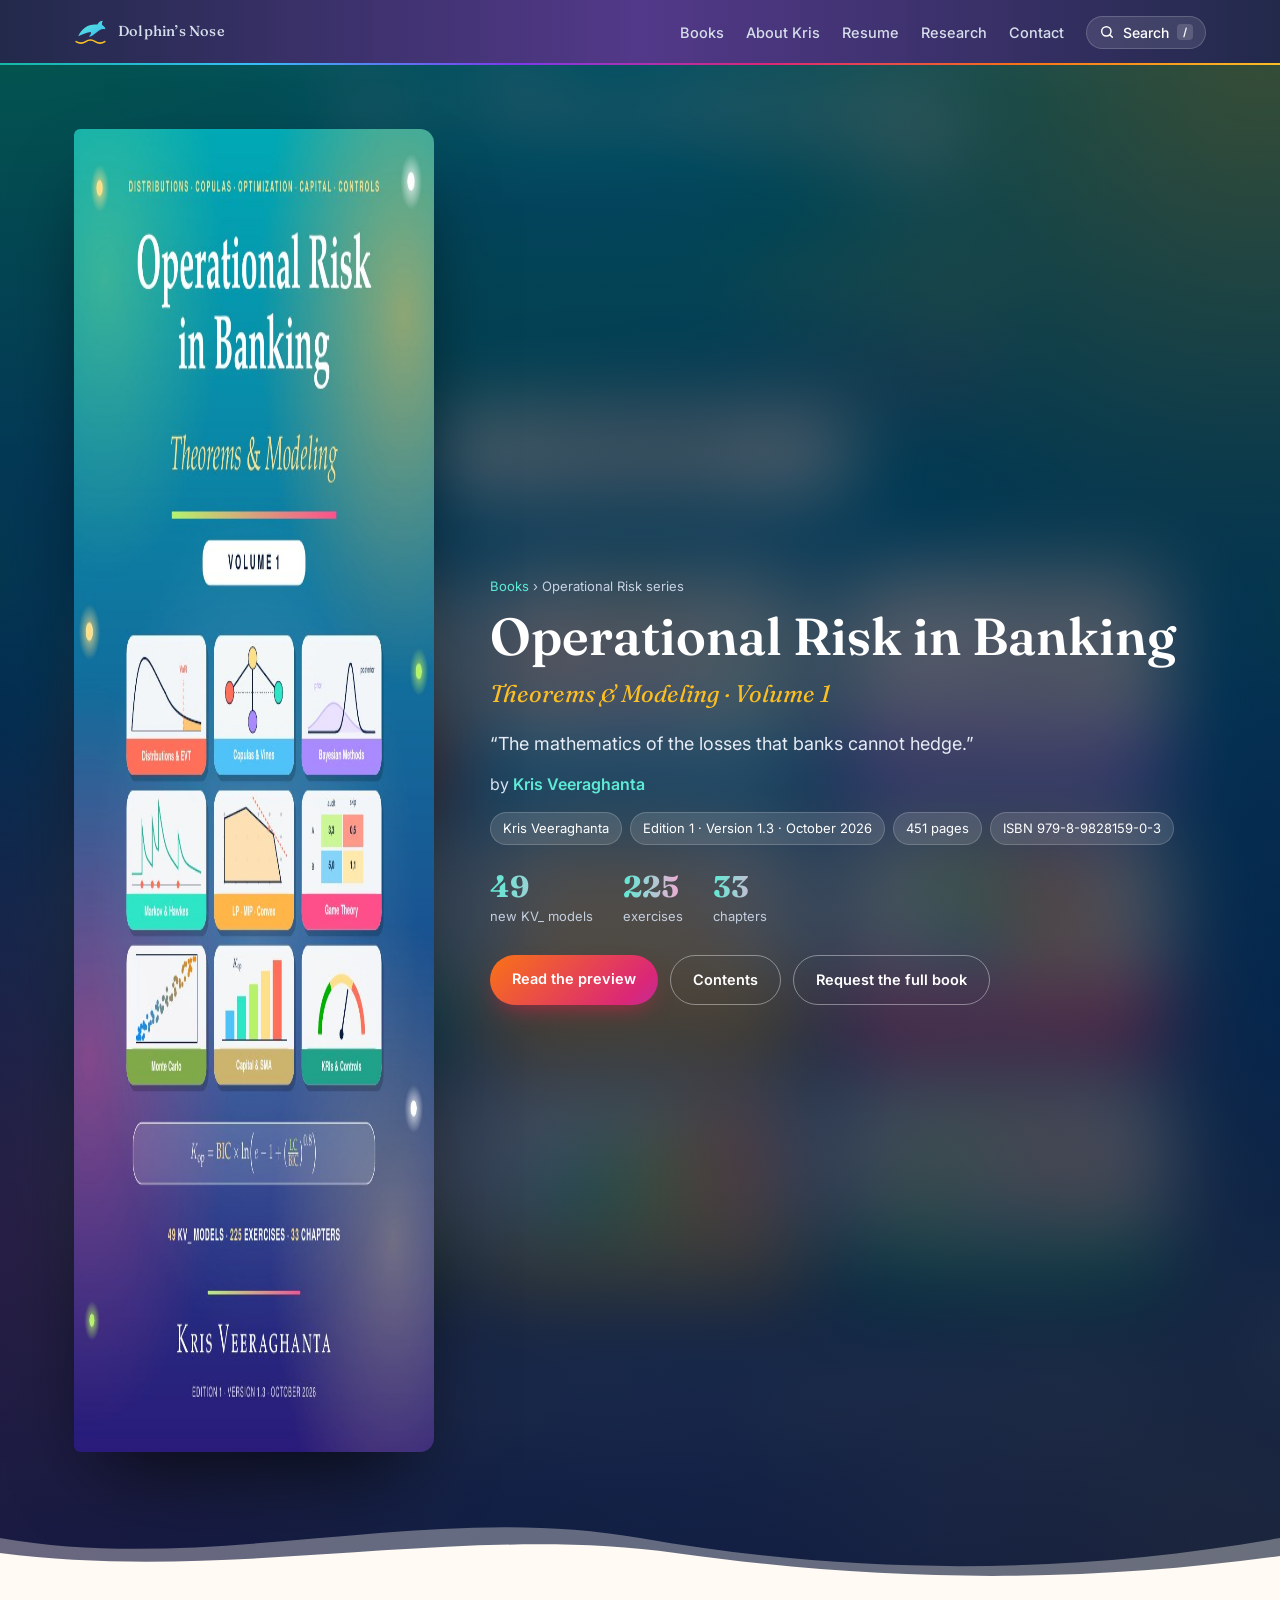
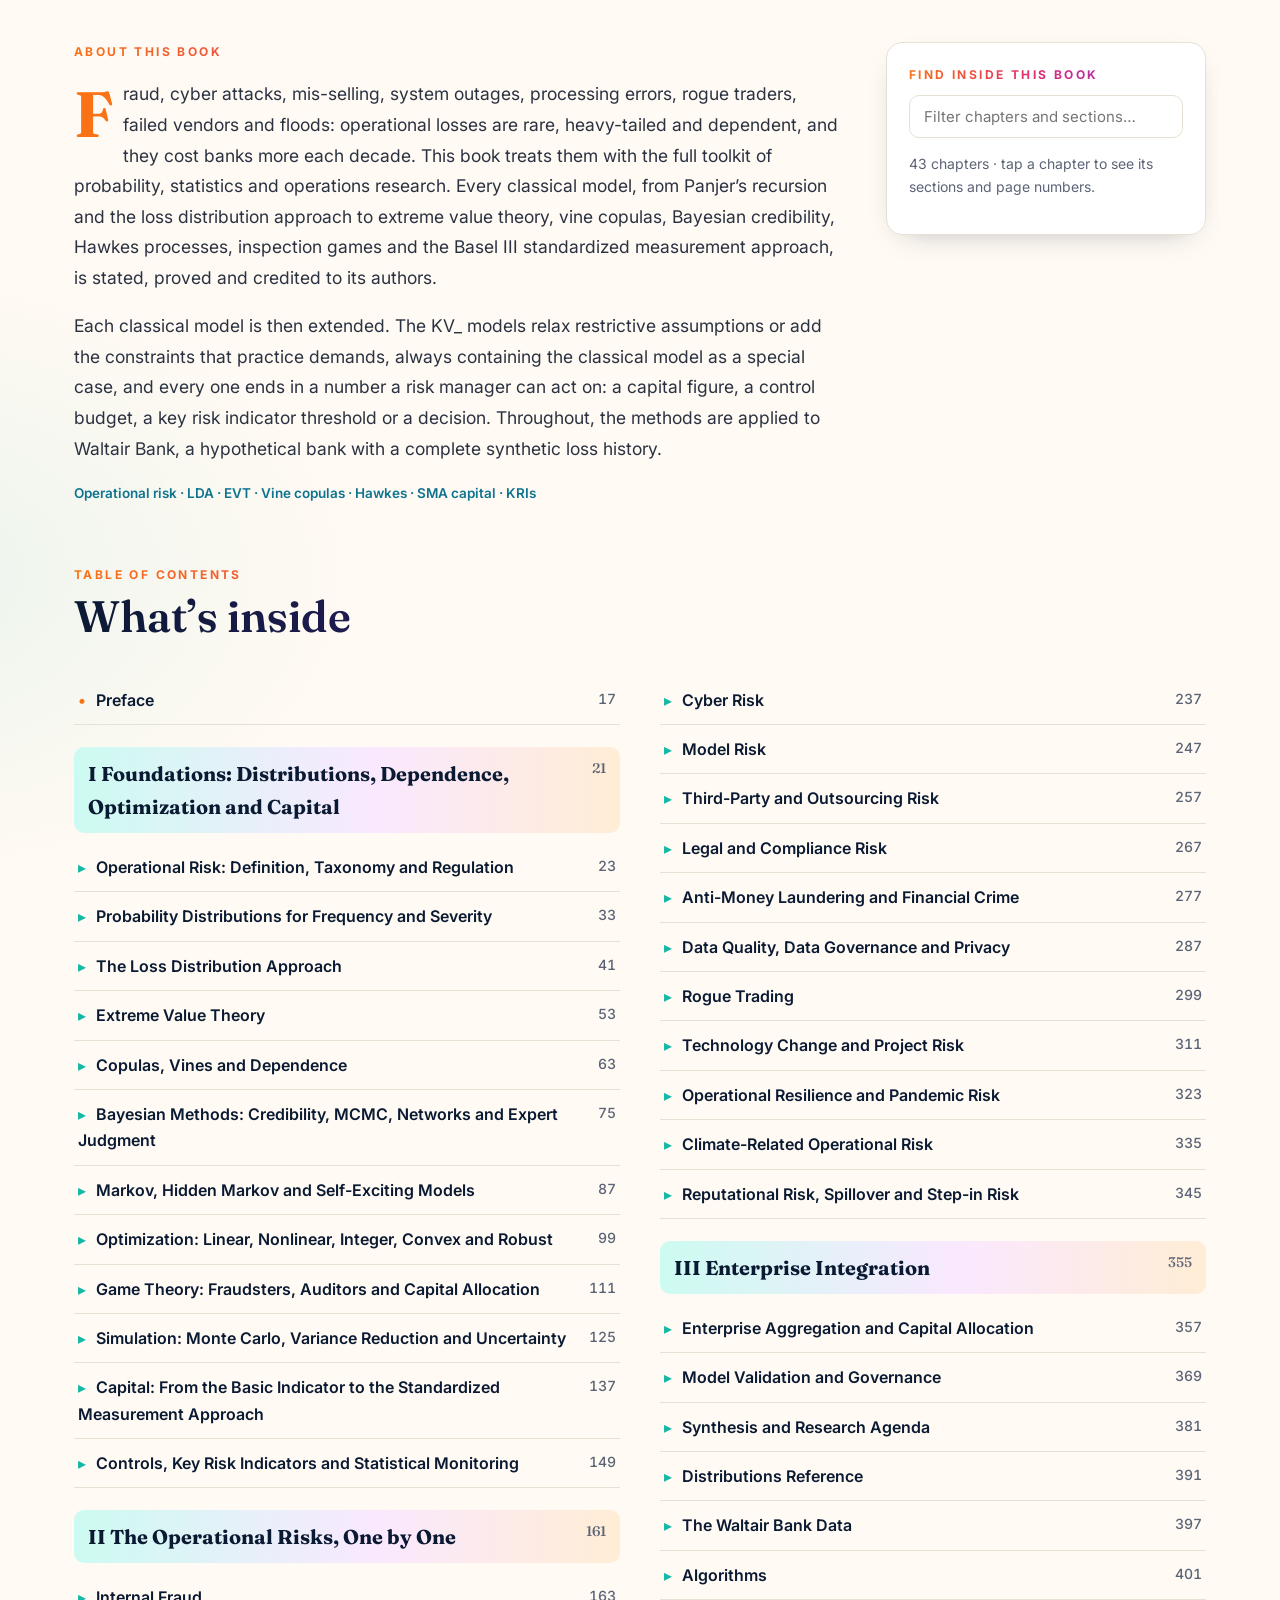
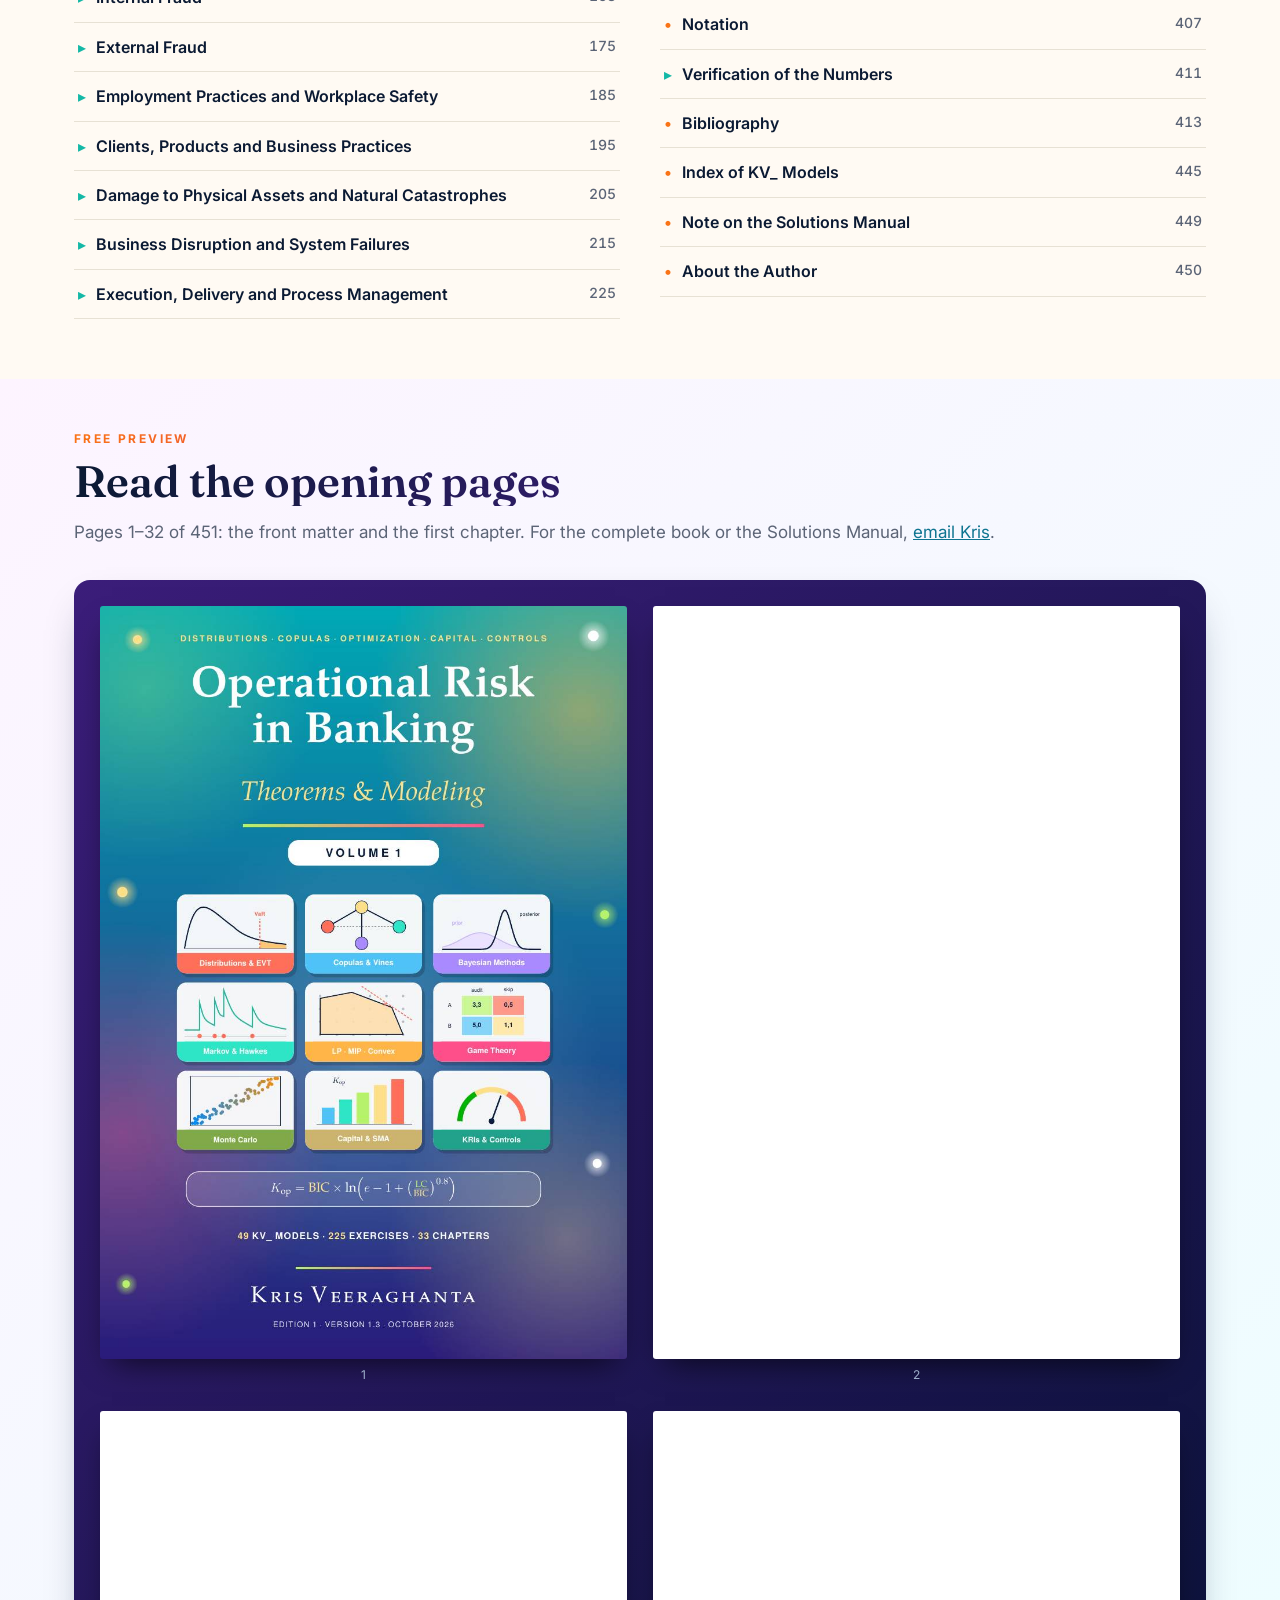
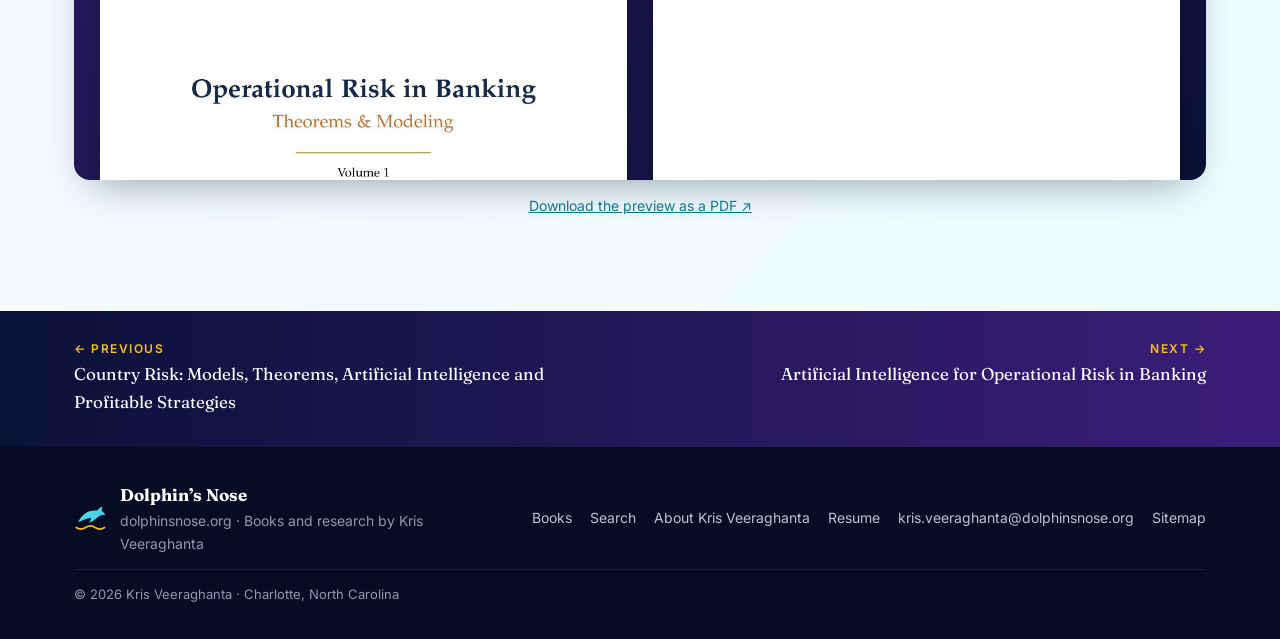
<file: books/oprisk-vol1.html>
<!DOCTYPE html>
<html lang="en">
<head>
<meta charset="utf-8">
<meta name="viewport" content="width=device-width, initial-scale=1">
<title>Operational Risk in Banking: Theorems &amp; Modeling · Volume 1 — by Kris Veeraghanta</title>
<meta name="description" content="The mathematics of the losses that banks cannot hedge. Fraud, cyber attacks, mis-selling, system outages, processing errors, rogue traders, failed vendors and floods: operational losses are rare, heavy-tailed and dependent, and they cost banks more each decade. This book…">
<meta name="author" content="Kris Veeraghanta">
<meta name="keywords" content="Kris Veeraghanta, Operational Risk in Banking, Operational risk, LDA, EVT, Vine copulas, Hawkes, SMA capital, KRIs, book, textbook">
<meta name="robots" content="index, follow, max-image-preview:large">
<link rel="canonical" href="https://dolphinsnose.org/books/oprisk-vol1.html">
<meta property="og:type" content="book">
<meta property="og:locale" content="en_US">
<meta name="twitter:title" content="Operational Risk in Banking: Theorems &amp; Modeling · Volume 1 — by Kris Veeraghanta">
<meta name="twitter:description" content="The mathematics of the losses that banks cannot hedge. Fraud, cyber attacks, mis-selling, system outages, processing errors, rogue traders, failed vendors and floods: operational losses are rare, heavy-tailed and dependent, and they cost banks more each decade. This book…">
<meta name="twitter:image" content="https://dolphinsnose.org/img/oprisk-vol1-cover.jpg">
<link rel="alternate" type="text/plain" href="/llms.txt" title="LLM summary">
<meta property="og:site_name" content="Dolphin's Nose · Kris Veeraghanta">
<meta property="og:title" content="Operational Risk in Banking: Theorems &amp; Modeling · Volume 1 — by Kris Veeraghanta">
<meta property="og:description" content="The mathematics of the losses that banks cannot hedge. Fraud, cyber attacks, mis-selling, system outages, processing errors, rogue traders, failed vendors and floods: operational losses are rare, heavy-tailed and dependent, and they cost banks more each decade. This book…">
<meta property="og:url" content="https://dolphinsnose.org/books/oprisk-vol1.html">
<meta property="og:image" content="https://dolphinsnose.org/img/oprisk-vol1-cover.jpg">
<meta name="twitter:card" content="summary_large_image">
<meta name="google-site-verification" content="7df3JsyQjXDO4Yy1PPxPUbqa0fzQI_dQc77vclcpmEM">
<meta name="theme-color" content="#0b1a33">
<link rel="icon" href="/img/favicon.svg" type="image/svg+xml">
<link rel="sitemap" type="application/xml" href="/sitemap.xml">
<link rel="preconnect" href="https://fonts.googleapis.com">
<link rel="preconnect" href="https://fonts.gstatic.com" crossorigin>
<link href="https://fonts.googleapis.com/css2?family=Fraunces:ital,opsz,wght@0,9..144,400;0,9..144,600;0,9..144,700;1,9..144,400&family=Inter:wght@400;500;600;700&display=swap" rel="stylesheet">
<link rel="stylesheet" href="../style.css">
<script type="application/ld+json">[{"@context": "https://schema.org", "@type": "WebSite", "name": "Dolphin's Nose — Kris Veeraghanta", "url": "https://dolphinsnose.org/", "potentialAction": {"@type": "SearchAction", "target": "https://dolphinsnose.org/search.html?q={search_term_string}", "query-input": "required name=search_term_string"}}, {"@context": "https://schema.org", "@type": "Person", "@id": "https://dolphinsnose.org/#kris", "name": "Kris Veeraghanta", "givenName": "Kris", "familyName": "Veeraghanta", "url": "https://dolphinsnose.org/about.html", "image": "https://dolphinsnose.org/img/kris-veeraghanta.jpg", "email": "mailto:kris.veeraghanta@dolphinsnose.org", "jobTitle": "Risk executive, quantitative modeler and author", "description": "Kris Veeraghanta is a risk executive, quantitative modeler and author with more than 30 years in financial risk management at Bank of America, Wells Fargo, the Federal Reserve Bank of Cleveland, JPMorgan, Merrill Lynch and KPMG.", "address": {"@type": "PostalAddress", "addressLocality": "Charlotte", "addressRegion": "NC", "addressCountry": "US"}, "alumniOf": {"@type": "CollegeOrUniversity", "name": "The Ohio State University"}, "hasCredential": "Ph.D. (ABD), Operations Research (Financial Engineering), Ohio State", "knowsAbout": ["Operational risk", "Credit risk", "Market risk", "Country risk", "Option pricing", "Copulas", "Vine copulas", "Monte Carlo simulation", "Stress testing", "Model risk management", "Basel III", "Artificial intelligence in risk management", "Game theory", "Nonlinear programming", "Operations research"]}, {"@context": "https://schema.org", "@type": "Book", "name": "Operational Risk in Banking", "alternativeHeadline": "Theorems & Modeling · Volume 1", "author": {"@type": "Person", "@id": "https://dolphinsnose.org/#kris", "name": "Kris Veeraghanta", "url": "https://dolphinsnose.org/about.html"}, "publisher": {"@type": "Person", "name": "Kris Veeraghanta"}, "datePublished": "2026", "genre": "Operational Risk series", "isAccessibleForFree": false, "workExample": {"@type": "Book", "bookFormat": "https://schema.org/EBook", "numberOfPages": 451, "isbn": "9798982815903"}, "bookFormat": "https://schema.org/EBook", "numberOfPages": 451, "inLanguage": "en-US", "bookEdition": "Edition 1 · Version 1.3 · October 2026", "image": "https://dolphinsnose.org/img/oprisk-vol1-cover.jpg", "url": "https://dolphinsnose.org/books/oprisk-vol1.html", "description": "Fraud, cyber attacks, mis-selling, system outages, processing errors, rogue traders, failed vendors and floods: operational losses are rare, heavy-tailed and dependent, and they cost banks more each decade. This book treats them with the full toolkit of probability, statistics and operations research. Every classical model, from Panjer’s recursion and the loss distribution approach to extreme value theory, vine copulas, Bayesian credibility, Hawkes processes, inspection games and the Basel III standardized measurement approach, is stated, proved and credited to its authors. Each classical model is then extended. The KV_ models relax restrictive assumptions or add the constraints that practice demands, always containing the classical model as a special case, and every one ends in a number a risk manager can act on: a capital figure, a control budget, a key risk indicator threshold or a decision. Throughout, the methods are applied to Waltair Bank, a hypothetical bank with a complete synthetic loss history.", "keywords": "Operational risk, LDA, EVT, Vine copulas, Hawkes, SMA capital, KRIs", "isbn": "9798982815903"}, {"@context": "https://schema.org", "@type": "BreadcrumbList", "itemListElement": [{"@type": "ListItem", "position": 1, "name": "Kris Veeraghanta", "item": "https://dolphinsnose.org/"}, {"@type": "ListItem", "position": 2, "name": "Books", "item": "https://dolphinsnose.org/#books"}, {"@type": "ListItem", "position": 3, "name": "Operational Risk in Banking", "item": "https://dolphinsnose.org/books/oprisk-vol1.html"}]}]</script>
</head>
<body>
<header class="nav"><div class="wrap">
  <a class="brand" href="../index.html" aria-label="Dolphin's Nose home"><svg class="mark" viewBox="0 0 64 64" aria-hidden="true"><defs><linearGradient id="dg" x1="0" y1="0" x2="1" y2="1"><stop offset="0" stop-color="#5eead4"/><stop offset="1" stop-color="#38bdf8"/></linearGradient></defs><path fill="url(#dg)" d="M8 40c6-15 20-24 36-22 2-4 6-7 10-7-1 3-2 6-1 8 4 2 6 5 6 8-4-1-7-1-10 1-7 4-12 11-21 13 3-3 4-6 4-9-8 1-15 4-24 8z"/><path d="M4 50c6 4 12 4 18 0s12-4 18 0 12 4 18 0" fill="none" stroke="#fbbf24" stroke-width="3" stroke-linecap="round"/></svg><span>Dolphin’s Nose</span></a>
  <nav><ul>
    <li><a href="../index.html#books">Books</a></li>
    <li class="hide-sm"><a href="../about.html">About Kris</a></li>
    <li><a href="../resume.html">Resume</a></li>
    <li class="hide-sm"><a href="../index.html#research">Research</a></li>
    <li><a href="../index.html#contact">Contact</a></li>
    <li><button class="search-btn" type="button" data-open-search aria-label="Search the site"><svg viewBox="0 0 24 24" width="16" height="16" aria-hidden="true"><circle cx="11" cy="11" r="7" fill="none" stroke="currentColor" stroke-width="2.2"/><path d="M20 20l-4.2-4.2" stroke="currentColor" stroke-width="2.2" stroke-linecap="round"/></svg><span class="hide-sm">Search</span><kbd class="hide-sm">/</kbd></button></li>
  </ul></nav>
</div></header>

<main class="book-page" data-book="oprisk-vol1">
<section class="book-hero">
  <div class="book-bg" style="background-image:url('../img/oprisk-vol1-cover.jpg')"></div>
  <div class="wrap book-hero-in">
    <a class="big-cover" href="../preview/oprisk-vol1-preview.pdf" target="_blank" rel="noopener"><img src="../img/oprisk-vol1-cover.jpg" alt="Cover of Operational Risk in Banking" width="935" height="1323"></a>
    <div>
      <div class="crumbs"><a href="../index.html#books">Books</a> › Operational Risk series</div>
      <h1>Operational Risk in Banking</h1>
      <p class="sub">Theorems &amp; Modeling · Volume 1</p>
      <p class="tagline">“The mathematics of the losses that banks cannot hedge.”</p>
      <p class="byline">by <a href="../about.html">Kris Veeraghanta</a></p>
      <div class="meta"><span>Kris Veeraghanta</span><span>Edition 1 · Version 1.3 · October 2026</span><span>451 pages</span><span>ISBN 979-8-9828159-0-3</span></div>
      <div class="bstats"><div><b>49</b><span>new KV_ models</span></div><div><b>225</b><span>exercises</span></div><div><b>33</b><span>chapters</span></div></div>
      <div class="btns">
        <a class="btn primary" href="#preview">Read the preview</a>
        <a class="btn ghost" href="#contents">Contents</a>
        <a class="btn ghost" href="mailto:kris.veeraghanta@dolphinsnose.org?subject=Request:%20Operational%20Risk%20in%20Banking">Request the full book</a>
      </div>
    </div>
  </div>
  <svg class="waves" viewBox="0 0 1440 120" preserveAspectRatio="none" aria-hidden="true"><path d="M0 60 C 240 110 480 10 720 60 S 1200 110 1440 60 V120 H0Z" fill="currentColor" opacity=".35"/><path d="M0 80 C 260 120 520 40 760 80 S 1220 120 1440 84 V120 H0Z" fill="currentColor"/></svg>
</section>

<section class="book-body"><div class="wrap two">
  <article class="about-book">
    <div class="eyebrow">About this book</div>
    <p>Fraud, cyber attacks, mis-selling, system outages, processing errors, rogue traders, failed vendors and floods: operational losses are rare, heavy-tailed and dependent, and they cost banks more each decade. This book treats them with the full toolkit of probability, statistics and operations research. Every classical model, from Panjer’s recursion and the loss distribution approach to extreme value theory, vine copulas, Bayesian credibility, Hawkes processes, inspection games and the Basel III standardized measurement approach, is stated, proved and credited to its authors.</p><p>Each classical model is then extended. The KV_ models relax restrictive assumptions or add the constraints that practice demands, always containing the classical model as a special case, and every one ends in a number a risk manager can act on: a capital figure, a control budget, a key risk indicator threshold or a decision. Throughout, the methods are applied to Waltair Bank, a hypothetical bank with a complete synthetic loss history.</p>
    <div class="kw">Operational risk · LDA · EVT · Vine copulas · Hawkes · SMA capital · KRIs</div>
  </article>
  <aside class="toc-tools">
    <div class="eyebrow">Find inside this book</div>
    <input type="search" id="tocFilter" placeholder="Filter chapters and sections…" aria-label="Filter the table of contents">
    <p class="small">43 chapters · tap a chapter to see its sections and page numbers.</p>
  </aside>
</div></section>

<section id="contents" class="toc-sec"><div class="wrap">
  <div class="sec-head"><div class="eyebrow">Table of contents</div><h2>What’s inside</h2></div>
  <div class="toc" id="toc"><div class="ch leaf" id="preface"><span class="ct">Preface</span><span class="pg">17</span></div>
<h3 class="part">I Foundations: Distributions, Dependence, Optimization and Capital<span class="pg">21</span></h3>
<details class="ch" id="operational-risk-definition-taxonomy-and-regulation"><summary><span class="ct">Operational Risk: Definition, Taxonomy and Regulation</span><span class="pg">23</span></summary><ul class="secs"><li><span>What operational risk is</span><span class="pg">23</span></li><li><span>The Basel event-type taxonomy</span><span class="pg">24</span></li><li><span>A short regulatory history</span><span class="pg">25</span></li><li><span>The management framework</span><span class="pg">26</span></li><li><span>The mathematical framework</span><span class="pg">26</span></li><li><span>Waltair Bank</span><span class="pg">28</span></li><li><span>The KV_ models of this book</span><span class="pg">29</span></li><li><span>How to read this book</span><span class="pg">29</span></li><li><span>Exercises</span><span class="pg">30</span></li></ul></details>
<details class="ch" id="probability-distributions-for-frequency-and-severity"><summary><span class="ct">Probability Distributions for Frequency and Severity</span><span class="pg">33</span></summary><ul class="secs"><li><span>Frequency distributions</span><span class="pg">33</span></li><li><span>Severity distributions</span><span class="pg">34</span></li><li><span>Heavy tails</span><span class="pg">35</span></li><li><span>Collection thresholds and truncation</span><span class="pg">35</span></li><li><span>Spliced severity models</span><span class="pg">37</span></li><li><span>Random frequency: KV_FreqMix</span><span class="pg">37</span></li><li><span>Choosing a severity model</span><span class="pg">38</span></li><li><span>Exercises</span><span class="pg">39</span></li></ul></details>
<details class="ch" id="the-loss-distribution-approach"><summary><span class="ct">The Loss Distribution Approach</span><span class="pg">41</span></summary><ul class="secs"><li><span>The model</span><span class="pg">41</span></li><li><span>Panjer&#x27;s recursion</span><span class="pg">42</span></li><li><span>The fast Fourier transform</span><span class="pg">43</span></li><li><span>Monte Carlo simulation</span><span class="pg">43</span></li><li><span>The single-loss approximation</span><span class="pg">44</span></li><li><span>A second-order approximation: KV_SLA2</span><span class="pg">45</span></li><li><span>Capital requirements</span><span class="pg">47</span></li><li><span>Embedded controls</span><span class="pg">48</span></li><li><span>Key risk and performance indicators</span><span class="pg">49</span></li><li><span>Extensions</span><span class="pg">50</span></li><li><span>Exercises</span><span class="pg">50</span></li></ul></details>
<details class="ch" id="extreme-value-theory"><summary><span class="ct">Extreme Value Theory</span><span class="pg">53</span></summary><ul class="secs"><li><span>Why extreme value theory</span><span class="pg">53</span></li><li><span>Block maxima and the generalized extreme value law</span><span class="pg">53</span></li><li><span>Peaks over threshold</span><span class="pg">54</span></li><li><span>Estimation</span><span class="pg">55</span></li><li><span>EVT capital</span><span class="pg">56</span></li><li><span>Stabilizing EVT: KV_POT-Bayes</span><span class="pg">57</span></li><li><span>Capital requirements</span><span class="pg">59</span></li><li><span>Embedded controls</span><span class="pg">60</span></li><li><span>Key risk and performance indicators</span><span class="pg">60</span></li><li><span>Exercises</span><span class="pg">61</span></li></ul></details>
<details class="ch" id="copulas-vines-and-dependence"><summary><span class="ct">Copulas, Vines and Dependence</span><span class="pg">63</span></summary><ul class="secs"><li><span>Why correlation is not enough</span><span class="pg">63</span></li><li><span>Copulas and Sklar&#x27;s theorem</span><span class="pg">63</span></li><li><span>Rank correlation and tail dependence</span><span class="pg">64</span></li><li><span>Elliptical and Archimedean copulas</span><span class="pg">65</span></li><li><span>Vine copulas</span><span class="pg">66</span></li><li><span>Bounds on aggregate capital</span><span class="pg">67</span></li><li><span>A vine for operational risk: KV_VineAgg</span><span class="pg">68</span></li><li><span>Capital requirements</span><span class="pg">70</span></li><li><span>Embedded controls</span><span class="pg">70</span></li><li><span>Key risk and performance indicators</span><span class="pg">71</span></li><li><span>Exercises</span><span class="pg">72</span></li></ul></details>
<details class="ch" id="bayesian-methods-credibility-mcmc-networks-and-expert-judgme"><summary><span class="ct">Bayesian Methods: Credibility, MCMC, Networks and Expert Judgment</span><span class="pg">75</span></summary><ul class="secs"><li><span>The Bayesian paradigm</span><span class="pg">75</span></li><li><span>Conjugate models</span><span class="pg">76</span></li><li><span>Credibility theory</span><span class="pg">77</span></li><li><span>Truncation reduces credibility</span><span class="pg">77</span></li><li><span>Markov chain Monte Carlo</span><span class="pg">78</span></li><li><span>Expert judgment and scenarios</span><span class="pg">79</span></li><li><span>The KV_CredLDA model</span><span class="pg">80</span></li><li><span>Bayesian networks</span><span class="pg">81</span></li><li><span>Capital requirements</span><span class="pg">82</span></li><li><span>Embedded controls</span><span class="pg">83</span></li><li><span>Key risk and performance indicators</span><span class="pg">83</span></li><li><span>Summary</span><span class="pg">84</span></li><li><span>Exercises</span><span class="pg">84</span></li></ul></details>
<details class="ch" id="markov-hidden-markov-and-self-exciting-models"><summary><span class="ct">Markov, Hidden Markov and Self-Exciting Models</span><span class="pg">87</span></summary><ul class="secs"><li><span>Discrete-time Markov chains</span><span class="pg">87</span></li><li><span>Absorbing chains and the life cycle of issues</span><span class="pg">88</span></li><li><span>Continuous-time chains</span><span class="pg">89</span></li><li><span>Hidden Markov models</span><span class="pg">89</span></li><li><span>Hawkes processes</span><span class="pg">90</span></li><li><span>The KV_HawkesLDA model</span><span class="pg">92</span></li><li><span>Capital requirements</span><span class="pg">94</span></li><li><span>Embedded controls</span><span class="pg">95</span></li><li><span>Key risk and performance indicators</span><span class="pg">95</span></li><li><span>Summary</span><span class="pg">96</span></li><li><span>Exercises</span><span class="pg">96</span></li></ul></details>
<details class="ch" id="optimization-linear-nonlinear-integer-convex-and-robust"><summary><span class="ct">Optimization: Linear, Nonlinear, Integer, Convex and Robust</span><span class="pg">99</span></summary><ul class="secs"><li><span>Optimization in operational risk</span><span class="pg">99</span></li><li><span>Linear programming and duality</span><span class="pg">100</span></li><li><span>Nonlinear and convex programming</span><span class="pg">101</span></li><li><span>Integer and mixed-integer programming</span><span class="pg">102</span></li><li><span>CVaR optimization</span><span class="pg">103</span></li><li><span>Robust optimization</span><span class="pg">103</span></li><li><span>The KV_ControlLP and KV_ControlMIP models</span><span class="pg">104</span></li><li><span>Capital requirements</span><span class="pg">106</span></li><li><span>Embedded controls</span><span class="pg">107</span></li><li><span>Key risk and performance indicators</span><span class="pg">108</span></li><li><span>Summary</span><span class="pg">108</span></li><li><span>Exercises</span><span class="pg">109</span></li></ul></details>
<details class="ch" id="game-theory-fraudsters-auditors-and-capital-allocation"><summary><span class="ct">Game Theory: Fraudsters, Auditors and Capital Allocation</span><span class="pg">111</span></summary><ul class="secs"><li><span>Strategic risk</span><span class="pg">111</span></li><li><span>Zero-sum games and monitoring</span><span class="pg">112</span></li><li><span>Inspection games</span><span class="pg">113</span></li><li><span>KV_InspectGame: inspection with many units and a budget</span><span class="pg">115</span></li><li><span>Stackelberg security games and attacker types</span><span class="pg">117</span></li><li><span>Incentives for control owners</span><span class="pg">118</span></li><li><span>Cooperative games and capital allocation</span><span class="pg">119</span></li><li><span>Capital requirements</span><span class="pg">120</span></li><li><span>Embedded controls</span><span class="pg">121</span></li><li><span>Key risk and performance indicators</span><span class="pg">121</span></li><li><span>Exercises</span><span class="pg">121</span></li></ul></details>
<details class="ch" id="simulation-monte-carlo-variance-reduction-and-uncertainty"><summary><span class="ct">Simulation: Monte Carlo, Variance Reduction and Uncertainty</span><span class="pg">125</span></summary><ul class="secs"><li><span>Crude Monte Carlo</span><span class="pg">125</span></li><li><span>Variance reduction</span><span class="pg">126</span></li><li><span>Conditional Monte Carlo for heavy tails</span><span class="pg">127</span></li><li><span>KV_CondMC: conditional Monte Carlo with a single-loss control</span><span class="pg">128</span></li><li><span>Quasi-Monte Carlo</span><span class="pg">129</span></li><li><span>The bootstrap and parameter uncertainty</span><span class="pg">131</span></li><li><span>Discrete-event simulation</span><span class="pg">131</span></li><li><span>Capital requirements</span><span class="pg">132</span></li><li><span>Embedded controls</span><span class="pg">132</span></li><li><span>Key risk and performance indicators</span><span class="pg">132</span></li><li><span>Exercises</span><span class="pg">133</span></li></ul></details>
<details class="ch" id="capital-from-the-basic-indicator-to-the-standardized-measure"><summary><span class="ct">Capital: From the Basic Indicator to the Standardized Measurement Approach</span><span class="pg">137</span></summary><ul class="secs"><li><span>Capital in the three pillars</span><span class="pg">137</span></li><li><span>The Basic Indicator and Standardized Approaches</span><span class="pg">137</span></li><li><span>The Advanced Measurement Approaches</span><span class="pg">138</span></li><li><span>The Standardized Measurement Approach</span><span class="pg">139</span></li><li><span>KV_SMA+: a risk-sensitive loss multiplier</span><span class="pg">142</span></li><li><span>Allocating capital</span><span class="pg">143</span></li><li><span>Capital requirements</span><span class="pg">143</span></li><li><span>Embedded controls</span><span class="pg">144</span></li><li><span>Key risk and performance indicators</span><span class="pg">145</span></li><li><span>Exercises</span><span class="pg">145</span></li></ul></details>
<details class="ch" id="controls-key-risk-indicators-and-statistical-monitoring"><summary><span class="ct">Controls, Key Risk Indicators and Statistical Monitoring</span><span class="pg">149</span></summary><ul class="secs"><li><span>Controls and the three lines</span><span class="pg">149</span></li><li><span>Quantifying control effectiveness</span><span class="pg">149</span></li><li><span>Key risk and performance indicators</span><span class="pg">151</span></li><li><span>Statistical process control</span><span class="pg">152</span></li><li><span>KV_KRI-CUSUM: monitoring with exposure and overdispersion</span><span class="pg">154</span></li><li><span>Capital requirements</span><span class="pg">156</span></li><li><span>Embedded controls</span><span class="pg">156</span></li><li><span>Key risk and performance indicators</span><span class="pg">157</span></li><li><span>Exercises</span><span class="pg">157</span></li></ul></details>
<h3 class="part">II The Operational Risks, One by One<span class="pg">161</span></h3>
<details class="ch" id="internal-fraud"><summary><span class="ct">Internal Fraud</span><span class="pg">163</span></summary><ul class="secs"><li><span>Definition and taxonomy</span><span class="pg">163</span></li><li><span>Classical models</span><span class="pg">163</span></li><li><span>KV_ models for internal fraud</span><span class="pg">165</span></li><li><span>Capital requirements</span><span class="pg">168</span></li><li><span>Embedded controls</span><span class="pg">168</span></li><li><span>Key risk and performance indicators</span><span class="pg">169</span></li><li><span>Waltair Bank: an internal-fraud case</span><span class="pg">169</span></li><li><span>Exercises</span><span class="pg">172</span></li></ul></details>
<details class="ch" id="external-fraud"><summary><span class="ct">External Fraud</span><span class="pg">175</span></summary><ul class="secs"><li><span>Definition and taxonomy</span><span class="pg">175</span></li><li><span>Classical models</span><span class="pg">176</span></li><li><span>KV_ models for external fraud</span><span class="pg">176</span></li><li><span>Capital requirements</span><span class="pg">180</span></li><li><span>Embedded controls</span><span class="pg">180</span></li><li><span>Key risk and performance indicators</span><span class="pg">181</span></li><li><span>Waltair Bank: card-not-present fraud</span><span class="pg">181</span></li><li><span>Exercises</span><span class="pg">182</span></li></ul></details>
<details class="ch" id="employment-practices-and-workplace-safety"><summary><span class="ct">Employment Practices and Workplace Safety</span><span class="pg">185</span></summary><ul class="secs"><li><span>Definition and taxonomy</span><span class="pg">185</span></li><li><span>Classical models</span><span class="pg">185</span></li><li><span>KV_ models for employment claims</span><span class="pg">186</span></li><li><span>Capital requirements</span><span class="pg">189</span></li><li><span>Embedded controls</span><span class="pg">190</span></li><li><span>Key risk and performance indicators</span><span class="pg">190</span></li><li><span>Waltair Bank: claims after a reorganization</span><span class="pg">190</span></li><li><span>Exercises</span><span class="pg">192</span></li></ul></details>
<details class="ch" id="clients-products-and-business-practices"><summary><span class="ct">Clients, Products and Business Practices</span><span class="pg">195</span></summary><ul class="secs"><li><span>Definition and taxonomy</span><span class="pg">195</span></li><li><span>Classical models</span><span class="pg">196</span></li><li><span>KV_ models for conduct losses</span><span class="pg">197</span></li><li><span>Capital requirements</span><span class="pg">199</span></li><li><span>Embedded controls</span><span class="pg">200</span></li><li><span>Key risk and performance indicators</span><span class="pg">201</span></li><li><span>Waltair Bank: a mis-selling cluster</span><span class="pg">201</span></li><li><span>Exercises</span><span class="pg">203</span></li></ul></details>
<details class="ch" id="damage-to-physical-assets-and-natural-catastrophes"><summary><span class="ct">Damage to Physical Assets and Natural Catastrophes</span><span class="pg">205</span></summary><ul class="secs"><li><span>Definition and taxonomy</span><span class="pg">205</span></li><li><span>Classical models</span><span class="pg">205</span></li><li><span>KV_ models for physical-asset risk</span><span class="pg">206</span></li><li><span>Capital requirements</span><span class="pg">209</span></li><li><span>Embedded controls</span><span class="pg">210</span></li><li><span>Key risk and performance indicators</span><span class="pg">210</span></li><li><span>Waltair Bank: a catastrophe model and an insurance program</span><span class="pg">210</span></li><li><span>Exercises</span><span class="pg">213</span></li></ul></details>
<details class="ch" id="business-disruption-and-system-failures"><summary><span class="ct">Business Disruption and System Failures</span><span class="pg">215</span></summary><ul class="secs"><li><span>Definition and taxonomy</span><span class="pg">215</span></li><li><span>Classical models</span><span class="pg">215</span></li><li><span>KV_ models for system failures</span><span class="pg">216</span></li><li><span>Capital requirements</span><span class="pg">219</span></li><li><span>Embedded controls</span><span class="pg">220</span></li><li><span>Key risk and performance indicators</span><span class="pg">220</span></li><li><span>Waltair Bank: the payments platform</span><span class="pg">220</span></li><li><span>Exercises</span><span class="pg">222</span></li></ul></details>
<details class="ch" id="execution-delivery-and-process-management"><summary><span class="ct">Execution, Delivery and Process Management</span><span class="pg">225</span></summary><ul class="secs"><li><span>Definition and taxonomy</span><span class="pg">225</span></li><li><span>Classical models</span><span class="pg">226</span></li><li><span>The KV_ models</span><span class="pg">227</span></li><li><span>Capital requirements</span><span class="pg">229</span></li><li><span>Embedded controls</span><span class="pg">230</span></li><li><span>Key risk and performance indicators</span><span class="pg">231</span></li><li><span>Waltair Bank: payments operations</span><span class="pg">231</span></li><li><span>Exercises</span><span class="pg">233</span></li></ul></details>
<details class="ch" id="cyber-risk"><summary><span class="ct">Cyber Risk</span><span class="pg">237</span></summary><ul class="secs"><li><span>Definition and taxonomy</span><span class="pg">237</span></li><li><span>Classical models</span><span class="pg">238</span></li><li><span>The KV_ models</span><span class="pg">239</span></li><li><span>Capital requirements</span><span class="pg">241</span></li><li><span>Embedded controls</span><span class="pg">242</span></li><li><span>Key risk and performance indicators</span><span class="pg">242</span></li><li><span>Waltair Bank: a cyber risk assessment</span><span class="pg">242</span></li><li><span>Exercises</span><span class="pg">244</span></li></ul></details>
<details class="ch" id="model-risk"><summary><span class="ct">Model Risk</span><span class="pg">247</span></summary><ul class="secs"><li><span>Definition and taxonomy</span><span class="pg">247</span></li><li><span>Classical models</span><span class="pg">248</span></li><li><span>The KV_ models</span><span class="pg">249</span></li><li><span>Capital requirements</span><span class="pg">251</span></li><li><span>Embedded controls</span><span class="pg">251</span></li><li><span>Key risk and performance indicators</span><span class="pg">252</span></li><li><span>Waltair Bank: the model risk of the capital model</span><span class="pg">252</span></li><li><span>Exercises</span><span class="pg">254</span></li></ul></details>
<details class="ch" id="third-party-and-outsourcing-risk"><summary><span class="ct">Third-Party and Outsourcing Risk</span><span class="pg">257</span></summary><ul class="secs"><li><span>Definition and taxonomy</span><span class="pg">257</span></li><li><span>Classical models</span><span class="pg">258</span></li><li><span>The KV_ models</span><span class="pg">259</span></li><li><span>Capital requirements</span><span class="pg">260</span></li><li><span>Embedded controls</span><span class="pg">261</span></li><li><span>Key risk and performance indicators</span><span class="pg">261</span></li><li><span>Waltair Bank: redesigning the vendor network</span><span class="pg">261</span></li><li><span>Exercises</span><span class="pg">263</span></li></ul></details>
<details class="ch" id="legal-and-compliance-risk"><summary><span class="ct">Legal and Compliance Risk</span><span class="pg">267</span></summary><ul class="secs"><li><span>Definition and taxonomy</span><span class="pg">267</span></li><li><span>Classical models</span><span class="pg">268</span></li><li><span>The KV_ models</span><span class="pg">269</span></li><li><span>Capital requirements</span><span class="pg">270</span></li><li><span>Embedded controls</span><span class="pg">271</span></li><li><span>Key risk and performance indicators</span><span class="pg">271</span></li><li><span>Waltair Bank: a class action and a litigation portfolio</span><span class="pg">271</span></li><li><span>Exercises</span><span class="pg">273</span></li></ul></details>
<details class="ch" id="anti-money-laundering-and-financial-crime"><summary><span class="ct">Anti-Money Laundering and Financial Crime</span><span class="pg">277</span></summary><ul class="secs"><li><span>Definition and taxonomy</span><span class="pg">277</span></li><li><span>Classical models</span><span class="pg">278</span></li><li><span>The KV_ models</span><span class="pg">279</span></li><li><span>Capital requirements</span><span class="pg">280</span></li><li><span>Embedded controls</span><span class="pg">281</span></li><li><span>Key risk and performance indicators</span><span class="pg">281</span></li><li><span>Waltair Bank: triage and networks</span><span class="pg">281</span></li><li><span>Exercises</span><span class="pg">283</span></li></ul></details>
<details class="ch" id="data-quality-data-governance-and-privacy"><summary><span class="ct">Data Quality, Data Governance and Privacy</span><span class="pg">287</span></summary><ul class="secs"><li><span>Definition and taxonomy</span><span class="pg">287</span></li><li><span>Classical models</span><span class="pg">288</span></li><li><span>The KV_ models</span><span class="pg">290</span></li><li><span>Capital requirements</span><span class="pg">292</span></li><li><span>Embedded controls</span><span class="pg">293</span></li><li><span>Key risk and performance indicators</span><span class="pg">294</span></li><li><span>Waltair Bank: placing data controls in the capital report</span><span class="pg">294</span></li><li><span>Exercises</span><span class="pg">296</span></li></ul></details>
<details class="ch" id="rogue-trading"><summary><span class="ct">Rogue Trading</span><span class="pg">299</span></summary><ul class="secs"><li><span>Definition and taxonomy</span><span class="pg">299</span></li><li><span>Classical models</span><span class="pg">299</span></li><li><span>KV_RogueGrowth: the dynamics of concealment</span><span class="pg">300</span></li><li><span>Capital requirements</span><span class="pg">304</span></li><li><span>Embedded controls</span><span class="pg">304</span></li><li><span>Key risk and performance indicators</span><span class="pg">305</span></li><li><span>Waltair Bank: the equity derivatives desk</span><span class="pg">305</span></li><li><span>Exercises</span><span class="pg">306</span></li></ul></details>
<details class="ch" id="technology-change-and-project-risk"><summary><span class="ct">Technology Change and Project Risk</span><span class="pg">311</span></summary><ul class="secs"><li><span>Definition and taxonomy</span><span class="pg">311</span></li><li><span>Classical models</span><span class="pg">311</span></li><li><span>The KV_ models</span><span class="pg">314</span></li><li><span>Capital requirements</span><span class="pg">315</span></li><li><span>Embedded controls</span><span class="pg">316</span></li><li><span>Key risk and performance indicators</span><span class="pg">316</span></li><li><span>Waltair Bank: the core-banking migration</span><span class="pg">316</span></li><li><span>Exercises</span><span class="pg">319</span></li></ul></details>
<details class="ch" id="operational-resilience-and-pandemic-risk"><summary><span class="ct">Operational Resilience and Pandemic Risk</span><span class="pg">323</span></summary><ul class="secs"><li><span>Definition and taxonomy</span><span class="pg">323</span></li><li><span>Classical models</span><span class="pg">324</span></li><li><span>The KV_ models</span><span class="pg">325</span></li><li><span>Capital requirements</span><span class="pg">327</span></li><li><span>Embedded controls</span><span class="pg">328</span></li><li><span>Key risk and performance indicators</span><span class="pg">328</span></li><li><span>Waltair Bank: pandemic and recovery planning</span><span class="pg">328</span></li><li><span>Exercises</span><span class="pg">331</span></li></ul></details>
<details class="ch" id="climate-related-operational-risk"><summary><span class="ct">Climate-Related Operational Risk</span><span class="pg">335</span></summary><ul class="secs"><li><span>Definition and taxonomy</span><span class="pg">335</span></li><li><span>Classical models</span><span class="pg">336</span></li><li><span>The KV_ models</span><span class="pg">337</span></li><li><span>Capital requirements</span><span class="pg">338</span></li><li><span>Embedded controls</span><span class="pg">339</span></li><li><span>Key risk and performance indicators</span><span class="pg">339</span></li><li><span>Waltair Bank: weather losses under NGFS scenarios</span><span class="pg">339</span></li><li><span>Exercises</span><span class="pg">342</span></li></ul></details>
<details class="ch" id="reputational-risk-spillover-and-step-in-risk"><summary><span class="ct">Reputational Risk, Spillover and Step-in Risk</span><span class="pg">345</span></summary><ul class="secs"><li><span>Definition and taxonomy</span><span class="pg">345</span></li><li><span>Classical models</span><span class="pg">345</span></li><li><span>KV_RepSpill: reputation as learning about controls</span><span class="pg">347</span></li><li><span>Capital requirements</span><span class="pg">349</span></li><li><span>Embedded controls</span><span class="pg">349</span></li><li><span>Key risk and performance indicators</span><span class="pg">350</span></li><li><span>Waltair Bank: a conduct fine and a money-market fund</span><span class="pg">350</span></li><li><span>Exercises</span><span class="pg">352</span></li></ul></details>
<h3 class="part">III Enterprise Integration<span class="pg">355</span></h3>
<details class="ch" id="enterprise-aggregation-and-capital-allocation"><summary><span class="ct">Enterprise Aggregation and Capital Allocation</span><span class="pg">357</span></summary><ul class="secs"><li><span>The aggregation problem</span><span class="pg">357</span></li><li><span>Bounds on aggregate risk</span><span class="pg">358</span></li><li><span>The KV_EnterpriseAgg model</span><span class="pg">359</span></li><li><span>Waltair Bank&#x27;s enterprise distribution</span><span class="pg">360</span></li><li><span>Capital allocation</span><span class="pg">362</span></li><li><span>Risk appetite with a dependence model</span><span class="pg">364</span></li><li><span>Capital requirements</span><span class="pg">364</span></li><li><span>Embedded controls</span><span class="pg">365</span></li><li><span>Key risk and performance indicators</span><span class="pg">365</span></li><li><span>Exercises</span><span class="pg">366</span></li></ul></details>
<details class="ch" id="model-validation-and-governance"><summary><span class="ct">Model Validation and Governance</span><span class="pg">369</span></summary><ul class="secs"><li><span>The supervisory framework</span><span class="pg">369</span></li><li><span>Outcomes analysis: backtesting</span><span class="pg">370</span></li><li><span>Sensitivity analysis</span><span class="pg">371</span></li><li><span>Stability and goodness of fit</span><span class="pg">372</span></li><li><span>Benchmarking and challenger models</span><span class="pg">373</span></li><li><span>Combining the evidence: KV_ValidationScore</span><span class="pg">374</span></li><li><span>Capital requirements</span><span class="pg">376</span></li><li><span>Embedded controls</span><span class="pg">376</span></li><li><span>Key risk and performance indicators</span><span class="pg">377</span></li><li><span>Exercises</span><span class="pg">377</span></li></ul></details>
<details class="ch" id="synthesis-and-research-agenda"><summary><span class="ct">Synthesis and Research Agenda</span><span class="pg">381</span></summary><ul class="secs"><li><span>Six lessons</span><span class="pg">381</span></li><li><span>The KV_ models of this book</span><span class="pg">382</span></li><li><span>When should an extension be adopted?</span><span class="pg">383</span></li><li><span>Waltair Bank: the integrated view</span><span class="pg">385</span></li><li><span>Capital requirements</span><span class="pg">386</span></li><li><span>Embedded controls</span><span class="pg">387</span></li><li><span>Key risk and performance indicators</span><span class="pg">387</span></li><li><span>A research agenda</span><span class="pg">387</span></li><li><span>Exercises</span><span class="pg">388</span></li></ul></details>
<details class="ch" id="distributions-reference"><summary><span class="ct">Distributions Reference</span><span class="pg">391</span></summary><ul class="secs"><li><span>Frequency distributions</span><span class="pg">391</span></li><li><span>Continuous distributions on the real line</span><span class="pg">392</span></li><li><span>Severity distributions on the positive half-line</span><span class="pg">393</span></li><li><span>Tail classes</span><span class="pg">394</span></li><li><span>Multivariate distributions and copulas</span><span class="pg">395</span></li></ul></details>
<details class="ch" id="the-waltair-bank-data"><summary><span class="ct">The Waltair Bank Data</span><span class="pg">397</span></summary><ul class="secs"><li><span>Profile</span><span class="pg">397</span></li><li><span>The generating model</span><span class="pg">397</span></li><li><span>The ten-year loss history</span><span class="pg">398</span></li><li><span>Derived data sets</span><span class="pg">399</span></li></ul></details>
<details class="ch" id="algorithms"><summary><span class="ct">Algorithms</span><span class="pg">401</span></summary><ul class="secs"><li><span>Compound distributions</span><span class="pg">401</span></li><li><span>Extreme value methods</span><span class="pg">402</span></li><li><span>Copulas and vines</span><span class="pg">403</span></li><li><span>Bayesian computation and point processes</span><span class="pg">404</span></li><li><span>Monitoring and sensitivity</span><span class="pg">404</span></li></ul></details>
<div class="ch leaf" id="notation"><span class="ct">Notation</span><span class="pg">407</span></div>
<details class="ch" id="verification-of-the-numbers"><summary><span class="ct">Verification of the Numbers</span><span class="pg">411</span></summary><ul class="secs"><li><span>The code</span><span class="pg">411</span></li><li><span>The rule</span><span class="pg">411</span></li><li><span>How to reproduce</span><span class="pg">412</span></li><li><span>What verification does not do</span><span class="pg">412</span></li></ul></details>
<div class="ch leaf" id="bibliography"><span class="ct">Bibliography</span><span class="pg">413</span></div>
<div class="ch leaf" id="index-of-kv-models"><span class="ct">Index of KV_ Models</span><span class="pg">445</span></div>
<div class="ch leaf" id="note-on-the-solutions-manual"><span class="ct">Note on the Solutions Manual</span><span class="pg">449</span></div>
<div class="ch leaf" id="about-the-author"><span class="ct">About the Author</span><span class="pg">450</span></div></div>
  <p class="toc-empty" id="tocEmpty" hidden>No chapter or section matches that filter.</p>
</div></section>

<section id="preview" class="preview-sec"><div class="wrap">
  <div class="sec-head"><div class="eyebrow">Free preview</div><h2>Read the opening pages</h2>
  <p>Pages 1–32 of 451: the front matter and the first chapter. For the complete book or the Solutions Manual, <a href="mailto:kris.veeraghanta@dolphinsnose.org?subject=Request:%20Operational%20Risk%20in%20Banking">email Kris</a>.</p></div>
  <div class="reader" id="reader"><figure class="pg-img"><img src="../pages/oprisk-vol1/p-01.jpg" width="910" height="1300" loading="lazy" alt="Operational Risk in Banking, preview page 1"><figcaption>1</figcaption></figure><figure class="pg-img"><img src="../pages/oprisk-vol1/p-02.jpg" width="910" height="1300" loading="lazy" alt="Operational Risk in Banking, preview page 2"><figcaption>2</figcaption></figure><figure class="pg-img"><img src="../pages/oprisk-vol1/p-03.jpg" width="910" height="1300" loading="lazy" alt="Operational Risk in Banking, preview page 3"><figcaption>3</figcaption></figure><figure class="pg-img"><img src="../pages/oprisk-vol1/p-04.jpg" width="910" height="1300" loading="lazy" alt="Operational Risk in Banking, preview page 4"><figcaption>4</figcaption></figure><figure class="pg-img"><img src="../pages/oprisk-vol1/p-05.jpg" width="910" height="1300" loading="lazy" alt="Operational Risk in Banking, preview page 5"><figcaption>5</figcaption></figure><figure class="pg-img"><img src="../pages/oprisk-vol1/p-06.jpg" width="910" height="1300" loading="lazy" alt="Operational Risk in Banking, preview page 6"><figcaption>6</figcaption></figure><figure class="pg-img"><img src="../pages/oprisk-vol1/p-07.jpg" width="910" height="1300" loading="lazy" alt="Operational Risk in Banking, preview page 7"><figcaption>7</figcaption></figure><figure class="pg-img"><img src="../pages/oprisk-vol1/p-08.jpg" width="910" height="1300" loading="lazy" alt="Operational Risk in Banking, preview page 8"><figcaption>8</figcaption></figure><figure class="pg-img"><img src="../pages/oprisk-vol1/p-09.jpg" width="910" height="1300" loading="lazy" alt="Operational Risk in Banking, preview page 9"><figcaption>9</figcaption></figure><figure class="pg-img"><img src="../pages/oprisk-vol1/p-10.jpg" width="910" height="1300" loading="lazy" alt="Operational Risk in Banking, preview page 10"><figcaption>10</figcaption></figure><figure class="pg-img"><img src="../pages/oprisk-vol1/p-11.jpg" width="910" height="1300" loading="lazy" alt="Operational Risk in Banking, preview page 11"><figcaption>11</figcaption></figure><figure class="pg-img"><img src="../pages/oprisk-vol1/p-12.jpg" width="910" height="1300" loading="lazy" alt="Operational Risk in Banking, preview page 12"><figcaption>12</figcaption></figure><figure class="pg-img"><img src="../pages/oprisk-vol1/p-13.jpg" width="910" height="1300" loading="lazy" alt="Operational Risk in Banking, preview page 13"><figcaption>13</figcaption></figure><figure class="pg-img"><img src="../pages/oprisk-vol1/p-14.jpg" width="910" height="1300" loading="lazy" alt="Operational Risk in Banking, preview page 14"><figcaption>14</figcaption></figure><figure class="pg-img"><img src="../pages/oprisk-vol1/p-15.jpg" width="910" height="1300" loading="lazy" alt="Operational Risk in Banking, preview page 15"><figcaption>15</figcaption></figure><figure class="pg-img"><img src="../pages/oprisk-vol1/p-16.jpg" width="910" height="1300" loading="lazy" alt="Operational Risk in Banking, preview page 16"><figcaption>16</figcaption></figure><figure class="pg-img"><img src="../pages/oprisk-vol1/p-17.jpg" width="910" height="1300" loading="lazy" alt="Operational Risk in Banking, preview page 17"><figcaption>17</figcaption></figure><figure class="pg-img"><img src="../pages/oprisk-vol1/p-18.jpg" width="910" height="1300" loading="lazy" alt="Operational Risk in Banking, preview page 18"><figcaption>18</figcaption></figure><figure class="pg-img"><img src="../pages/oprisk-vol1/p-19.jpg" width="910" height="1300" loading="lazy" alt="Operational Risk in Banking, preview page 19"><figcaption>19</figcaption></figure><figure class="pg-img"><img src="../pages/oprisk-vol1/p-20.jpg" width="910" height="1300" loading="lazy" alt="Operational Risk in Banking, preview page 20"><figcaption>20</figcaption></figure><figure class="pg-img"><img src="../pages/oprisk-vol1/p-21.jpg" width="910" height="1300" loading="lazy" alt="Operational Risk in Banking, preview page 21"><figcaption>21</figcaption></figure><figure class="pg-img"><img src="../pages/oprisk-vol1/p-22.jpg" width="910" height="1300" loading="lazy" alt="Operational Risk in Banking, preview page 22"><figcaption>22</figcaption></figure><figure class="pg-img"><img src="../pages/oprisk-vol1/p-23.jpg" width="910" height="1300" loading="lazy" alt="Operational Risk in Banking, preview page 23"><figcaption>23</figcaption></figure><figure class="pg-img"><img src="../pages/oprisk-vol1/p-24.jpg" width="910" height="1300" loading="lazy" alt="Operational Risk in Banking, preview page 24"><figcaption>24</figcaption></figure><figure class="pg-img"><img src="../pages/oprisk-vol1/p-25.jpg" width="910" height="1300" loading="lazy" alt="Operational Risk in Banking, preview page 25"><figcaption>25</figcaption></figure><figure class="pg-img"><img src="../pages/oprisk-vol1/p-26.jpg" width="910" height="1300" loading="lazy" alt="Operational Risk in Banking, preview page 26"><figcaption>26</figcaption></figure><figure class="pg-img"><img src="../pages/oprisk-vol1/p-27.jpg" width="910" height="1300" loading="lazy" alt="Operational Risk in Banking, preview page 27"><figcaption>27</figcaption></figure><figure class="pg-img"><img src="../pages/oprisk-vol1/p-28.jpg" width="910" height="1300" loading="lazy" alt="Operational Risk in Banking, preview page 28"><figcaption>28</figcaption></figure><figure class="pg-img"><img src="../pages/oprisk-vol1/p-29.jpg" width="910" height="1300" loading="lazy" alt="Operational Risk in Banking, preview page 29"><figcaption>29</figcaption></figure><figure class="pg-img"><img src="../pages/oprisk-vol1/p-30.jpg" width="910" height="1300" loading="lazy" alt="Operational Risk in Banking, preview page 30"><figcaption>30</figcaption></figure><figure class="pg-img"><img src="../pages/oprisk-vol1/p-31.jpg" width="910" height="1300" loading="lazy" alt="Operational Risk in Banking, preview page 31"><figcaption>31</figcaption></figure><figure class="pg-img"><img src="../pages/oprisk-vol1/p-32.jpg" width="910" height="1300" loading="lazy" alt="Operational Risk in Banking, preview page 32"><figcaption>32</figcaption></figure></div>
  <p class="small center"><a href="../preview/oprisk-vol1-preview.pdf" target="_blank" rel="noopener">Download the preview as a PDF ↗</a></p>
</div></section>

<nav class="pager"><div class="wrap">
  <a href="country-risk.html"><span>← Previous</span>Country Risk: Models, Theorems, Artificial Intelligence and Profitable Strategies</a>
  <a href="ai-oprisk-vol2.html" class="r"><span>Next →</span>Artificial Intelligence for Operational Risk in Banking</a>
</div></nav>
</main>
<footer><div class="wrap">
  <div class="f-brand"><svg class="mark" viewBox="0 0 64 64" aria-hidden="true"><defs><linearGradient id="dg" x1="0" y1="0" x2="1" y2="1"><stop offset="0" stop-color="#5eead4"/><stop offset="1" stop-color="#38bdf8"/></linearGradient></defs><path fill="url(#dg)" d="M8 40c6-15 20-24 36-22 2-4 6-7 10-7-1 3-2 6-1 8 4 2 6 5 6 8-4-1-7-1-10 1-7 4-12 11-21 13 3-3 4-6 4-9-8 1-15 4-24 8z"/><path d="M4 50c6 4 12 4 18 0s12-4 18 0 12 4 18 0" fill="none" stroke="#fbbf24" stroke-width="3" stroke-linecap="round"/></svg><div><b>Dolphin’s Nose</b><br><span>dolphinsnose.org · Books and research by Kris Veeraghanta</span></div></div>
  <div class="f-links"><a href="../index.html#books">Books</a><a href="../search.html">Search</a><a href="../about.html">About Kris Veeraghanta</a><a href="../resume.html">Resume</a><a href="mailto:kris.veeraghanta@dolphinsnose.org">kris.veeraghanta@dolphinsnose.org</a><a href="../sitemap.xml">Sitemap</a></div>
  <div class="f-copy">© 2026 Kris Veeraghanta · Charlotte, North Carolina</div>
</div></footer>
<div class="search-ov" id="searchOv" hidden>
  <div class="search-box" role="dialog" aria-modal="true" aria-label="Search the site">
    <div class="search-in"><svg viewBox="0 0 24 24" width="16" height="16" aria-hidden="true"><circle cx="11" cy="11" r="7" fill="none" stroke="currentColor" stroke-width="2.2"/><path d="M20 20l-4.2-4.2" stroke="currentColor" stroke-width="2.2" stroke-linecap="round"/></svg><input id="searchQ" type="search" placeholder="Search books, chapters and topics — try “copula”, “Iran”, “Nash”" autocomplete="off"><button type="button" class="esc" data-close-search>Esc</button></div>
    <div class="search-res" id="searchRes"></div>
  </div>
</div>
<script src="../search-index.js" defer></script>
<script src="../site.js" defer></script>
</body>
</html>
</file>
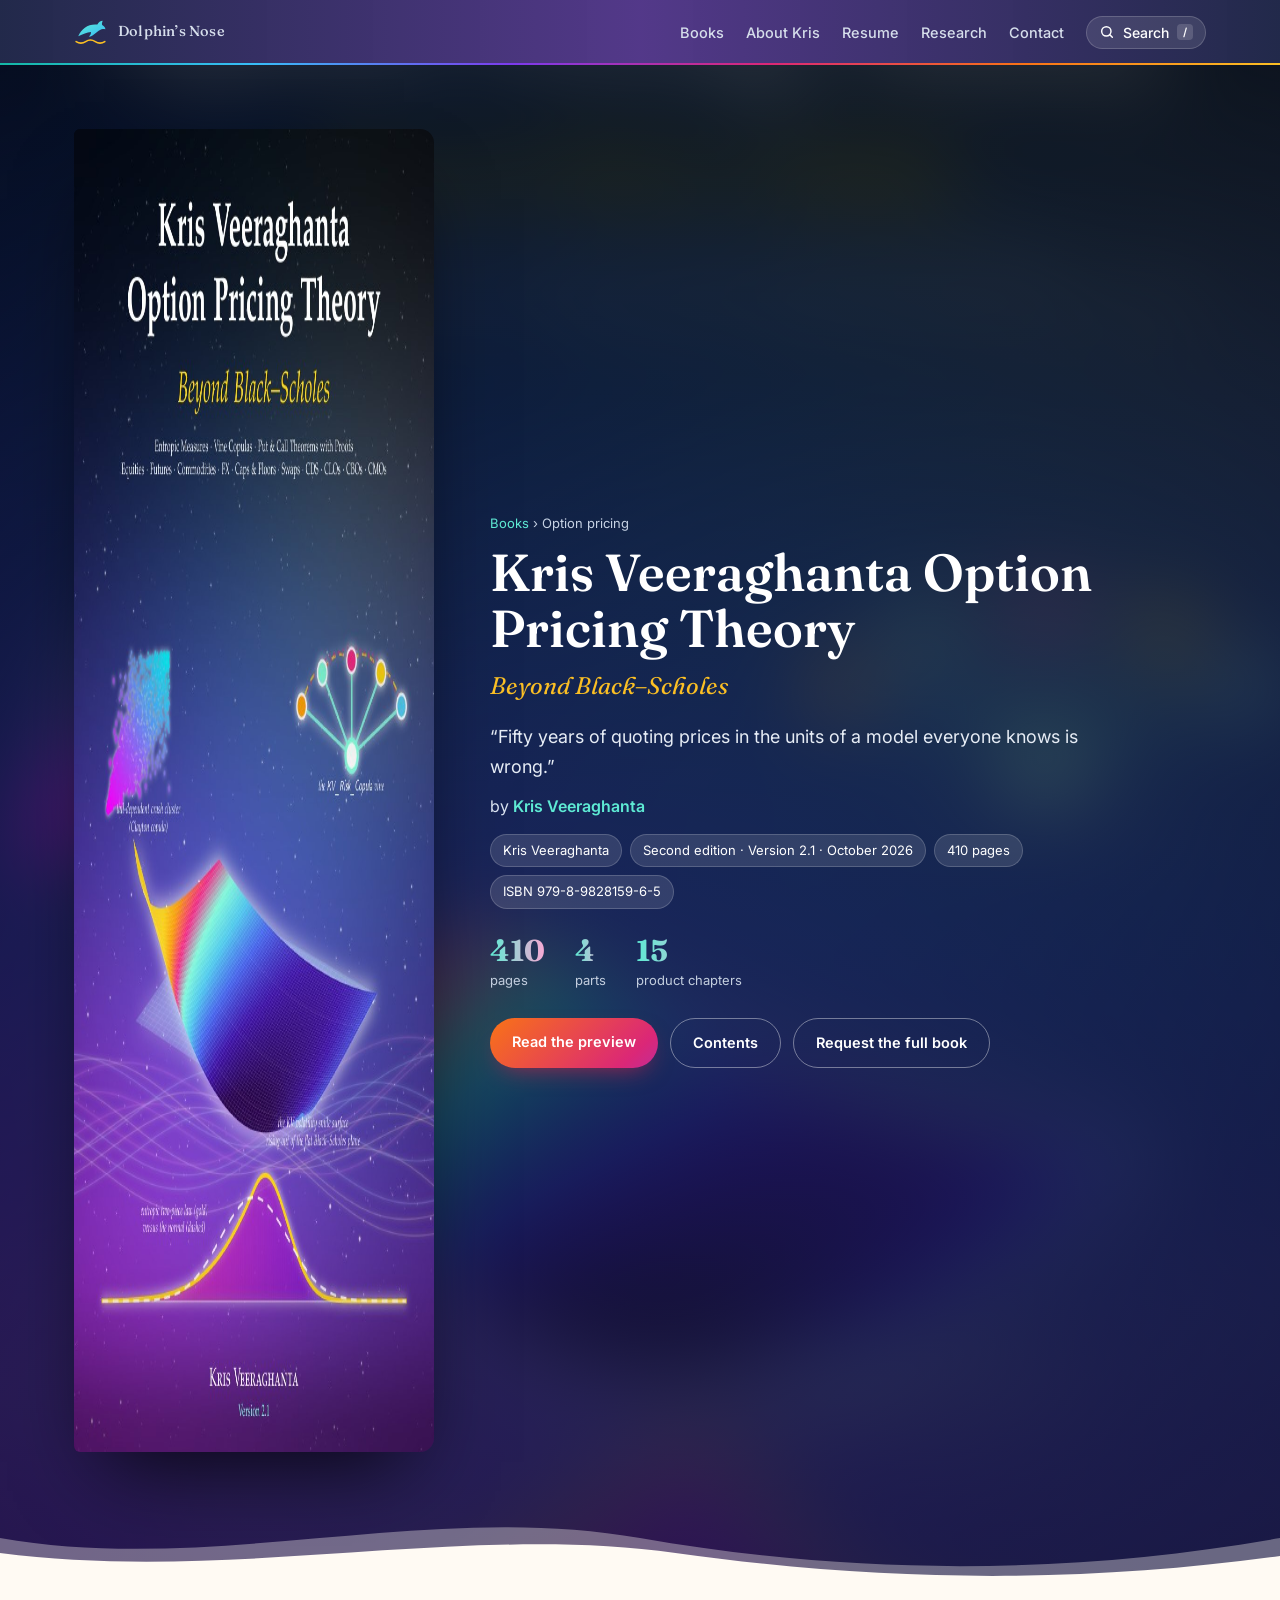
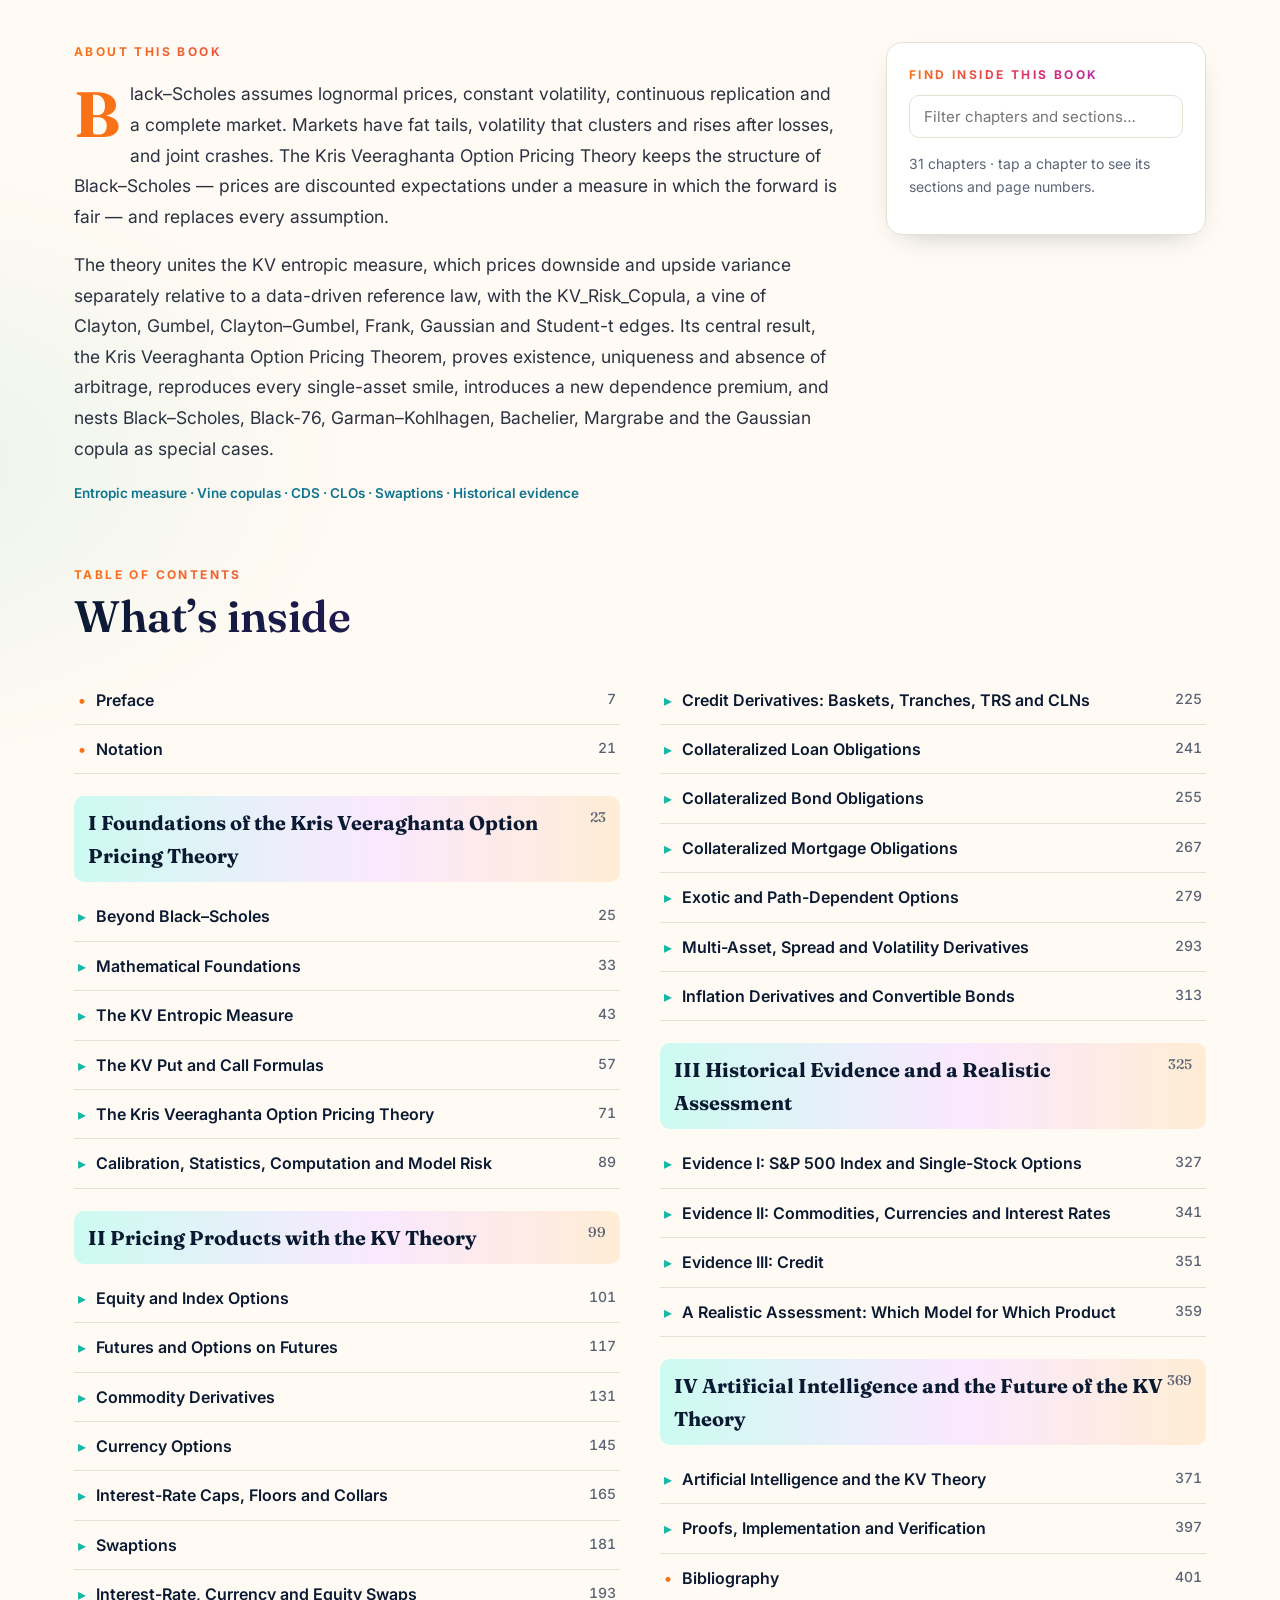
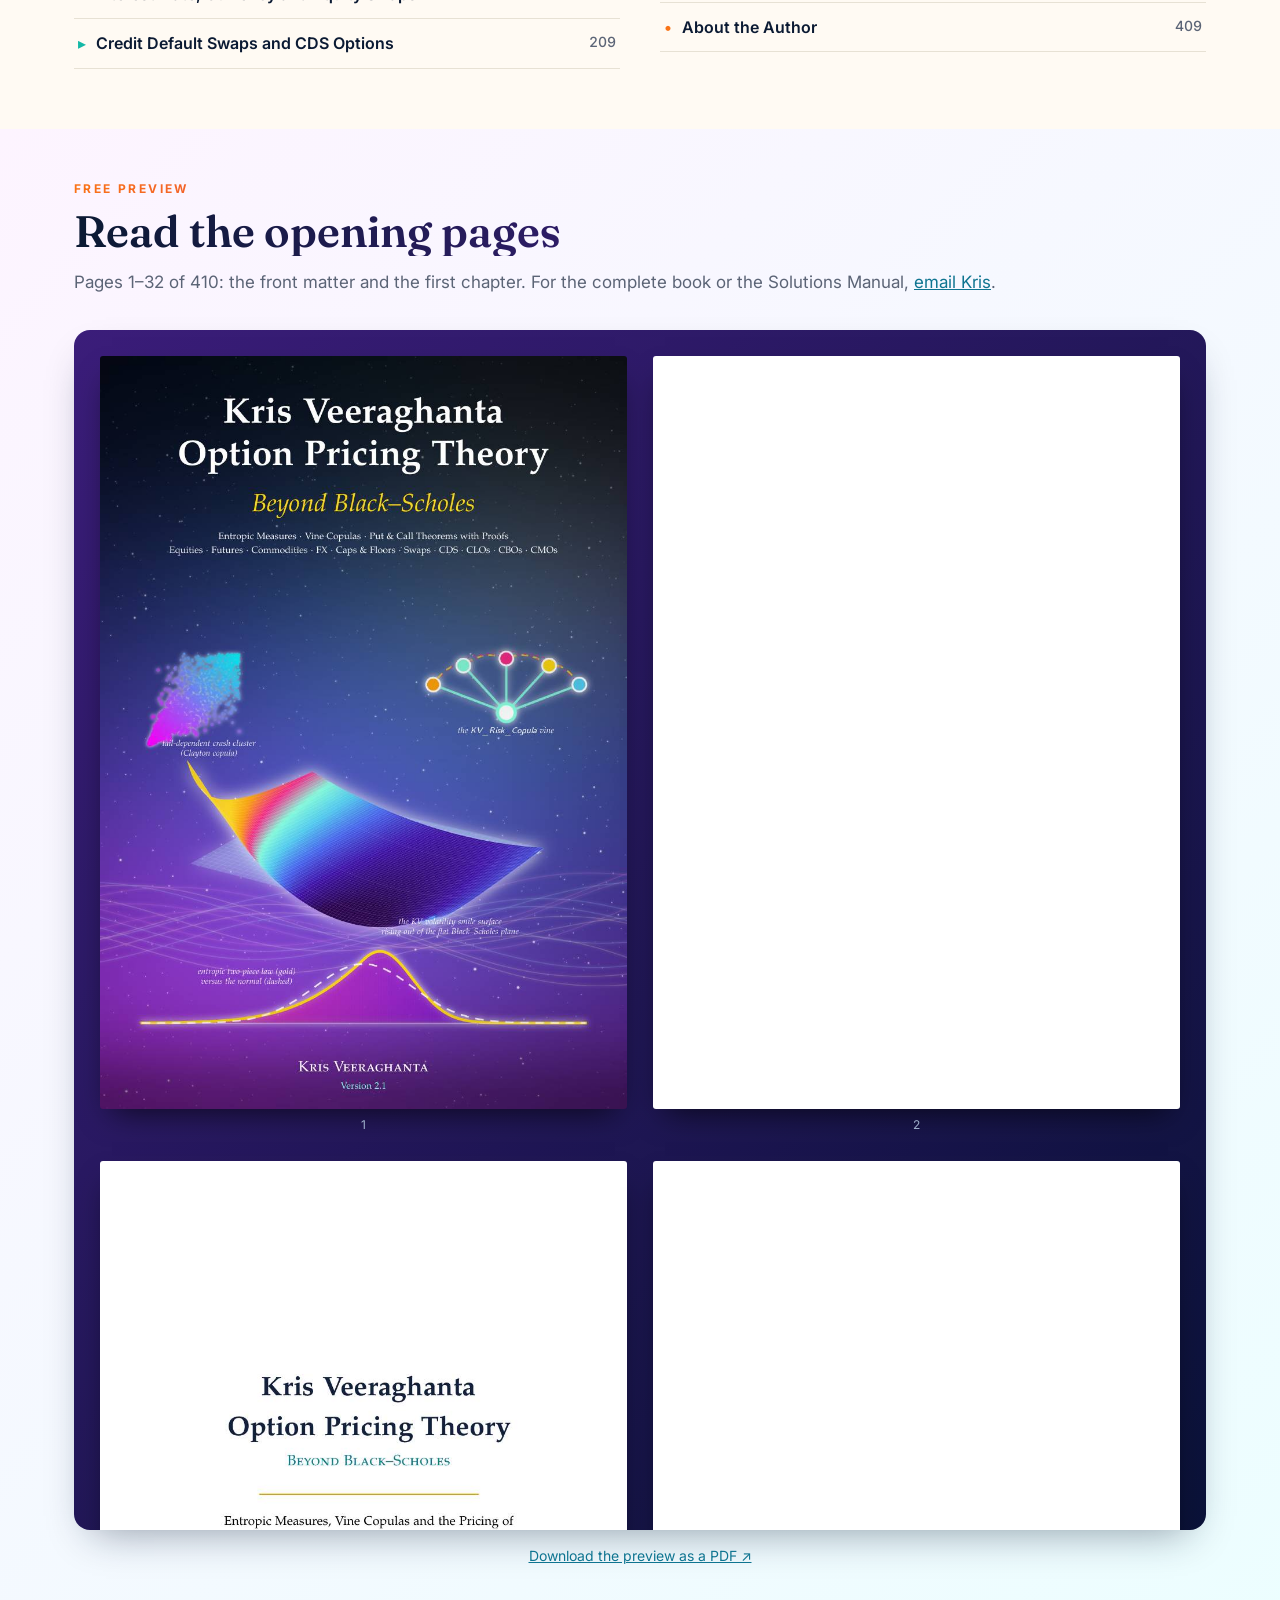
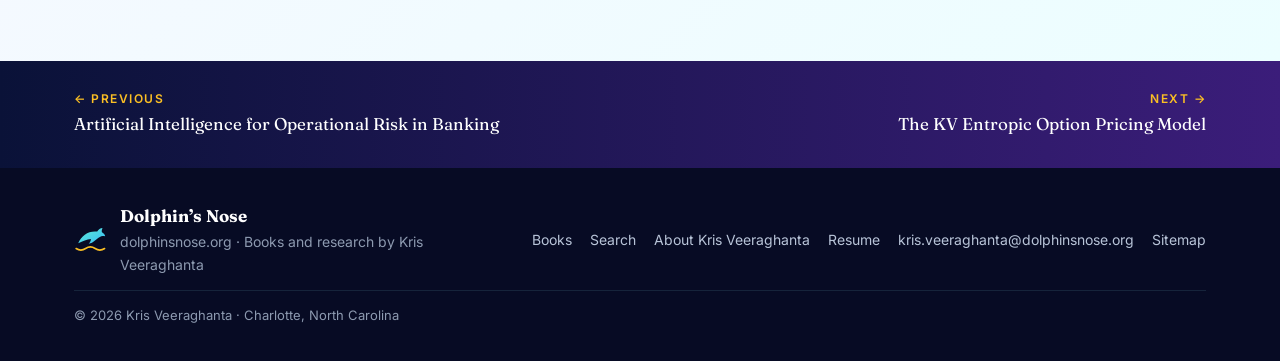
<file: books/option-pricing.html>
<!DOCTYPE html>
<html lang="en">
<head>
<meta charset="utf-8">
<meta name="viewport" content="width=device-width, initial-scale=1">
<title>Kris Veeraghanta Option Pricing Theory: Beyond Black–Scholes — by Kris Veeraghanta</title>
<meta name="description" content="Fifty years of quoting prices in the units of a model everyone knows is wrong. Black–Scholes assumes lognormal prices, constant volatility, continuous replication and a complete market. Markets have fat tails, volatility that clusters and rises after losses, and joint crashes. The Kris Veeraghanta…">
<meta name="author" content="Kris Veeraghanta">
<meta name="keywords" content="Kris Veeraghanta, Kris Veeraghanta Option Pricing Theory, Entropic measure, Vine copulas, CDS, CLOs, Swaptions, Historical evidence, book, textbook">
<meta name="robots" content="index, follow, max-image-preview:large">
<link rel="canonical" href="https://dolphinsnose.org/books/option-pricing.html">
<meta property="og:type" content="book">
<meta property="og:locale" content="en_US">
<meta name="twitter:title" content="Kris Veeraghanta Option Pricing Theory: Beyond Black–Scholes — by Kris Veeraghanta">
<meta name="twitter:description" content="Fifty years of quoting prices in the units of a model everyone knows is wrong. Black–Scholes assumes lognormal prices, constant volatility, continuous replication and a complete market. Markets have fat tails, volatility that clusters and rises after losses, and joint crashes. The Kris Veeraghanta…">
<meta name="twitter:image" content="https://dolphinsnose.org/img/option-pricing-cover.jpg">
<link rel="alternate" type="text/plain" href="/llms.txt" title="LLM summary">
<meta property="og:site_name" content="Dolphin's Nose · Kris Veeraghanta">
<meta property="og:title" content="Kris Veeraghanta Option Pricing Theory: Beyond Black–Scholes — by Kris Veeraghanta">
<meta property="og:description" content="Fifty years of quoting prices in the units of a model everyone knows is wrong. Black–Scholes assumes lognormal prices, constant volatility, continuous replication and a complete market. Markets have fat tails, volatility that clusters and rises after losses, and joint crashes. The Kris Veeraghanta…">
<meta property="og:url" content="https://dolphinsnose.org/books/option-pricing.html">
<meta property="og:image" content="https://dolphinsnose.org/img/option-pricing-cover.jpg">
<meta name="twitter:card" content="summary_large_image">
<meta name="google-site-verification" content="7df3JsyQjXDO4Yy1PPxPUbqa0fzQI_dQc77vclcpmEM">
<meta name="theme-color" content="#0b1a33">
<link rel="icon" href="/img/favicon.svg" type="image/svg+xml">
<link rel="sitemap" type="application/xml" href="/sitemap.xml">
<link rel="preconnect" href="https://fonts.googleapis.com">
<link rel="preconnect" href="https://fonts.gstatic.com" crossorigin>
<link href="https://fonts.googleapis.com/css2?family=Fraunces:ital,opsz,wght@0,9..144,400;0,9..144,600;0,9..144,700;1,9..144,400&family=Inter:wght@400;500;600;700&display=swap" rel="stylesheet">
<link rel="stylesheet" href="../style.css">
<script type="application/ld+json">[{"@context": "https://schema.org", "@type": "WebSite", "name": "Dolphin's Nose — Kris Veeraghanta", "url": "https://dolphinsnose.org/", "potentialAction": {"@type": "SearchAction", "target": "https://dolphinsnose.org/search.html?q={search_term_string}", "query-input": "required name=search_term_string"}}, {"@context": "https://schema.org", "@type": "Person", "@id": "https://dolphinsnose.org/#kris", "name": "Kris Veeraghanta", "givenName": "Kris", "familyName": "Veeraghanta", "url": "https://dolphinsnose.org/about.html", "image": "https://dolphinsnose.org/img/kris-veeraghanta.jpg", "email": "mailto:kris.veeraghanta@dolphinsnose.org", "jobTitle": "Risk executive, quantitative modeler and author", "description": "Kris Veeraghanta is a risk executive, quantitative modeler and author with more than 30 years in financial risk management at Bank of America, Wells Fargo, the Federal Reserve Bank of Cleveland, JPMorgan, Merrill Lynch and KPMG.", "address": {"@type": "PostalAddress", "addressLocality": "Charlotte", "addressRegion": "NC", "addressCountry": "US"}, "alumniOf": {"@type": "CollegeOrUniversity", "name": "The Ohio State University"}, "hasCredential": "Ph.D. (ABD), Operations Research (Financial Engineering), Ohio State", "knowsAbout": ["Operational risk", "Credit risk", "Market risk", "Country risk", "Option pricing", "Copulas", "Vine copulas", "Monte Carlo simulation", "Stress testing", "Model risk management", "Basel III", "Artificial intelligence in risk management", "Game theory", "Nonlinear programming", "Operations research"]}, {"@context": "https://schema.org", "@type": "Book", "name": "Kris Veeraghanta Option Pricing Theory", "alternativeHeadline": "Beyond Black–Scholes", "author": {"@type": "Person", "@id": "https://dolphinsnose.org/#kris", "name": "Kris Veeraghanta", "url": "https://dolphinsnose.org/about.html"}, "publisher": {"@type": "Person", "name": "Kris Veeraghanta"}, "datePublished": "2026", "genre": "Option pricing", "isAccessibleForFree": false, "workExample": {"@type": "Book", "bookFormat": "https://schema.org/EBook", "numberOfPages": 410, "isbn": "9798982815965"}, "bookFormat": "https://schema.org/EBook", "numberOfPages": 410, "inLanguage": "en-US", "bookEdition": "Second edition · Version 2.1 · October 2026", "image": "https://dolphinsnose.org/img/option-pricing-cover.jpg", "url": "https://dolphinsnose.org/books/option-pricing.html", "description": "Black–Scholes assumes lognormal prices, constant volatility, continuous replication and a complete market. Markets have fat tails, volatility that clusters and rises after losses, and joint crashes. The Kris Veeraghanta Option Pricing Theory keeps the structure of Black–Scholes — prices are discounted expectations under a measure in which the forward is fair — and replaces every assumption. The theory unites the KV entropic measure, which prices downside and upside variance separately relative to a data-driven reference law, with the KV_Risk_Copula, a vine of Clayton, Gumbel, Clayton–Gumbel, Frank, Gaussian and Student-t edges. Its central result, the Kris Veeraghanta Option Pricing Theorem, proves existence, uniqueness and absence of arbitrage, reproduces every single-asset smile, introduces a new dependence premium, and nests Black–Scholes, Black-76, Garman–Kohlhagen, Bachelier, Margrabe and the Gaussian copula as special cases.", "keywords": "Entropic measure, Vine copulas, CDS, CLOs, Swaptions, Historical evidence", "isbn": "9798982815965"}, {"@context": "https://schema.org", "@type": "BreadcrumbList", "itemListElement": [{"@type": "ListItem", "position": 1, "name": "Kris Veeraghanta", "item": "https://dolphinsnose.org/"}, {"@type": "ListItem", "position": 2, "name": "Books", "item": "https://dolphinsnose.org/#books"}, {"@type": "ListItem", "position": 3, "name": "Kris Veeraghanta Option Pricing Theory", "item": "https://dolphinsnose.org/books/option-pricing.html"}]}]</script>
</head>
<body>
<header class="nav"><div class="wrap">
  <a class="brand" href="../index.html" aria-label="Dolphin's Nose home"><svg class="mark" viewBox="0 0 64 64" aria-hidden="true"><defs><linearGradient id="dg" x1="0" y1="0" x2="1" y2="1"><stop offset="0" stop-color="#5eead4"/><stop offset="1" stop-color="#38bdf8"/></linearGradient></defs><path fill="url(#dg)" d="M8 40c6-15 20-24 36-22 2-4 6-7 10-7-1 3-2 6-1 8 4 2 6 5 6 8-4-1-7-1-10 1-7 4-12 11-21 13 3-3 4-6 4-9-8 1-15 4-24 8z"/><path d="M4 50c6 4 12 4 18 0s12-4 18 0 12 4 18 0" fill="none" stroke="#fbbf24" stroke-width="3" stroke-linecap="round"/></svg><span>Dolphin’s Nose</span></a>
  <nav><ul>
    <li><a href="../index.html#books">Books</a></li>
    <li class="hide-sm"><a href="../about.html">About Kris</a></li>
    <li><a href="../resume.html">Resume</a></li>
    <li class="hide-sm"><a href="../index.html#research">Research</a></li>
    <li><a href="../index.html#contact">Contact</a></li>
    <li><button class="search-btn" type="button" data-open-search aria-label="Search the site"><svg viewBox="0 0 24 24" width="16" height="16" aria-hidden="true"><circle cx="11" cy="11" r="7" fill="none" stroke="currentColor" stroke-width="2.2"/><path d="M20 20l-4.2-4.2" stroke="currentColor" stroke-width="2.2" stroke-linecap="round"/></svg><span class="hide-sm">Search</span><kbd class="hide-sm">/</kbd></button></li>
  </ul></nav>
</div></header>

<main class="book-page" data-book="option-pricing">
<section class="book-hero">
  <div class="book-bg" style="background-image:url('../img/option-pricing-cover.jpg')"></div>
  <div class="wrap book-hero-in">
    <a class="big-cover" href="../preview/option-pricing-preview.pdf" target="_blank" rel="noopener"><img src="../img/option-pricing-cover.jpg" alt="Cover of Kris Veeraghanta Option Pricing Theory" width="935" height="1323"></a>
    <div>
      <div class="crumbs"><a href="../index.html#books">Books</a> › Option pricing</div>
      <h1>Kris Veeraghanta Option Pricing Theory</h1>
      <p class="sub">Beyond Black–Scholes</p>
      <p class="tagline">“Fifty years of quoting prices in the units of a model everyone knows is wrong.”</p>
      <p class="byline">by <a href="../about.html">Kris Veeraghanta</a></p>
      <div class="meta"><span>Kris Veeraghanta</span><span>Second edition · Version 2.1 · October 2026</span><span>410 pages</span><span>ISBN 979-8-9828159-6-5</span></div>
      <div class="bstats"><div><b>410</b><span>pages</span></div><div><b>4</b><span>parts</span></div><div><b>15</b><span>product chapters</span></div></div>
      <div class="btns">
        <a class="btn primary" href="#preview">Read the preview</a>
        <a class="btn ghost" href="#contents">Contents</a>
        <a class="btn ghost" href="mailto:kris.veeraghanta@dolphinsnose.org?subject=Request:%20Kris%20Veeraghanta%20Option%20Pricing%20Theory">Request the full book</a>
      </div>
    </div>
  </div>
  <svg class="waves" viewBox="0 0 1440 120" preserveAspectRatio="none" aria-hidden="true"><path d="M0 60 C 240 110 480 10 720 60 S 1200 110 1440 60 V120 H0Z" fill="currentColor" opacity=".35"/><path d="M0 80 C 260 120 520 40 760 80 S 1220 120 1440 84 V120 H0Z" fill="currentColor"/></svg>
</section>

<section class="book-body"><div class="wrap two">
  <article class="about-book">
    <div class="eyebrow">About this book</div>
    <p>Black–Scholes assumes lognormal prices, constant volatility, continuous replication and a complete market. Markets have fat tails, volatility that clusters and rises after losses, and joint crashes. The Kris Veeraghanta Option Pricing Theory keeps the structure of Black–Scholes — prices are discounted expectations under a measure in which the forward is fair — and replaces every assumption.</p><p>The theory unites the KV entropic measure, which prices downside and upside variance separately relative to a data-driven reference law, with the KV_Risk_Copula, a vine of Clayton, Gumbel, Clayton–Gumbel, Frank, Gaussian and Student-t edges. Its central result, the Kris Veeraghanta Option Pricing Theorem, proves existence, uniqueness and absence of arbitrage, reproduces every single-asset smile, introduces a new dependence premium, and nests Black–Scholes, Black-76, Garman–Kohlhagen, Bachelier, Margrabe and the Gaussian copula as special cases.</p>
    <div class="kw">Entropic measure · Vine copulas · CDS · CLOs · Swaptions · Historical evidence</div>
  </article>
  <aside class="toc-tools">
    <div class="eyebrow">Find inside this book</div>
    <input type="search" id="tocFilter" placeholder="Filter chapters and sections…" aria-label="Filter the table of contents">
    <p class="small">31 chapters · tap a chapter to see its sections and page numbers.</p>
  </aside>
</div></section>

<section id="contents" class="toc-sec"><div class="wrap">
  <div class="sec-head"><div class="eyebrow">Table of contents</div><h2>What’s inside</h2></div>
  <div class="toc" id="toc"><div class="ch leaf" id="preface"><span class="ct">Preface</span><span class="pg">7</span></div>
<div class="ch leaf" id="notation"><span class="ct">Notation</span><span class="pg">21</span></div>
<h3 class="part">I Foundations of the Kris Veeraghanta Option Pricing Theory<span class="pg">23</span></h3>
<details class="ch" id="beyond-blackscholes"><summary><span class="ct">Beyond Black–Scholes</span><span class="pg">25</span></summary><ul class="secs"><li><span>What Black and Scholes assumed</span><span class="pg">25</span></li><li><span>What the data say</span><span class="pg">26</span></li><li><span>Two strands and their synthesis</span><span class="pg">28</span></li><li><span>What ``better than Black–Scholes&#x27;&#x27; can and cannot mean</span><span class="pg">28</span></li><li><span>A map of the book</span><span class="pg">29</span></li><li><span>Worked examples</span><span class="pg">30</span></li><li><span>How to read this book</span><span class="pg">31</span></li><li><span>Exercises</span><span class="pg">31</span></li></ul></details>
<details class="ch" id="mathematical-foundations"><summary><span class="ct">Mathematical Foundations</span><span class="pg">33</span></summary><ul class="secs"><li><span>Measures, densities and numeraires</span><span class="pg">33</span></li><li><span>Absence of arbitrage</span><span class="pg">34</span></li><li><span>Relative entropy</span><span class="pg">34</span></li><li><span>Option prices determine the risk-neutral law</span><span class="pg">35</span></li><li><span>Copulas</span><span class="pg">36</span></li><li><span>Vines</span><span class="pg">38</span></li><li><span>Dependence orders</span><span class="pg">38</span></li><li><span>The GJR-GARCH filter</span><span class="pg">39</span></li><li><span>Worked examples</span><span class="pg">39</span></li><li><span>Exercises</span><span class="pg">41</span></li></ul></details>
<details class="ch" id="the-kv-entropic-measure"><summary><span class="ct">The KV Entropic Measure</span><span class="pg">43</span></summary><ul class="secs"><li><span>The pricing problem</span><span class="pg">43</span></li><li><span>The KV measure</span><span class="pg">44</span></li><li><span>The KV Entropic Pricing Theorem</span><span class="pg">45</span></li><li><span>Derivation in eight steps</span><span class="pg">46</span></li><li><span>Supporting lemmas</span><span class="pg">47</span></li><li><span>Proof of the KV Entropic Pricing Theorem</span><span class="pg">49</span></li><li><span>The arithmetic KV measure: rates, spreads and inflation</span><span class="pg">50</span></li><li><span>The KV pricing kernel</span><span class="pg">51</span></li><li><span>Effective sample size</span><span class="pg">51</span></li><li><span>Worked examples</span><span class="pg">51</span></li><li><span>Summary</span><span class="pg">54</span></li><li><span>Exercises</span><span class="pg">54</span></li></ul></details>
<details class="ch" id="the-kv-put-and-call-formulas"><summary><span class="ct">The KV Put and Call Formulas</span><span class="pg">57</span></summary><ul class="secs"><li><span>The KV Call and Put Theorem</span><span class="pg">57</span></li><li><span>The closed form under a Gaussian reference</span><span class="pg">59</span></li><li><span>Black–Scholes as a special case</span><span class="pg">61</span></li><li><span>The wings of the KV smile</span><span class="pg">61</span></li><li><span>Greeks</span><span class="pg">62</span></li><li><span>Black–Scholes is misspecified whenever the smile is not flat</span><span class="pg">64</span></li><li><span>The arithmetic (KV–Bachelier) closed form</span><span class="pg">64</span></li><li><span>Worked examples</span><span class="pg">65</span></li><li><span>Exercises</span><span class="pg">68</span></li></ul></details>
<details class="ch" id="the-kris-veeraghanta-option-pricing-theory"><summary><span class="ct">The Kris Veeraghanta Option Pricing Theory</span><span class="pg">71</span></summary><ul class="secs"><li><span>The KV reference law</span><span class="pg">71</span></li><li><span>The path dimension: the KV path measure</span><span class="pg">72</span></li><li><span>The cross-sectional dimension: the KV-copula measure</span><span class="pg">75</span></li><li><span>The dependence premium</span><span class="pg">76</span></li><li><span>The Kris Veeraghanta Option Pricing Theorem</span><span class="pg">78</span></li><li><span>Consequences for multi-asset claims</span><span class="pg">80</span></li><li><span>KV-Credit: the theory for portfolios of defaults</span><span class="pg">81</span></li><li><span>Pricing any product with KVOPT: a step-by-step recipe</span><span class="pg">83</span></li><li><span>Worked examples</span><span class="pg">84</span></li><li><span>Exercises</span><span class="pg">86</span></li></ul></details>
<details class="ch" id="calibration-statistics-computation-and-model-risk"><summary><span class="ct">Calibration, Statistics, Computation and Model Risk</span><span class="pg">89</span></summary><ul class="secs"><li><span>Calibration</span><span class="pg">89</span></li><li><span>Statistical theory</span><span class="pg">90</span></li><li><span>Effective sample size and monitoring</span><span class="pg">92</span></li><li><span>Algorithms</span><span class="pg">92</span></li><li><span>AI and machine learning: the guardrail</span><span class="pg">93</span></li><li><span>Model risk management</span><span class="pg">94</span></li><li><span>Worked examples</span><span class="pg">94</span></li><li><span>Exercises</span><span class="pg">96</span></li></ul></details>
<h3 class="part">II Pricing Products with the KV Theory<span class="pg">99</span></h3>
<details class="ch" id="equity-and-index-options"><summary><span class="ct">Equity and Index Options</span><span class="pg">101</span></summary><ul class="secs"><li><span>Contracts, conventions and the classical model</span><span class="pg">101</span></li><li><span>The KV equity model</span><span class="pg">102</span></li><li><span>The KV equity put and call theorem</span><span class="pg">103</span></li><li><span>Digital options and the price of skew</span><span class="pg">107</span></li><li><span>Greeks and premia sensitivities</span><span class="pg">107</span></li><li><span>American exercise</span><span class="pg">108</span></li><li><span>Index versus single-stock skew</span><span class="pg">108</span></li><li><span>Worked examples</span><span class="pg">109</span></li><li><span>Realistic assessment</span><span class="pg">114</span></li><li><span>Exercises</span><span class="pg">114</span></li></ul></details>
<details class="ch" id="futures-and-options-on-futures"><summary><span class="ct">Futures and Options on Futures</span><span class="pg">117</span></summary><ul class="secs"><li><span>Futures contracts and the cost of carry</span><span class="pg">117</span></li><li><span>The KV-Futures model</span><span class="pg">119</span></li><li><span>Step-by-step derivation</span><span class="pg">121</span></li><li><span>Greeks, margined options and the term structure of premia</span><span class="pg">122</span></li><li><span>Index futures and interest-rate futures</span><span class="pg">123</span></li><li><span>Worked examples</span><span class="pg">124</span></li><li><span>Exercises</span><span class="pg">129</span></li></ul></details>
<details class="ch" id="commodity-derivatives"><summary><span class="ct">Commodity Derivatives</span><span class="pg">131</span></summary><ul class="secs"><li><span>Spot, futures and the convenience yield</span><span class="pg">131</span></li><li><span>The KV-Commodity model</span><span class="pg">132</span></li><li><span>Step-by-step derivation</span><span class="pg">135</span></li><li><span>Worked examples: single commodities</span><span class="pg">135</span></li><li><span>Spread options and the KV_Risk_Copula</span><span class="pg">138</span></li><li><span>Average-price options, swing and storage</span><span class="pg">142</span></li><li><span>Exercises</span><span class="pg">143</span></li></ul></details>
<details class="ch" id="currency-options"><summary><span class="ct">Currency Options</span><span class="pg">145</span></summary><ul class="secs"><li><span>The FX market and covered interest parity</span><span class="pg">145</span></li><li><span>The KV measure for currencies</span><span class="pg">147</span></li><li><span>Foreign–domestic symmetry</span><span class="pg">151</span></li><li><span>FX market conventions: deltas, ATM, risk reversals and butterflies</span><span class="pg">153</span></li><li><span>Digital currency options</span><span class="pg">155</span></li><li><span>A historical reference law for an exchange rate</span><span class="pg">156</span></li><li><span>Quanto options</span><span class="pg">157</span></li><li><span>Realistic assessment</span><span class="pg">161</span></li><li><span>Exercises</span><span class="pg">162</span></li></ul></details>
<details class="ch" id="interest-rate-caps-floors-and-collars"><summary><span class="ct">Interest-Rate Caps, Floors and Collars</span><span class="pg">165</span></summary><ul class="secs"><li><span>Products, conventions and the classical models</span><span class="pg">165</span></li><li><span>The forward rate is a martingale</span><span class="pg">166</span></li><li><span>KV caplets and floorlets</span><span class="pg">167</span></li><li><span>The classical models are special cases</span><span class="pg">169</span></li><li><span>Caps, floors, parity and collars</span><span class="pg">171</span></li><li><span>Historical rate changes: the reference law</span><span class="pg">172</span></li><li><span>Worked examples</span><span class="pg">173</span></li><li><span>Greeks and risk</span><span class="pg">177</span></li><li><span>Exercises</span><span class="pg">178</span></li></ul></details>
<details class="ch" id="swaptions"><summary><span class="ct">Swaptions</span><span class="pg">181</span></summary><ul class="secs"><li><span>Swaps, swaptions and the classical models</span><span class="pg">181</span></li><li><span>The swap rate is an annuity-measure martingale</span><span class="pg">183</span></li><li><span>KV payer and receiver swaptions</span><span class="pg">183</span></li><li><span>Settlement, Bermudans and decomposition</span><span class="pg">185</span></li><li><span>Worked examples</span><span class="pg">186</span></li><li><span>Greeks: delta, gamma and vega in the arithmetic form</span><span class="pg">189</span></li><li><span>Exercises</span><span class="pg">191</span></li></ul></details>
<details class="ch" id="interest-rate-currency-and-equity-swaps"><summary><span class="ct">Interest-Rate, Currency and Equity Swaps</span><span class="pg">193</span></summary><ul class="secs"><li><span>Interest-rate swaps</span><span class="pg">193</span></li><li><span>Currency swaps</span><span class="pg">195</span></li><li><span>Equity swaps</span><span class="pg">196</span></li><li><span>Embedded optionality: cancellable swaps</span><span class="pg">197</span></li><li><span>Counterparty risk: CVA as an option strip</span><span class="pg">198</span></li><li><span>Wrong-way risk</span><span class="pg">203</span></li><li><span>Realistic assessment</span><span class="pg">205</span></li><li><span>Exercises</span><span class="pg">206</span></li></ul></details>
<details class="ch" id="credit-default-swaps-and-cds-options"><summary><span class="ct">Credit Default Swaps and CDS Options</span><span class="pg">209</span></summary><ul class="secs"><li><span>Reduced-form default and the hazard curve</span><span class="pg">209</span></li><li><span>Valuing a credit default swap</span><span class="pg">210</span></li><li><span>A century of credit spreads: the reference law</span><span class="pg">215</span></li><li><span>Options on CDS spreads</span><span class="pg">216</span></li><li><span>Credit spread options with the arithmetic KV measure</span><span class="pg">221</span></li><li><span>Exercises</span><span class="pg">223</span></li></ul></details>
<details class="ch" id="credit-derivatives-baskets-tranches-trs-and-clns"><summary><span class="ct">Credit Derivatives: Baskets, Tranches, TRS and CLNs</span><span class="pg">225</span></summary><ul class="secs"><li><span>The multi-name setting</span><span class="pg">225</span></li><li><span>First- and nth-to-default baskets</span><span class="pg">226</span></li><li><span>Joint defaults and tail dependence</span><span class="pg">228</span></li><li><span>Synthetic CDO tranches</span><span class="pg">229</span></li><li><span>Total return swaps</span><span class="pg">234</span></li><li><span>Credit-linked notes</span><span class="pg">236</span></li><li><span>Credit spread options</span><span class="pg">237</span></li><li><span>Exercises</span><span class="pg">238</span></li></ul></details>
<details class="ch" id="collateralized-loan-obligations"><summary><span class="ct">Collateralized Loan Obligations</span><span class="pg">241</span></summary><ul class="secs"><li><span>The product and its market conventions</span><span class="pg">241</span></li><li><span>The KV-CLO model</span><span class="pg">242</span></li><li><span>Pricing theory</span><span class="pg">244</span></li><li><span>Worked examples</span><span class="pg">247</span></li><li><span>Coverage tests and the waterfall</span><span class="pg">250</span></li><li><span>Risk and hedging</span><span class="pg">252</span></li><li><span>Exercises</span><span class="pg">253</span></li></ul></details>
<details class="ch" id="collateralized-bond-obligations"><summary><span class="ct">Collateralized Bond Obligations</span><span class="pg">255</span></summary><ul class="secs"><li><span>The product</span><span class="pg">255</span></li><li><span>The KV-CBO model</span><span class="pg">256</span></li><li><span>Pricing theory</span><span class="pg">257</span></li><li><span>Worked examples</span><span class="pg">260</span></li><li><span>Risk, capital and hedging</span><span class="pg">263</span></li><li><span>Exercises</span><span class="pg">265</span></li></ul></details>
<details class="ch" id="collateralized-mortgage-obligations"><summary><span class="ct">Collateralized Mortgage Obligations</span><span class="pg">267</span></summary><ul class="secs"><li><span>The products</span><span class="pg">267</span></li><li><span>The KV rate path measure</span><span class="pg">268</span></li><li><span>Worked examples</span><span class="pg">273</span></li><li><span>Hedging and risk management</span><span class="pg">276</span></li><li><span>Exercises</span><span class="pg">277</span></li></ul></details>
<details class="ch" id="exotic-and-path-dependent-options"><summary><span class="ct">Exotic and Path-Dependent Options</span><span class="pg">279</span></summary><ul class="secs"><li><span>Contracts and the classical closed forms</span><span class="pg">279</span></li><li><span>The KV path measure for equity exotics</span><span class="pg">280</span></li><li><span>Structural theorems valid under every KV path measure</span><span class="pg">281</span></li><li><span>Step-by-step derivation: a KV barrier price</span><span class="pg">285</span></li><li><span>Worked examples</span><span class="pg">285</span></li><li><span>Realistic assessment</span><span class="pg">290</span></li><li><span>Exercises</span><span class="pg">291</span></li></ul></details>
<details class="ch" id="multi-asset-spread-and-volatility-derivatives"><summary><span class="ct">Multi-Asset, Spread and Volatility Derivatives</span><span class="pg">293</span></summary><ul class="secs"><li><span>Products, conventions and classical benchmarks</span><span class="pg">293</span></li><li><span>The KV model for multi-asset claims</span><span class="pg">294</span></li><li><span>Black–Scholes, Margrabe and Stulz as special cases</span><span class="pg">296</span></li><li><span>Dependence effects with fixed margins</span><span class="pg">297</span></li><li><span>Pricing a dependence premium</span><span class="pg">298</span></li><li><span>Variance and volatility swaps</span><span class="pg">300</span></li><li><span>Correlation and dispersion</span><span class="pg">303</span></li><li><span>Step-by-step derivation of the KV worst-of put</span><span class="pg">303</span></li><li><span>Worked examples</span><span class="pg">304</span></li><li><span>Exercises</span><span class="pg">310</span></li></ul></details>
<details class="ch" id="inflation-derivatives-and-convertible-bonds"><summary><span class="ct">Inflation Derivatives and Convertible Bonds</span><span class="pg">313</span></summary><ul class="secs"><li><span>Inflation markets and the classical models</span><span class="pg">313</span></li><li><span>KV YoY caps and floors</span><span class="pg">314</span></li><li><span>Historical inflation: the reference law</span><span class="pg">316</span></li><li><span>Worked examples: inflation</span><span class="pg">316</span></li><li><span>Convertible bonds</span><span class="pg">319</span></li><li><span>Exercises</span><span class="pg">323</span></li></ul></details>
<h3 class="part">III Historical Evidence and a Realistic Assessment<span class="pg">325</span></h3>
<details class="ch" id="evidence-i-s-p-500-index-and-single-stock-options"><summary><span class="ct">Evidence I: S&amp;P 500 Index and Single-Stock Options</span><span class="pg">327</span></summary><ul class="secs"><li><span>What is tested, and the design fixed in advance</span><span class="pg">327</span></li><li><span>Data</span><span class="pg">328</span></li><li><span>Panel A: S&amp;P 500 index options</span><span class="pg">329</span></li><li><span>Panel B: single-stock options in 2023</span><span class="pg">331</span></li><li><span>Robustness: capping the GARCH variance</span><span class="pg">334</span></li><li><span>Worked examples</span><span class="pg">335</span></li><li><span>Exercises</span><span class="pg">338</span></li></ul></details>
<details class="ch" id="evidence-ii-commodities-currencies-and-interest-rates"><summary><span class="ct">Evidence II: Commodities, Currencies and Interest Rates</span><span class="pg">341</span></summary><ul class="secs"><li><span>Data</span><span class="pg">341</span></li><li><span>A pre-specified backtest design</span><span class="pg">342</span></li><li><span>Results: whole distribution</span><span class="pg">344</span></li><li><span>Results: tails</span><span class="pg">345</span></li><li><span>What the reference law puts into option prices</span><span class="pg">347</span></li><li><span>Worked examples</span><span class="pg">348</span></li><li><span>Exercises</span><span class="pg">350</span></li></ul></details>
<details class="ch" id="evidence-iii-credit"><summary><span class="ct">Evidence III: Credit</span><span class="pg">351</span></summary><ul class="secs"><li><span>Default rates through the cycle</span><span class="pg">351</span></li><li><span>Index tranches on 4 August 2004</span><span class="pg">353</span></li><li><span>Credit spreads: Baa minus Aaa, 1919–2018</span><span class="pg">355</span></li><li><span>Worked examples</span><span class="pg">356</span></li><li><span>Exercises</span><span class="pg">357</span></li></ul></details>
<details class="ch" id="a-realistic-assessment-which-model-for-which-product"><summary><span class="ct">A Realistic Assessment: Which Model for Which Product</span><span class="pg">359</span></summary><ul class="secs"><li><span>Four levels of evidence</span><span class="pg">359</span></li><li><span>What the evidence of this book shows</span><span class="pg">360</span></li><li><span>The scorecard</span><span class="pg">361</span></li><li><span>Governance: using the KV model under SR 11-7</span><span class="pg">363</span></li><li><span>What this book could not test</span><span class="pg">364</span></li><li><span>Worked examples</span><span class="pg">365</span></li><li><span>Overall verdict</span><span class="pg">366</span></li><li><span>Exercises</span><span class="pg">367</span></li></ul></details>
<h3 class="part">IV Artificial Intelligence and the Future of the KV Theory<span class="pg">369</span></h3>
<details class="ch" id="artificial-intelligence-and-the-kv-theory"><summary><span class="ct">Artificial Intelligence and the KV Theory</span><span class="pg">371</span></summary><ul class="secs"><li><span>Where artificial intelligence enters the KV model</span><span class="pg">371</span></li><li><span>Guarantees for learned components</span><span class="pg">372</span></li><li><span>Neural surrogates and deep calibration</span><span class="pg">379</span></li><li><span>Learning the premia: a reproduced negative result</span><span class="pg">381</span></li><li><span>Learning the reference law: volatility forecasts</span><span class="pg">383</span></li><li><span>Learning the dependence: pair-copula selection</span><span class="pg">385</span></li><li><span>Data quality: screening quotes</span><span class="pg">386</span></li><li><span>Deep hedging and the indifference price</span><span class="pg">387</span></li><li><span>Credit and structured products</span><span class="pg">389</span></li><li><span>Language models in model validation</span><span class="pg">391</span></li><li><span>Product by product: what AI adds to each KV model</span><span class="pg">392</span></li><li><span>Exercises</span><span class="pg">393</span></li></ul></details>
<details class="ch" id="proofs-implementation-and-verification"><summary><span class="ct">Proofs, Implementation and Verification</span><span class="pg">397</span></summary><ul class="secs"><li><span>The fundamental theorem on a finite state space</span><span class="pg">397</span></li><li><span>The kvopt library</span><span class="pg">397</span></li><li><span>Numerical verification of the theory</span><span class="pg">398</span></li><li><span>Data sources</span><span class="pg">400</span></li></ul></details>
<div class="ch leaf" id="bibliography"><span class="ct">Bibliography</span><span class="pg">401</span></div>
<div class="ch leaf" id="about-the-author"><span class="ct">About the Author</span><span class="pg">409</span></div></div>
  <p class="toc-empty" id="tocEmpty" hidden>No chapter or section matches that filter.</p>
</div></section>

<section id="preview" class="preview-sec"><div class="wrap">
  <div class="sec-head"><div class="eyebrow">Free preview</div><h2>Read the opening pages</h2>
  <p>Pages 1–32 of 410: the front matter and the first chapter. For the complete book or the Solutions Manual, <a href="mailto:kris.veeraghanta@dolphinsnose.org?subject=Request:%20Kris%20Veeraghanta%20Option%20Pricing%20Theory">email Kris</a>.</p></div>
  <div class="reader" id="reader"><figure class="pg-img"><img src="../pages/option-pricing/p-01.jpg" width="910" height="1300" loading="lazy" alt="Kris Veeraghanta Option Pricing Theory, preview page 1"><figcaption>1</figcaption></figure><figure class="pg-img"><img src="../pages/option-pricing/p-02.jpg" width="910" height="1300" loading="lazy" alt="Kris Veeraghanta Option Pricing Theory, preview page 2"><figcaption>2</figcaption></figure><figure class="pg-img"><img src="../pages/option-pricing/p-03.jpg" width="910" height="1300" loading="lazy" alt="Kris Veeraghanta Option Pricing Theory, preview page 3"><figcaption>3</figcaption></figure><figure class="pg-img"><img src="../pages/option-pricing/p-04.jpg" width="910" height="1300" loading="lazy" alt="Kris Veeraghanta Option Pricing Theory, preview page 4"><figcaption>4</figcaption></figure><figure class="pg-img"><img src="../pages/option-pricing/p-05.jpg" width="910" height="1300" loading="lazy" alt="Kris Veeraghanta Option Pricing Theory, preview page 5"><figcaption>5</figcaption></figure><figure class="pg-img"><img src="../pages/option-pricing/p-06.jpg" width="910" height="1300" loading="lazy" alt="Kris Veeraghanta Option Pricing Theory, preview page 6"><figcaption>6</figcaption></figure><figure class="pg-img"><img src="../pages/option-pricing/p-07.jpg" width="910" height="1300" loading="lazy" alt="Kris Veeraghanta Option Pricing Theory, preview page 7"><figcaption>7</figcaption></figure><figure class="pg-img"><img src="../pages/option-pricing/p-08.jpg" width="910" height="1300" loading="lazy" alt="Kris Veeraghanta Option Pricing Theory, preview page 8"><figcaption>8</figcaption></figure><figure class="pg-img"><img src="../pages/option-pricing/p-09.jpg" width="910" height="1300" loading="lazy" alt="Kris Veeraghanta Option Pricing Theory, preview page 9"><figcaption>9</figcaption></figure><figure class="pg-img"><img src="../pages/option-pricing/p-10.jpg" width="910" height="1300" loading="lazy" alt="Kris Veeraghanta Option Pricing Theory, preview page 10"><figcaption>10</figcaption></figure><figure class="pg-img"><img src="../pages/option-pricing/p-11.jpg" width="910" height="1300" loading="lazy" alt="Kris Veeraghanta Option Pricing Theory, preview page 11"><figcaption>11</figcaption></figure><figure class="pg-img"><img src="../pages/option-pricing/p-12.jpg" width="910" height="1300" loading="lazy" alt="Kris Veeraghanta Option Pricing Theory, preview page 12"><figcaption>12</figcaption></figure><figure class="pg-img"><img src="../pages/option-pricing/p-13.jpg" width="910" height="1300" loading="lazy" alt="Kris Veeraghanta Option Pricing Theory, preview page 13"><figcaption>13</figcaption></figure><figure class="pg-img"><img src="../pages/option-pricing/p-14.jpg" width="910" height="1300" loading="lazy" alt="Kris Veeraghanta Option Pricing Theory, preview page 14"><figcaption>14</figcaption></figure><figure class="pg-img"><img src="../pages/option-pricing/p-15.jpg" width="910" height="1300" loading="lazy" alt="Kris Veeraghanta Option Pricing Theory, preview page 15"><figcaption>15</figcaption></figure><figure class="pg-img"><img src="../pages/option-pricing/p-16.jpg" width="910" height="1300" loading="lazy" alt="Kris Veeraghanta Option Pricing Theory, preview page 16"><figcaption>16</figcaption></figure><figure class="pg-img"><img src="../pages/option-pricing/p-17.jpg" width="910" height="1300" loading="lazy" alt="Kris Veeraghanta Option Pricing Theory, preview page 17"><figcaption>17</figcaption></figure><figure class="pg-img"><img src="../pages/option-pricing/p-18.jpg" width="910" height="1300" loading="lazy" alt="Kris Veeraghanta Option Pricing Theory, preview page 18"><figcaption>18</figcaption></figure><figure class="pg-img"><img src="../pages/option-pricing/p-19.jpg" width="910" height="1300" loading="lazy" alt="Kris Veeraghanta Option Pricing Theory, preview page 19"><figcaption>19</figcaption></figure><figure class="pg-img"><img src="../pages/option-pricing/p-20.jpg" width="910" height="1300" loading="lazy" alt="Kris Veeraghanta Option Pricing Theory, preview page 20"><figcaption>20</figcaption></figure><figure class="pg-img"><img src="../pages/option-pricing/p-21.jpg" width="910" height="1300" loading="lazy" alt="Kris Veeraghanta Option Pricing Theory, preview page 21"><figcaption>21</figcaption></figure><figure class="pg-img"><img src="../pages/option-pricing/p-22.jpg" width="910" height="1300" loading="lazy" alt="Kris Veeraghanta Option Pricing Theory, preview page 22"><figcaption>22</figcaption></figure><figure class="pg-img"><img src="../pages/option-pricing/p-23.jpg" width="910" height="1300" loading="lazy" alt="Kris Veeraghanta Option Pricing Theory, preview page 23"><figcaption>23</figcaption></figure><figure class="pg-img"><img src="../pages/option-pricing/p-24.jpg" width="910" height="1300" loading="lazy" alt="Kris Veeraghanta Option Pricing Theory, preview page 24"><figcaption>24</figcaption></figure><figure class="pg-img"><img src="../pages/option-pricing/p-25.jpg" width="910" height="1300" loading="lazy" alt="Kris Veeraghanta Option Pricing Theory, preview page 25"><figcaption>25</figcaption></figure><figure class="pg-img"><img src="../pages/option-pricing/p-26.jpg" width="910" height="1300" loading="lazy" alt="Kris Veeraghanta Option Pricing Theory, preview page 26"><figcaption>26</figcaption></figure><figure class="pg-img"><img src="../pages/option-pricing/p-27.jpg" width="910" height="1300" loading="lazy" alt="Kris Veeraghanta Option Pricing Theory, preview page 27"><figcaption>27</figcaption></figure><figure class="pg-img"><img src="../pages/option-pricing/p-28.jpg" width="910" height="1300" loading="lazy" alt="Kris Veeraghanta Option Pricing Theory, preview page 28"><figcaption>28</figcaption></figure><figure class="pg-img"><img src="../pages/option-pricing/p-29.jpg" width="910" height="1300" loading="lazy" alt="Kris Veeraghanta Option Pricing Theory, preview page 29"><figcaption>29</figcaption></figure><figure class="pg-img"><img src="../pages/option-pricing/p-30.jpg" width="910" height="1300" loading="lazy" alt="Kris Veeraghanta Option Pricing Theory, preview page 30"><figcaption>30</figcaption></figure><figure class="pg-img"><img src="../pages/option-pricing/p-31.jpg" width="910" height="1300" loading="lazy" alt="Kris Veeraghanta Option Pricing Theory, preview page 31"><figcaption>31</figcaption></figure><figure class="pg-img"><img src="../pages/option-pricing/p-32.jpg" width="910" height="1300" loading="lazy" alt="Kris Veeraghanta Option Pricing Theory, preview page 32"><figcaption>32</figcaption></figure></div>
  <p class="small center"><a href="../preview/option-pricing-preview.pdf" target="_blank" rel="noopener">Download the preview as a PDF ↗</a></p>
</div></section>

<nav class="pager"><div class="wrap">
  <a href="ai-oprisk-vol2.html"><span>← Previous</span>Artificial Intelligence for Operational Risk in Banking</a>
  <a href="entropic.html" class="r"><span>Next →</span>The KV Entropic Option Pricing Model</a>
</div></nav>
</main>
<footer><div class="wrap">
  <div class="f-brand"><svg class="mark" viewBox="0 0 64 64" aria-hidden="true"><defs><linearGradient id="dg" x1="0" y1="0" x2="1" y2="1"><stop offset="0" stop-color="#5eead4"/><stop offset="1" stop-color="#38bdf8"/></linearGradient></defs><path fill="url(#dg)" d="M8 40c6-15 20-24 36-22 2-4 6-7 10-7-1 3-2 6-1 8 4 2 6 5 6 8-4-1-7-1-10 1-7 4-12 11-21 13 3-3 4-6 4-9-8 1-15 4-24 8z"/><path d="M4 50c6 4 12 4 18 0s12-4 18 0 12 4 18 0" fill="none" stroke="#fbbf24" stroke-width="3" stroke-linecap="round"/></svg><div><b>Dolphin’s Nose</b><br><span>dolphinsnose.org · Books and research by Kris Veeraghanta</span></div></div>
  <div class="f-links"><a href="../index.html#books">Books</a><a href="../search.html">Search</a><a href="../about.html">About Kris Veeraghanta</a><a href="../resume.html">Resume</a><a href="mailto:kris.veeraghanta@dolphinsnose.org">kris.veeraghanta@dolphinsnose.org</a><a href="../sitemap.xml">Sitemap</a></div>
  <div class="f-copy">© 2026 Kris Veeraghanta · Charlotte, North Carolina</div>
</div></footer>
<div class="search-ov" id="searchOv" hidden>
  <div class="search-box" role="dialog" aria-modal="true" aria-label="Search the site">
    <div class="search-in"><svg viewBox="0 0 24 24" width="16" height="16" aria-hidden="true"><circle cx="11" cy="11" r="7" fill="none" stroke="currentColor" stroke-width="2.2"/><path d="M20 20l-4.2-4.2" stroke="currentColor" stroke-width="2.2" stroke-linecap="round"/></svg><input id="searchQ" type="search" placeholder="Search books, chapters and topics — try “copula”, “Iran”, “Nash”" autocomplete="off"><button type="button" class="esc" data-close-search>Esc</button></div>
    <div class="search-res" id="searchRes"></div>
  </div>
</div>
<script src="../search-index.js" defer></script>
<script src="../site.js" defer></script>
</body>
</html>
</file>
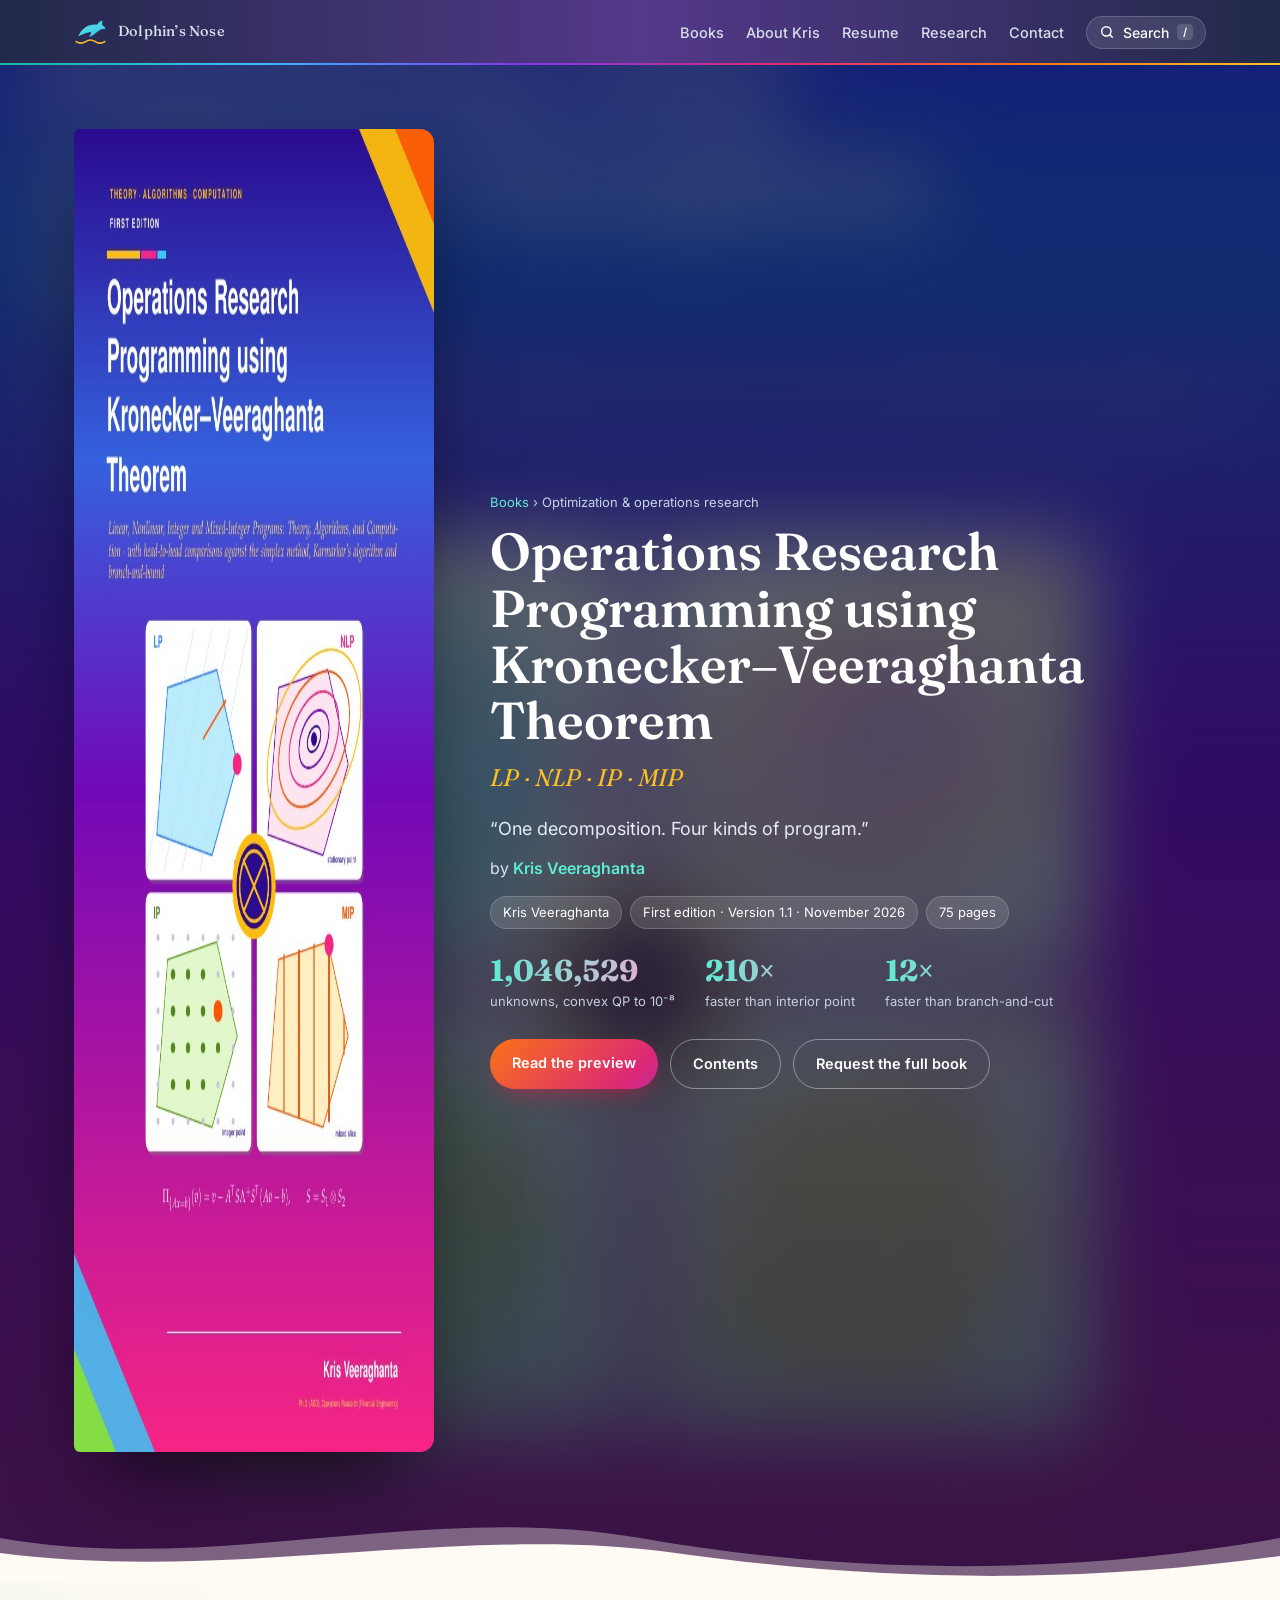
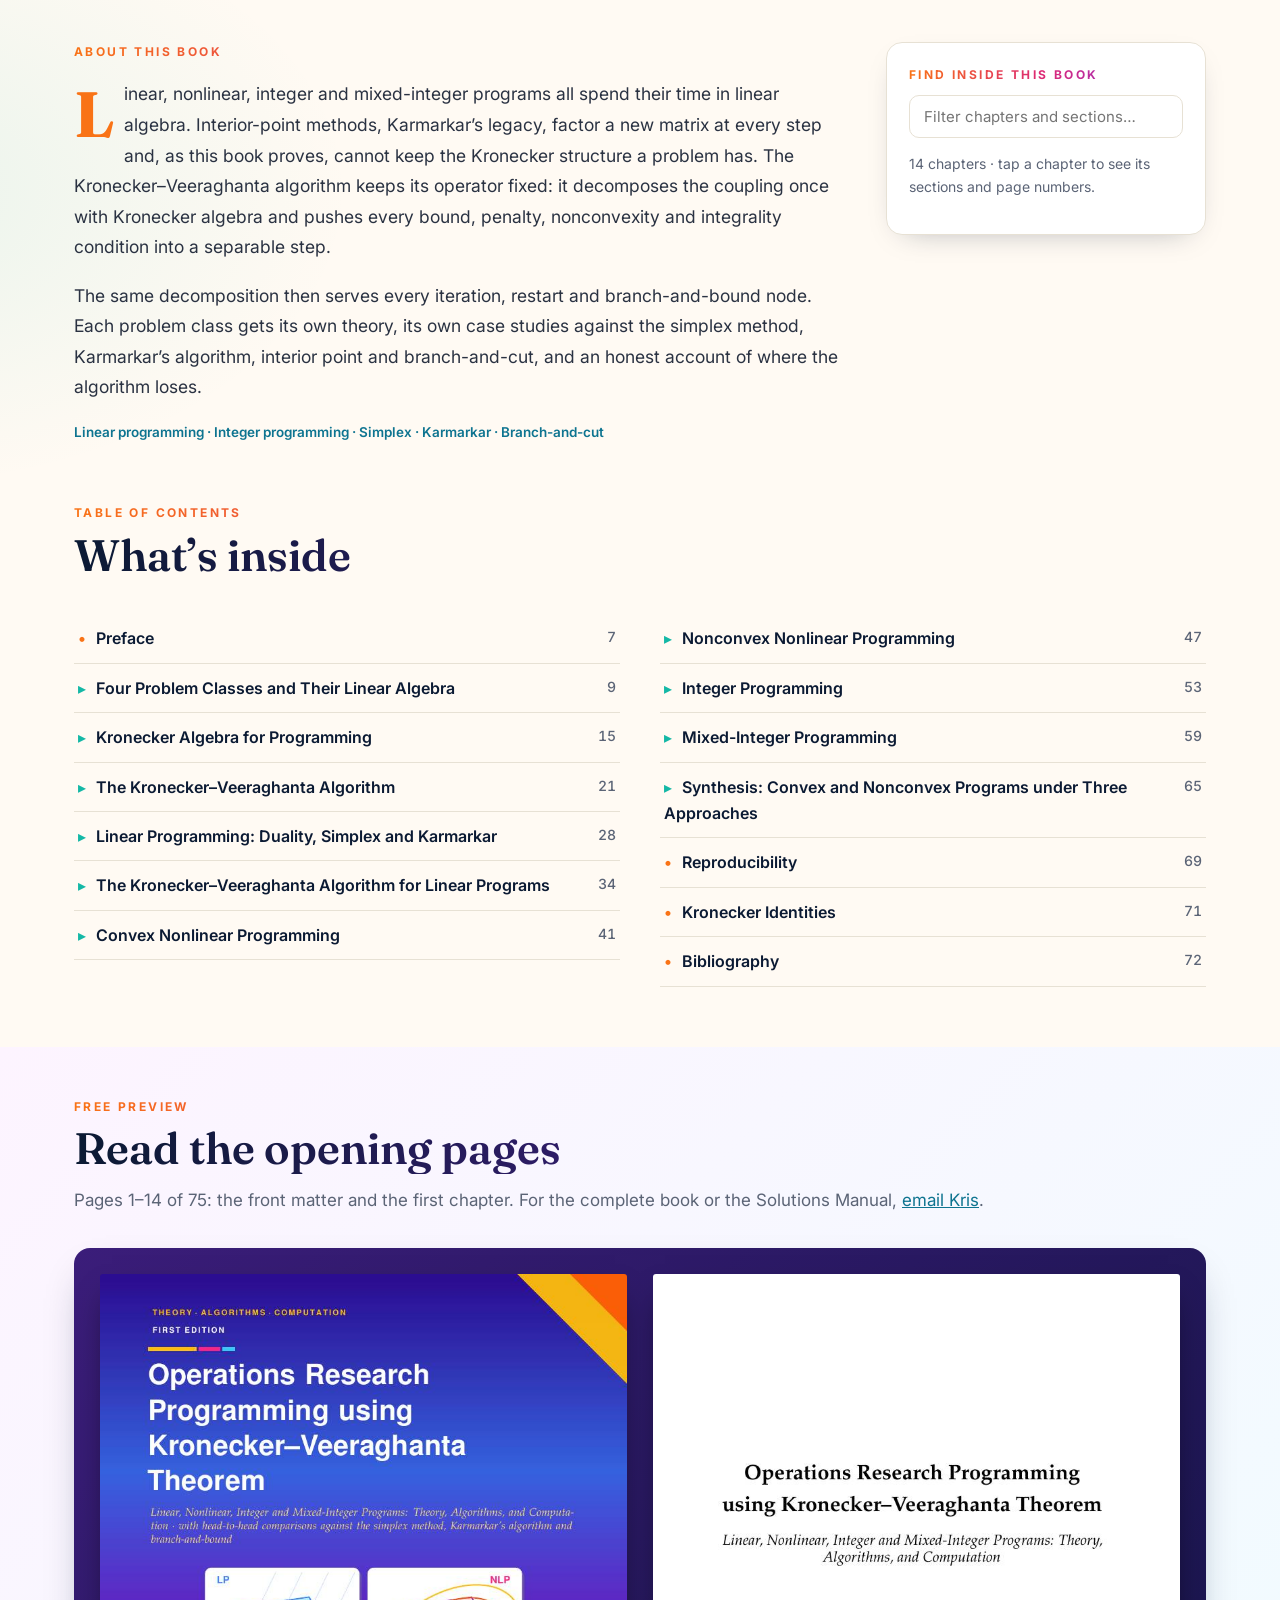
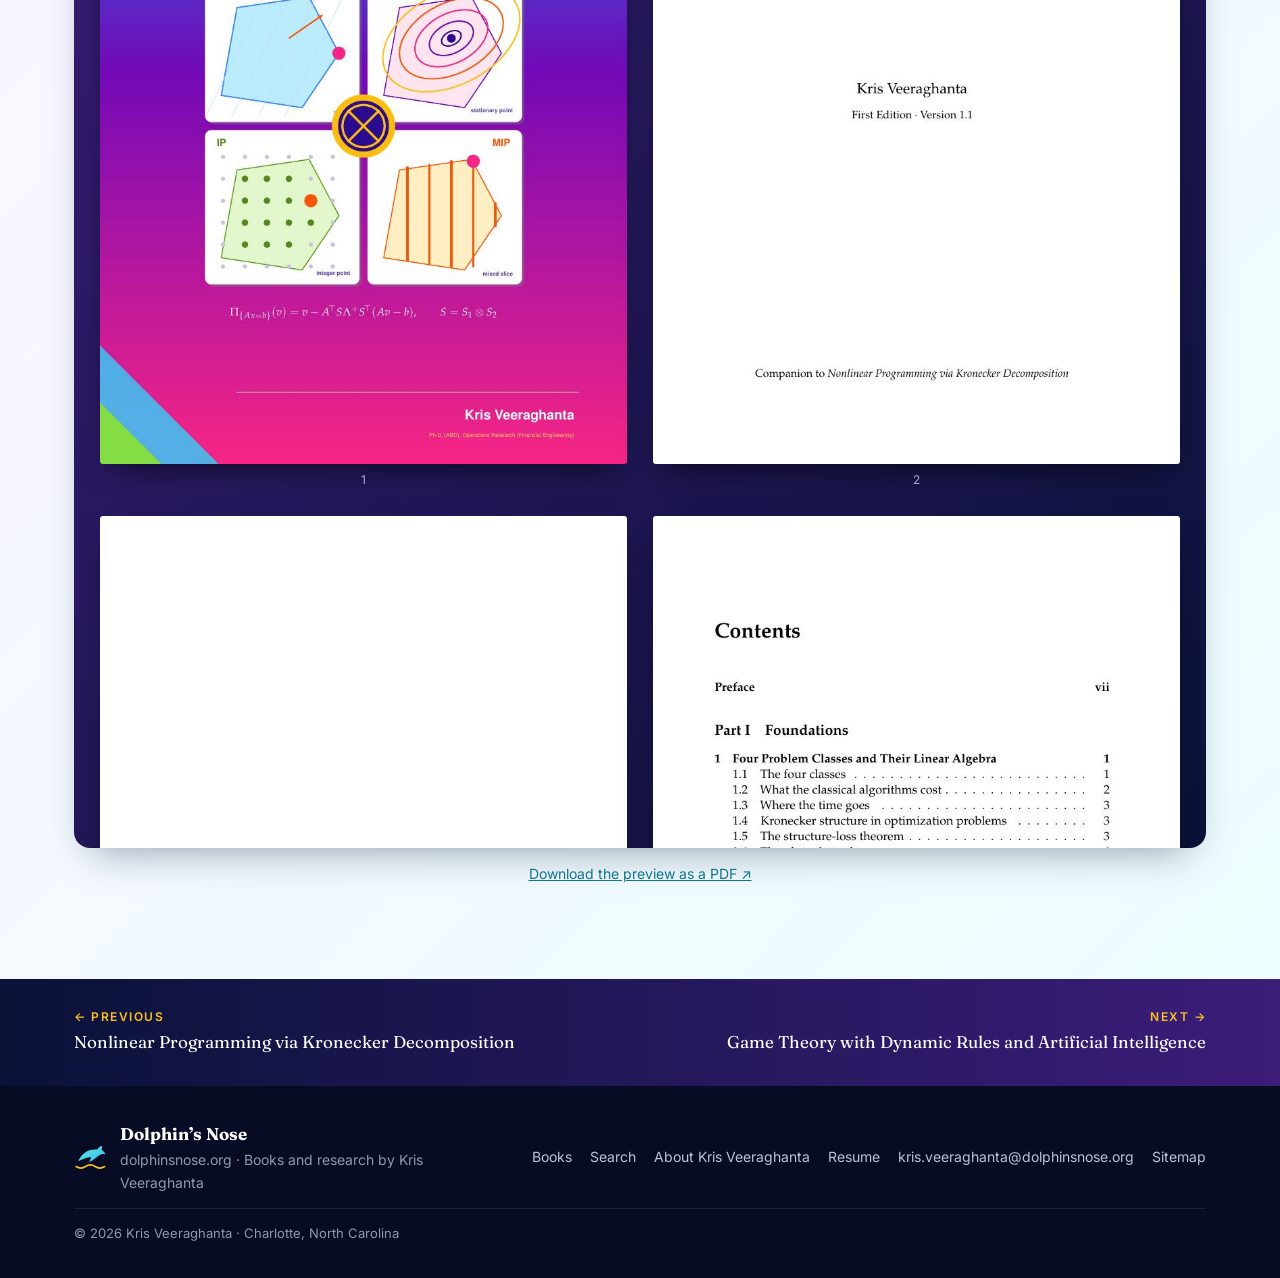
<file: books/or-programming.html>
<!DOCTYPE html>
<html lang="en">
<head>
<meta charset="utf-8">
<meta name="viewport" content="width=device-width, initial-scale=1">
<title>Operations Research Programming using Kronecker–Veeraghanta Theorem: LP · NLP · IP · MIP — by Kris Veeraghanta</title>
<meta name="description" content="One decomposition. Four kinds of program. Linear, nonlinear, integer and mixed-integer programs all spend their time in linear algebra. Interior-point methods, Karmarkar’s legacy, factor a new matrix at every step and, as this book proves, cannot keep the…">
<meta name="author" content="Kris Veeraghanta">
<meta name="keywords" content="Kris Veeraghanta, Operations Research Programming using Kronecker–Veeraghanta Theorem, Linear programming, Integer programming, Simplex, Karmarkar, Branch-and-cut, book, textbook">
<meta name="robots" content="index, follow, max-image-preview:large">
<link rel="canonical" href="https://dolphinsnose.org/books/or-programming.html">
<meta property="og:type" content="book">
<meta property="og:locale" content="en_US">
<meta name="twitter:title" content="Operations Research Programming using Kronecker–Veeraghanta Theorem: LP · NLP · IP · MIP — by Kris Veeraghanta">
<meta name="twitter:description" content="One decomposition. Four kinds of program. Linear, nonlinear, integer and mixed-integer programs all spend their time in linear algebra. Interior-point methods, Karmarkar’s legacy, factor a new matrix at every step and, as this book proves, cannot keep the…">
<meta name="twitter:image" content="https://dolphinsnose.org/img/or-programming-cover.jpg">
<link rel="alternate" type="text/plain" href="/llms.txt" title="LLM summary">
<meta property="og:site_name" content="Dolphin's Nose · Kris Veeraghanta">
<meta property="og:title" content="Operations Research Programming using Kronecker–Veeraghanta Theorem: LP · NLP · IP · MIP — by Kris Veeraghanta">
<meta property="og:description" content="One decomposition. Four kinds of program. Linear, nonlinear, integer and mixed-integer programs all spend their time in linear algebra. Interior-point methods, Karmarkar’s legacy, factor a new matrix at every step and, as this book proves, cannot keep the…">
<meta property="og:url" content="https://dolphinsnose.org/books/or-programming.html">
<meta property="og:image" content="https://dolphinsnose.org/img/or-programming-cover.jpg">
<meta name="twitter:card" content="summary_large_image">
<meta name="google-site-verification" content="7df3JsyQjXDO4Yy1PPxPUbqa0fzQI_dQc77vclcpmEM">
<meta name="theme-color" content="#0b1a33">
<link rel="icon" href="/img/favicon.svg" type="image/svg+xml">
<link rel="sitemap" type="application/xml" href="/sitemap.xml">
<link rel="preconnect" href="https://fonts.googleapis.com">
<link rel="preconnect" href="https://fonts.gstatic.com" crossorigin>
<link href="https://fonts.googleapis.com/css2?family=Fraunces:ital,opsz,wght@0,9..144,400;0,9..144,600;0,9..144,700;1,9..144,400&family=Inter:wght@400;500;600;700&display=swap" rel="stylesheet">
<link rel="stylesheet" href="../style.css">
<script type="application/ld+json">[{"@context": "https://schema.org", "@type": "WebSite", "name": "Dolphin's Nose — Kris Veeraghanta", "url": "https://dolphinsnose.org/", "potentialAction": {"@type": "SearchAction", "target": "https://dolphinsnose.org/search.html?q={search_term_string}", "query-input": "required name=search_term_string"}}, {"@context": "https://schema.org", "@type": "Person", "@id": "https://dolphinsnose.org/#kris", "name": "Kris Veeraghanta", "givenName": "Kris", "familyName": "Veeraghanta", "url": "https://dolphinsnose.org/about.html", "image": "https://dolphinsnose.org/img/kris-veeraghanta.jpg", "email": "mailto:kris.veeraghanta@dolphinsnose.org", "jobTitle": "Risk executive, quantitative modeler and author", "description": "Kris Veeraghanta is a risk executive, quantitative modeler and author with more than 30 years in financial risk management at Bank of America, Wells Fargo, the Federal Reserve Bank of Cleveland, JPMorgan, Merrill Lynch and KPMG.", "address": {"@type": "PostalAddress", "addressLocality": "Charlotte", "addressRegion": "NC", "addressCountry": "US"}, "alumniOf": {"@type": "CollegeOrUniversity", "name": "The Ohio State University"}, "hasCredential": "Ph.D. (ABD), Operations Research (Financial Engineering), Ohio State", "knowsAbout": ["Operational risk", "Credit risk", "Market risk", "Country risk", "Option pricing", "Copulas", "Vine copulas", "Monte Carlo simulation", "Stress testing", "Model risk management", "Basel III", "Artificial intelligence in risk management", "Game theory", "Nonlinear programming", "Operations research"]}, {"@context": "https://schema.org", "@type": "Book", "name": "Operations Research Programming using Kronecker–Veeraghanta Theorem", "alternativeHeadline": "LP · NLP · IP · MIP", "author": {"@type": "Person", "@id": "https://dolphinsnose.org/#kris", "name": "Kris Veeraghanta", "url": "https://dolphinsnose.org/about.html"}, "publisher": {"@type": "Person", "name": "Kris Veeraghanta"}, "datePublished": "2026", "genre": "Optimization & operations research", "isAccessibleForFree": false, "workExample": {"@type": "Book", "bookFormat": "https://schema.org/EBook", "numberOfPages": 75}, "bookFormat": "https://schema.org/EBook", "numberOfPages": 75, "inLanguage": "en-US", "bookEdition": "First edition · Version 1.1 · November 2026", "image": "https://dolphinsnose.org/img/or-programming-cover.jpg", "url": "https://dolphinsnose.org/books/or-programming.html", "description": "Linear, nonlinear, integer and mixed-integer programs all spend their time in linear algebra. Interior-point methods, Karmarkar’s legacy, factor a new matrix at every step and, as this book proves, cannot keep the Kronecker structure a problem has. The Kronecker–Veeraghanta algorithm keeps its operator fixed: it decomposes the coupling once with Kronecker algebra and pushes every bound, penalty, nonconvexity and integrality condition into a separable step. The same decomposition then serves every iteration, restart and branch-and-bound node. Each problem class gets its own theory, its own case studies against the simplex method, Karmarkar’s algorithm, interior point and branch-and-cut, and an honest account of where the algorithm loses.", "keywords": "Linear programming, Integer programming, Simplex, Karmarkar, Branch-and-cut"}, {"@context": "https://schema.org", "@type": "BreadcrumbList", "itemListElement": [{"@type": "ListItem", "position": 1, "name": "Kris Veeraghanta", "item": "https://dolphinsnose.org/"}, {"@type": "ListItem", "position": 2, "name": "Books", "item": "https://dolphinsnose.org/#books"}, {"@type": "ListItem", "position": 3, "name": "Operations Research Programming using Kronecker–Veeraghanta Theorem", "item": "https://dolphinsnose.org/books/or-programming.html"}]}]</script>
</head>
<body>
<header class="nav"><div class="wrap">
  <a class="brand" href="../index.html" aria-label="Dolphin's Nose home"><svg class="mark" viewBox="0 0 64 64" aria-hidden="true"><defs><linearGradient id="dg" x1="0" y1="0" x2="1" y2="1"><stop offset="0" stop-color="#5eead4"/><stop offset="1" stop-color="#38bdf8"/></linearGradient></defs><path fill="url(#dg)" d="M8 40c6-15 20-24 36-22 2-4 6-7 10-7-1 3-2 6-1 8 4 2 6 5 6 8-4-1-7-1-10 1-7 4-12 11-21 13 3-3 4-6 4-9-8 1-15 4-24 8z"/><path d="M4 50c6 4 12 4 18 0s12-4 18 0 12 4 18 0" fill="none" stroke="#fbbf24" stroke-width="3" stroke-linecap="round"/></svg><span>Dolphin’s Nose</span></a>
  <nav><ul>
    <li><a href="../index.html#books">Books</a></li>
    <li class="hide-sm"><a href="../about.html">About Kris</a></li>
    <li><a href="../resume.html">Resume</a></li>
    <li class="hide-sm"><a href="../index.html#research">Research</a></li>
    <li><a href="../index.html#contact">Contact</a></li>
    <li><button class="search-btn" type="button" data-open-search aria-label="Search the site"><svg viewBox="0 0 24 24" width="16" height="16" aria-hidden="true"><circle cx="11" cy="11" r="7" fill="none" stroke="currentColor" stroke-width="2.2"/><path d="M20 20l-4.2-4.2" stroke="currentColor" stroke-width="2.2" stroke-linecap="round"/></svg><span class="hide-sm">Search</span><kbd class="hide-sm">/</kbd></button></li>
  </ul></nav>
</div></header>

<main class="book-page" data-book="or-programming">
<section class="book-hero">
  <div class="book-bg" style="background-image:url('../img/or-programming-cover.jpg')"></div>
  <div class="wrap book-hero-in">
    <a class="big-cover" href="../preview/or-programming-preview.pdf" target="_blank" rel="noopener"><img src="../img/or-programming-cover.jpg" alt="Cover of Operations Research Programming using Kronecker–Veeraghanta Theorem" width="935" height="1323"></a>
    <div>
      <div class="crumbs"><a href="../index.html#books">Books</a> › Optimization &amp; operations research</div>
      <h1>Operations Research Programming using Kronecker–Veeraghanta Theorem</h1>
      <p class="sub">LP · NLP · IP · MIP</p>
      <p class="tagline">“One decomposition. Four kinds of program.”</p>
      <p class="byline">by <a href="../about.html">Kris Veeraghanta</a></p>
      <div class="meta"><span>Kris Veeraghanta</span><span>First edition · Version 1.1 · November 2026</span><span>75 pages</span></div>
      <div class="bstats"><div><b>1,046,529</b><span>unknowns, convex QP to 10⁻⁸</span></div><div><b>210×</b><span>faster than interior point</span></div><div><b>12×</b><span>faster than branch-and-cut</span></div></div>
      <div class="btns">
        <a class="btn primary" href="#preview">Read the preview</a>
        <a class="btn ghost" href="#contents">Contents</a>
        <a class="btn ghost" href="mailto:kris.veeraghanta@dolphinsnose.org?subject=Request:%20Operations%20Research%20Programming%20using%20Kronecker–Veeraghanta%20Theorem">Request the full book</a>
      </div>
    </div>
  </div>
  <svg class="waves" viewBox="0 0 1440 120" preserveAspectRatio="none" aria-hidden="true"><path d="M0 60 C 240 110 480 10 720 60 S 1200 110 1440 60 V120 H0Z" fill="currentColor" opacity=".35"/><path d="M0 80 C 260 120 520 40 760 80 S 1220 120 1440 84 V120 H0Z" fill="currentColor"/></svg>
</section>

<section class="book-body"><div class="wrap two">
  <article class="about-book">
    <div class="eyebrow">About this book</div>
    <p>Linear, nonlinear, integer and mixed-integer programs all spend their time in linear algebra. Interior-point methods, Karmarkar’s legacy, factor a new matrix at every step and, as this book proves, cannot keep the Kronecker structure a problem has. The Kronecker–Veeraghanta algorithm keeps its operator fixed: it decomposes the coupling once with Kronecker algebra and pushes every bound, penalty, nonconvexity and integrality condition into a separable step.</p><p>The same decomposition then serves every iteration, restart and branch-and-bound node. Each problem class gets its own theory, its own case studies against the simplex method, Karmarkar’s algorithm, interior point and branch-and-cut, and an honest account of where the algorithm loses.</p>
    <div class="kw">Linear programming · Integer programming · Simplex · Karmarkar · Branch-and-cut</div>
  </article>
  <aside class="toc-tools">
    <div class="eyebrow">Find inside this book</div>
    <input type="search" id="tocFilter" placeholder="Filter chapters and sections…" aria-label="Filter the table of contents">
    <p class="small">14 chapters · tap a chapter to see its sections and page numbers.</p>
  </aside>
</div></section>

<section id="contents" class="toc-sec"><div class="wrap">
  <div class="sec-head"><div class="eyebrow">Table of contents</div><h2>What’s inside</h2></div>
  <div class="toc" id="toc"><div class="ch leaf" id="preface"><span class="ct">Preface</span><span class="pg">7</span></div>
<details class="ch" id="four-problem-classes-and-their-linear-algebra"><summary><span class="ct">Four Problem Classes and Their Linear Algebra</span><span class="pg">9</span></summary><ul class="secs"><li><span>The four classes</span><span class="pg">9</span></li><li><span>What the classical algorithms cost</span><span class="pg">10</span></li><li><span>Where the time goes</span><span class="pg">11</span></li><li><span>Kronecker structure in optimization problems</span><span class="pg">11</span></li><li><span>The structure-loss theorem</span><span class="pg">11</span></li><li><span>The plan of attack</span><span class="pg">12</span></li></ul></details>
<details class="ch" id="kronecker-algebra-for-programming"><summary><span class="ct">Kronecker Algebra for Programming</span><span class="pg">15</span></summary><ul class="secs"><li><span>Kronecker facts from Volume I</span><span class="pg">15</span></li><li><span>Kronecker products</span><span class="pg">15</span></li><li><span>Rank-one Kronecker sums and the transportation operator</span><span class="pg">16</span></li><li><span>Exact affine projection</span><span class="pg">16</span></li><li><span>Graph projection</span><span class="pg">17</span></li><li><span>Proximal operators</span><span class="pg">18</span></li><li><span>Costs</span><span class="pg">19</span></li></ul></details>
<details class="ch" id="the-kroneckerveeraghanta-algorithm"><summary><span class="ct">The Kronecker–Veeraghanta Algorithm</span><span class="pg">21</span></summary><ul class="secs"><li><span>The algorithm</span><span class="pg">21</span></li><li><span>Convergence for convex programs</span><span class="pg">22</span></li><li><span>A mesh-independent linear rate for Kronecker quadratics</span><span class="pg">24</span></li><li><span>Certificates</span><span class="pg">25</span></li><li><span>Why not precondition the interior-point step?</span><span class="pg">25</span></li></ul></details>
<details class="ch" id="linear-programming-duality-simplex-and-karmarkar"><summary><span class="ct">Linear Programming: Duality, Simplex and Karmarkar</span><span class="pg">28</span></summary><ul class="secs"><li><span>Duality</span><span class="pg">28</span></li><li><span>Vertices and the simplex method</span><span class="pg">29</span></li><li><span>Karmarkar&#x27;s projective method</span><span class="pg">30</span></li><li><span>The affine-scaling form</span><span class="pg">31</span></li></ul></details>
<details class="ch" id="the-kroneckerveeraghanta-algorithm-for-linear-programs"><summary><span class="ct">The Kronecker–Veeraghanta Algorithm for Linear Programs</span><span class="pg">34</span></summary><ul class="secs"><li><span>Phase 1: kva-LP</span><span class="pg">34</span></li><li><span>Phase 2: crossover</span><span class="pg">35</span></li><li><span>Protocol</span><span class="pg">36</span></li><li><span>Case study LP-1: transportation</span><span class="pg">36</span></li><li><span>Case study LP-2: PDE-constrained 1 control</span><span class="pg">37</span></li><li><span>Case study LP-3: dense Kronecker 1 calibration</span><span class="pg">38</span></li><li><span>Summary for linear programs</span><span class="pg">39</span></li></ul></details>
<details class="ch" id="convex-nonlinear-programming"><summary><span class="ct">Convex Nonlinear Programming</span><span class="pg">41</span></summary><ul class="secs"><li><span>Optimality conditions</span><span class="pg">41</span></li><li><span>Traditional methods</span><span class="pg">42</span></li><li><span>The kva for convex quadratic programs</span><span class="pg">42</span></li><li><span>Case study C1: elastic-net control on the unit square</span><span class="pg">43</span></li><li><span>Case study C2: bounded minimum-variance portfolio</span><span class="pg">44</span></li><li><span>Convex versus nonconvex</span><span class="pg">45</span></li></ul></details>
<details class="ch" id="nonconvex-nonlinear-programming"><summary><span class="ct">Nonconvex Nonlinear Programming</span><span class="pg">47</span></summary><ul class="secs"><li><span>Stationarity</span><span class="pg">47</span></li><li><span>Weakly convex penalties</span><span class="pg">47</span></li><li><span>The kva for nonconvex programs</span><span class="pg">48</span></li><li><span>Traditional methods for nonconvex programs</span><span class="pg">50</span></li><li><span>Case study N1: MCP-sparse control</span><span class="pg">50</span></li></ul></details>
<details class="ch" id="integer-programming"><summary><span class="ct">Integer Programming</span><span class="pg">53</span></summary><ul class="secs"><li><span>Relaxations</span><span class="pg">53</span></li><li><span>Total unimodularity and the Kronecker transportation matrix</span><span class="pg">53</span></li><li><span>Branch and bound</span><span class="pg">55</span></li><li><span>The kva for nonconvex integer programs</span><span class="pg">55</span></li><li><span>Case study IP-1: integer transportation</span><span class="pg">56</span></li><li><span>Case study IP-2: integer least squares with a Kronecker design</span><span class="pg">57</span></li></ul></details>
<details class="ch" id="mixed-integer-programming"><summary><span class="ct">Mixed-Integer Programming</span><span class="pg">59</span></summary><ul class="secs"><li><span>Two formulations</span><span class="pg">59</span></li><li><span>Fixed charges are concave costs</span><span class="pg">59</span></li><li><span>Slope scaling with the kva engine</span><span class="pg">60</span></li><li><span>kva inside branch and bound</span><span class="pg">61</span></li><li><span>Cardinality: an exact projection</span><span class="pg">61</span></li><li><span>Case study MIP-1: fixed-charge transportation</span><span class="pg">62</span></li><li><span>Case study MIP-2: cardinality-constrained minimum variance</span><span class="pg">63</span></li></ul></details>
<details class="ch" id="synthesis-convex-and-nonconvex-programs-under-three-approach"><summary><span class="ct">Synthesis: Convex and Nonconvex Programs under Three Approaches</span><span class="pg">65</span></summary><ul class="secs"><li><span>What each approach guarantees</span><span class="pg">65</span></li><li><span>What each approach achieved</span><span class="pg">65</span></li><li><span>Convex versus nonconvex</span><span class="pg">65</span></li><li><span>Where kva does not win</span><span class="pg">66</span></li><li><span>A decision guide</span><span class="pg">67</span></li><li><span>Open problems</span><span class="pg">67</span></li></ul></details>
<div class="ch leaf" id="reproducibility"><span class="ct">Reproducibility</span><span class="pg">69</span></div>
<div class="ch leaf" id="kronecker-identities"><span class="ct">Kronecker Identities</span><span class="pg">71</span></div>
<div class="ch leaf" id="bibliography"><span class="ct">Bibliography</span><span class="pg">72</span></div></div>
  <p class="toc-empty" id="tocEmpty" hidden>No chapter or section matches that filter.</p>
</div></section>

<section id="preview" class="preview-sec"><div class="wrap">
  <div class="sec-head"><div class="eyebrow">Free preview</div><h2>Read the opening pages</h2>
  <p>Pages 1–14 of 75: the front matter and the first chapter. For the complete book or the Solutions Manual, <a href="mailto:kris.veeraghanta@dolphinsnose.org?subject=Request:%20Operations%20Research%20Programming%20using%20Kronecker–Veeraghanta%20Theorem">email Kris</a>.</p></div>
  <div class="reader" id="reader"><figure class="pg-img"><img src="../pages/or-programming/p-01.jpg" width="780" height="1170" loading="lazy" alt="Operations Research Programming using Kronecker–Veeraghanta Theorem, preview page 1"><figcaption>1</figcaption></figure><figure class="pg-img"><img src="../pages/or-programming/p-02.jpg" width="780" height="1170" loading="lazy" alt="Operations Research Programming using Kronecker–Veeraghanta Theorem, preview page 2"><figcaption>2</figcaption></figure><figure class="pg-img"><img src="../pages/or-programming/p-03.jpg" width="780" height="1170" loading="lazy" alt="Operations Research Programming using Kronecker–Veeraghanta Theorem, preview page 3"><figcaption>3</figcaption></figure><figure class="pg-img"><img src="../pages/or-programming/p-04.jpg" width="780" height="1170" loading="lazy" alt="Operations Research Programming using Kronecker–Veeraghanta Theorem, preview page 4"><figcaption>4</figcaption></figure><figure class="pg-img"><img src="../pages/or-programming/p-05.jpg" width="780" height="1170" loading="lazy" alt="Operations Research Programming using Kronecker–Veeraghanta Theorem, preview page 5"><figcaption>5</figcaption></figure><figure class="pg-img"><img src="../pages/or-programming/p-06.jpg" width="780" height="1170" loading="lazy" alt="Operations Research Programming using Kronecker–Veeraghanta Theorem, preview page 6"><figcaption>6</figcaption></figure><figure class="pg-img"><img src="../pages/or-programming/p-07.jpg" width="780" height="1170" loading="lazy" alt="Operations Research Programming using Kronecker–Veeraghanta Theorem, preview page 7"><figcaption>7</figcaption></figure><figure class="pg-img"><img src="../pages/or-programming/p-08.jpg" width="780" height="1170" loading="lazy" alt="Operations Research Programming using Kronecker–Veeraghanta Theorem, preview page 8"><figcaption>8</figcaption></figure><figure class="pg-img"><img src="../pages/or-programming/p-09.jpg" width="780" height="1170" loading="lazy" alt="Operations Research Programming using Kronecker–Veeraghanta Theorem, preview page 9"><figcaption>9</figcaption></figure><figure class="pg-img"><img src="../pages/or-programming/p-10.jpg" width="780" height="1170" loading="lazy" alt="Operations Research Programming using Kronecker–Veeraghanta Theorem, preview page 10"><figcaption>10</figcaption></figure><figure class="pg-img"><img src="../pages/or-programming/p-11.jpg" width="780" height="1170" loading="lazy" alt="Operations Research Programming using Kronecker–Veeraghanta Theorem, preview page 11"><figcaption>11</figcaption></figure><figure class="pg-img"><img src="../pages/or-programming/p-12.jpg" width="780" height="1170" loading="lazy" alt="Operations Research Programming using Kronecker–Veeraghanta Theorem, preview page 12"><figcaption>12</figcaption></figure><figure class="pg-img"><img src="../pages/or-programming/p-13.jpg" width="780" height="1170" loading="lazy" alt="Operations Research Programming using Kronecker–Veeraghanta Theorem, preview page 13"><figcaption>13</figcaption></figure><figure class="pg-img"><img src="../pages/or-programming/p-14.jpg" width="780" height="1170" loading="lazy" alt="Operations Research Programming using Kronecker–Veeraghanta Theorem, preview page 14"><figcaption>14</figcaption></figure></div>
  <p class="small center"><a href="../preview/or-programming-preview.pdf" target="_blank" rel="noopener">Download the preview as a PDF ↗</a></p>
</div></section>

<nav class="pager"><div class="wrap">
  <a href="decompose-pde.html"><span>← Previous</span>Nonlinear Programming via Kronecker Decomposition</a>
  <a href="game-theory.html" class="r"><span>Next →</span>Game Theory with Dynamic Rules and Artificial Intelligence</a>
</div></nav>
</main>
<footer><div class="wrap">
  <div class="f-brand"><svg class="mark" viewBox="0 0 64 64" aria-hidden="true"><defs><linearGradient id="dg" x1="0" y1="0" x2="1" y2="1"><stop offset="0" stop-color="#5eead4"/><stop offset="1" stop-color="#38bdf8"/></linearGradient></defs><path fill="url(#dg)" d="M8 40c6-15 20-24 36-22 2-4 6-7 10-7-1 3-2 6-1 8 4 2 6 5 6 8-4-1-7-1-10 1-7 4-12 11-21 13 3-3 4-6 4-9-8 1-15 4-24 8z"/><path d="M4 50c6 4 12 4 18 0s12-4 18 0 12 4 18 0" fill="none" stroke="#fbbf24" stroke-width="3" stroke-linecap="round"/></svg><div><b>Dolphin’s Nose</b><br><span>dolphinsnose.org · Books and research by Kris Veeraghanta</span></div></div>
  <div class="f-links"><a href="../index.html#books">Books</a><a href="../search.html">Search</a><a href="../about.html">About Kris Veeraghanta</a><a href="../resume.html">Resume</a><a href="mailto:kris.veeraghanta@dolphinsnose.org">kris.veeraghanta@dolphinsnose.org</a><a href="../sitemap.xml">Sitemap</a></div>
  <div class="f-copy">© 2026 Kris Veeraghanta · Charlotte, North Carolina</div>
</div></footer>
<div class="search-ov" id="searchOv" hidden>
  <div class="search-box" role="dialog" aria-modal="true" aria-label="Search the site">
    <div class="search-in"><svg viewBox="0 0 24 24" width="16" height="16" aria-hidden="true"><circle cx="11" cy="11" r="7" fill="none" stroke="currentColor" stroke-width="2.2"/><path d="M20 20l-4.2-4.2" stroke="currentColor" stroke-width="2.2" stroke-linecap="round"/></svg><input id="searchQ" type="search" placeholder="Search books, chapters and topics — try “copula”, “Iran”, “Nash”" autocomplete="off"><button type="button" class="esc" data-close-search>Esc</button></div>
    <div class="search-res" id="searchRes"></div>
  </div>
</div>
<script src="../search-index.js" defer></script>
<script src="../site.js" defer></script>
</body>
</html>
</file>
<file: style.css>
:root{
  --ink:#0b1a33; --ink-2:#13284d; --navy:#1e3a6e; --sea:#0e7490; --teal:#14b8a6; --aqua:#5eead4; --sky:#38bdf8;
  --sun:#fbbf24; --coral:#f97316; --rose:#e11d48; --violet:#7c3aed;
  --paper:#fbf8f2; --card:#ffffff; --text:#1d2433; --muted:#5b6476; --rule:#e7e1d4;
  --serif:'Fraunces',Georgia,serif; --sans:'Inter',system-ui,-apple-system,Segoe UI,sans-serif;
  --r:16px; --shadow:0 18px 40px -18px rgba(11,26,51,.45);
}
*{box-sizing:border-box}
html{scroll-behavior:smooth}
body{margin:0;background:var(--paper);color:var(--text);font:16px/1.65 var(--sans);-webkit-font-smoothing:antialiased}
img{max-width:100%;display:block}
a{color:var(--sea)}
.wrap{max-width:1180px;margin:0 auto;padding:0 24px}
.eyebrow{font-size:12px;letter-spacing:2.4px;text-transform:uppercase;font-weight:700;color:var(--coral)}
.sec-head{margin-bottom:34px}
.sec-head.center{text-align:center;max-width:720px;margin-left:auto;margin-right:auto}
.sec-head h2{font-family:var(--serif);font-weight:600;font-size:clamp(30px,4vw,44px);line-height:1.12;margin:8px 0 12px;color:var(--ink)}
.sec-head p{color:var(--muted);font-size:17px;margin:0}
.small{font-size:14px;color:var(--muted)}
.hide-sm{}
@media(max-width:700px){.hide-sm{display:none!important}}

/* nav */
.nav{position:sticky;top:0;z-index:50;background:rgba(11,26,51,.86);backdrop-filter:saturate(1.4) blur(12px);-webkit-backdrop-filter:saturate(1.4) blur(12px);border-bottom:1px solid rgba(255,255,255,.08)}
.nav .wrap{display:flex;align-items:center;justify-content:space-between;height:64px}
.brand{display:flex;align-items:center;gap:10px;color:#fff;text-decoration:none;font-family:var(--serif);font-size:20px;font-weight:600;letter-spacing:.2px}
.mark{width:34px;height:34px}
.nav ul{display:flex;align-items:center;gap:22px;list-style:none;margin:0;padding:0}
.nav a{color:#d6deeb;text-decoration:none;font-size:14.5px;font-weight:500}
.nav a:hover{color:var(--aqua)}
.search-btn{display:flex;align-items:center;gap:8px;background:rgba(255,255,255,.1);border:1px solid rgba(255,255,255,.18);color:#fff;border-radius:999px;padding:7px 12px;font:500 14px var(--sans);cursor:pointer}
.search-btn:hover{background:rgba(255,255,255,.18)}
.search-btn kbd{font:600 11px var(--sans);background:rgba(255,255,255,.15);border-radius:4px;padding:1px 6px}

/* hero */
.hero{position:relative;color:#fff;overflow:hidden;min-height:640px;display:flex;align-items:center;background:var(--ink)}
.hero-art{position:absolute;inset:0;width:100%;height:100%}
.hero::after{content:"";position:absolute;inset:0;background:linear-gradient(90deg,rgba(11,26,51,.88) 0%,rgba(11,26,51,.55) 45%,rgba(11,26,51,0) 75%)}
.hero-in{position:relative;z-index:2;padding:90px 24px 140px;width:100%}
.hero .eyebrow{color:var(--sun)}
.hero h1{font-family:var(--serif);font-weight:600;font-size:clamp(44px,7vw,82px);line-height:1.02;margin:14px 0 22px;letter-spacing:-.5px}
.hero h1 em{font-style:italic;background:linear-gradient(90deg,var(--aqua),var(--sky));-webkit-background-clip:text;background-clip:text;color:transparent}
.lede{font-size:clamp(17px,2vw,20px);color:#dbe4f2;max-width:620px;margin:0 0 30px}
.hero-search{display:flex;align-items:center;gap:10px;max-width:580px;background:#fff;border-radius:999px;padding:6px 6px 6px 18px;box-shadow:0 20px 50px -20px rgba(0,0,0,.6);color:var(--muted)}
.hero-search input{flex:1;border:0;outline:0;font:16px var(--sans);color:var(--text);background:transparent;min-width:0;padding:8px 0}
.hero-search button{border:0;background:linear-gradient(135deg,var(--coral),var(--rose));color:#fff;font:600 15px var(--sans);padding:12px 22px;border-radius:999px;cursor:pointer}
.hero-search.light{box-shadow:0 0 0 1px var(--rule),var(--shadow)}
.hero-stats{display:flex;gap:36px;margin-top:34px}
.hero-stats b{display:block;font-family:var(--serif);font-size:34px;line-height:1;color:var(--sun)}
.hero-stats span{font-size:13px;color:#b9c6da;letter-spacing:.4px}
.waves{position:absolute;left:0;right:0;bottom:-1px;width:100%;height:90px;color:var(--paper);z-index:3}

/* shelves */
.books-sec{padding:70px 0 90px}
.shelf{margin:0 0 58px}
.shelf-label{display:flex;align-items:center;gap:16px;margin:0 0 26px;font-family:var(--serif);font-weight:600;font-size:22px;color:var(--ink)}
.shelf-label::after{content:"";flex:1;height:2px;background:linear-gradient(90deg,var(--teal),var(--sky),transparent);border-radius:2px}
.covers{display:grid;grid-template-columns:repeat(auto-fill,minmax(210px,1fr));gap:34px}
.cover-card{position:relative;display:block;border-radius:6px 12px 12px 6px;overflow:hidden;aspect-ratio:210/297;box-shadow:inset 6px 0 0 rgba(0,0,0,.25),var(--shadow);transition:transform .35s cubic-bezier(.2,.8,.2,1),box-shadow .35s}
.cover-card img{width:100%;height:100%;object-fit:cover}
.cover-card::before{content:"";position:absolute;left:0;top:0;bottom:0;width:7px;background:linear-gradient(90deg,rgba(0,0,0,.35),rgba(255,255,255,.12));z-index:2}
.cover-card .sheen{position:absolute;inset:0;background:linear-gradient(115deg,transparent 35%,rgba(255,255,255,.28) 50%,transparent 65%);transform:translateX(-120%);transition:transform .8s}
.cover-card:hover{transform:translateY(-10px) rotate(-1deg);box-shadow:0 32px 60px -22px rgba(11,26,51,.65)}
.cover-card:hover .sheen{transform:translateX(120%)}
.cover-card:focus-visible{outline:3px solid var(--coral);outline-offset:4px}

/* about */
.about-sec{padding:90px 0;background:linear-gradient(180deg,#eef7f8,#f6f1e7)}
.about{display:grid;grid-template-columns:340px 1fr;gap:56px;align-items:center}
@media(max-width:860px){.about{grid-template-columns:1fr}}
.portrait{margin:0;position:relative}
.portrait img{border-radius:24px;box-shadow:var(--shadow);aspect-ratio:1}
.portrait::before{content:"";position:absolute;inset:-14px 14px 14px -14px;border-radius:28px;background:linear-gradient(135deg,var(--teal),var(--sky) 50%,var(--sun));z-index:-1;opacity:.9}
.portrait figcaption{font-size:13px;color:var(--muted);margin-top:14px;text-align:center}
.about h2{font-family:var(--serif);font-size:clamp(28px,3.5vw,40px);line-height:1.15;margin:8px 0 16px;color:var(--ink);font-weight:600}
.degree{color:var(--ink)}
.chips{display:flex;flex-wrap:wrap;gap:8px;margin-top:18px}
.chips span{font-size:13px;padding:6px 13px;border-radius:999px;background:#fff;border:1px solid #d9e7ea;color:#24506a}

/* research */
.research-sec{padding:90px 0}
.papers{display:grid;grid-template-columns:1fr 1fr;gap:24px}
@media(max-width:760px){.papers{grid-template-columns:1fr}}
.paper{background:var(--card);border-radius:var(--r);padding:28px;border-top:4px solid var(--teal);box-shadow:0 10px 30px -18px rgba(11,26,51,.35)}
.paper:nth-child(2){border-top-color:var(--coral)}
.paper .status{font-size:12px;letter-spacing:1.4px;text-transform:uppercase;font-weight:700;color:var(--sea)}
.paper h3{font-family:var(--serif);font-size:21px;margin:8px 0 8px;color:var(--ink);font-weight:600}
.paper p{margin:0;color:#3b4354}

/* contact */
.contact-sec{padding:90px 0 100px;background:radial-gradient(1200px 400px at 50% 0,#1e3a6e,var(--ink));color:#fff}
.contact-sec .sec-head h2{color:#fff}.contact-sec .sec-head p{color:#c3cede}
.contact-sec .eyebrow{color:var(--sun)}
.email-row{display:flex;flex-wrap:wrap;gap:16px;align-items:center;justify-content:center}
.addr{font-family:var(--serif);font-size:clamp(18px,3vw,28px);color:#fff;text-decoration:none;border-bottom:2px solid var(--aqua);word-break:break-all}
.copy{cursor:pointer;background:transparent;border:1px solid #5a6f93;color:#fff;border-radius:999px;padding:9px 18px;font:600 13px var(--sans)}
.copy:hover{border-color:var(--aqua)}

/* footer */
footer{background:#060f1f;color:#8d9ab0;font-size:14px;padding:34px 0}
footer .wrap{display:grid;grid-template-columns:1fr auto;gap:14px 24px;align-items:center}
.f-brand{display:flex;gap:12px;align-items:center}.f-brand b{color:#fff;font-family:var(--serif);font-size:17px}
.f-links{display:flex;flex-wrap:wrap;gap:18px}.f-links a{color:#b8c4d8;text-decoration:none}.f-links a:hover{color:var(--aqua)}
.f-copy{grid-column:1/-1;font-size:13px;border-top:1px solid #16243b;padding-top:14px}
@media(max-width:700px){footer .wrap{grid-template-columns:1fr}}

/* buttons */
.btns{display:flex;flex-wrap:wrap;gap:12px;margin-top:26px}
.btn{display:inline-block;padding:12px 22px;border-radius:999px;font-weight:600;font-size:14.5px;text-decoration:none}
.btn.primary{background:linear-gradient(135deg,var(--coral),var(--rose));color:#fff;box-shadow:0 10px 24px -10px rgba(225,29,72,.7)}
.btn.ghost{border:1px solid rgba(255,255,255,.4);color:#fff}
.btn.ghost:hover{background:rgba(255,255,255,.1)}

/* book page */
.book-hero{position:relative;color:#fff;overflow:hidden;background:var(--ink)}
.book-bg{position:absolute;inset:-40px;background-size:cover;background-position:center;filter:blur(38px) saturate(1.5) brightness(.55);transform:scale(1.1)}
.book-hero::after{content:"";position:absolute;inset:0;background:linear-gradient(180deg,rgba(11,26,51,.25),rgba(11,26,51,.65))}
.book-hero-in{position:relative;z-index:2;display:grid;grid-template-columns:360px 1fr;gap:56px;align-items:center;padding:64px 24px 130px}
@media(max-width:860px){.book-hero-in{grid-template-columns:1fr;gap:32px}.big-cover{max-width:300px;margin:0 auto}}
.big-cover img{border-radius:6px 14px 14px 6px;box-shadow:inset 6px 0 0 rgba(0,0,0,.25),0 40px 80px -30px rgba(0,0,0,.8);transition:transform .4s}
.big-cover:hover img{transform:translateY(-6px) rotate(-1deg)}
.crumbs{font-size:13px;color:#c6d2e4;margin-bottom:10px}.crumbs a{color:var(--aqua);text-decoration:none}
.book-hero h1{font-family:var(--serif);font-weight:600;font-size:clamp(30px,4.4vw,52px);line-height:1.08;margin:0 0 10px}
.book-hero .sub{font-family:var(--serif);font-style:italic;font-size:clamp(18px,2.2vw,24px);color:var(--sun);margin:0 0 16px}
.tagline{font-size:18px;color:#e6ecf5;margin:0 0 18px;max-width:640px}
.meta{display:flex;flex-wrap:wrap;gap:8px}
.meta span{font-size:13px;padding:5px 12px;border-radius:999px;background:rgba(255,255,255,.12);border:1px solid rgba(255,255,255,.18)}
.bstats{display:flex;flex-wrap:wrap;gap:30px;margin-top:26px}
.bstats b{display:block;font-family:var(--serif);font-size:30px;line-height:1.05;color:var(--aqua)}
.bstats span{font-size:13px;color:#c3cede}
.book-body{padding:60px 0 20px}
.two{display:grid;grid-template-columns:1fr 320px;gap:48px;align-items:start}
@media(max-width:860px){.two{grid-template-columns:1fr}}
.about-book p{font-size:17.5px;line-height:1.75;color:#2a3242}
.about-book p:first-of-type::first-letter{font-family:var(--serif);float:left;font-size:64px;line-height:.9;padding:6px 10px 0 0;color:var(--coral);font-weight:700}
.kw{margin-top:18px;font-size:13.5px;color:var(--sea);font-weight:600}
.toc-tools{position:sticky;top:90px;background:var(--card);border-radius:var(--r);padding:22px;box-shadow:0 10px 30px -18px rgba(11,26,51,.4);border:1px solid var(--rule)}
.toc-tools input{width:100%;margin-top:10px;padding:11px 14px;border-radius:10px;border:1px solid var(--rule);font:15px var(--sans);outline:none}
.toc-tools input:focus{border-color:var(--teal);box-shadow:0 0 0 3px rgba(20,184,166,.2)}
.toc-sec{padding:40px 0 60px}
.toc{columns:2 420px;column-gap:40px}
.part{break-inside:avoid;break-after:avoid;font-family:var(--serif);font-size:20px;color:var(--ink);margin:22px 0 10px;padding:10px 14px;border-radius:10px;background:linear-gradient(90deg,#e0f7f4,#fff3e0);display:flex;justify-content:space-between}
.ch{break-inside:avoid;border-bottom:1px solid var(--rule)}
.ch summary,.ch.leaf{display:flex;justify-content:space-between;gap:12px;padding:11px 4px;cursor:pointer;list-style:none;font-weight:600;color:var(--ink)}
.ch.leaf{cursor:default}
.ch summary::-webkit-details-marker{display:none}
.ch summary .ct::before{content:"▸";display:inline-block;width:18px;color:var(--teal);transition:transform .2s}
.ch[open] summary .ct::before{transform:rotate(90deg)}
.ch.leaf .ct::before{content:"•";display:inline-block;width:18px;color:var(--coral)}
.ch summary:hover{color:var(--sea)}
.pg{font-weight:500;color:var(--muted);font-variant-numeric:tabular-nums;font-size:14px;white-space:nowrap}
.secs{list-style:none;margin:0 0 10px;padding:0 0 0 22px}
.secs li{display:flex;justify-content:space-between;gap:12px;padding:4px 0;font-size:15px;color:#3b4354;border-bottom:1px dashed #efe9dd}
.ch.hit>summary,.ch.leaf.hit,.secs li.hit{background:#fff6d6}
.toc-empty{color:var(--muted)}
.preview-sec{padding:50px 0 80px;background:linear-gradient(180deg,#f6f1e7,#eaf4f6)}
.pdf-frame{height:min(88vh,1000px);border-radius:var(--r);overflow:hidden;box-shadow:var(--shadow);background:#334155;border:1px solid var(--rule)}
.pdf-frame object{display:block}
.nopdf{color:#fff;padding:30px}.nopdf a{color:var(--aqua)}
.pager{background:var(--ink);padding:30px 0}
.pager .wrap{display:flex;justify-content:space-between;gap:20px}
.pager a{color:#fff;text-decoration:none;font-family:var(--serif);font-size:17px;max-width:45%}
.pager a span{display:block;font:600 12px var(--sans);letter-spacing:1.5px;text-transform:uppercase;color:var(--sun);margin-bottom:4px}
.pager a.r{text-align:right}

/* search overlay */
.search-ov{position:fixed;inset:0;z-index:100;background:rgba(6,15,31,.6);backdrop-filter:blur(6px);display:flex;justify-content:center;align-items:flex-start;padding:9vh 16px}
.search-ov[hidden]{display:none}
.search-box{width:min(720px,100%);background:#fff;border-radius:18px;box-shadow:0 40px 90px -30px rgba(0,0,0,.7);overflow:hidden}
.search-in{display:flex;align-items:center;gap:12px;padding:16px 18px;border-bottom:1px solid var(--rule);color:var(--muted)}
.search-in input{flex:1;border:0;outline:0;font:18px var(--sans);color:var(--text)}
.esc{border:1px solid var(--rule);background:#f6f4ef;border-radius:6px;font:600 12px var(--sans);padding:4px 8px;cursor:pointer;color:var(--muted)}
.search-res{max-height:62vh;overflow:auto;padding:8px}
.search-res.page{max-height:none;padding:20px 0}
.sr-group{margin:6px 0 12px}
.sr-book{display:flex;align-items:center;gap:12px;padding:8px 10px;font-weight:700;color:var(--ink);text-decoration:none;border-radius:10px}
.sr-book img{width:34px;border-radius:3px;box-shadow:0 4px 10px -4px rgba(0,0,0,.4)}
.sr-item{display:flex;justify-content:space-between;gap:14px;padding:8px 12px 8px 56px;border-radius:10px;text-decoration:none;color:#2a3242;font-size:15px}
.sr-item small{display:block;color:var(--muted);font-size:12.5px}
.sr-item:hover,.sr-item.on,.sr-book:hover{background:#eef8f7}
.sr-item .pg{align-self:center}
mark{background:#fde68a;color:inherit;border-radius:3px;padding:0 1px}
.sr-none,.sr-hint{padding:22px;color:var(--muted)}
.search-page{padding:60px 0 80px;min-height:60vh}
.notfound{padding:90px 24px;min-height:60vh}.notfound h1{font-family:var(--serif);font-size:48px;color:var(--ink)}
.center{text-align:center}
.reader{display:grid;grid-template-columns:repeat(auto-fill,minmax(360px,1fr));gap:26px;max-height:1200px;overflow:auto;padding:26px;border-radius:var(--r);background:linear-gradient(135deg,#1e3a6e,#0b1a33);box-shadow:var(--shadow)}
.pg-img{margin:0;position:relative}
.pg-img img{width:100%;height:auto;background:#fff;border-radius:3px;box-shadow:0 14px 30px -12px rgba(0,0,0,.7)}
.pg-img figcaption{text-align:center;color:#9fb0cc;font-size:12px;margin-top:6px}
@media(max-width:600px){.reader{grid-template-columns:1fr;padding:14px;max-height:none}}
.covers{grid-template-columns:repeat(4,1fr)}
@media(max-width:980px){.covers{grid-template-columns:repeat(3,1fr)}}
@media(max-width:700px){.covers{grid-template-columns:repeat(2,1fr);gap:20px}}
.hero-name{display:block;font-family:var(--sans);font-size:clamp(16px,2vw,20px);font-weight:600;letter-spacing:3px;text-transform:uppercase;color:var(--aqua);margin-bottom:10px}
.byline{margin:-6px 0 14px;color:#dbe4f2}.byline a{color:var(--aqua);text-decoration:none;font-weight:600}
.more{font-weight:600;color:var(--sea);text-decoration:none}
.about-page .about-sec{padding-top:70px}
.about-h1{font-family:var(--serif);font-size:clamp(38px,5vw,56px);margin:6px 0 10px;color:var(--ink);font-weight:600}
.lead{font-size:19px;color:#2a3242}
.booklist{list-style:none;padding:0;margin:0;display:grid;gap:18px}
.booklist li{display:flex;gap:18px;align-items:center;background:var(--card);padding:14px;border-radius:14px;box-shadow:0 10px 30px -20px rgba(11,26,51,.4)}
.booklist img{border-radius:3px 6px 6px 3px;box-shadow:0 8px 18px -8px rgba(0,0,0,.5)}
.booklist a{color:var(--ink);text-decoration:none}.booklist span{color:var(--muted);font-size:14.5px}
.btn.outline{border:1px solid var(--sea);color:var(--sea)}
.btn.outline:hover{background:#e6f5f4}
.resume-hero{position:relative;z-index:2;padding:60px 24px 120px}
.resume-hero h1{font-family:var(--serif);font-weight:600;font-size:clamp(34px,5vw,56px);margin:0 0 10px}
.resume-reader{grid-template-columns:repeat(auto-fill,minmax(420px,1fr));max-height:none}

/* === vivid theme === */
:root{--magenta:#db2777;--grape:#7c3aed;--lime:#84cc16;--paper:#fffaf3}
body{background:
  radial-gradient(900px 500px at 105% 8%,rgba(236,72,153,.08),transparent 60%),
  radial-gradient(800px 500px at -10% 40%,rgba(20,184,166,.09),transparent 60%),
  radial-gradient(900px 600px at 110% 75%,rgba(124,58,237,.07),transparent 60%),var(--paper)}
.eyebrow{background:linear-gradient(90deg,var(--coral),var(--magenta),var(--grape));-webkit-background-clip:text;background-clip:text;color:transparent}
.hero .eyebrow,.contact-sec .eyebrow{background:none;color:var(--sun)}
.sec-head h2{background:linear-gradient(90deg,var(--ink),#3b1d7a 60%,var(--magenta));-webkit-background-clip:text;background-clip:text;color:transparent}
.nav{background:linear-gradient(90deg,rgba(10,18,56,.9),rgba(59,29,122,.88),rgba(10,18,56,.9))}
.nav::after{content:"";position:absolute;left:0;right:0;bottom:-1px;height:2px;background:linear-gradient(90deg,var(--teal),var(--sky),var(--grape),var(--magenta),var(--coral),var(--sun))}

/* hero */
.hero::after{background:linear-gradient(90deg,rgba(10,18,56,.86) 0%,rgba(10,18,56,.5) 45%,rgba(10,18,56,0) 75%)}
.hero h1 em{background:linear-gradient(90deg,#5eead4,#38bdf8 40%,#e879f9 80%,#fb7185);-webkit-background-clip:text;background-clip:text;background-size:200% auto;animation:shine 6s linear infinite}
@keyframes shine{to{background-position:200% center}}
.aurora .a1{animation:drift 14s ease-in-out infinite alternate}
.aurora .a2{animation:drift 18s ease-in-out infinite alternate-reverse}
@keyframes drift{from{transform:translateX(-60px)}to{transform:translateX(80px)}}
.stars circle{animation:twinkle 3s ease-in-out infinite}
.stars circle:nth-child(2n){animation-delay:1.1s}.stars circle:nth-child(3n){animation-delay:2s}
@keyframes twinkle{50%{opacity:.25}}
.leap{transform-box:fill-box;transform-origin:center}
.leap.l1{animation:bob 4.5s ease-in-out infinite}
.leap.l2{animation:bob 5.5s ease-in-out .8s infinite}
@keyframes bob{50%{transform:translate(6px,-12px) rotate(-4deg)}}
.hero-stats.vivid{gap:14px;flex-wrap:wrap}
.hero-stats.vivid>div{padding:12px 18px;border-radius:16px;background:rgba(255,255,255,.08);border:1px solid rgba(255,255,255,.16);backdrop-filter:blur(6px);min-width:110px}
.hero-stats.vivid>div:nth-child(1) b{color:#5eead4}
.hero-stats.vivid>div:nth-child(2) b{color:#f9a8d4}
.hero-stats.vivid>div:nth-child(3) b{color:var(--sun)}
.hero-search button,.btn.primary{background:linear-gradient(135deg,#f97316,#db2777 55%,#7c3aed);background-size:150% 150%;transition:background-position .4s,transform .2s}
.hero-search button:hover,.btn.primary:hover{background-position:100% 0;transform:translateY(-1px)}
@media (prefers-reduced-motion:reduce){*{animation:none!important;transition:none!important}}

/* topics */
.topics-sec{padding:74px 0 10px}
.topics{display:grid;grid-template-columns:repeat(3,1fr);gap:22px}
@media(max-width:900px){.topics{grid-template-columns:repeat(2,1fr)}}
@media(max-width:560px){.topics{grid-template-columns:1fr}}
.topic{position:relative;display:flex;flex-direction:column;padding:24px 24px 22px;border-radius:22px;color:#fff;text-decoration:none;overflow:hidden;box-shadow:0 22px 44px -24px rgba(30,20,80,.6);transition:transform .3s cubic-bezier(.2,.8,.2,1),box-shadow .3s}
.topic::after{content:"";position:absolute;right:-40px;top:-40px;width:160px;height:160px;border-radius:50%;background:rgba(255,255,255,.14)}
.topic:hover{transform:translateY(-6px);box-shadow:0 30px 60px -24px rgba(30,20,80,.75)}
.t-art{display:block;width:120px;height:90px;margin-bottom:12px;position:relative;z-index:1;filter:drop-shadow(0 8px 12px rgba(0,0,0,.25));transition:transform .4s}
.topic:hover .t-art{transform:scale(1.08) rotate(-2deg)}
.topic h3{font-family:var(--serif);font-size:23px;font-weight:600;margin:0 0 6px;position:relative;z-index:1}
.topic p{margin:0 0 14px;color:rgba(255,255,255,.88);font-size:15px;line-height:1.55;position:relative;z-index:1}
.t-go{margin-top:auto;font-weight:700;font-size:14px;position:relative;z-index:1}
.t-rose{background:linear-gradient(135deg,#fb7185,#be123c)}
.t-violet{background:linear-gradient(135deg,#a78bfa,#6d28d9)}
.t-amber{background:linear-gradient(135deg,#fb923c,#c2410c)}
.t-sky{background:linear-gradient(135deg,#38bdf8,#1d4ed8)}
.t-teal{background:linear-gradient(135deg,#2dd4bf,#0f766e)}
.t-indigo{background:linear-gradient(135deg,#818cf8,#312e81)}

/* books */
.books-sec{position:relative}
.cover-card{box-shadow:inset 6px 0 0 rgba(0,0,0,.25),0 18px 40px -18px rgba(124,58,237,.55)}
.covers .cover-card:nth-child(6n+1):hover{box-shadow:0 30px 60px -20px rgba(225,29,72,.6)}
.covers .cover-card:nth-child(6n+2):hover{box-shadow:0 30px 60px -20px rgba(124,58,237,.6)}
.covers .cover-card:nth-child(6n+3):hover{box-shadow:0 30px 60px -20px rgba(249,115,22,.6)}
.covers .cover-card:nth-child(6n+4):hover{box-shadow:0 30px 60px -20px rgba(14,165,233,.6)}
.covers .cover-card:nth-child(6n+5):hover{box-shadow:0 30px 60px -20px rgba(20,184,166,.6)}
.covers .cover-card:nth-child(6n+6):hover{box-shadow:0 30px 60px -20px rgba(79,70,229,.6)}

/* about */
.portrait{isolation:isolate}
.about-sec{background:linear-gradient(135deg,#ecfeff 0%,#fdf4ff 50%,#fff7ed 100%)}
.portrait::before{background:conic-gradient(from 200deg,#14b8a6,#38bdf8,#7c3aed,#db2777,#f97316,#fbbf24,#14b8a6)}
.chips span{border:0;color:#fff;font-weight:600}
.chips span:nth-child(6n+1){background:#e11d48}.chips span:nth-child(6n+2){background:#7c3aed}
.chips span:nth-child(6n+3){background:#ea580c}.chips span:nth-child(6n+4){background:#0284c7}
.chips span:nth-child(6n+5){background:#0d9488}.chips span:nth-child(6n+6){background:#4f46e5}

/* research */
.paper{border-top:0;position:relative;overflow:hidden}
.paper::before{content:"";position:absolute;left:0;right:0;top:0;height:6px;background:linear-gradient(90deg,#14b8a6,#38bdf8,#7c3aed)}
.paper:nth-child(2)::before{background:linear-gradient(90deg,#f97316,#db2777,#7c3aed)}

/* contact */
.contact-sec{background:radial-gradient(700px 300px at 15% 0,rgba(219,39,119,.45),transparent 70%),radial-gradient(700px 320px at 90% 100%,rgba(20,184,166,.4),transparent 70%),linear-gradient(135deg,#0a1238,#3b1d7a)}

/* book pages */
.bstats b{background:linear-gradient(90deg,#5eead4,#f9a8d4);-webkit-background-clip:text;background-clip:text;color:transparent}
.part{background:linear-gradient(90deg,#ccfbf1,#fae8ff 55%,#ffedd5)}
.preview-sec{background:linear-gradient(135deg,#fdf4ff,#ecfeff)}
.reader{background:linear-gradient(135deg,#3b1d7a,#0a1238)}
.pager{background:linear-gradient(90deg,#0a1238,#3b1d7a)}
footer{background:#070b24}
@media(max-width:560px){
  .hero-stats.vivid{gap:8px;flex-wrap:nowrap}
  .hero-stats.vivid>div{min-width:0;flex:1;padding:10px 12px}
  .hero-stats.vivid b{font-size:26px}
  .topic{display:grid;grid-template-columns:84px 1fr;column-gap:14px;padding:18px}
  .t-art{width:84px;height:63px;grid-row:span 3;margin:0}
  .topic h3{font-size:20px}.topic p{font-size:14px;margin-bottom:8px}
}
</file>
